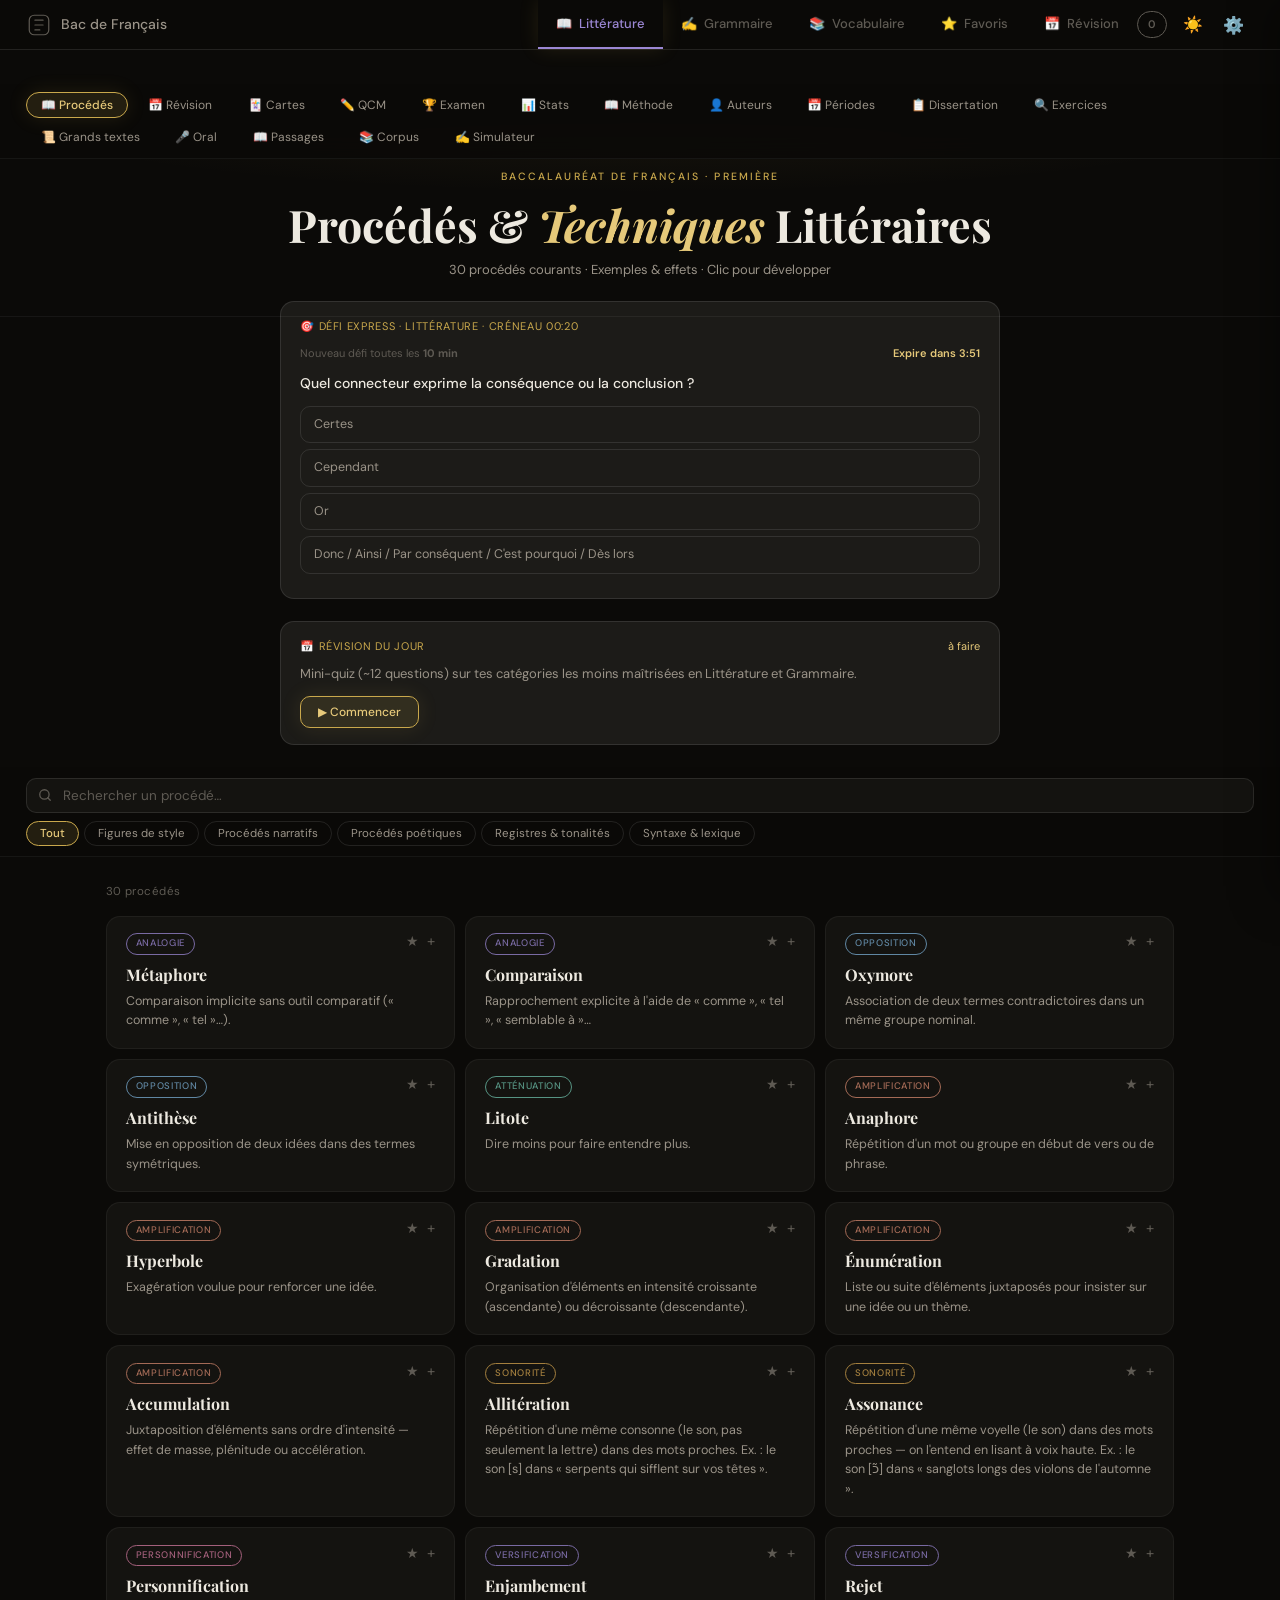
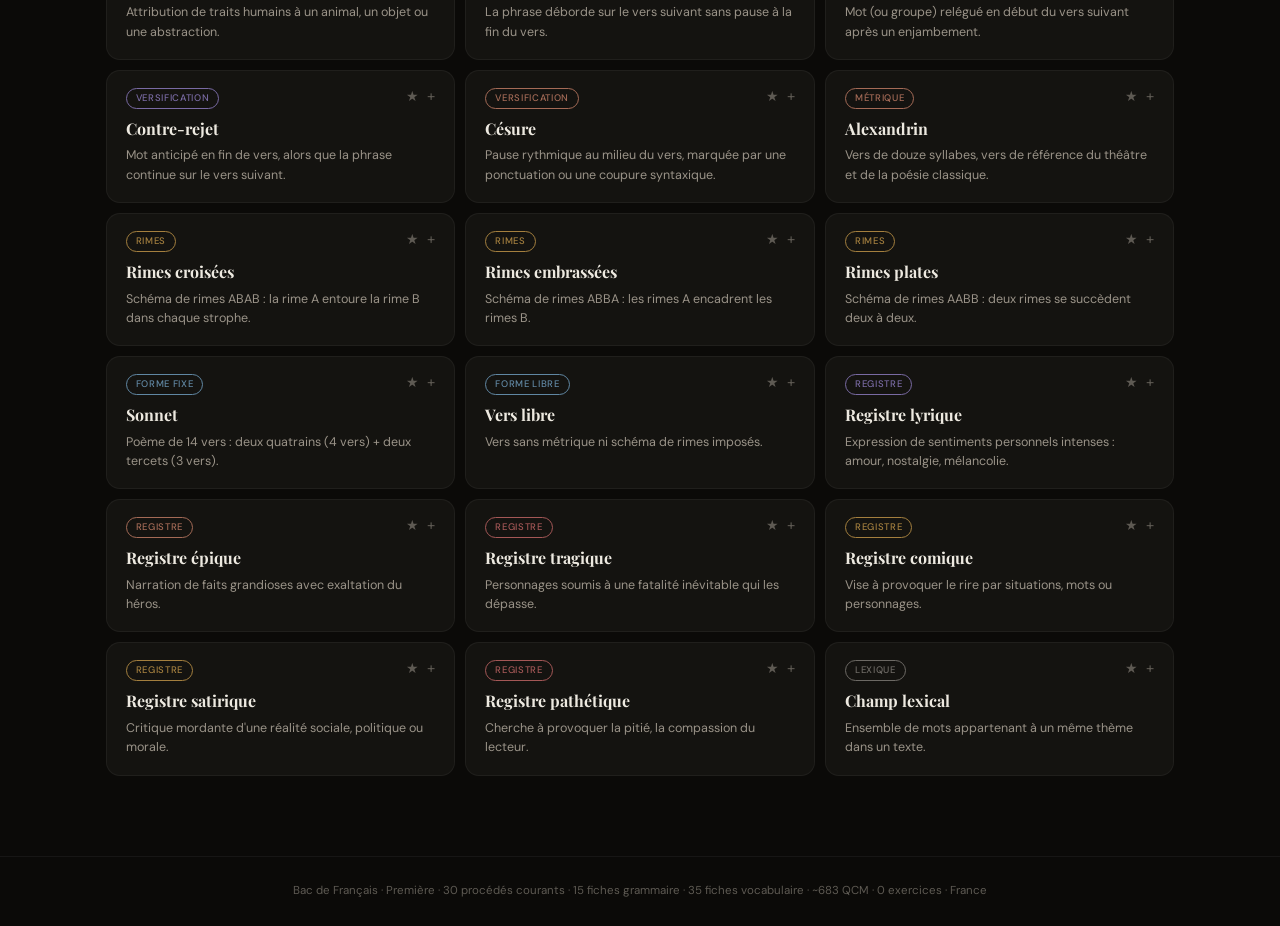
<file: index.html>
<!DOCTYPE html>
<html lang="fr">
<head>
  <meta charset="UTF-8">
  <meta name="viewport" content="width=device-width, initial-scale=1.0">
  <title>Bac de Français — Première</title>
  <link rel="manifest" href="manifest.json">
  <meta name="theme-color" content="#c9a84c">
  <link rel="icon" href="assets/favicon.svg" type="image/svg+xml">
  <link rel="preconnect" href="https://fonts.googleapis.com">
  <link rel="preconnect" href="https://fonts.gstatic.com" crossorigin>
  <link href="https://fonts.googleapis.com/css2?family=Playfair+Display:ital,wght@0,400;0,700;1,400&family=DM+Sans:opsz,wght@9..40,300;9..40,400;9..40,500&display=swap" rel="stylesheet">
  <link rel="stylesheet" href="css/styles.css">
</head>
<body>

<div class="bac-countdown-bar" id="bac-countdown-bar" role="status" aria-live="polite">
  <div class="bac-countdown-inner">
    <span class="bac-countdown-lbl">Passage · <strong>11 juin 2026 · 6h UTC</strong> <span class="bac-countdown-local">(8h Paris)</span></span>
    <span class="bac-countdown-val" id="bac-countdown-val">—</span>
  </div>
</div>
<script src="js/bac-countdown.js"></script>

<nav class="topnav">
  <a class="brand" href="#" onclick="return false" aria-label="Bac de Français">
    <svg class="brand-logo" width="26" height="26" viewBox="0 0 32 32" fill="none" aria-hidden="true">
      <rect x="4" y="4" width="24" height="24" rx="6" stroke="currentColor" stroke-width="1.5"/>
      <path d="M11 10h10M11 16h10M11 22h6" stroke="currentColor" stroke-width="1.5" stroke-linecap="round"/>
    </svg>
    <span class="brand-text">Bac de Français</span>
  </a>
  <span class="profile-nav-badge" id="profile-nav-badge" style="display:none" title="Profil"></span>
  <button class="matiere-tab on" id="mtab-proc" onclick="switchMatiere('proc')" aria-label="Matière Littérature">
    📖 <span class="mlabel">Littérature</span>
  </button>
  <button class="matiere-tab" id="mtab-gram" onclick="switchMatiere('gram')" aria-label="Matière Grammaire">
    ✍️ <span class="mlabel">Grammaire</span>
  </button>
  <button class="matiere-tab" id="mtab-vocab" onclick="switchMatiere('vocab')" aria-label="Matière Vocabulaire">
    📚 <span class="mlabel">Vocabulaire</span>
  </button>
  <button class="matiere-tab" id="mtab-fav" onclick="switchMatiere('fav')" aria-label="Favoris">
    ⭐ <span class="mlabel">Favoris</span>
  </button>
  <button class="matiere-tab daily-review-nav" id="daily-review-nav" onclick="openDailyReview()" aria-label="Révision du jour" title="Révision du jour">
    <span class="daily-nav-badge">📅</span> <span class="mlabel">Révision</span>
  </button>
  <span class="nav-streak" id="streak-badge" style="display:none" title="Série quotidienne"></span>
  <span class="nav-readiness" id="readiness-nav" style="display:none" title="Indice de préparation Bac"></span>
  <button class="icon-btn" id="theme-toggle" onclick="toggleTheme()" title="Thème clair / sombre" aria-label="Basculer le thème clair ou sombre">☀️</button>
  <button class="icon-btn" onclick="openSettings()" title="Paramètres" aria-label="Ouvrir les paramètres" style="font-size:17px">⚙️</button>
</nav>

<div id="settings-mount">
<div class="settings-overlay" id="settings-overlay" onclick="closeSettings()"></div>

<aside class="settings-panel" id="settings-panel">

  <div class="sp-header">
    <span class="sp-title">⚙️ Paramètres</span>
    <button class="sp-close" onclick="closeSettings()">✕</button>
  </div>

  <div class="sp-body">

    <!-- PRESETS -->
    <div class="sp-presets">
      <span class="sp-presets-lbl">Profils rapides :</span>
      <button class="sp-preset-btn" onclick="applySettingsPreset('full')">Complet</button>
      <button class="sp-preset-btn" onclick="applySettingsPreset('revision')">Révision</button>
      <button class="sp-preset-btn" onclick="applySettingsPreset('exam')">Examen</button>
      <button class="sp-preset-btn" onclick="applySettingsPreset('minimal')">Minimal</button>
      <button class="sp-preset-btn" onclick="applySettingsPreset('focus')">Focus</button>
      <button class="sp-preset-btn" onclick="applySettingsPreset('cosy')">Cosy</button>
      <button class="sp-preset-btn" onclick="applyCustomPreset()">Mon profil</button>
      <button class="sp-preset-btn sp-preset-save" onclick="saveCustomPreset()" title="Enregistrer tous les réglages actuels">💾 Sauver</button>
    </div>

    <div class="sp-tabs" id="sp-tabs">
      <button type="button" class="sp-tab on" data-tab="design" onclick="switchSettingsTab('design',this)">🎨 Design</button>
      <button type="button" class="sp-tab" data-tab="interface" onclick="switchSettingsTab('interface',this)">🖥 Interface</button>
      <button type="button" class="sp-tab" data-tab="profile" onclick="switchSettingsTab('profile',this)">👤 Profil</button>
      <button type="button" class="sp-tab" data-tab="learn" onclick="switchSettingsTab('learn',this)">📚 Apprendre</button>
      <button type="button" class="sp-tab" data-tab="data" onclick="switchSettingsTab('data',this)">💾 Données</button>
    </div>
    <div class="sp-search-wrap">
      <input type="search" class="sp-search" id="sp-search" placeholder="Rechercher un réglage…" autocomplete="off"
        oninput="filterSettingsPanel(this.value)">
    </div>

    <!-- APPARENCE -->
    <div class="sp-section" data-sp-tab="design">
      <div class="sp-section-title">🎨 Apparence</div>

      <div class="sp-preview" id="sp-preview"></div>

      <div class="sp-row">
        <div class="sp-label">Thème automatique (système)</div>
        <div class="sp-ctrl">
          <label class="toggle-sw">
            <input type="checkbox" id="sw-themeauto" onchange="applySetting('themeAuto',this.checked)">
            <span class="toggle-knob"></span>
          </label>
        </div>
      </div>

      <div class="sp-row">
        <div class="sp-label">Thème</div>
        <div class="sp-ctrl">
          <div class="seg-ctrl" id="seg-theme">
            <button class="seg-btn" data-val="dark"  onclick="applySetting('theme','dark',this)">🌙 Sombre</button>
            <button class="seg-btn" data-val="light" onclick="applySetting('theme','light',this)">☀️ Clair</button>
          </div>
        </div>
      </div>

      <div class="sp-row">
        <div class="sp-label">Couleur d'accent</div>
        <div class="sp-ctrl">
          <div class="accent-swatches" id="accent-swatches"></div>
          <input type="color" class="sp-color" id="inp-accent-custom" title="Couleur personnalisée"
            onchange="applyCustomAccent(this.value)">
        </div>
      </div>

      <div class="sp-row">
        <div class="sp-label">Style des cartes</div>
        <div class="sp-ctrl">
          <div class="seg-ctrl" id="seg-surface">
            <button class="seg-btn" data-val="default" onclick="applySetting('surfaceStyle','default',this)">Classique</button>
            <button class="seg-btn" data-val="glass" onclick="applySetting('surfaceStyle','glass',this)">Verre</button>
            <button class="seg-btn" data-val="flat" onclick="applySetting('surfaceStyle','flat',this)">Plat</button>
            <button class="seg-btn" data-val="soft" onclick="applySetting('surfaceStyle','soft',this)">Doux</button>
          </div>
        </div>
      </div>

      <div class="sp-row">
        <div class="sp-label">Coins arrondis</div>
        <div class="sp-ctrl">
          <div class="seg-ctrl" id="seg-radius">
            <button class="seg-btn" data-val="sharp" onclick="applySetting('borderRadius','sharp',this)">Vifs</button>
            <button class="seg-btn" data-val="normal" onclick="applySetting('borderRadius','normal',this)">Normal</button>
            <button class="seg-btn" data-val="round" onclick="applySetting('borderRadius','round',this)">Ronds</button>
          </div>
        </div>
      </div>

      <div class="sp-row">
        <div class="sp-label">En-têtes de page</div>
        <div class="sp-ctrl">
          <div class="seg-ctrl" id="seg-hero">
            <button class="seg-btn" data-val="minimal" onclick="applySetting('heroStyle','minimal',this)">Minimal</button>
            <button class="seg-btn" data-val="gradient" onclick="applySetting('heroStyle','gradient',this)">Dégradé</button>
            <button class="seg-btn" data-val="bold" onclick="applySetting('heroStyle','bold',this)">Marqué</button>
          </div>
        </div>
      </div>

      <div class="sp-row">
        <div class="sp-label">Lueur accent (or / couleur)</div>
        <div class="sp-ctrl">
          <label class="toggle-sw">
            <input type="checkbox" id="sw-accentglow" onchange="applySetting('accentGlow',this.checked)">
            <span class="toggle-knob"></span>
          </label>
        </div>
      </div>

      <div class="sp-row">
        <div class="sp-label">Barre compte à rebours Bac</div>
        <div class="sp-ctrl">
          <label class="toggle-sw">
            <input type="checkbox" id="sw-countdown" onchange="applySetting('showCountdownBar',this.checked)">
            <span class="toggle-knob"></span>
          </label>
        </div>
      </div>

      <div class="sp-row">
        <div class="sp-label">Onglets sous-nav</div>
        <div class="sp-ctrl">
          <div class="seg-ctrl" id="seg-navstyle">
            <button class="seg-btn" data-val="default" onclick="applySetting('navStyle','default',this)">Classique</button>
            <button class="seg-btn" data-val="pills" onclick="applySetting('navStyle','pills',this)">Capsules</button>
          </div>
        </div>
      </div>

      <div class="sp-row">
        <div class="sp-label">Fond de page</div>
        <div class="sp-ctrl">
          <div class="seg-ctrl" id="seg-background">
            <button class="seg-btn" data-val="default" onclick="applySetting('backgroundStyle','default',this)">Uni</button>
            <button class="seg-btn" data-val="subtle" onclick="applySetting('backgroundStyle','subtle',this)">Grain</button>
            <button class="seg-btn" data-val="gradient" onclick="applySetting('backgroundStyle','gradient',this)">Dégradé</button>
            <button class="seg-btn" data-val="plain" onclick="applySetting('backgroundStyle','plain',this)">Plat</button>
          </div>
        </div>
      </div>

      <div class="sp-row">
        <div class="sp-label">Couleurs par matière (nav)</div>
        <div class="sp-ctrl">
          <label class="toggle-sw">
            <input type="checkbox" id="sw-matierecolors" onchange="applySetting('matiereColors',this.checked)">
            <span class="toggle-knob"></span>
          </label>
        </div>
      </div>

      <div class="sp-row">
        <div class="sp-label">Bordures des cartes</div>
        <div class="sp-ctrl">
          <div class="seg-ctrl" id="seg-cardborder">
            <button class="seg-btn" data-val="normal" onclick="applySetting('cardBorder','normal',this)">Normal</button>
            <button class="seg-btn" data-val="accent" onclick="applySetting('cardBorder','accent',this)">Accent</button>
            <button class="seg-btn" data-val="minimal" onclick="applySetting('cardBorder','minimal',this)">Minimal</button>
          </div>
        </div>
      </div>

      <div class="sp-row">
        <div class="sp-label">Taille du texte</div>
        <div class="sp-ctrl">
          <div class="seg-ctrl" id="seg-fontsize">
            <button class="seg-btn" data-val="0" onclick="applySetting('fontSize',0,this)">A−</button>
            <button class="seg-btn" data-val="1" onclick="applySetting('fontSize',1,this)">A</button>
            <button class="seg-btn" data-val="2" onclick="applySetting('fontSize',2,this)">A+</button>
          </div>
        </div>
      </div>

      <div class="sp-row">
        <div class="sp-label">Densité d'affichage</div>
        <div class="sp-ctrl">
          <div class="seg-ctrl" id="seg-density">
            <button class="seg-btn" data-val="compact"  onclick="applySetting('density','compact',this)">Compact</button>
            <button class="seg-btn" data-val="normal"   onclick="applySetting('density','normal',this)">Normal</button>
            <button class="seg-btn" data-val="spacious" onclick="applySetting('density','spacious',this)">Aéré</button>
          </div>
        </div>
      </div>

      <div class="sp-row">
        <div class="sp-label">Animations</div>
        <div class="sp-ctrl">
          <label class="toggle-sw">
            <input type="checkbox" id="sw-animations" onchange="applySetting('animations',this.checked)">
            <span class="toggle-knob"></span>
          </label>
        </div>
      </div>

      <div class="sp-row">
        <div class="sp-label">Police</div>
        <div class="sp-ctrl">
          <div class="seg-ctrl" id="seg-fontfamily">
            <button class="seg-btn" data-val="default" onclick="applySetting('fontFamily','default',this)">Mixte</button>
            <button class="seg-btn" data-val="serif" onclick="applySetting('fontFamily','serif',this)">Serif</button>
            <button class="seg-btn" data-val="sans" onclick="applySetting('fontFamily','sans',this)">Sans</button>
            <button class="seg-btn" data-val="system" onclick="applySetting('fontFamily','system',this)">Système</button>
          </div>
        </div>
      </div>

      <div class="sp-row">
        <div class="sp-label">Zoom interface
          <div class="sp-sub" id="uiscale-val-lbl">100%</div>
        </div>
        <div class="sp-ctrl">
          <input type="range" class="sp-range" id="range-uiscale" min="85" max="120" step="5" value="100"
            oninput="applySetting('uiScale',+this.value)">
        </div>
      </div>

      <div class="sp-row">
        <div class="sp-label">Colonnes procédés</div>
        <div class="sp-ctrl">
          <div class="seg-ctrl" id="seg-gridcols">
            <button class="seg-btn" data-val="2" onclick="applySetting('procGridCols',2,this)">2</button>
            <button class="seg-btn" data-val="3" onclick="applySetting('procGridCols',3,this)">3</button>
            <button class="seg-btn" data-val="4" onclick="applySetting('procGridCols',4,this)">4</button>
          </div>
        </div>
      </div>

      <div class="sp-row">
        <div class="sp-label">Panneau paramètres large</div>
        <div class="sp-ctrl">
          <label class="toggle-sw">
            <input type="checkbox" id="sw-spwide" onchange="applySetting('settingsPanelWide',this.checked)">
            <span class="toggle-knob"></span>
          </label>
        </div>
      </div>
    </div>

    <!-- PROFIL -->
    <div class="sp-section" data-sp-tab="profile">
      <div class="sp-section-title">👤 Profil</div>
      <div class="sp-row">
        <div class="sp-label">Titre de l'app</div>
        <div class="sp-ctrl">
          <input type="text" class="sp-text" id="inp-brand" maxlength="48" placeholder="Bac de Français"
            onchange="applySetting('brandTitle',this.value||'Bac de Français')">
        </div>
      </div>
      <div class="sp-row">
        <div class="sp-label">Ton prénom (tableau de bord)</div>
        <div class="sp-ctrl">
          <input type="text" class="sp-text" id="inp-username" maxlength="24" placeholder="Optionnel"
            onchange="applySetting('userName',this.value);applyUiPreferences(true)">
        </div>
      </div>
      <div class="sp-row">
        <div class="sp-label">Emoji profil (nav + dashboard)</div>
        <div class="sp-ctrl">
          <input type="text" class="sp-text sp-text-emoji" id="inp-profile-emoji" maxlength="4" placeholder="📚"
            oninput="applySetting('profileEmoji',this.value);applyUiPreferences(true)">
        </div>
      </div>
      <div class="sp-row">
        <div class="sp-label">Objectif Bac (dashboard)</div>
        <div class="sp-ctrl">
          <input type="text" class="sp-text" id="inp-profile-goal" maxlength="48" placeholder="Ex. Viser 14/20 · mention B"
            onchange="applySetting('profileGoal',this.value);scheduleDashboardUpdate()">
        </div>
      </div>
    </div>

    <!-- NAVIGATION -->
    <div class="sp-section" data-sp-tab="interface">
      <div class="sp-section-title">🧭 Navigation</div>
      <div class="sp-row">
        <div class="sp-label">Matière au démarrage</div>
        <div class="sp-ctrl">
          <div class="seg-ctrl" id="seg-defaultmat">
            <button class="seg-btn" data-val="proc" onclick="applySetting('defaultMatiere','proc',this)">📖 Lit.</button>
            <button class="seg-btn" data-val="gram" onclick="applySetting('defaultMatiere','gram',this)">✍️ Gram.</button>
            <button class="seg-btn" data-val="vocab" onclick="applySetting('defaultMatiere','vocab',this)">📚 Vocab.</button>
            <button class="seg-btn" data-val="fav" onclick="applySetting('defaultMatiere','fav',this)">⭐ Fav.</button>
          </div>
        </div>
      </div>
      <div class="sp-row">
        <div class="sp-label">Mémoriser la dernière page</div>
        <div class="sp-ctrl">
          <label class="toggle-sw">
            <input type="checkbox" id="sw-remember" onchange="applySetting('rememberPage',this.checked)">
            <span class="toggle-knob"></span>
          </label>
        </div>
      </div>
      <div class="sp-row">
        <div class="sp-label">Barre d'onglets (sous-nav)</div>
        <div class="sp-ctrl">
          <label class="toggle-sw">
            <input type="checkbox" id="sw-subnav" onchange="applySetting('showSubnav',this.checked)">
            <span class="toggle-knob"></span>
          </label>
        </div>
      </div>
      <div class="sp-row">
        <div class="sp-label">Nav compacte (icônes seules)</div>
        <div class="sp-ctrl">
          <label class="toggle-sw">
            <input type="checkbox" id="sw-compactnav" onchange="applySetting('compactNav',this.checked)">
            <span class="toggle-knob"></span>
          </label>
        </div>
      </div>
      <div class="sp-row">
        <div class="sp-label">Bandeaux d'intro (hero)</div>
        <div class="sp-ctrl">
          <label class="toggle-sw">
            <input type="checkbox" id="sw-heroes" onchange="applySetting('showHeroSections',this.checked)">
            <span class="toggle-knob"></span>
          </label>
        </div>
      </div>
      <div class="sp-row">
        <div class="sp-label">Pied de page</div>
        <div class="sp-ctrl">
          <label class="toggle-sw">
            <input type="checkbox" id="sw-footers" onchange="applySetting('showFooters',this.checked)">
            <span class="toggle-knob"></span>
          </label>
        </div>
      </div>
      <div class="sp-row">
        <div class="sp-label">Aide clavier (1-4, ←→)</div>
        <div class="sp-ctrl">
          <label class="toggle-sw">
            <input type="checkbox" id="sw-kbhints" onchange="applySetting('showKbHints',this.checked)">
            <span class="toggle-knob"></span>
          </label>
        </div>
      </div>
      <div class="sp-row">
        <div class="sp-label">Défi express (10 min)</div>
        <div class="sp-ctrl">
          <label class="toggle-sw">
            <input type="checkbox" id="sw-daily" onchange="applySetting('showDailyChallenge',this.checked)">
            <span class="toggle-knob"></span>
          </label>
        </div>
      </div>
      <div class="sp-row">
        <div class="sp-label">Délai recherche
          <div class="sp-sub" id="debounce-val-lbl">180ms</div>
        </div>
        <div class="sp-ctrl">
          <input type="range" class="sp-range" id="range-debounce" min="0" max="500" step="20" value="180"
            oninput="applySetting('searchDebounce',+this.value)">
        </div>
      </div>
    </div>

    <!-- QCM -->
    <div class="sp-section" data-sp-tab="learn">
      <div class="sp-section-title">✏️ QCM</div>

      <div class="sp-row">
        <div class="sp-label">Durée du timer
          <div class="sp-sub" id="timer-val-lbl">30s</div>
        </div>
        <div class="sp-ctrl">
          <input type="range" class="sp-range" id="range-timer"
            min="10" max="60" step="5" value="30"
            oninput="applySetting('timerDuration',+this.value)">
        </div>
      </div>

      <div class="sp-row">
        <div class="sp-label">Explications immédiates</div>
        <div class="sp-ctrl">
          <label class="toggle-sw">
            <input type="checkbox" id="sw-expl" onchange="applySetting('showExplIm',this.checked)">
            <span class="toggle-knob"></span>
          </label>
        </div>
      </div>

      <div class="sp-row">
        <div class="sp-label">Raccourcis clavier (1-4)</div>
        <div class="sp-ctrl">
          <label class="toggle-sw">
            <input type="checkbox" id="sw-kb" onchange="applySetting('kbShortcuts',this.checked)">
            <span class="toggle-knob"></span>
          </label>
        </div>
      </div>

      <div class="sp-row">
        <div class="sp-label">% progression par catégorie</div>
        <div class="sp-ctrl">
          <label class="toggle-sw">
            <input type="checkbox" id="sw-catprog" onchange="applySetting('showCatProg',this.checked)">
            <span class="toggle-knob"></span>
          </label>
        </div>
      </div>

      <div class="sp-row">
        <div class="sp-label">Seuil révision ciblée
          <div class="sp-sub" id="revise-val-lbl">&lt; 60%</div>
        </div>
        <div class="sp-ctrl">
          <input type="range" class="sp-range" id="range-revise"
            min="30" max="80" step="10" value="60"
            oninput="applySetting('reviseThresh',this.value/100)">
        </div>
      </div>

      <div class="sp-row">
        <div class="sp-label">Session par défaut</div>
        <div class="sp-ctrl">
          <div class="seg-ctrl" id="seg-qcmsession">
            <button class="seg-btn" data-val="10" onclick="applySetting('qcmSessionSize',10,this);syncSessionChips();mixQ('proc');mixQ('gram')">10</button>
            <button class="seg-btn" data-val="20" onclick="applySetting('qcmSessionSize',20,this);syncSessionChips();mixQ('proc');mixQ('gram')">20</button>
            <button class="seg-btn" data-val="30" onclick="applySetting('qcmSessionSize',30,this);syncSessionChips();mixQ('proc');mixQ('gram')">30</button>
            <button class="seg-btn" data-val="50" onclick="applySetting('qcmSessionSize',50,this);syncSessionChips();mixQ('proc');mixQ('gram')">50</button>
            <button class="seg-btn" data-val="0" onclick="applySetting('qcmSessionSize',0,this);syncSessionChips();mixQ('proc');mixQ('gram')">∞</button>
          </div>
        </div>
      </div>

      <div class="sp-row">
        <div class="sp-label">Mode focus (1 question)</div>
        <div class="sp-ctrl">
          <div class="seg-ctrl" id="seg-qcmfocus">
            <button class="seg-btn" data-val="1" onclick="applySetting('qcmFocusMode',true,this);applyUiPreferences()">On</button>
            <button class="seg-btn" data-val="0" onclick="applySetting('qcmFocusMode',false,this);applyUiPreferences()">Off</button>
          </div>
        </div>
      </div>

      <div class="sp-row">
        <div class="sp-label">Mélanger au reset</div>
        <div class="sp-ctrl">
          <label class="toggle-sw">
            <input type="checkbox" id="sw-qcmshuffle" onchange="applySetting('qcmShuffleOnReset',this.checked)">
            <span class="toggle-knob"></span>
          </label>
        </div>
      </div>

      <div class="sp-row">
        <div class="sp-label">Avance auto après réponse</div>
        <div class="sp-ctrl">
          <label class="toggle-sw">
            <input type="checkbox" id="sw-qcmadvance" onchange="applySetting('qcmAutoAdvance',this.checked)">
            <span class="toggle-knob"></span>
          </label>
        </div>
      </div>

      <div class="sp-row">
        <div class="sp-label">Lien Corpus dans QCM</div>
        <div class="sp-ctrl">
          <label class="toggle-sw">
            <input type="checkbox" id="sw-qcmcorpus" onchange="applySetting('qcmShowCorpusLink',this.checked)">
            <span class="toggle-knob"></span>
          </label>
        </div>
      </div>

      <div class="sp-row">
        <div class="sp-label">Bouton favori ★</div>
        <div class="sp-ctrl">
          <label class="toggle-sw">
            <input type="checkbox" id="sw-qcmfav" onchange="applySetting('qcmShowFavBtn',this.checked)">
            <span class="toggle-knob"></span>
          </label>
        </div>
      </div>
    </div>

    <!-- FLASHCARDS -->
    <div class="sp-section" data-sp-tab="learn">
      <div class="sp-section-title">🃏 Cartes</div>

      <div class="sp-row">
        <div class="sp-label">Retournement auto
          <div class="sp-sub" id="autoflip-lbl">Désactivé</div>
        </div>
        <div class="sp-ctrl">
          <div class="seg-ctrl" id="seg-autoflip">
            <button class="seg-btn" data-val="0" onclick="applySetting('autoFlip',0,this)">Off</button>
            <button class="seg-btn" data-val="3" onclick="applySetting('autoFlip',3,this)">3s</button>
            <button class="seg-btn" data-val="5" onclick="applySetting('autoFlip',5,this)">5s</button>
            <button class="seg-btn" data-val="8" onclick="applySetting('autoFlip',8,this)">8s</button>
          </div>
        </div>
      </div>

      <div class="sp-row">
        <div class="sp-label">Afficher la catégorie</div>
        <div class="sp-ctrl">
          <label class="toggle-sw">
            <input type="checkbox" id="sw-catcard" onchange="applySetting('showCatCard',this.checked)">
            <span class="toggle-knob"></span>
          </label>
        </div>
      </div>
    </div>

    <!-- GAMIFICATION -->
    <div class="sp-section" data-sp-tab="learn">
      <div class="sp-section-title">🎉 Gamification</div>

      <div class="sp-row">
        <div class="sp-label">Effets sonores</div>
        <div class="sp-ctrl">
          <label class="toggle-sw">
            <input type="checkbox" id="sw-sound" onchange="applySetting('soundOn',this.checked)">
            <span class="toggle-knob"></span>
          </label>
        </div>
      </div>

      <div class="sp-row">
        <div class="sp-label">Volume sons
          <div class="sp-sub" id="sound-val-lbl">70%</div>
        </div>
        <div class="sp-ctrl">
          <input type="range" class="sp-range" id="range-sound"
            min="0" max="100" step="5" value="70"
            oninput="applySetting('soundVolume',+this.value)">
        </div>
      </div>

      <div class="sp-row">
        <div class="sp-label">Style sonore
          <div class="sp-sub" id="sound-theme-hint">Arpèges variés · plusieurs variantes par effet</div>
        </div>
        <div class="sp-ctrl">
          <div class="seg-ctrl" id="seg-soundtheme">
            <button class="seg-btn" data-val="classic" onclick="applySetting('soundTheme','classic',this)">Classique</button>
            <button class="seg-btn" data-val="soft" onclick="applySetting('soundTheme','soft',this)">Doux</button>
            <button class="seg-btn" data-val="minimal" onclick="applySetting('soundTheme','minimal',this)">Minimal</button>
            <button class="seg-btn" data-val="arcade" onclick="applySetting('soundTheme','arcade',this)">Arcade</button>
          </div>
        </div>
      </div>

      <div class="sp-row">
        <div class="sp-label">Clics navigation</div>
        <div class="sp-ctrl">
          <label class="toggle-sw">
            <input type="checkbox" id="sw-soundclick" onchange="applySetting('soundClicks',this.checked)">
            <span class="toggle-knob"></span>
          </label>
        </div>
      </div>

      <div class="sp-row">
        <div class="sp-label">Tic minuteur QCM / examen</div>
        <div class="sp-ctrl">
          <label class="toggle-sw">
            <input type="checkbox" id="sw-soundtick" onchange="applySetting('soundTimerTick',this.checked)">
            <span class="toggle-knob"></span>
          </label>
        </div>
      </div>

      <div class="sp-row">
        <div class="sp-label">Aperçu</div>
        <div class="sp-ctrl">
          <button type="button" class="sp-action-btn sp-sound-preview" onclick="previewSound()">🔊 Tester les sons</button>
        </div>
      </div>

      <div class="sp-row">
        <div class="sp-label">Confetti</div>
        <div class="sp-ctrl">
          <label class="toggle-sw">
            <input type="checkbox" id="sw-confetti" onchange="applySetting('confettiOn',this.checked)">
            <span class="toggle-knob"></span>
          </label>
        </div>
      </div>

      <div class="sp-row">
        <div class="sp-label">Seuil confetti
          <div class="sp-sub" id="confetti-val-lbl">≥ 88%</div>
        </div>
        <div class="sp-ctrl">
          <input type="range" class="sp-range" id="range-confetti"
            min="60" max="100" step="5" value="88"
            oninput="applySetting('confettiThr',+this.value)">
        </div>
      </div>

      <div class="sp-row">
        <div class="sp-label">Série quotidienne 🔥</div>
        <div class="sp-ctrl">
          <label class="toggle-sw">
            <input type="checkbox" id="sw-streak" onchange="applySetting('streakOn',this.checked)">
            <span class="toggle-knob"></span>
          </label>
        </div>
      </div>

      <div class="sp-row">
        <div class="sp-label">Badge série 🔥 (nav)</div>
        <div class="sp-ctrl">
          <label class="toggle-sw">
            <input type="checkbox" id="sw-navstreak" onchange="applySetting('showNavStreak',this.checked)">
            <span class="toggle-knob"></span>
          </label>
        </div>
      </div>
    </div>

    <!-- EXAMEN -->
    <div class="sp-section" data-sp-tab="learn">
      <div class="sp-section-title">🏆 Examen blanc</div>
      <div class="sp-row">
        <div class="sp-label">Preset par défaut
          <div class="sp-sub" id="exampreset-lbl">20q·10m</div>
        </div>
        <div class="sp-ctrl">
          <div class="seg-ctrl seg-ctrl-wrap" id="seg-exampreset">
            <button class="seg-btn" data-val="0" onclick="applySetting('examPresetDefault',0,this);_examPreset=0;renderExam()">10</button>
            <button class="seg-btn" data-val="1" onclick="applySetting('examPresetDefault',1,this);_examPreset=1;renderExam()">20</button>
            <button class="seg-btn" data-val="2" onclick="applySetting('examPresetDefault',2,this);_examPreset=2;renderExam()">30</button>
            <button class="seg-btn" data-val="3" onclick="applySetting('examPresetDefault',3,this);_examPreset=3;renderExam()">50</button>
            <button class="seg-btn" data-val="4" onclick="applySetting('examPresetDefault',4,this);_examPreset=4;renderExam()">100</button>
          </div>
        </div>
      </div>
      <div class="sp-row">
        <div class="sp-label">Matière par défaut</div>
        <div class="sp-ctrl">
          <div class="seg-ctrl" id="seg-exammat">
            <button class="seg-btn" data-val="both" onclick="applySetting('examMatDefault','both',this);_examMat='both';renderExam()">Mixte</button>
            <button class="seg-btn" data-val="proc" onclick="applySetting('examMatDefault','proc',this);_examMat='proc';renderExam()">Lit.</button>
            <button class="seg-btn" data-val="gram" onclick="applySetting('examMatDefault','gram',this);_examMat='gram';renderExam()">Gram.</button>
          </div>
        </div>
      </div>
    </div>

    <!-- STATS -->
    <div class="sp-section" data-sp-tab="learn">
      <div class="sp-section-title">📊 Stats &amp; progression</div>
      <div class="sp-row">
        <div class="sp-label">Indice préparation (jauges)</div>
        <div class="sp-ctrl">
          <label class="toggle-sw">
            <input type="checkbox" id="sw-readystats" onchange="applySetting('showReadinessStats',this.checked)">
            <span class="toggle-knob"></span>
          </label>
        </div>
      </div>
      <div class="sp-row">
        <div class="sp-label">Stats avancées (décomposition)</div>
        <div class="sp-ctrl">
          <label class="toggle-sw">
            <input type="checkbox" id="sw-advstats" onchange="applySetting('showStatsAdvanced',this.checked)">
            <span class="toggle-knob"></span>
          </label>
        </div>
      </div>
      <div class="sp-row">
        <div class="sp-label">Badge % nav (préparation)</div>
        <div class="sp-ctrl">
          <label class="toggle-sw">
            <input type="checkbox" id="sw-navready" onchange="applySetting('showNavReadiness',this.checked)">
            <span class="toggle-knob"></span>
          </label>
        </div>
      </div>
      <div class="sp-row">
        <div class="sp-label">Tableau de bord Favoris</div>
        <div class="sp-ctrl">
          <label class="toggle-sw">
            <input type="checkbox" id="sw-bacdash" onchange="applySetting('showBacDashboard',this.checked)">
            <span class="toggle-knob"></span>
          </label>
        </div>
      </div>
    </div>

    <!-- PROBABILITÉS -->
    <div class="sp-section" data-sp-tab="learn">
      <div class="sp-section-title">🎲 Probabilités &amp; modèle</div>

      <div class="sp-row">
        <div class="sp-label">Mode d'estimation
          <div class="sp-sub" id="prob-mode-lbl">Réaliste</div>
        </div>
        <div class="sp-ctrl">
          <div class="seg-ctrl" id="seg-probmode">
            <button class="seg-btn" data-val="prudent" onclick="applySetting('probMode','prudent',this)">Prudent</button>
            <button class="seg-btn" data-val="realistic" onclick="applySetting('probMode','realistic',this)">Réaliste</button>
            <button class="seg-btn" data-val="ambitious" onclick="applySetting('probMode','ambitious',this)">Ambitieux</button>
          </div>
        </div>
      </div>

      <div class="sp-row">
        <div class="sp-label">Prior admis (peu de données)
          <div class="sp-sub" id="prob-prior-lbl">40%</div>
        </div>
        <div class="sp-ctrl">
          <input type="range" class="sp-range" id="range-prob-prior" min="20" max="55" step="1" value="40"
            oninput="applySetting('probPriorAdmis',+this.value)">
        </div>
      </div>

      <div class="sp-row">
        <div class="sp-label">Prior grands textes
          <div class="sp-sub" id="prob-priorgt-lbl">38%</div>
        </div>
        <div class="sp-ctrl">
          <input type="range" class="sp-range" id="range-prob-priorgt" min="20" max="55" step="1" value="38"
            oninput="applySetting('probPriorGtext',+this.value)">
        </div>
      </div>

      <div class="sp-row">
        <div class="sp-label">Rétrécissement bayésien (QCM)
          <div class="sp-sub" id="prob-shrink-lbl">8</div>
        </div>
        <div class="sp-ctrl">
          <input type="range" class="sp-range" id="range-prob-shrink" min="2" max="20" step="1" value="8"
            oninput="applySetting('probShrinkK',+this.value)">
        </div>
      </div>

      <div class="sp-row">
        <div class="sp-label">Rétrécissement examens
          <div class="sp-sub" id="prob-shrinkexam-lbl">2</div>
        </div>
        <div class="sp-ctrl">
          <input type="range" class="sp-range" id="range-prob-shrinkexam" min="1" max="10" step="1" value="2"
            oninput="applySetting('probShrinkKExam',+this.value)">
        </div>
      </div>

      <div class="sp-row">
        <div class="sp-label">Rétrécissement grands textes
          <div class="sp-sub" id="prob-shrinkgt-lbl">4</div>
        </div>
        <div class="sp-ctrl">
          <input type="range" class="sp-range" id="range-prob-shrinkgt" min="2" max="12" step="1" value="4"
            oninput="applySetting('probShrinkKGtext',+this.value)">
        </div>
      </div>

      <div class="sp-row">
        <div class="sp-label">Pente courbe logistique
          <div class="sp-sub" id="prob-steep-lbl">88</div>
        </div>
        <div class="sp-ctrl">
          <input type="range" class="sp-range" id="range-prob-steep" min="60" max="120" step="2" value="88"
            oninput="applySetting('probSteepness',+this.value)">
        </div>
      </div>

      <div class="sp-row">
        <div class="sp-label">Part QCM dans score Bac
          <div class="sp-sub" id="prob-composite-lbl">62% QCM</div>
        </div>
        <div class="sp-ctrl">
          <input type="range" class="sp-range" id="range-prob-composite" min="50" max="80" step="2" value="62"
            oninput="applySetting('probCompositeQcm',+this.value)">
        </div>
      </div>

      <div class="sp-row">
        <div class="sp-label">Poids examens blancs
          <div class="sp-sub" id="prob-wexam-lbl">36%</div>
        </div>
        <div class="sp-ctrl">
          <input type="range" class="sp-range" id="range-prob-wexam" min="5" max="60" step="1" value="36"
            oninput="applySetting('probWeightExam',+this.value)">
        </div>
      </div>

      <div class="sp-row">
        <div class="sp-label">Poids QCM global
          <div class="sp-sub" id="prob-wqcm-lbl">30%</div>
        </div>
        <div class="sp-ctrl">
          <input type="range" class="sp-range" id="range-prob-wqcm" min="5" max="60" step="1" value="30"
            oninput="applySetting('probWeightQcm',+this.value)">
        </div>
      </div>

      <div class="sp-row">
        <div class="sp-label">Poids grands textes
          <div class="sp-sub" id="prob-wgtext-lbl">22%</div>
        </div>
        <div class="sp-ctrl">
          <input type="range" class="sp-range" id="range-prob-wgtext" min="5" max="50" step="1" value="22"
            oninput="applySetting('probWeightGtext',+this.value)">
        </div>
      </div>

      <div class="sp-row">
        <div class="sp-label">Poids exercices repérage
          <div class="sp-sub" id="prob-wexo-lbl">6%</div>
        </div>
        <div class="sp-ctrl">
          <input type="range" class="sp-range" id="range-prob-wexo" min="0" max="20" step="1" value="6"
            oninput="applySetting('probWeightExo',+this.value)">
        </div>
      </div>

      <div class="sp-row">
        <div class="sp-label">Poids défis 10 min
          <div class="sp-sub" id="prob-wchal-lbl">3%</div>
        </div>
        <div class="sp-ctrl">
          <input type="range" class="sp-range" id="range-prob-wchal" min="0" max="15" step="1" value="3"
            oninput="applySetting('probWeightChallenge',+this.value)">
        </div>
      </div>

      <div class="sp-row">
        <div class="sp-label">Poids flashcards
          <div class="sp-sub" id="prob-wcartes-lbl">3%</div>
        </div>
        <div class="sp-ctrl">
          <input type="range" class="sp-range" id="range-prob-wcartes" min="0" max="15" step="1" value="3"
            oninput="applySetting('probWeightCartes',+this.value)">
        </div>
      </div>

      <div class="sp-row">
        <div class="sp-label">Min. questions QCM (signal)
          <div class="sp-sub" id="prob-minqcm-lbl">3</div>
        </div>
        <div class="sp-ctrl">
          <input type="range" class="sp-range" id="range-prob-minqcm" min="1" max="20" step="1" value="3"
            oninput="applySetting('probMinQcmAttempts',+this.value)">
        </div>
      </div>

      <div class="sp-row">
        <div class="sp-label">Min. tentatives par catégorie
          <div class="sp-sub" id="prob-mincat-lbl">3</div>
        </div>
        <div class="sp-ctrl">
          <input type="range" class="sp-range" id="range-prob-mincat" min="1" max="10" step="1" value="3"
            oninput="applySetting('probMinCatAttempts',+this.value)">
        </div>
      </div>

      <div class="sp-row">
        <div class="sp-label">Min. exercices repérage
          <div class="sp-sub" id="prob-minexo-lbl">5</div>
        </div>
        <div class="sp-ctrl">
          <input type="range" class="sp-range" id="range-prob-minexo" min="1" max="20" step="1" value="5"
            oninput="applySetting('probMinExoAttempts',+this.value)">
        </div>
      </div>

      <div class="sp-row">
        <div class="sp-label">Min. défis express
          <div class="sp-sub" id="prob-minchal-lbl">3</div>
        </div>
        <div class="sp-ctrl">
          <input type="range" class="sp-range" id="range-prob-minchal" min="1" max="15" step="1" value="3"
            oninput="applySetting('probMinChallenge',+this.value)">
        </div>
      </div>

      <div class="sp-row">
        <div class="sp-label">Min. cartes flashcards
          <div class="sp-sub" id="prob-mincartes-lbl">8</div>
        </div>
        <div class="sp-ctrl">
          <input type="range" class="sp-range" id="range-prob-mincartes" min="2" max="30" step="1" value="8"
            oninput="applySetting('probMinCarteCards',+this.value)">
        </div>
      </div>

      <div class="sp-row">
        <div class="sp-label">Plafond proba (confiance haute)
          <div class="sp-sub" id="prob-cap-hi-lbl">90%</div>
        </div>
        <div class="sp-ctrl">
          <input type="range" class="sp-range" id="range-prob-cap-hi" min="70" max="95" step="1" value="90"
            oninput="applySetting('probMaxCapHigh',+this.value)">
        </div>
      </div>

      <div class="sp-row">
        <div class="sp-label">Plafond proba (confiance moyenne)
          <div class="sp-sub" id="prob-cap-mid-lbl">82%</div>
        </div>
        <div class="sp-ctrl">
          <input type="range" class="sp-range" id="range-prob-cap-mid" min="60" max="90" step="1" value="82"
            oninput="applySetting('probMaxCapMid',+this.value)">
        </div>
      </div>

      <div class="sp-row">
        <div class="sp-label">Plafond proba (confiance faible)
          <div class="sp-sub" id="prob-cap-lo-lbl">74%</div>
        </div>
        <div class="sp-ctrl">
          <input type="range" class="sp-range" id="range-prob-cap-lo" min="50" max="85" step="1" value="74"
            oninput="applySetting('probMaxCapLow',+this.value)">
        </div>
      </div>

      <div class="sp-row">
        <div class="sp-label">Plafond si n &lt; 5
          <div class="sp-sub" id="prob-capn5-lbl">72%</div>
        </div>
        <div class="sp-ctrl">
          <input type="range" class="sp-range" id="range-prob-capn5" min="40" max="85" step="1" value="72"
            oninput="applySetting('probCapN5',+this.value)">
        </div>
      </div>

      <div class="sp-row">
        <div class="sp-label">Plafond si n &lt; 2
          <div class="sp-sub" id="prob-capn2-lbl">62%</div>
        </div>
        <div class="sp-ctrl">
          <input type="range" class="sp-range" id="range-prob-capn2" min="35" max="75" step="1" value="62"
            oninput="applySetting('probCapN2',+this.value)">
        </div>
      </div>

      <div class="sp-row">
        <div class="sp-label">Plafond si n &lt; 1
          <div class="sp-sub" id="prob-capn1-lbl">48%</div>
        </div>
        <div class="sp-ctrl">
          <input type="range" class="sp-range" id="range-prob-capn1" min="25" max="65" step="1" value="48"
            oninput="applySetting('probCapN1',+this.value)">
        </div>
      </div>

      <div class="sp-row">
        <div class="sp-label">Élargir fourchettes
          <div class="sp-sub" id="prob-band-lbl">+0 pts</div>
        </div>
        <div class="sp-ctrl">
          <input type="range" class="sp-range" id="range-prob-band" min="0" max="15" step="1" value="0"
            oninput="applySetting('probBandSpread',+this.value)">
        </div>
      </div>

      <div class="sp-row">
        <div class="sp-label">Fourchette si données insuffisantes
          <div class="sp-sub" id="prob-band-ins-lbl">12 pts</div>
        </div>
        <div class="sp-ctrl">
          <input type="range" class="sp-range" id="range-prob-band-ins" min="6" max="25" step="1" value="12"
            oninput="applySetting('probBandInsufficient',+this.value)">
        </div>
      </div>

      <div class="sp-row">
        <div class="sp-label">Appliquer les pénalités</div>
        <div class="sp-ctrl">
          <label class="toggle-sw">
            <input type="checkbox" id="sw-prob-penalties" onchange="applySetting('probApplyPenalties',this.checked)">
            <span class="toggle-knob"></span>
          </label>
        </div>
      </div>

      <div class="sp-row">
        <div class="sp-label">Pénalité — pas d'examen
          <div class="sp-sub" id="prob-pen-noexam-lbl">−5</div>
        </div>
        <div class="sp-ctrl">
          <input type="range" class="sp-range" id="range-prob-pen-noexam" min="0" max="15" step="1" value="5"
            oninput="applySetting('probPenaltyNoExam',+this.value)">
        </div>
      </div>

      <div class="sp-row">
        <div class="sp-label">Pénalité — couverture &lt; 12%
          <div class="sp-sub" id="prob-pen-cov12-lbl">−10</div>
        </div>
        <div class="sp-ctrl">
          <input type="range" class="sp-range" id="range-prob-pen-cov12" min="0" max="20" step="1" value="10"
            oninput="applySetting('probPenaltyLowCov12',+this.value)">
        </div>
      </div>

      <div class="sp-row">
        <div class="sp-label">Pénalité — couverture &lt; 25%
          <div class="sp-sub" id="prob-pen-cov25-lbl">−5</div>
        </div>
        <div class="sp-ctrl">
          <input type="range" class="sp-range" id="range-prob-pen-cov25" min="0" max="15" step="1" value="5"
            oninput="applySetting('probPenaltyLowCov25',+this.value)">
        </div>
      </div>

      <div class="sp-row">
        <div class="sp-label">Pénalité — timeouts fréquents
          <div class="sp-sub" id="prob-pen-tout-lbl">−6</div>
        </div>
        <div class="sp-ctrl">
          <input type="range" class="sp-range" id="range-prob-pen-tout" min="0" max="15" step="1" value="6"
            oninput="applySetting('probPenaltyTimeoutHigh',+this.value)">
        </div>
      </div>

      <div class="sp-row">
        <div class="sp-label">Pénalité — quelques timeouts
          <div class="sp-sub" id="prob-pen-toutmid-lbl">−3</div>
        </div>
        <div class="sp-ctrl">
          <input type="range" class="sp-range" id="range-prob-pen-toutmid" min="0" max="10" step="1" value="3"
            oninput="applySetting('probPenaltyTimeoutMid',+this.value)">
        </div>
      </div>

      <div class="sp-row">
        <div class="sp-label">Pénalité — 4+ catégories faibles
          <div class="sp-sub" id="prob-pen-weak4-lbl">−6</div>
        </div>
        <div class="sp-ctrl">
          <input type="range" class="sp-range" id="range-prob-pen-weak4" min="0" max="15" step="1" value="6"
            oninput="applySetting('probPenaltyWeak4',+this.value)">
        </div>
      </div>

      <div class="sp-row">
        <div class="sp-label">Pénalité — 2+ catégories faibles
          <div class="sp-sub" id="prob-pen-weak2-lbl">−3</div>
        </div>
        <div class="sp-ctrl">
          <input type="range" class="sp-range" id="range-prob-pen-weak2" min="0" max="10" step="1" value="3"
            oninput="applySetting('probPenaltyWeak2',+this.value)">
        </div>
      </div>

      <div class="sp-row">
        <div class="sp-label">Inclure défis dans le modèle</div>
        <div class="sp-ctrl">
          <label class="toggle-sw">
            <input type="checkbox" id="sw-prob-challenge" onchange="applySetting('probIncludeChallenge',this.checked)">
            <span class="toggle-knob"></span>
          </label>
        </div>
      </div>

      <div class="sp-row">
        <div class="sp-label">Inclure flashcards</div>
        <div class="sp-ctrl">
          <label class="toggle-sw">
            <input type="checkbox" id="sw-prob-cartes" onchange="applySetting('probIncludeCartes',this.checked)">
            <span class="toggle-knob"></span>
          </label>
        </div>
      </div>

      <div class="sp-row">
        <div class="sp-label">Inclure exercices repérage</div>
        <div class="sp-ctrl">
          <label class="toggle-sw">
            <input type="checkbox" id="sw-prob-exo" onchange="applySetting('probIncludeExo',this.checked)">
            <span class="toggle-knob"></span>
          </label>
        </div>
      </div>

      <div class="sp-row">
        <div class="sp-label">Centre probabilités (Favoris)</div>
        <div class="sp-ctrl">
          <label class="toggle-sw">
            <input type="checkbox" id="sw-prob-hub" onchange="applySetting('probShowHub',this.checked)">
            <span class="toggle-knob"></span>
          </label>
        </div>
      </div>

      <div class="sp-row">
        <div class="sp-label">Catalogue complet (grille)</div>
        <div class="sp-ctrl">
          <label class="toggle-sw">
            <input type="checkbox" id="sw-prob-catalog" onchange="applySetting('probShowCatalogGrid',this.checked)">
            <span class="toggle-knob"></span>
          </label>
        </div>
      </div>

      <div class="sp-row">
        <div class="sp-label">Indicateurs (couverture, régularité)</div>
        <div class="sp-ctrl">
          <label class="toggle-sw">
            <input type="checkbox" id="sw-prob-indicators" onchange="applySetting('probShowIndicators',this.checked)">
            <span class="toggle-knob"></span>
          </label>
        </div>
      </div>

      <div class="sp-row">
        <div class="sp-label">Stats n insuffisant dans le catalogue</div>
        <div class="sp-ctrl">
          <label class="toggle-sw">
            <input type="checkbox" id="sw-prob-insufficient" onchange="applySetting('probShowInsufficient',this.checked)">
            <span class="toggle-knob"></span>
          </label>
        </div>
      </div>

      <div class="sp-row">
        <div class="sp-label">Aperçu proba avant examen</div>
        <div class="sp-ctrl">
          <label class="toggle-sw">
            <input type="checkbox" id="sw-prob-examprev" onchange="applySetting('probShowExamPreview',this.checked)">
            <span class="toggle-knob"></span>
          </label>
        </div>
      </div>

      <div class="sp-row">
        <div class="sp-label">Panneau proba (grands textes)</div>
        <div class="sp-ctrl">
          <label class="toggle-sw">
            <input type="checkbox" id="sw-prob-gtext" onchange="applySetting('probShowGtextPanel',this.checked)">
            <span class="toggle-knob"></span>
          </label>
        </div>
      </div>
    </div>

    <!-- GRANDS TEXTES -->
    <div class="sp-section" data-sp-tab="learn">
      <div class="sp-section-title">📜 Grands textes</div>

      <div class="sp-row">
        <div class="sp-label">Seuil interprétation
          <div class="sp-sub" id="gtext-thr-lbl">28% mots-clés</div>
        </div>
        <div class="sp-ctrl">
          <input type="range" class="sp-range" id="range-gtext-thr" min="20" max="50" step="3" value="28"
            oninput="applySetting('gtextInterpThreshold',+this.value);if(typeof renderGtextWork==='function'&&GTEXT_STATE.phase==='work')renderGtextWork()">
        </div>
      </div>

      <div class="sp-row">
        <div class="sp-label">Longueur min. interprétation
          <div class="sp-sub" id="gtext-min-lbl">15 car.</div>
        </div>
        <div class="sp-ctrl">
          <input type="range" class="sp-range" id="range-gtext-min" min="10" max="40" step="5" value="15"
            oninput="applySetting('gtextMinInterpChars',+this.value)">
        </div>
      </div>

      <div class="sp-row">
        <div class="sp-label">Taille du texte à lire</div>
        <div class="sp-ctrl">
          <div class="seg-ctrl" id="seg-gtextsize">
            <button class="seg-btn" data-val="compact" onclick="applySetting('gtextTextSize','compact',this);syncGtextUiClasses();if(typeof renderGtextWork==='function'&&GTEXT_STATE.phase==='work')renderGtextWork()">Compact</button>
            <button class="seg-btn" data-val="normal" onclick="applySetting('gtextTextSize','normal',this);syncGtextUiClasses();if(typeof renderGtextWork==='function'&&GTEXT_STATE.phase==='work')renderGtextWork()">Normal</button>
            <button class="seg-btn" data-val="large" onclick="applySetting('gtextTextSize','large',this);syncGtextUiClasses();if(typeof renderGtextWork==='function'&&GTEXT_STATE.phase==='work')renderGtextWork()">Grand</button>
          </div>
        </div>
      </div>

      <div class="sp-row">
        <div class="sp-label">Afficher le contexte</div>
        <div class="sp-ctrl">
          <label class="toggle-sw">
            <input type="checkbox" id="sw-gtext-ctx" onchange="applySetting('gtextShowContext',this.checked);if(typeof renderGtextWork==='function'&&GTEXT_STATE.phase==='work')renderGtextWork()">
            <span class="toggle-knob"></span>
          </label>
        </div>
      </div>

      <div class="sp-row">
        <div class="sp-label">Indices procédés + interprétation</div>
        <div class="sp-ctrl">
          <label class="toggle-sw">
            <input type="checkbox" id="sw-gtext-hints" onchange="applySetting('gtextShowHints',this.checked);if(typeof renderGtextWork==='function'&&GTEXT_STATE.phase==='work')renderGtextWork()">
            <span class="toggle-knob"></span>
          </label>
        </div>
      </div>

      <div class="sp-row">
        <div class="sp-label">Masquer les textes déjà faits</div>
        <div class="sp-ctrl">
          <label class="toggle-sw">
            <input type="checkbox" id="sw-gtext-hide" onchange="applySetting('gtextHideCompleted',this.checked);renderGtextesList()">
            <span class="toggle-knob"></span>
          </label>
        </div>
      </div>

      <div class="sp-row">
        <div class="sp-label">Mélanger la liste</div>
        <div class="sp-ctrl">
          <label class="toggle-sw">
            <input type="checkbox" id="sw-gtext-shuf" onchange="applySetting('gtextShuffleList',this.checked);renderGtextesList()">
            <span class="toggle-knob"></span>
          </label>
        </div>
      </div>

      <div class="sp-row">
        <div class="sp-label">Mes textes en premier</div>
        <div class="sp-ctrl">
          <label class="toggle-sw">
            <input type="checkbox" id="sw-gtext-customfirst" onchange="applySetting('gtextShowCustomFirst',this.checked);renderGtextesList()">
            <span class="toggle-knob"></span>
          </label>
        </div>
      </div>
      <div class="sp-row">
        <div class="sp-label">Hub probabilités (liste)</div>
        <div class="sp-ctrl">
          <label class="toggle-sw">
            <input type="checkbox" id="sw-gtext-probhub" onchange="applySetting('gtextShowProbHub',this.checked);renderGtextesList()">
            <span class="toggle-knob"></span>
          </label>
        </div>
      </div>
    </div>

    <!-- EXERCICES & CORPUS -->
    <div class="sp-section" data-sp-tab="learn">
      <div class="sp-section-title">🔍 Exercices &amp; Corpus</div>
      <div class="sp-row">
        <div class="sp-label">Mélanger exercices au reset</div>
        <div class="sp-ctrl">
          <label class="toggle-sw">
            <input type="checkbox" id="sw-exoshuffle" onchange="applySetting('exoShuffleOnReset',this.checked)">
            <span class="toggle-knob"></span>
          </label>
        </div>
      </div>
      <div class="sp-row">
        <div class="sp-label">Corpus vue compacte</div>
        <div class="sp-ctrl">
          <label class="toggle-sw">
            <input type="checkbox" id="sw-corpuscomp" onchange="applySetting('corpusCompact',this.checked)">
            <span class="toggle-knob"></span>
          </label>
        </div>
      </div>
    </div>

    <!-- ACCESSIBILITÉ -->
    <div class="sp-section" data-sp-tab="design">
      <div class="sp-section-title">♿ Accessibilité</div>

      <div class="sp-row">
        <div class="sp-label">Réduire les animations</div>
        <div class="sp-ctrl">
          <label class="toggle-sw">
            <input type="checkbox" id="sw-motion" onchange="applySetting('reduceMotion',this.checked)">
            <span class="toggle-knob"></span>
          </label>
        </div>
      </div>

      <div class="sp-row">
        <div class="sp-label">Contraste élevé</div>
        <div class="sp-ctrl">
          <label class="toggle-sw">
            <input type="checkbox" id="sw-contrast" onchange="applySetting('highContrast',this.checked)">
            <span class="toggle-knob"></span>
          </label>
        </div>
      </div>
    </div>

    <!-- DONNÉES -->
    <div class="sp-section" data-sp-tab="data">
      <div class="sp-section-title">💾 Données</div>

      <div class="sp-row">
        <div class="sp-label">Exporter les paramètres seuls</div>
        <div class="sp-ctrl">
          <button class="sp-action-btn" onclick="exportSettingsOnly()">⬇ Paramètres JSON</button>
        </div>
      </div>

      <div class="sp-row">
        <div class="sp-label">Importer des paramètres</div>
        <div class="sp-ctrl">
          <button class="sp-action-btn" onclick="el('import-settings-input').click()">⬆ Paramètres JSON</button>
          <input type="file" id="import-settings-input" accept=".json" style="display:none" onchange="importSettingsOnly(event)">
        </div>
      </div>

      <div class="sp-row">
        <div class="sp-label">Fiche de révision (questions à revoir)
          <div class="sp-sub">Imprime les QCM avec ratio &lt; seuil « questions difficiles »</div>
        </div>
        <div class="sp-ctrl">
          <button class="sp-action-btn" onclick="printRevisionSheet()">🖨 Fiche de révision</button>
        </div>
      </div>

      <div class="sp-row">
        <div class="sp-label">Comparer mes scores
          <div class="sp-sub">Export compact · import lecture seule · pas de fusion</div>
        </div>
        <div class="sp-ctrl">
          <button class="sp-action-btn" onclick="exportScoreSummary()">⬇ Résumé scores</button>
          <button class="sp-action-btn" onclick="el('import-score-summary-input').click()">⬆ Comparer</button>
          <input type="file" id="import-score-summary-input" accept=".json" style="display:none" onchange="importScoreSummaryForCompare(event)">
          <button class="sp-action-btn sec" type="button" onclick="clearScoreCompare()">✕ Effacer</button>
        </div>
      </div>
      <div id="score-compare-panel" class="score-compare-panel" hidden></div>

      <div class="sp-row">
        <div class="sp-label">Exporter les statistiques</div>
        <div class="sp-ctrl">
          <button class="sp-action-btn" onclick="exportStats()">⬇ Export JSON</button>
        </div>
      </div>

      <div class="sp-row">
        <div class="sp-label">Importer des statistiques</div>
        <div class="sp-ctrl">
          <button class="sp-action-btn" onclick="el('import-input').click()">⬆ Import JSON</button>
          <input type="file" id="import-input" accept=".json" style="display:none" onchange="importStats(event)">
        </div>
      </div>

      <div class="sp-row">
        <div class="sp-label">Textes LL personnalisés
          <div class="sp-sub">Modifications des 16 lectures linéaires · conservées localement</div>
        </div>
        <div class="sp-ctrl">
          <button type="button" class="sp-action-btn" onclick="oralExportOverridesFile()">⬇ Export LL</button>
          <button type="button" class="sp-action-btn danger" onclick="oralResetAllOverrides()">↺ Restaurer originaux</button>
        </div>
      </div>

      <div class="sp-row">
        <div class="sp-label">Réinitialiser les statistiques
          <div class="sp-sub">QCM, examens, textes, exos, cartes, défi · favoris conservés</div>
        </div>
        <div class="sp-ctrl">
          <button type="button" class="sp-action-btn danger" onclick="resetStats()">🔄 Réinitialiser les stats</button>
        </div>
      </div>

      <div class="sp-row">
        <div class="sp-label">Effacer stats + favoris</div>
        <div class="sp-ctrl">
          <button type="button" class="sp-action-btn danger" onclick="resetAll()">🗑 Tout effacer</button>
        </div>
      </div>
    </div>

    <!-- À PROPOS -->
    <div class="sp-section sp-section-about" data-sp-tab="data">
      <div class="sp-section-title">ℹ️ À propos</div>
      <div class="sp-about-text">
        Bac de Français · Première<br>
        … procédés · … fiches grammaire · … QCM<br>
        <span style="color:var(--tx3)">Données stockées localement (localStorage)</span>
      </div>
      <button class="sp-reset-defaults" onclick="resetToDefaults()">↺ Rétablir les paramètres par défaut</button>
    </div>

  </div><!-- /sp-body -->
</aside>

</div>
<div id="pages-mount">
<div id="m-proc" class="matiere on">
  <div class="subnav" id="snav-proc">
    <button class="stab on" id="stab-fiche" onclick="switchPg('proc','p-fiche',this)">📖 Procédés</button>
    <button class="stab" id="stab-daily" onclick="switchPg('proc','p-daily',this)">📅 Révision</button>
    <button class="stab"     onclick="switchPg('proc','p-cartes',this)">🃏 Cartes</button>
    <button class="stab"     onclick="switchPg('proc','p-qcm',this)">✏️ QCM</button>
    <button class="stab"     onclick="switchPg('proc','p-exam',this)">🏆 Examen</button>
    <button class="stab"     onclick="switchPg('proc','p-stat',this)">📊 Stats</button>
    <button class="stab"     onclick="switchPg('proc','p-meth',this)">📖 Méthode</button>
    <button class="stab"     onclick="switchPg('proc','p-auteurs',this)">👤 Auteurs</button>
    <button class="stab"     onclick="switchPg('proc','p-periodes',this)">📅 Périodes</button>
    <button class="stab"     onclick="switchPg('proc','p-dissert',this)">📋 Dissertation</button>
    <button class="stab"     onclick="switchPg('proc','p-exo',this)">🔍 Exercices</button>
    <button class="stab"     onclick="switchPg('proc','p-gtextes',this)">📜 Grands textes</button>
    <button class="stab"     onclick="switchPg('proc','p-oral',this)">🎤 Oral</button>
    <button class="stab"     onclick="switchPg('proc','p-ll-textes',this)">📖 Passages</button>
    <button class="stab"     data-corpus="1" onclick="switchPg('proc','p-corpus',this)">📚 Corpus</button>
    <button class="stab"     data-sim="1" onclick="switchPg('proc','p-sim',this)">✍ Simulateur</button>
  </div>

  <!-- ── Procédés fiches ── -->
  <div id="proc-p-fiche" class="pg on">
    <div class="hero">
      <div class="eyebrow">Baccalauréat de Français · Première</div>
      <h1>Procédés &amp; <em>Techniques</em> Littéraires</h1>
      <p class="hero-sub" id="proc-count-hero">… procédés courants · Exemples &amp; effets · Clic pour développer</p>
    </div>
    <div class="daily-box" id="daily-challenge" style="display:none"></div>
    <div class="daily-box daily-review-hero" id="daily-review-hero" style="display:none"></div>
    <div class="fbar">
      <div class="sbox">
        <svg width="14" height="14" viewBox="0 0 24 24" fill="none" stroke="currentColor" stroke-width="2.2" stroke-linecap="round" stroke-linejoin="round"><circle cx="11" cy="11" r="8"/><line x1="21" y1="21" x2="16.65" y2="16.65"/></svg>
        <input type="text" class="sinput" id="psrch" placeholder="Rechercher un procédé…">
      </div>
      <div class="chips" id="pchips"></div>
    </div>
    <div class="wrap">
      <div class="cbar" id="pcbar"></div>
      <div class="pgrid" id="pgrid"></div>
    </div>
  </div>

  <!-- ── Mode Cartes (Flashcards) ── -->
  <div id="proc-p-cartes" class="pg">
    <div class="wrap-sm">
      <div class="qcm-top">
        <h2>Mode <em>Cartes</em></h2>
        <p class="hero-sub" id="carte-count-hero" style="margin:0;font-size:12px">… cartes · Programme bac</p>
        <div style="display:flex;gap:7px;align-items:center;flex-wrap:wrap">
          <span id="carte-prog" style="font-size:12px;color:var(--tx2)">0 / 0</span>
          <button class="sbtn" onclick="carteShuffle()">🔀 Mélanger</button>
          <button class="sbtn" onclick="carteReset()">↺ Recommencer</button>
        </div>
      </div>
      <div class="chips" id="carte-chips" style="margin-bottom:1rem"></div>
      <div class="ptrack" style="margin-bottom:1.2rem"><div class="pfill" id="carte-pbar" style="width:0%"></div></div>
      <div class="kb-info">
        <span><kbd>Espace</kbd> retourner</span>
        <span><kbd>←</kbd><kbd>→</kbd> naviguer</span>
      </div>
      <div id="carte-cont"></div>
    </div>
  </div>

  <!-- ── Mode Examen ── -->
  <div id="proc-p-exam" class="pg">
    <div class="wrap-sm">
      <p class="hero-sub" id="exam-count-hero" style="text-align:center;margin:0 0 .8rem;font-size:12px">…</p>
      <div id="exam-cont"></div>
    </div>
  </div>

  <!-- ── Révision du jour ── -->
  <div id="proc-p-daily" class="pg">
    <div class="wrap-sm">
      <div class="qcm-top">
        <h2>📅 Révision <em>du jour</em></h2>
        <div style="display:flex;gap:7px;align-items:center;flex-wrap:wrap">
          <div class="scorepill">Score : <b id="dailyqsc">0</b> / <b id="dailyqtot">0</b></div>
          <button class="sbtn" onclick="startDailyReview()">↺ Relancer</button>
        </div>
      </div>
      <div id="daily-review-intro" class="daily-review-intro"></div>
      <div style="margin-bottom:1.1rem">
        <div class="ptrack"><div class="pfill" id="dailyqbar" style="width:0%"></div></div>
        <div class="plbl" id="dailyqprog">0 question répondue</div>
      </div>
      <div id="daily-qcont"></div>
    </div>
  </div>

  <!-- ── QCM Littérature ── -->
  <div id="proc-p-qcm" class="pg">
    <div class="wrap-sm">
      <div class="qcm-top">
        <h2>QCM <em>Littérature</em> <span class="qcm-count" id="qcm-count-proc"></span></h2>
        <div style="display:flex;gap:7px;align-items:center;flex-wrap:wrap">
          <div class="scorepill">Score : <b id="pqsc">0</b> / <b id="pqtot">0</b></div>
          <button class="sbtn" id="ptimer-btn" onclick="toggleTimer('proc')" title="Timer 30s par question">⏱ Timer</button>
          <button class="revise-btn" id="previse-btn" onclick="toggleRevise('proc')" title="Réviser les questions difficiles">🎯 Ciblée</button>
          <button class="sbtn" id="pfocus-btn" onclick="toggleQcmFocus('proc')" title="Une question à la fois">🔍 Focus</button>
          <button class="sbtn" onclick="mixQ('proc')">🔀 Mélanger</button>
          <button class="pbtn" onclick="resetQ('proc')">↺ Recommencer</button>
        </div>
      </div>
      <div class="session-bar">
        <span class="session-lbl">Session :</span>
        <div class="chips chips-inline" id="p-session-chips">
          <button class="chip" onclick="setQcmSession(10,this)">10</button>
          <button class="chip on" onclick="setQcmSession(20,this)">20</button>
          <button class="chip" onclick="setQcmSession(30,this)">30</button>
          <button class="chip" onclick="setQcmSession(50,this)">50</button>
          <button class="chip" onclick="setQcmSession(100,this)">100</button>
          <button class="chip" onclick="setQcmSession(0,this)">Toutes</button>
        </div>
      </div>
      <div style="margin-bottom:1.1rem">
        <div class="ptrack"><div class="pfill" id="pqbar" style="width:0%"></div></div>
        <div class="plbl" id="pqprog">0 question répondue</div>
      </div>
      <div class="kb-info" style="margin-bottom:.8rem">
          <span><kbd>1</kbd><kbd>2</kbd><kbd>3</kbd><kbd>4</kbd> répondre</span>
          <span><kbd>←</kbd><kbd>→</kbd> naviguer (mode focus)</span>
          <span><kbd>★</kbd> favori</span>
      </div>
      <div class="chips" id="pqcats" style="margin-bottom:1.2rem"></div>
      <div id="pqcont"></div>
    </div>
  </div>

  <!-- ── Stats Littérature ── -->
  <div id="proc-p-stat" class="pg">
    <div class="wrap">
      <div style="display:flex;align-items:center;justify-content:space-between;flex-wrap:wrap;gap:1rem;margin-bottom:1.6rem">
        <h2 style="font-family:'Playfair Display',serif;font-size:1.5rem;font-weight:700">
          Stats <em style="font-style:italic;color:var(--gold2)">Littérature</em>
        </h2>
        <div style="display:flex;gap:7px">
          <button class="sbtn" onclick="printRevisionSheet()">🖨 Fiche à revoir</button>
          <button class="sbtn" onclick="window.print()">🖨 Imprimer</button>
          <button class="rst-btn" onclick="clearSt('proc')">Réinitialiser</button>
        </div>
      </div>
      <div id="preadiness"></div>
      <div id="pexamprob"></div>
      <div class="kpig" id="pkpis"></div>
      <div class="charts">
        <div class="cbox cbox-wide"><div class="ctitle">⏱ Temps passé</div><div id="ptime"></div></div>
      </div>
      <div class="charts">
        <div class="cbox cbox-wide"><div class="ctitle">Décomposition de l'indice (100 pts)</div><div id="pfactors"></div></div>
      </div>
      <div class="charts">
        <div class="cbox"><div class="ctitle">Maîtrise par catégorie</div><div id="pmastery"></div></div>
        <div class="cbox"><div class="ctitle">Recommandations</div><div id="precommend"></div></div>
      </div>
      <div class="charts">
        <div class="cbox"><div class="ctitle">Score par catégorie</div><div id="pradar"></div></div>
        <div class="cbox"><div class="ctitle">Historique sessions (14 dernières)</div><div class="tl" id="ptl"></div></div>
      </div>
      <div class="charts">
        <div class="cbox"><div class="ctitle">Examens blancs</div><div id="pexams"></div></div>
        <div class="cbox"><div class="ctitle">Questions difficiles</div><div id="phard"></div></div>
      </div>
      <div class="charts">
        <div class="cbox cbox-wide"><div class="ctitle">Défis express (10 min)</div><div id="pchallenge"></div></div>
      </div>
      <div class="charts">
        <div class="cbox cbox-wide"><div class="ctitle">Dernières parties</div><div id="phist"></div></div>
      </div>
    </div>
  </div>

  <!-- ── Méthode commentaire ── -->
  <div id="proc-p-meth" class="pg">
    <div class="wrap-sm">
      <div class="mhero">
        <h2>Méthode du <em>Commentaire de texte</em></h2>
        <p>Bac de Français · Première · Voie générale — Étapes, IPCI, phrases-modèles, pièges &amp; plans</p>
      </div>

      <div class="msec">Introduction raccourcie — 5 temps</div>
      <p class="meth-intro-lead">Modèle d'introduction tel que dans <code>docs/intro version raccourcie.docx</code> — amorce historique, auteur, extrait, problématique, annonce du plan.</p>
      <p class="meth-doc-source">Source : <code>docs/intro version raccourcie.docx</code> · <button type="button" class="corpus-inline-btn" onclick="openCorpusRef('M-INTRO')">M-INTRO</button> · <button type="button" class="corpus-inline-btn" onclick="openCorpusRef('M-TRANS')">M-TRANS</button></p>
      <div class="step"><div class="stepn">1</div><div><div class="stept">L'Amorce (Le contexte et la rupture)</div><div class="stepb">Depuis toujours la littérature permet aux auteurs d'exprimer leur vision du monde et de questionner la société dans laquelle ils vivent. Si le <em>[Siècle précédent]</em> était marqué par <em>[Caractéristique de l'ancien mouvement]</em>, le <em>[Siècle de l'auteur]</em> voit naître <em>[Caractéristique du nouveau mouvement]</em>.</div></div></div>
      <div class="step"><div class="stepn">2</div><div><div class="stept">Présentation de l'auteur et de l'œuvre</div><div class="stepb">C'est dans ce contexte que s'inscrit <em>[Nom de l'auteur]</em>, Dramaturge / Romancier / Philosophe majeur de cette période. Il/elle publie en <em>[Année]</em> son œuvre <em>[Titre de l'œuvre]</em>.</div></div></div>
      <div class="step"><div class="stepn">3</div><div><div class="stept">Situation et présentation de l'extrait</div><div class="stepb">Dans cet extrait, l'auteur traite de <em>[Thème général du texte]</em> en utilisant <em>[ton ou registre]</em>.</div></div></div>
      <div class="step"><div class="stepn">4</div><div><div class="stept">Problématique</div><div class="stepb">À travers l'étude de ce passage, nous nous demanderons comment <em>[Problématique : ex. renouvelle les codes du genre pour dénoncer une injustice / parvient à rendre compte de la complexité psychologique du personnage]</em>.</div></div></div>
      <div class="step"><div class="stepn">5</div><div><div class="stept">Annonce du plan</div><div class="stepb">Pour répondre à cette question, nous analyserons dans un premier temps <em>[Mouvement 1]</em>, avant d'étudier <em>[Mouvement 2]</em>.</div></div></div>

      <div class="msec">Le « Récap' Express » — transitions d'époque (Le choc des époques)</div>
      <p class="meth-intro-lead">Formules de rupture pour articuler deux périodes littéraires dans l'amorce.</p>
      <div class="pcrd"><h4>Du Baroque au Classicisme (XVII<sup>e</sup>)</h4>
        <div class="pr"><span class="prl">Rupture</span><span class="prv">Liberté totale pour le théâtre → un théâtre qui devient un modèle de moralité avec notamment Molière, Racine et Abbé Prévost.</span></div>
      </div>
      <div class="pcrd"><h4>Du Classicisme aux Lumières (XVII<sup>e</sup> au XVIII<sup>e</sup>)</h4>
        <div class="pr"><span class="prl">Rupture</span><span class="prv">Un théâtre qui devient un modèle de moralité → devient un outil pour faire progresser l'humanité et combattre les préjugés, notamment avec Voltaire et Diderot.</span></div>
      </div>
      <div class="pcrd"><h4>Des Lumières au Romantisme (XVIII<sup>e</sup> au XIX<sup>e</sup>)</h4>
        <div class="pr"><span class="prl">Rupture</span><span class="prv">Un outil pour faire progresser l'humanité et combattre les préjugés → qui exalte la subjectivité, la puissance de la nature et le « mal du siècle », notamment avec Alexandre Dumas et Alfred de Musset.</span></div>
      </div>
      <div class="pcrd"><h4>Du Romantisme au Réalisme puis Naturalisme (XIX<sup>e</sup>)</h4>
        <div class="pr"><span class="prl">Rupture</span><span class="prv">Qui exalte la subjectivité, la puissance de la nature et le « mal du siècle » → miroir du réel influencé par le développement des sciences et de la sociologie, notamment avec Émile Zola et Alexandre Dumas fils.</span></div>
      </div>
      <div class="pcrd"><h4>Du XIX<sup>e</sup> au XX<sup>e</sup> (Contemporain)</h4>
        <div class="pr"><span class="prl">Rupture</span><span class="prv">Miroir du réel influencé par le développement des sciences et de la sociologie → exploration des tensions familiales et de l'absurdité de la condition humaine, notamment avec Mouawad et Albert Camus (importance des didascalies).</span></div>
      </div>

      <div class="msec">Les 6 étapes en salle d'examen</div>
      <div class="step"><div class="stepn">1</div><div><span class="steptime">⏱ 5 min</span><div class="stept">Lire le texte attentivement (2 fois)</div><div class="stepb">Première lecture <strong>globale</strong> pour saisir le sens. Deuxième lecture <strong>crayon en main</strong> : souligne les procédés, les mots importants, les ruptures de ton. Note dans la marge champs lexicaux et premières impressions.</div></div></div>
      <div class="step"><div class="stepn">2</div><div><span class="steptime">⏱ 10 min</span><div class="stept">Identifier le projet de l'auteur</div><div class="stepb"><ul><li><strong>Qui parle ?</strong> (narrateur, locuteur poétique, personnage)</li><li><strong>De quoi ?</strong> (thème central)</li><li><strong>Dans quel but ?</strong> (convaincre, émouvoir, dénoncer…)</li><li><strong>Quel registre ?</strong> (lyrique, épique, satirique, tragique…)</li><li><strong>Quel genre ?</strong> (poème, récit, théâtre, essai)</li></ul></div></div></div>
      <div class="step"><div class="stepn">3</div><div><span class="steptime">⏱ 15 min</span><div class="stept">Construire le plan (2 ou 3 axes thématiques)</div><div class="stepb">Chaque axe doit être étayé par des procédés précis. <strong>Évite absolument</strong> le plan chronologique (ligne par ligne) : c'est une paraphrase déguisée.</div></div></div>
      <div class="step"><div class="stepn">4</div><div><span class="steptime">⏱ 5 min</span><div class="stept">Rédiger l'introduction</div><div class="stepb"><ul><li><strong>Présentation du texte</strong> : auteur, œuvre, date, genre</li><li><strong>Situation dans l'œuvre</strong> (si connue)</li><li><strong>Problématique</strong> : question que le texte soulève</li><li><strong>Annonce du plan</strong> en 2 ou 3 mouvements</li></ul></div></div></div>
      <div class="step"><div class="stepn">5</div><div><span class="steptime">⏱ 40 min</span><div class="stept">Rédiger le développement (méthode IPCI)</div><div class="stepb"><strong>Idée → Procédé → Citation → Interprétation</strong> pour chaque paragraphe. Articule les parties avec des transitions rédigées.</div></div></div>
      <div class="step"><div class="stepn">6</div><div><span class="steptime">⏱ 5 min</span><div class="stept">Rédiger la conclusion</div><div class="stepb"><ul><li><strong>Bilan</strong> : réponds à la problématique</li><li><strong>Ouverture</strong> : rapprochement avec une autre œuvre ou un mouvement</li></ul>N'introduis <strong>jamais</strong> d'éléments nouveaux.</div></div></div>

      <div class="msec">La méthode IPCI — analyser un procédé</div>
      <div class="ipci">
        <div class="mblock"><h4>① Idée</h4><p>Formule l'interprétation à défendre.<br><span style="color:var(--tx3)">« Le poète exprime sa mélancolie face au temps. »</span></p></div>
        <div class="mblock"><h4>② Procédé</h4><p>Nomme précisément la figure ou le procédé.<br><span style="color:var(--tx3)">« L'assonance en [ɔ̃]… »</span></p></div>
        <div class="mblock"><h4>③ Citation</h4><p>Cite brièvement entre guillemets, avec numéro de ligne.<br><span style="color:var(--tx3)">« …dans « sanglots longs / des violons » (v. 1-2)… »</span></p></div>
        <div class="mblock"><h4>④ Interprétation</h4><p>Explique l'effet et son lien au sens global.<br><span style="color:var(--tx3)">« …crée une musique lancinante qui traduit la tristesse. »</span></p></div>
      </div>

      <div class="msec">Phrases-modèles</div>
      <div class="phm"><span>Introduction — présentation</span>Ce texte, extrait de <em>[œuvre]</em> de <em>[auteur]</em> (<em>[date]</em>), appartient au genre de <em>[genre]</em> et relève du registre <em>[registre]</em>.</div>
      <div class="phm"><span>Problématique</span>À travers l'étude de ce passage, nous nous demanderons comment <em>[Problématique : ex. renouvelle les codes du genre pour dénoncer une injustice / parvient à rendre compte de la complexité psychologique du personnage]</em>.</div>
      <div class="phm"><span>Transition</span>Après avoir montré que <em>[axe 1]</em>, il convient d'examiner comment <em>[axe 2]</em>.</div>
      <div class="phm"><span>Analyse IPCI</span>L'emploi de <em>[procédé]</em> dans « <em>[citation]</em> » traduit <em>[interprétation]</em>, renforçant l'impression de <em>[effet global]</em>.</div>
      <div class="phm"><span>Conclusion — bilan</span>Ainsi, à travers <em>[procédé 1]</em> et <em>[procédé 2]</em>, <em>[auteur]</em> parvient à <em>[réponse à la problématique]</em>.</div>
      <div class="phm"><span>Conclusion — ouverture</span>Ce texte entre en résonance avec <em>[autre œuvre]</em>, qui traite de la même question sous un angle différent.</div>

      <div class="msec">Pièges &amp; astuces</div>
      <div class="g2">
        <div class="mblock piege"><h4>✗ La paraphrase</h4><p>Raconter le texte avec d'autres mots n'est pas analyser. Chaque affirmation doit être justifiée par un procédé et une citation précise.</p></div>
        <div class="mblock astuce"><h4>✓ Interpréter, pas décrire</h4><p>Ne pas se contenter de nommer un procédé. Toujours expliquer <strong>pourquoi</strong> l'auteur l'utilise et <strong>quel effet</strong> il produit.</p></div>
        <div class="mblock piege"><h4>✗ Le plan chronologique</h4><p>Analyser ligne par ligne = paraphrase déguisée. Il faut un plan thématique répondant à la problématique.</p></div>
        <div class="mblock astuce"><h4>✓ Varier les niveaux d'analyse</h4><p>Mobilise des procédés à différents niveaux : lexical, syntaxique, stylistique, rythmique.</p></div>
        <div class="mblock piege"><h4>✗ Les citations trop longues</h4><p>Une citation efficace est courte et précise. Tronque avec « […] » si besoin.</p></div>
        <div class="mblock astuce"><h4>✓ Contextualiser l'auteur</h4><p>Mentionner le mouvement littéraire (romantisme, surréalisme…) donne de la profondeur à l'analyse.</p></div>
      </div>

      <div class="msec">Plans-types selon le genre</div>
      <div class="pcrd"><h4>Texte poétique</h4>
        <div class="pr"><span class="prl">Axe 1</span><span class="prv">Le lyrisme : « je » lyrique, figures d'analogie, expression des émotions.</span></div>
        <div class="pr"><span class="prl">Axe 2</span><span class="prv">Le travail formel : versification, effets sonores, enjambements.</span></div>
        <div class="pr"><span class="prl">Axe 3</span><span class="prv">La portée universelle : dialogue avec le lecteur, inscription dans un mouvement.</span></div>
      </div>
      <div class="pcrd"><h4>Texte narratif</h4>
        <div class="pr"><span class="prl">Axe 1</span><span class="prv">La construction du récit : point de vue narratif, rythme, structure temporelle.</span></div>
        <div class="pr"><span class="prl">Axe 2</span><span class="prv">La caractérisation des personnages : portrait, discours, rapport au monde.</span></div>
        <div class="pr"><span class="prl">Axe 3</span><span class="prv">Le projet de l'auteur : registre dominant, visée critique ou esthétique.</span></div>
      </div>
      <div class="pcrd"><h4>Texte théâtral</h4>
        <div class="pr"><span class="prl">Axe 1</span><span class="prv">La dramaturgie : enjeux de la scène, progression dramatique, rapports de force.</span></div>
        <div class="pr"><span class="prl">Axe 2</span><span class="prv">La langue dramatique : tirades/stichomythies, registre, figures de style.</span></div>
        <div class="pr"><span class="prl">Axe 3</span><span class="prv">La dimension spectaculaire : didascalies, double énonciation.</span></div>
      </div>

    </div>
  </div>

  <!-- ── Principaux auteurs ── -->
  <div id="proc-p-auteurs" class="pg">
    <div class="hero">
      <div class="eyebrow">Baccalauréat de Français · Révisions</div>
      <h1>Principaux <em>auteurs</em></h1>
      <p class="hero-sub" id="auteurs-count-hero">Genre · Dates · Mouvement · Œuvres principales</p>
    </div>
    <div class="wrap-sm">
      <p class="auteurs-intro">Fiches pour le bac : clique sur un auteur pour voir les <strong>repères d'introduction</strong> (5 temps), mouvement, œuvres et développement.</p>
      <p class="meth-doc-source">Source : <code>docs/Principaux auteurs.docx</code> · voir aussi le <button type="button" class="corpus-inline-btn" onclick="openCorpusCat('Principaux auteurs')">Corpus · Principaux auteurs</button> (<code>AU-…</code>)</p>
      <div class="auteurs-toolbar">
        <div class="sbox auteurs-search-box">
          <svg width="14" height="14" viewBox="0 0 24 24" fill="none" stroke="currentColor" stroke-width="2.2"><circle cx="11" cy="11" r="8"/><line x1="21" y1="21" x2="16.65" y2="16.65"/></svg>
          <input type="text" class="sinput" id="auteurs-search" placeholder="Rechercher un auteur, un mouvement, une œuvre…">
        </div>
        <span class="auteurs-summary" id="auteurs-summary"></span>
      </div>
      <div class="auteurs-filters">
        <span class="auteurs-filter-label">Genre</span>
        <div class="chips" id="auteurs-genre-chips"></div>
      </div>
      <div id="auteurs-list" class="auteurs-list"></div>
    </div>
  </div>

  <!-- ── Périodes & mouvements ── -->
  <div id="proc-p-periodes" class="pg">
    <div class="hero">
      <div class="eyebrow">Baccalauréat de Français · Révisions</div>
      <h1>Périodes &amp; <em>mouvements</em></h1>
      <p class="hero-sub" id="periodes-count-hero">À partir du XVIIe siècle · Roman · Théâtre · Poésie</p>
    </div>
    <div class="wrap">
      <p class="periodes-intro">Chronologie des <strong>mouvements littéraires</strong> depuis le <strong>XVIIe siècle</strong>. Pour chaque mouvement : la <strong>première œuvre repère</strong> (texte fondateur du genre) et deux <strong>grands auteurs</strong>.</p>
      <div class="periodes-toolbar">
        <div class="sbox periodes-search-box">
          <svg width="14" height="14" viewBox="0 0 24 24" fill="none" stroke="currentColor" stroke-width="2.2"><circle cx="11" cy="11" r="8"/><line x1="21" y1="21" x2="16.65" y2="16.65"/></svg>
          <input type="text" class="sinput" id="periodes-search" placeholder="Rechercher un mouvement, une œuvre, un auteur…">
        </div>
        <span class="periodes-summary" id="periodes-summary"></span>
      </div>
      <div class="periodes-filters">
        <span class="periodes-filter-label">Genre</span>
        <div class="chips" id="periodes-genre-chips"></div>
      </div>
      <div id="periodes-list" class="periodes-list"></div>
    </div>
  </div>

  <!-- ── Exercices ── -->
  <div id="proc-p-exo" class="pg">
    <div class="hero">
      <div class="eyebrow">Baccalauréat de Français · Exercices appliqués</div>
      <h1>Exercices sur <em>textes réels</em></h1>
      <p class="hero-sub" id="exo-count-hero">… exercices · Réponses écrites · Extraits · Corrigés</p>
      <p class="exo-mode-note">Saisissez procédé, terme ou réponse — pas de choix multiples.</p>
    </div>
    <div class="wrap-sm">
      <div class="exo-top-bar" style="margin-top:1.4rem">
        <div style="display:flex;gap:7px;align-items:center;flex-wrap:wrap">
          <div class="scorepill">Score : <b id="eqsc">0</b> / <b id="eqtot">0</b></div>
          <button class="sbtn" onclick="mixExo()">🔀 Mélanger</button>
          <button class="revise-btn" id="exorevise-btn" onclick="toggleReviseExo()" title="Exercices difficiles">🎯 Ciblée</button>
          <button class="pbtn" onclick="resetExo()">↺ Recommencer</button>
        </div>
      </div>
      <div style="margin-bottom:.9rem">
        <div class="ptrack"><div class="pfill" id="eqbar" style="width:0%"></div></div>
        <div class="plbl" id="eqprog">0 exercice répondu</div>
      </div>
      <!-- Filtre catégorie -->
      <div class="exo-filters">
        <span class="exo-filter-lbl">Catégorie :</span>
        <div class="chips" id="exo-cats"></div>
      </div>
      <!-- Filtre difficulté -->
      <div class="exo-filters">
        <span class="exo-filter-lbl">Niveau :</span>
        <div class="chips" id="exo-diffs"></div>
      </div>
      <div id="exo-cont"></div>
    </div>
  </div>

  <!-- ── Grands textes ── -->
  <div id="proc-p-gtextes" class="pg">
    <div class="hero">
      <div class="eyebrow">Baccalauréat de Français · Commentaire guidé</div>
      <h1>Grands <em>textes</em></h1>
      <p class="hero-sub" id="gtextes-count-hero">Poésie, théâtre, roman, fable… · Repère les procédés · Corrigé détaillé</p>
    </div>
    <div class="wrap-sm">
      <div id="gtextes-list-view">
        <p class="gtextes-intro">Extraits de <strong>tous les genres</strong> du programme : <strong>732</strong> fiches analysables · banque de <strong>10 000</strong> passages probables pour l'intro (simulateur de commentaire). Repère les procédés, citation + IPCI, corrigé détaillé.</p>
        <div class="gtext-intro-sim-strip" id="gtext-intro-sim-strip"></div>
        <div id="gtext-prob-hub"></div>
        <div class="gtextes-toolbar">
          <div class="sbox gtextes-search-box">
            <svg width="14" height="14" viewBox="0 0 24 24" fill="none" stroke="currentColor" stroke-width="2.2"><circle cx="11" cy="11" r="8"/><line x1="21" y1="21" x2="16.65" y2="16.65"/></svg>
            <input type="text" class="sinput" id="gtextes-search" placeholder="Rechercher titre, auteur, genre…">
          </div>
          <span class="gtextes-summary" id="gtextes-summary"></span>
          <button class="sbtn" onclick="gtextToggleCustomForm(true)">+ Mon texte</button>
        </div>
        <div id="gtextes-custom-form" class="hidden"></div>
        <div class="gtextes-filters">
          <div class="gtextes-filter-row">
            <span class="gtextes-filter-label">Genre</span>
            <div class="chips" id="gtextes-genre-chips"></div>
          </div>
          <div class="gtextes-filter-row">
            <span class="gtextes-filter-label">Niveau</span>
            <div class="chips" id="gtextes-diff-chips"></div>
          </div>
          <div class="gtextes-filter-row">
            <span class="gtextes-filter-label">Tri</span>
            <div class="chips" id="gtextes-sort-chips"></div>
          </div>
          <div class="gtextes-filter-row">
            <span class="gtextes-filter-label">Vue</span>
            <div class="chips" id="gtextes-view-chips"></div>
          </div>
        </div>
        <div id="gtextes-list" class="gtextes-list"></div>
      </div>
      <div id="gtextes-work-view" class="gtextes-work hidden">
        <button class="sbtn gtextes-back" onclick="gtextBackToList()">← Retour à la liste</button>
        <div id="gtextes-work-cont"></div>
      </div>
    </div>
  </div>

  <!-- ── Lecture linéaire (oral) ── -->
  <div id="proc-p-oral" class="pg">
    <div class="hero">
      <div class="eyebrow">Baccalauréat de Français · Épreuve orale</div>
      <h1>Lecture <em>linéaire</em></h1>
      <p class="hero-sub" id="oral-count-hero">16 lectures linéaires · introductions, plans, analyses et ouvertures</p>
    </div>
    <div class="wrap-sm">
      <div id="oral-hub" class="oral-hub"></div>
      <div class="oral-toolbar">
        <div class="sbox" style="flex:1;max-width:420px">
          <svg width="14" height="14" viewBox="0 0 24 24" fill="none" stroke="currentColor" stroke-width="2.2"><circle cx="11" cy="11" r="8"/><line x1="21" y1="21" x2="16.65" y2="16.65"/></svg>
          <input type="text" class="sinput" id="oral-search" placeholder="Rechercher auteur, œuvre, titre…">
        </div>
      </div>
      <div id="oral-filters" class="oral-filters"></div>
      <div id="oral-list" class="oral-list"></div>
      <div id="oral-detail" class="oral-detail" hidden></div>
    </div>
  </div>

  <!-- ── Passages intégraux (16 LL) ── -->
  <div id="proc-p-ll-textes" class="pg">
    <div class="hero">
      <div class="eyebrow">Baccalauréat de Français · Épreuve orale</div>
      <h1>Passages <em>intégraux</em></h1>
      <p class="hero-sub" id="oral-ll-count-hero">16 lectures linéaires · textes source complets</p>
    </div>
    <div class="wrap oral-ll-wrap">
      <div class="oral-ll-toolbar">
        <div class="sbox oral-ll-search-box">
          <svg width="14" height="14" viewBox="0 0 24 24" fill="none" stroke="currentColor" stroke-width="2.2"><circle cx="11" cy="11" r="8"/><line x1="21" y1="21" x2="16.65" y2="16.65"/></svg>
          <input type="text" class="sinput" id="oral-ll-search" placeholder="Filtrer auteur, œuvre, titre…">
        </div>
        <span class="oral-ll-summary" id="oral-ll-summary"></span>
        <div class="oral-ll-mode-chips">
          <button type="button" class="chip on" data-oral-ll-mode="passage" onclick="oralLlSetMode('passage')">Passage seul</button>
          <button type="button" class="chip" data-oral-ll-mode="full" onclick="oralLlSetMode('full')">+ Intro &amp; plan</button>
        </div>
        <button type="button" class="sbtn sec" onclick="window.print()">🖨 Imprimer</button>
        <button type="button" class="sbtn sec" onclick="navTab('proc','p-oral')">🎤 Hub oral</button>
        <button type="button" class="sbtn sec" onclick="oralExportOverridesFile()">⬇ Export</button>
        <label class="sbtn sec oral-edit-import-btn">⬆ Import<input type="file" accept=".json" hidden onchange="oralImportOverridesFile(this.files[0]);this.value=''"></label>
      </div>
      <div class="oral-ll-layout">
        <aside id="oral-ll-toc" class="oral-ll-toc" aria-label="Sommaire"></aside>
        <div id="oral-ll-textes-cont" class="oral-ll-textes-cont"></div>
      </div>
    </div>
  </div>

  <!-- ── Document Corpus (référence maître) ── -->
  <div id="proc-p-corpus" class="pg">
    <div class="hero">
      <div class="eyebrow">Document de référence · Bac de Français</div>
      <h1>Corpus <em>intégral</em></h1>
      <p class="hero-sub" id="corpus-count-hero">Procédés · Grammaire · Phrases analysées · Exercices — toutes les réponses des QCM « Analyse de phrase » s'y trouvent</p>
    </div>
    <div class="wrap">
      <div class="fbar" style="margin-bottom:1rem">
        <div class="sbox" style="flex:1;max-width:420px">
          <svg width="14" height="14" viewBox="0 0 24 24" fill="none" stroke="currentColor" stroke-width="2.2"><circle cx="11" cy="11" r="8"/><line x1="21" y1="21" x2="16.65" y2="16.65"/></svg>
          <input type="text" class="sinput" id="corpus-srch" placeholder="Rechercher une phrase, un procédé, une règle… (ex. CP-001, oxymore)" oninput="debounceCorpusSearch()">
        </div>
        <button class="sbtn sec" onclick="openCorpusRef('GENERAL_PROCEDES')">📋 GENERAL_PROCEDES</button>
        <button class="sbtn" onclick="printGeneralProcedes()">🖨 Fiche procédés</button>
        <button class="sbtn sec" onclick="window.print()">🖨 Corpus complet</button>
      </div>
      <div class="chips" id="corpus-chips" style="margin-bottom:1rem"></div>
      <div class="corpus-meta" id="corpus-meta"></div>
      <div id="corpus-cont" class="corpus-list"></div>
    </div>
  </div>

  <!-- ── Simulateur commentaire ── -->
  <div id="proc-p-sim" class="pg">
    <div class="hero">
      <div class="eyebrow">Simulateur · Bac de Français</div>
      <h1>Commentaire <em>composé</em></h1>
      <p class="hero-sub">Intro 5 temps + commentaire rédigé · Ollama optionnel (GPU)</p>
    </div>
    <div class="wrap-sm">
      <div class="msec" id="intro-sim">Simulateur de commentaire</div>
      <p class="meth-intro-lead">Saisis <strong>l'auteur</strong> et <strong>l'œuvre</strong>, ou colle <strong>la première et la dernière phrase</strong> du passage (séparées par <strong>…</strong>) : intro en <strong>5 temps</strong> + <strong>commentaire rédigé complet</strong> si le passage est reconnu.</p>
      <p class="intro-sim-meta" id="intro-sim-meta">… passages indexés</p>
      <div class="intro-sim-quick-wrap">
        <span class="intro-sim-quick-lbl">Exemples rapides</span>
        <div class="intro-sim-quick" id="intro-sim-quick"></div>
      </div>
      <div class="intro-sim-gt-wrap" id="intro-sim-gt-wrap">
        <span class="intro-sim-quick-lbl">Texte intégral <span class="intro-sim-opt">(modèles · commentaire complet · corrigé GT)</span></span>
        <input type="search" class="sinput intro-sim-gt-search" id="intro-sim-gt-search" placeholder="Filtrer par auteur, titre, œuvre…" autocomplete="off">
        <div class="intro-sim-gt-genres" id="intro-sim-gt-genres"></div>
        <div class="intro-sim-gt" id="intro-sim-gt"></div>
      </div>
      <div class="intro-sim-recent-wrap" id="intro-sim-recent-wrap" hidden>
        <span class="intro-sim-quick-lbl">Récents</span>
        <div class="intro-sim-recent" id="intro-sim-recent"></div>
      </div>
      <div class="intro-sim-top-wrap" id="intro-sim-top-wrap" hidden>
        <span class="intro-sim-quick-lbl">Top bac <span class="intro-sim-opt">(≥ 92 % probabilité)</span></span>
        <div class="intro-sim-top" id="intro-sim-top"></div>
      </div>
      <div class="intro-sim-form">
        <div class="intro-sim-row">
          <label class="intro-sim-label" for="intro-sim-auteur">Auteur</label>
          <input type="text" class="sinput intro-sim-input" id="intro-sim-auteur" list="intro-sim-auteur-list" placeholder="Ex. Verlaine, Hugo, Racine…" autocomplete="off">
          <datalist id="intro-sim-auteur-list"></datalist>
        </div>
        <div class="intro-sim-row">
          <label class="intro-sim-label" for="intro-sim-oeuvre">Œuvre</label>
          <input type="text" class="sinput intro-sim-input" id="intro-sim-oeuvre" list="intro-sim-oeuvre-list" placeholder="Ex. Poèmes saturniens, Les Misérables, Phèdre…" autocomplete="off">
          <datalist id="intro-sim-oeuvre-list"></datalist>
        </div>
        <div class="intro-sim-row">
          <label class="intro-sim-label" for="intro-sim-passage">Texte ou titre du passage</label>
          <textarea class="sinput intro-sim-input intro-sim-textarea intro-sim-textarea-lg" id="intro-sim-passage" rows="8" placeholder="Colle la 1re phrase du passage, puis … puis la dernière phrase (comme au bac). Ou seulement le titre (ex. Chanson d'automne)…" autocomplete="off"></textarea>
        </div>
        <div class="intro-sim-row intro-sim-mode-row">
          <label class="intro-sim-check">
            <input type="checkbox" id="intro-sim-fullmode" checked>
            Générer le commentaire complet (décocher pour l'intro seule)
          </label>
        </div>
        <div class="intro-sim-row intro-sim-launch-row">
          <button type="button" id="intro-sim-launch-btn" class="pbtn intro-sim-launch-btn" onclick="introSimLaunchAll()">⚡ Démarrer tout (Ollama VRAM)</button>
          <span class="intro-sim-launch-hint">Serveur + GPU NVIDIA · un clic</span>
        </div>
        <div class="intro-sim-row intro-sim-mode-row">
          <label class="intro-sim-check">
            <input type="checkbox" id="intro-sim-ollama">
            <span class="intro-sim-opt">Optionnel —</span> rédiger via Ollama GPU (bac-qwen3-14b · VRAM)
          </label>
          <span class="intro-sim-ollama-status" id="intro-sim-ollama-status">…</span>
        </div>
        <div class="intro-sim-row">
          <label class="intro-sim-label" for="intro-sim-theme">Thème <span class="intro-sim-opt">(optionnel — remplace l'auto)</span></label>
          <input type="text" class="sinput intro-sim-input" id="intro-sim-theme" placeholder="Ex. la mélancolie du temps qui passe…">
        </div>
        <div class="intro-sim-row intro-sim-plan-wrap" id="intro-sim-plan-wrap">
          <span class="intro-sim-label">Plan du commentaire</span>
          <p class="intro-sim-opt" style="margin:0 0 .5rem">Choisis un angle avant de générer (influence l'intro locale et Ollama).</p>
          <div class="intro-sim-plan-choices" id="intro-sim-plan-choices"></div>
        </div>
        <div class="intro-sim-form-actions">
          <button type="button" class="pbtn intro-sim-btn" onclick="introSimGenerate()">✨ Générer mon commentaire</button>
          <button type="button" class="sbtn sec" onclick="introSimRandom()">🎲 Passage au hasard</button>
          <button type="button" class="sbtn sec" onclick="introSimRandomGtDemo()">📖 Texte modèle au hasard</button>
        </div>
      </div>
      <div id="intro-sim-matches" class="intro-sim-matches"></div>
      <div id="intro-sim-ollama-panel" class="intro-sim-ollama-panel" hidden>
        <div class="intro-sim-ollama-head">
          <strong>Génération IA (Ollama)</strong>
          <button type="button" class="sbtn sec intro-sim-ollama-cancel" onclick="introSimAbortOllama();introSimSetOllamaPanel(false)">Annuler</button>
        </div>
        <pre class="intro-sim-ollama-stream" id="intro-sim-ollama-stream"></pre>
      </div>
      <div id="intro-sim-result" class="intro-sim-result"></div>
    </div>
  </div>

  <!-- ── Dissertation ── -->
  <div id="proc-p-dissert" class="pg">
    <div class="wrap-sm">

      <!-- ════════════════ DISSERTATION ════════════════ -->
      <div class="mhero">
        <h2>Méthode de la <em>Dissertation</em></h2>
        <p>Bac de Français · Première · Voie générale — Plan, argumentation, exemples, connecteurs</p>
      </div>

      <div class="msec">Qu'est-ce que la dissertation ?</div>
      <div class="mblock">
        <h4>Définition</h4>
        <p>La dissertation est un devoir d'argumentation : il s'agit de <strong>défendre une thèse littéraire</strong> en réponse à une question ou à une affirmation, en s'appuyant sur des <strong>œuvres précises</strong> (programme + lectures personnelles). Elle diffère du commentaire qui analyse un texte donné.</p>
      </div>
      <div class="g2">
        <div class="mblock astuce"><h4>✓ Ce qu'il faut faire</h4><ul><li>Prendre position et la défendre</li><li>Citer des œuvres précises (titre, auteur)</li><li>Analyser les exemples — ne pas les raconter</li><li>Utiliser des connecteurs logiques</li><li>Nuancer sa thèse</li></ul></div>
        <div class="mblock piege"><h4>✗ Ce qu'il faut éviter</h4><ul><li>Paraphraser les œuvres (raconter l'intrigue)</li><li>Citer sans analyser</li><li>Plan chronologique (par auteur/date)</li><li>Oublier la problématique</li><li>Conclusion abrupte sans ouverture</li></ul></div>
      </div>

      <div class="msec">Les 3 types de plans</div>
      <div class="pcrd">
        <h4>Plan dialectique (thèse / antithèse / synthèse)</h4>
        <div class="pr"><span class="prl">Quand ?</span><span class="prv">Sujet de type « La littérature est-elle… ? » ou affirmation à nuancer.</span></div>
        <div class="pr"><span class="prl">Partie I</span><span class="prv"><strong>Thèse</strong> : défendre l'affirmation du sujet — « Oui, la littérature est un miroir du réel… »</span></div>
        <div class="pr"><span class="prl">Partie II</span><span class="prv"><strong>Antithèse</strong> : nuancer, montrer les limites — « Mais elle le déforme, le réinterprète… »</span></div>
        <div class="pr"><span class="prl">Partie III</span><span class="prv"><strong>Synthèse</strong> : dépasser la contradiction — « La littérature recréé le réel pour lui donner sens… »</span></div>
      </div>
      <div class="pcrd">
        <h4>Plan thématique (3 aspects complémentaires)</h4>
        <div class="pr"><span class="prl">Quand ?</span><span class="prv">Sujet invitant à explorer plusieurs facettes d'une même question.</span></div>
        <div class="pr"><span class="prl">Partie I</span><span class="prv">Premier angle : <em>ex.</em> la littérature comme connaissance de soi</span></div>
        <div class="pr"><span class="prl">Partie II</span><span class="prv">Deuxième angle : <em>ex.</em> la littérature comme connaissance du monde</span></div>
        <div class="pr"><span class="prl">Partie III</span><span class="prv">Troisième angle : <em>ex.</em> la littérature comme outil de transformation sociale</span></div>
      </div>
      <div class="pcrd">
        <h4>Plan analytique (problème → analyse → solution)</h4>
        <div class="pr"><span class="prl">Quand ?</span><span class="prv">Sujet posant un problème concret lié à la littérature ou à l'écriture.</span></div>
        <div class="pr"><span class="prl">Partie I</span><span class="prv">Poser le problème et ses enjeux</span></div>
        <div class="pr"><span class="prl">Partie II</span><span class="prv">Analyser les causes et les mécanismes</span></div>
        <div class="pr"><span class="prl">Partie III</span><span class="prv">Proposer une réponse ou un dépassement</span></div>
      </div>

      <div class="msec">Les 5 étapes en salle d'examen</div>
      <div class="step"><div class="stepn">1</div><div><span class="steptime">⏱ 10 min</span><div class="stept">Analyser le sujet et dégager la problématique</div><div class="stepb">Souligne les mots-clés. Définis les termes. Reformule en question ouverte. <strong>Ne jamais paraphraser le sujet.</strong></div></div></div>
      <div class="step"><div class="stepn">2</div><div><span class="steptime">⏱ 10 min</span><div class="stept">Constituer le réservoir d'exemples</div><div class="stepb">Liste rapide : œuvres du programme + lectures personnelles. Pour chaque œuvre : <strong>titre, auteur, date, argument illustré</strong>.</div></div></div>
      <div class="step"><div class="stepn">3</div><div><span class="steptime">⏱ 10 min</span><div class="stept">Construire le plan détaillé</div><div class="stepb">Choisir dialectique ou thématique. Pour chaque partie : <strong>argument principal + 2-3 exemples + mini-conclusion</strong>. Rédiger les transitions.</div></div></div>
      <div class="step"><div class="stepn">4</div><div><span class="steptime">⏱ 5 min</span><div class="stept">Rédiger l'introduction</div><div class="stepb"><strong>Accroche</strong> (citation, fait, paradoxe) → <strong>Contextualisation</strong> → <strong>Problématique</strong> → <strong>Annonce du plan</strong> (2-3 mouvements).</div></div></div>
      <div class="step"><div class="stepn">5</div><div><span class="steptime">⏱ 45 min</span><div class="stept">Rédiger le développement + conclusion</div><div class="stepb">Chaque paragraphe : <strong>argument → exemple → analyse → lien thèse</strong>. Transitions entre parties. Conclusion : bilan + ouverture.</div></div></div>

      <div class="msec">Phrases-modèles — Dissertation</div>
      <div class="phm"><span>Accroche</span>« <em>[citation d'auteur]</em> » — cette affirmation de <em>[auteur]</em> invite à s'interroger sur <em>[thème du sujet]</em>.</div>
      <div class="phm"><span>Problématique</span>On peut se demander dans quelle mesure / en quoi <em>[reformulation ouverte du sujet]</em>.</div>
      <div class="phm"><span>Annonce du plan</span>Nous verrons d'abord que <em>[axe 1]</em>. Puis, nous montrerons que <em>[axe 2]</em>. Enfin, nous nuancerons en montrant que <em>[axe 3]</em>.</div>
      <div class="phm"><span>Argument + exemple</span><em>[Idée générale]</em>. Ainsi, dans <em>[titre]</em> de <em>[auteur]</em> (<em>[date]</em>), <em>[résumé de la scène/procédé]</em> illustre bien <em>[l'idée]</em>.</div>
      <div class="phm"><span>Transition</span>Nous avons vu que <em>[bilan I]</em>. Cependant, cette vision mérite d'être nuancée, car <em>[annonce II]</em>.</div>
      <div class="phm"><span>Synthèse dialectique</span>Si la littérature est à la fois <em>[thèse]</em> et <em>[antithèse]</em>, c'est qu'elle est avant tout <em>[synthèse]</em>.</div>
      <div class="phm"><span>Conclusion — bilan</span>En définitive, <em>[réponse à la problématique en une phrase]</em>.</div>
      <div class="phm"><span>Conclusion — ouverture</span>Cette réflexion sur <em>[thème]</em> ouvre vers la question plus large de <em>[élargissement]</em>, que l'on retrouve notamment dans <em>[autre œuvre/art/époque]</em>.</div>

      <!-- ════════════════ CONNECTEURS ════════════════ -->
      <div class="msec" style="margin-top:2rem">Tableau des connecteurs logiques</div>
      <table class="mtable">
        <tr><th>Fonction</th><th>Connecteurs</th><th>Exemple</th></tr>
        <tr><td>Addition</td><td>de plus, en outre, par ailleurs, qui plus est, voire, également</td><td><em>« De plus, Flaubert montre que… »</em></td></tr>
        <tr><td>Opposition</td><td>mais, or, cependant, pourtant, en revanche, au contraire</td><td><em>« Cependant, Zola nuance cette vision… »</em></td></tr>
        <tr><td>Concession</td><td>certes, il est vrai que, bien que (+ subj.), même si, tout en</td><td><em>« Certes, Hugo plaide pour la beauté. Mais… »</em></td></tr>
        <tr><td>Conséquence</td><td>donc, ainsi, par conséquent, c'est pourquoi, dès lors, de ce fait</td><td><em>« Ainsi, le lecteur est transformé par… »</em></td></tr>
        <tr><td>Illustration</td><td>par exemple, ainsi, c'est le cas de, tel est, à titre d'illustration</td><td><em>« Ainsi, dans Candide (Voltaire)… »</em></td></tr>
        <tr><td>Explication</td><td>en effet, car, c'est que, puisque, étant donné que</td><td><em>« En effet, la métaphore permet… »</em></td></tr>
        <tr><td>Reformulation</td><td>autrement dit, en d'autres termes, c'est-à-dire, soit</td><td><em>« En d'autres termes, l'auteur affirme… »</em></td></tr>
        <tr><td>Conclusion</td><td>en définitive, en somme, finalement, en conclusion, bref</td><td><em>« En définitive, la littérature… »</em></td></tr>
      </table>

    </div>
  </div><!-- /p-dissert -->

</div><!-- /m-proc -->

<div id="m-gram" class="matiere">
  <div class="subnav" id="snav-gram">
    <button class="stab on" onclick="switchPg('gram','p-cours',this)">📖 Cours</button>
    <button class="stab"    onclick="switchPg('gram','p-gcartes',this)">🃏 Cartes</button>
    <button class="stab"    onclick="switchPg('gram','p-qcm',this)">✏️ QCM</button>
    <button class="stab"    onclick="switchPg('gram','p-exam',this)">🏆 Examen</button>
    <button class="stab"    onclick="switchPg('gram','p-stat',this)">📊 Stats</button>
    <button class="stab"    onclick="openCorpusPage()">📚 Corpus</button>
  </div>

  <!-- ── Cours ── -->
  <div id="gram-p-cours" class="pg on">
    <div class="hero">
      <div class="eyebrow">Grammaire · Première · Bac de Français</div>
      <h1>Les <em>Propositions</em>, la <em>Négation</em> &amp; les <em>Modes</em></h1>
      <p class="hero-sub">5 cours · 14 fiches · Tableaux synthèses · Clic pour développer</p>
    </div>
    <div class="fbar">
      <div class="sbox">
        <svg width="14" height="14" viewBox="0 0 24 24" fill="none" stroke="currentColor" stroke-width="2.2" stroke-linecap="round" stroke-linejoin="round"><circle cx="11" cy="11" r="8"/><line x1="21" y1="21" x2="16.65" y2="16.65"/></svg>
        <input type="text" class="sinput" id="gsrch" placeholder="Rechercher dans les cours…">
      </div>
      <div class="chips" id="gchips"></div>
    </div>
    <div class="wrap">
      <div class="cbar" id="gcbar"></div>
      <div id="ggrid"></div>
    </div>
  </div>

  <!-- ── Cartes Grammaire ── -->
  <div id="gram-p-gcartes" class="pg">
    <div class="wrap-sm">
      <div class="qcm-top">
        <h2>Cartes <em>Grammaire</em></h2>
        <div style="display:flex;gap:7px;align-items:center;flex-wrap:wrap">
          <span id="gcarte-prog" style="font-size:12px;color:var(--tx2)">0 / 0</span>
          <button class="sbtn" onclick="gCarteShuffle()">🔀 Mélanger</button>
          <button class="sbtn" onclick="gCarteReset()">↺ Recommencer</button>
        </div>
      </div>
      <div class="chips" id="gcarte-chips" style="margin-bottom:1rem"></div>
      <div class="ptrack" style="margin-bottom:1.2rem"><div class="pfill" id="gcarte-pbar" style="width:0%"></div></div>
      <div class="kb-info">
        <span><kbd>Espace</kbd> retourner</span>
        <span><kbd>←</kbd><kbd>→</kbd> naviguer</span>
      </div>
      <div id="gcarte-cont"></div>
    </div>
  </div>

  <!-- ── Mode Examen Grammaire ── -->
  <div id="gram-p-exam" class="pg">
    <div class="wrap-sm">
      <div id="gram-exam-cont"></div>
    </div>
  </div>

  <!-- ── QCM Grammaire ── -->
  <div id="gram-p-qcm" class="pg">
    <div class="wrap-sm">
      <div class="qcm-top">
        <h2>QCM <em>Grammaire</em> <span class="qcm-count" id="qcm-count-gram"></span></h2>
        <div style="display:flex;gap:7px;align-items:center;flex-wrap:wrap">
          <div class="scorepill">Score : <b id="gqsc">0</b> / <b id="gqtot">0</b></div>
          <button class="sbtn" id="gtimer-btn" onclick="toggleTimer('gram')" title="Timer 30s par question">⏱ Timer</button>
          <button class="revise-btn" id="grevise-btn" onclick="toggleRevise('gram')" title="Réviser les questions difficiles">🎯 Ciblée</button>
          <button class="sbtn" id="gfocus-btn" onclick="toggleQcmFocus('gram')" title="Une question à la fois">🔍 Focus</button>
          <button class="sbtn" onclick="mixQ('gram')">🔀 Mélanger</button>
          <button class="pbtn" onclick="resetQ('gram')">↺ Recommencer</button>
        </div>
      </div>
      <div class="session-bar">
        <span class="session-lbl">Session :</span>
        <div class="chips chips-inline" id="g-session-chips">
          <button class="chip" onclick="setQcmSession(10,this)">10</button>
          <button class="chip on" onclick="setQcmSession(20,this)">20</button>
          <button class="chip" onclick="setQcmSession(30,this)">30</button>
          <button class="chip" onclick="setQcmSession(50,this)">50</button>
          <button class="chip" onclick="setQcmSession(100,this)">100</button>
          <button class="chip" onclick="setQcmSession(0,this)">Toutes</button>
        </div>
      </div>
      <div style="margin-bottom:1.1rem">
        <div class="ptrack"><div class="pfill" id="gqbar" style="width:0%"></div></div>
        <div class="plbl" id="gqprog">0 question répondue</div>
      </div>
      <div class="kb-info" style="margin-bottom:.8rem">
        <span><kbd>1</kbd><kbd>2</kbd><kbd>3</kbd><kbd>4</kbd> répondre à la question suivante</span>
      </div>
      <div class="chips" id="gqcats" style="margin-bottom:1.2rem"></div>
      <div id="gqcont"></div>
    </div>
  </div>

  <!-- ── Stats Grammaire ── -->
  <div id="gram-p-stat" class="pg">
    <div class="wrap">
      <div style="display:flex;align-items:center;justify-content:space-between;flex-wrap:wrap;gap:1rem;margin-bottom:1.6rem">
        <h2 style="font-family:'Playfair Display',serif;font-size:1.5rem;font-weight:700">
          Stats <em style="font-style:italic;color:var(--gold2)">Grammaire</em>
        </h2>
        <div style="display:flex;gap:7px">
          <button class="sbtn" onclick="window.print()">🖨 Imprimer</button>
          <button class="rst-btn" onclick="clearSt('gram')">Réinitialiser</button>
        </div>
      </div>
      <div id="greadiness"></div>
      <div id="gexamprob"></div>
      <div class="kpig" id="gkpis"></div>
      <div class="charts">
        <div class="cbox cbox-wide"><div class="ctitle">⏱ Temps passé</div><div id="gtime"></div></div>
      </div>
      <div class="charts">
        <div class="cbox cbox-wide"><div class="ctitle">Décomposition de l'indice (100 pts)</div><div id="gfactors"></div></div>
      </div>
      <div class="charts">
        <div class="cbox"><div class="ctitle">Maîtrise par thème</div><div id="gmastery"></div></div>
        <div class="cbox"><div class="ctitle">Recommandations</div><div id="grecommend"></div></div>
      </div>
      <div class="charts">
        <div class="cbox"><div class="ctitle">Score par thème</div><div id="gradar"></div></div>
        <div class="cbox"><div class="ctitle">Historique sessions (14 dernières)</div><div class="tl" id="gtl"></div></div>
      </div>
      <div class="charts">
        <div class="cbox"><div class="ctitle">Examens blancs</div><div id="gexams"></div></div>
        <div class="cbox"><div class="ctitle">Questions difficiles</div><div id="ghard"></div></div>
      </div>
      <div class="charts">
        <div class="cbox cbox-wide"><div class="ctitle">Défis express (10 min)</div><div id="gchallenge"></div></div>
      </div>
      <div class="charts">
        <div class="cbox cbox-wide"><div class="ctitle">Dernières parties</div><div id="ghist"></div></div>
      </div>
    </div>
  </div>
</div><!-- /m-gram -->

<div id="m-vocab" class="matiere">
  <div class="subnav" id="snav-vocab">
    <button class="stab on" onclick="switchPg('vocab','p-cours',this)">📖 Fiches</button>
    <button class="stab"    onclick="switchPg('vocab','p-vcartes',this)">🃏 Cartes</button>
    <button class="stab"    onclick="switchPg('vocab','p-qcm',this)">✏️ QCM</button>
    <button class="stab"    onclick="switchPg('vocab','p-exam',this)">🏆 Examen</button>
    <button class="stab"    onclick="switchPg('vocab','p-stat',this)">📊 Stats</button>
  </div>

  <div id="vocab-p-cours" class="pg on">
    <div class="hero">
      <div class="eyebrow">Vocabulaire · Première · Bac de Français</div>
      <h1>Vocabulaire de <em>l'analyse</em> &amp; <em>Bien rédiger</em></h1>
      <p class="hero-sub" id="vocab-count-hero">… fiches · Lexique commentaire & dissertation · Clic pour développer</p>
    </div>
    <div class="fbar">
      <div class="sbox">
        <svg width="14" height="14" viewBox="0 0 24 24" fill="none" stroke="currentColor" stroke-width="2.2" stroke-linecap="round" stroke-linejoin="round"><circle cx="11" cy="11" r="8"/><line x1="21" y1="21" x2="16.65" y2="16.65"/></svg>
        <input type="text" class="sinput" id="vsrch" placeholder="Rechercher dans le vocabulaire…">
      </div>
      <div class="chips" id="vchips"></div>
    </div>
    <div class="wrap">
      <div class="cbar" id="vcbar"></div>
      <div id="vgrid"></div>
    </div>
  </div>

  <div id="vocab-p-vcartes" class="pg">
    <div class="wrap-sm">
      <div class="qcm-top">
        <h2>Cartes <em>Vocabulaire</em></h2>
        <div style="display:flex;gap:7px;align-items:center;flex-wrap:wrap">
          <span id="vcarte-prog" style="font-size:12px;color:var(--tx2)">0 / 0</span>
          <button class="sbtn" onclick="vCarteShuffle()">🔀 Mélanger</button>
          <button class="sbtn" onclick="vCarteReset()">↺ Recommencer</button>
        </div>
      </div>
      <div class="chips" id="vcarte-chips" style="margin-bottom:1rem"></div>
      <div class="ptrack" style="margin-bottom:1.2rem"><div class="pfill" id="vcarte-pbar" style="width:0%"></div></div>
      <div class="kb-info">
        <span><kbd>Espace</kbd> retourner</span>
        <span><kbd>←</kbd><kbd>→</kbd> naviguer</span>
      </div>
      <div id="vcarte-cont"></div>
    </div>
  </div>

  <div id="vocab-p-exam" class="pg">
    <div class="wrap-sm">
      <div id="vocab-exam-cont"></div>
    </div>
  </div>

  <div id="vocab-p-qcm" class="pg">
    <div class="wrap-sm">
      <div class="qcm-top">
        <h2>QCM <em>Vocabulaire</em> <span class="qcm-count" id="qcm-count-vocab"></span></h2>
        <div style="display:flex;gap:7px;align-items:center;flex-wrap:wrap">
          <div class="scorepill">Score : <b id="vqsc">0</b> / <b id="vqtot">0</b></div>
          <button class="sbtn" id="vtimer-btn" onclick="toggleTimer('vocab')" title="Timer 30s par question">⏱ Timer</button>
          <button class="revise-btn" id="vrevise-btn" onclick="toggleRevise('vocab')" title="Réviser les questions difficiles">🎯 Ciblée</button>
          <button class="sbtn" id="vfocus-btn" onclick="toggleQcmFocus('vocab')" title="Une question à la fois">🔍 Focus</button>
          <button class="sbtn" onclick="mixQ('vocab')">🔀 Mélanger</button>
          <button class="pbtn" onclick="resetQ('vocab')">↺ Recommencer</button>
        </div>
      </div>
      <div class="session-bar">
        <span class="session-lbl">Session :</span>
        <div class="chips chips-inline" id="v-session-chips">
          <button class="chip" onclick="setQcmSession(10,this)">10</button>
          <button class="chip on" onclick="setQcmSession(20,this)">20</button>
          <button class="chip" onclick="setQcmSession(30,this)">30</button>
          <button class="chip" onclick="setQcmSession(50,this)">50</button>
          <button class="chip" onclick="setQcmSession(100,this)">100</button>
          <button class="chip" onclick="setQcmSession(0,this)">Toutes</button>
        </div>
      </div>
      <div style="margin-bottom:1.1rem">
        <div class="ptrack"><div class="pfill" id="vqbar" style="width:0%"></div></div>
        <div class="plbl" id="vqprog">0 question répondue</div>
      </div>
      <div class="kb-info" style="margin-bottom:.8rem">
        <span><kbd>1</kbd><kbd>2</kbd><kbd>3</kbd><kbd>4</kbd> répondre à la question suivante</span>
      </div>
      <div class="chips" id="vqcats" style="margin-bottom:1.2rem"></div>
      <div id="vqcont"></div>
    </div>
  </div>

  <div id="vocab-p-stat" class="pg">
    <div class="wrap">
      <div style="display:flex;align-items:center;justify-content:space-between;flex-wrap:wrap;gap:1rem;margin-bottom:1.6rem">
        <h2 style="font-family:'Playfair Display',serif;font-size:1.5rem;font-weight:700">
          Stats <em style="font-style:italic;color:var(--gold2)">Vocabulaire</em>
        </h2>
        <div style="display:flex;gap:7px">
          <button class="sbtn" onclick="window.print()">🖨 Imprimer</button>
          <button class="rst-btn" onclick="clearSt('vocab')">Réinitialiser</button>
        </div>
      </div>
      <div id="vreadiness"></div>
      <div id="vexamprob"></div>
      <div class="kpig" id="vkpis"></div>
      <div class="charts">
        <div class="cbox cbox-wide"><div class="ctitle">⏱ Temps passé</div><div id="vtime"></div></div>
      </div>
      <div class="charts">
        <div class="cbox cbox-wide"><div class="ctitle">Décomposition de l'indice (100 pts)</div><div id="vfactors"></div></div>
      </div>
      <div class="charts">
        <div class="cbox"><div class="ctitle">Maîtrise par thème</div><div id="vmastery"></div></div>
        <div class="cbox"><div class="ctitle">Recommandations</div><div id="vrecommend"></div></div>
      </div>
      <div class="charts">
        <div class="cbox"><div class="ctitle">Score par thème</div><div id="vradar"></div></div>
        <div class="cbox"><div class="ctitle">Historique sessions (14 dernières)</div><div class="tl" id="vtl"></div></div>
      </div>
      <div class="charts">
        <div class="cbox"><div class="ctitle">Examens blancs</div><div id="vexams"></div></div>
        <div class="cbox"><div class="ctitle">Questions difficiles</div><div id="vhard"></div></div>
      </div>
      <div class="charts">
        <div class="cbox cbox-wide"><div class="ctitle">Défis express (10 min)</div><div id="vchallenge"></div></div>
      </div>
      <div class="charts">
        <div class="cbox cbox-wide"><div class="ctitle">Dernières parties</div><div id="vhist"></div></div>
      </div>
    </div>
  </div>
</div><!-- /m-vocab -->


<div id="m-fav" class="matiere">
  <div class="hero" style="padding-bottom:1.8rem">
    <div class="eyebrow">Mes révisions</div>
    <h1>Mes <em>Favoris</em></h1>
    <p class="hero-sub">Procédés, QCM et introductions enregistrées ★</p>
  </div>
  <div class="wrap">
    <div id="bac-dashboard"></div>
    <div id="gexamprob-global"></div>
    <div id="stat-prob-hub"></div>
    <div id="fav-cont"></div>
  </div>
</div><!-- /m-fav -->

</div>

<footer>Bac de Français · Première · … procédés · … fiches grammaire · … QCM · France</footer>

<script defer src="js/script-loader.js"></script>
<script defer src="js/data-procedes.js"></script>
<script defer src="js/data-proc-howto.js"></script>
<script defer src="js/data-gtextes.js?v=20260613"></script>
<script defer src="js/data-gtextes-loader.js?v=20260625"></script>
<script defer src="js/data-bac-passages.js?v=20260625"></script>
<script defer src="js/data-lazy.js?v=20260625"></script>
<script defer src="js/data-grammaire.js"></script>
<script defer src="js/data-vocabulaire.js"></script>
<script defer src="js/data-vocabulaire-extra.js"></script>
<script defer src="js/data-qcm-generated.js"></script>
<script defer src="js/data-qcm-extra.js"></script>
<script defer src="js/data-qcm-phrases.js"></script>
<script defer src="js/data-oral.js"></script>
<script defer src="js/qcm-filter.js"></script>
<script defer src="js/sounds.js?v=20260608"></script>
<script defer src="js/screen-fit.js?v=20260608"></script>
<script defer src="js/time-tracker.js?v=20260608"></script>
<script defer src="js/pages/core.js?v=20260612"></script>
<script defer src="js/pages/challenge.js?v=20260607"></script>
<script defer src="js/pages/favoris.js?v=20260609"></script>
<script defer src="js/pages/proc.js?v=20260615"></script>
<script defer src="js/pages/gram.js?v=20260607"></script>
<script defer src="js/pages/vocab.js?v=20260607"></script>
<script defer src="js/pages/cartes.js?v=20260607"></script>
<script defer src="js/pages/qcm.js?v=20260607"></script>
<script defer src="js/pages/daily-review.js?v=20260610"></script>
<script defer src="js/pages/revision-print.js?v=20260610"></script>
<script defer src="js/pages/score-compare.js?v=20260610"></script>
<script defer src="js/pages/stats-ui.js?v=20260628"></script>
<script defer src="js/pages/keyboard.js?v=20260607"></script>
<script defer src="js/pages/exam.js?v=20260607"></script>
<script defer src="js/pages/exercices.js?v=20260703"></script>
<script defer src="js/pages/corpus.js?v=20260615"></script>
<script defer src="js/pages/gtextes.js?v=20260709"></script>
<script defer src="js/pages/oral-store.js"></script>
<script defer src="js/pages/oral.js"></script>
<script defer src="js/pages/oral-textes.js"></script>
<script defer src="js/pages/oral-edit.js"></script>
<script defer src="js/pages/oral-exo.js"></script>
<script defer src="js/pages/intro-sim.js?v=20260613"></script>
<script defer src="js/pages/auteurs.js?v=20260702"></script>
<script defer src="js/pages/periodes.js?v=20260610b"></script>
<script defer src="js/stats-engine.js?v=20260628"></script>
<script defer src="js/pages/boot-app.js?v=20260623"></script>
<script defer src="js/pages-loader.js?v=20260609"></script>
<script defer src="js/boot.js?v=20260609"></script>
<script>
if ('serviceWorker' in navigator) {
  window.addEventListener('load', function () {
    navigator.serviceWorker.register('sw.js').catch(function () {});
  });
}
</script>
</body>
</html>
</file>
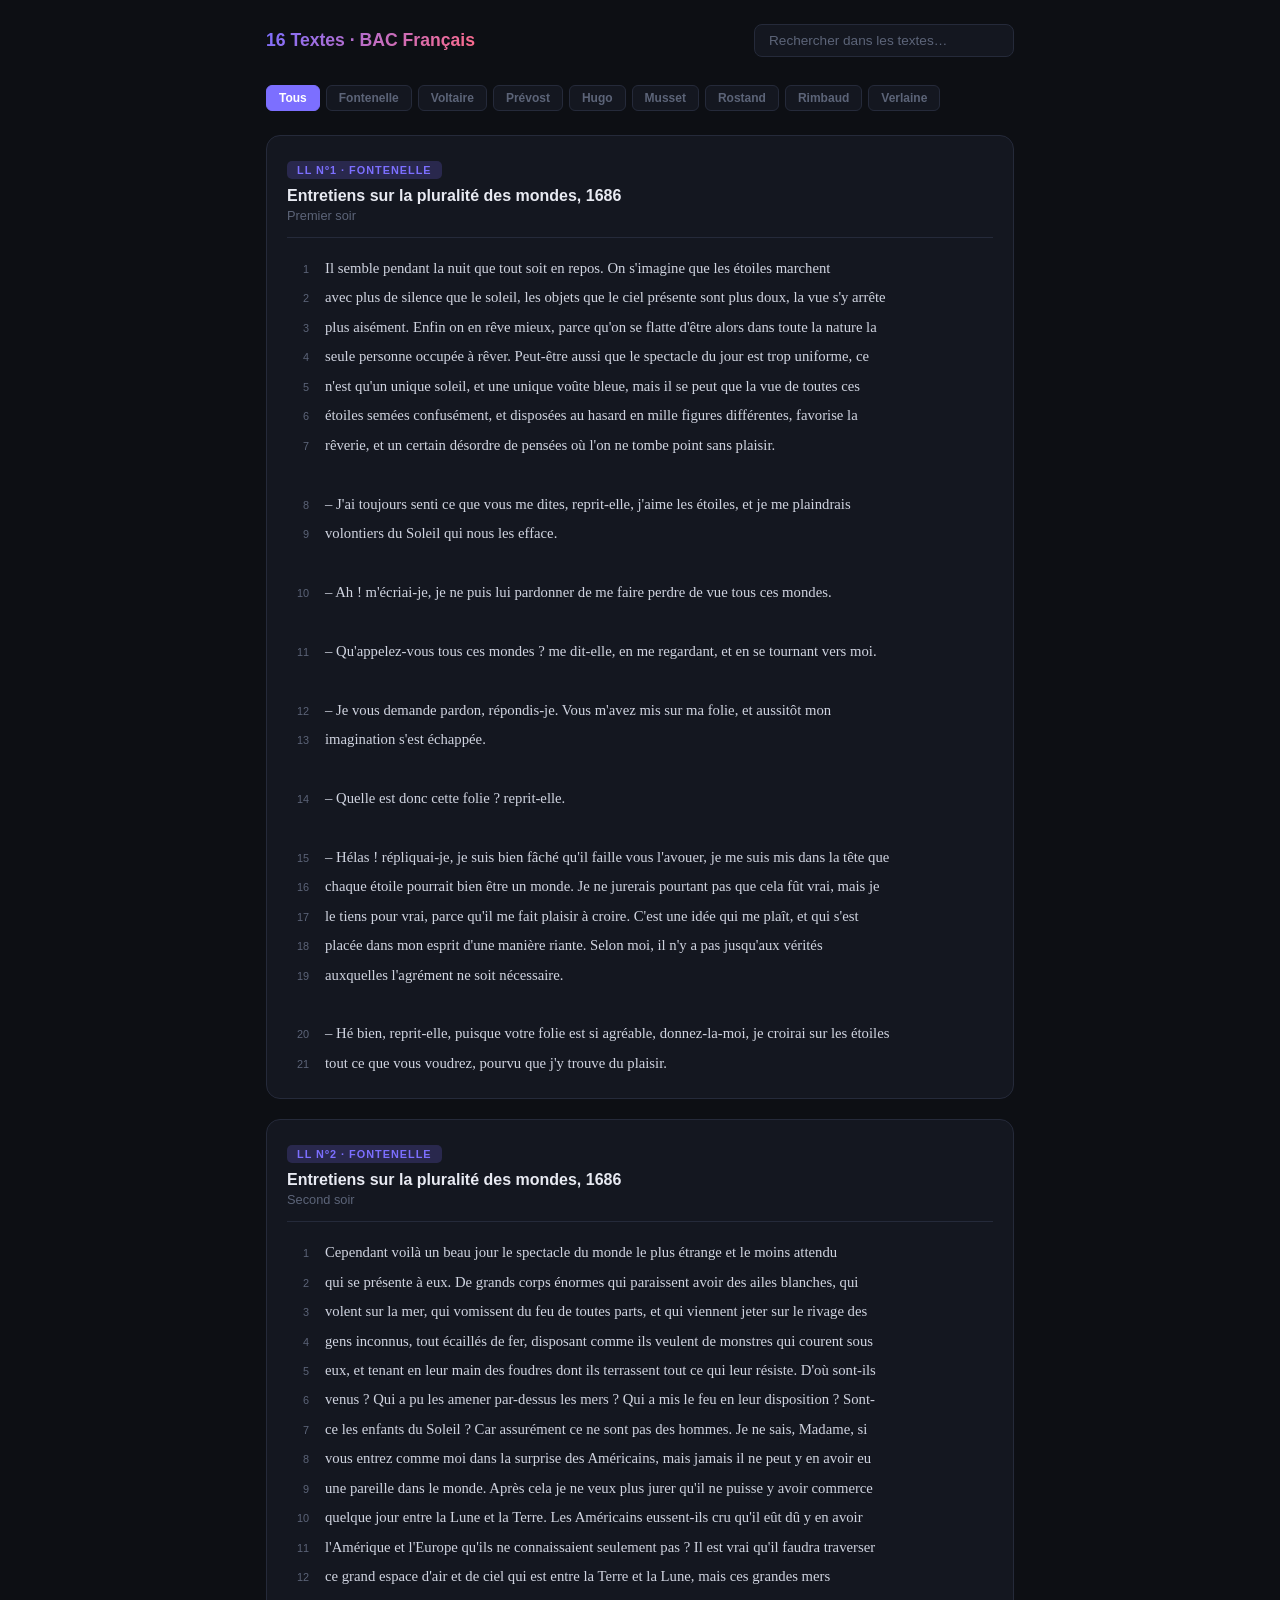
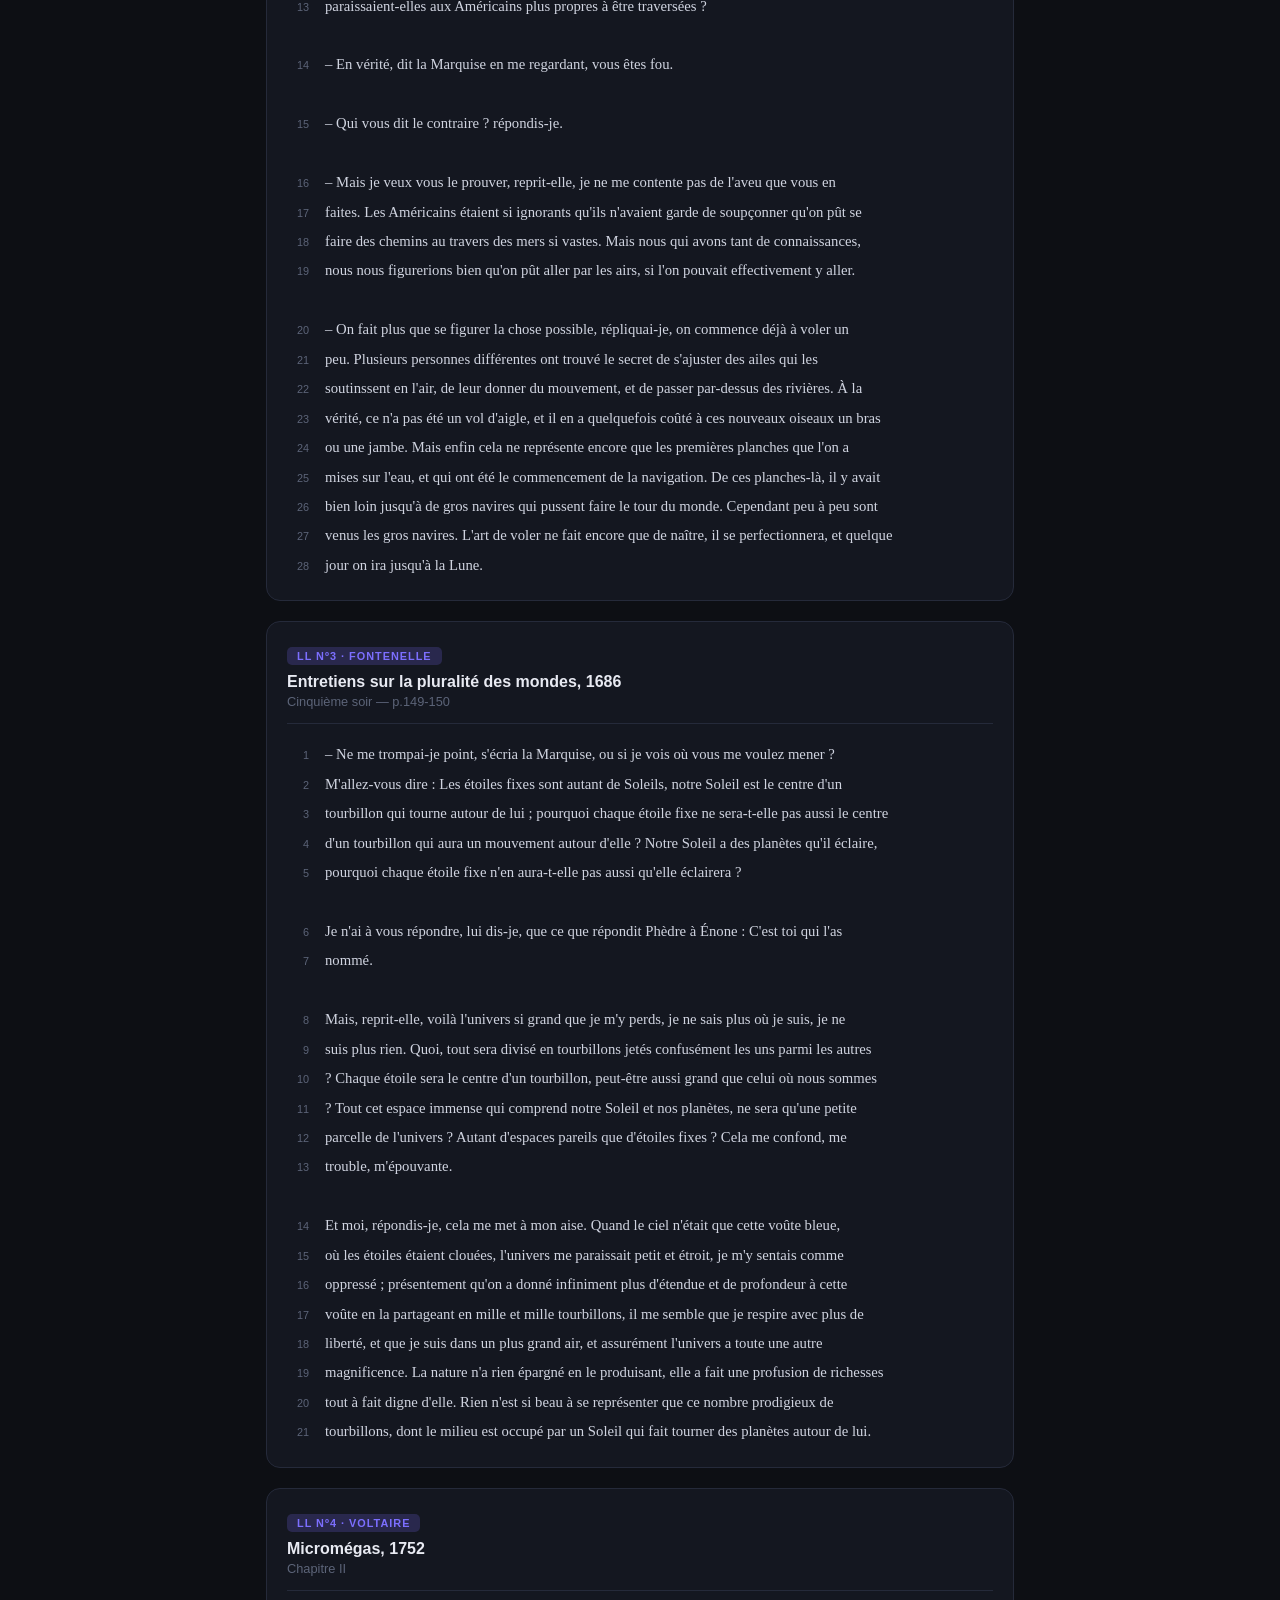
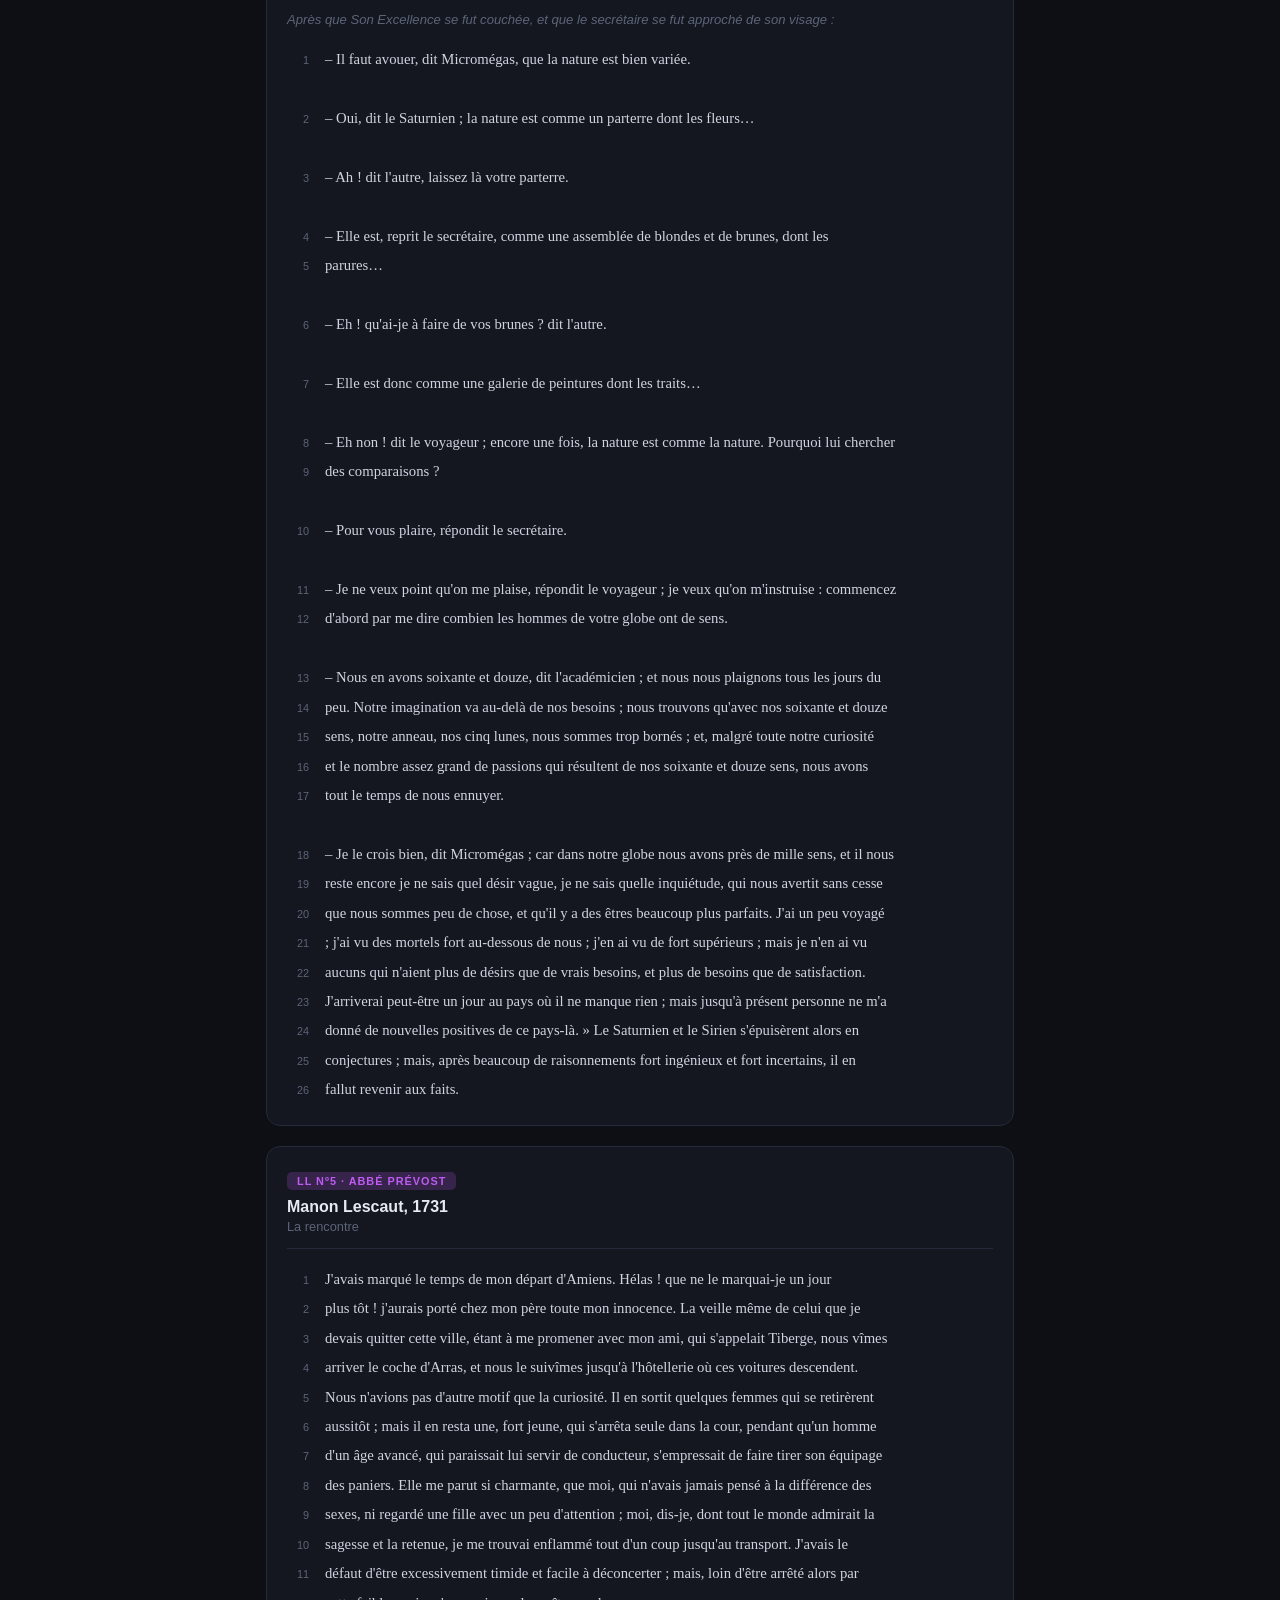
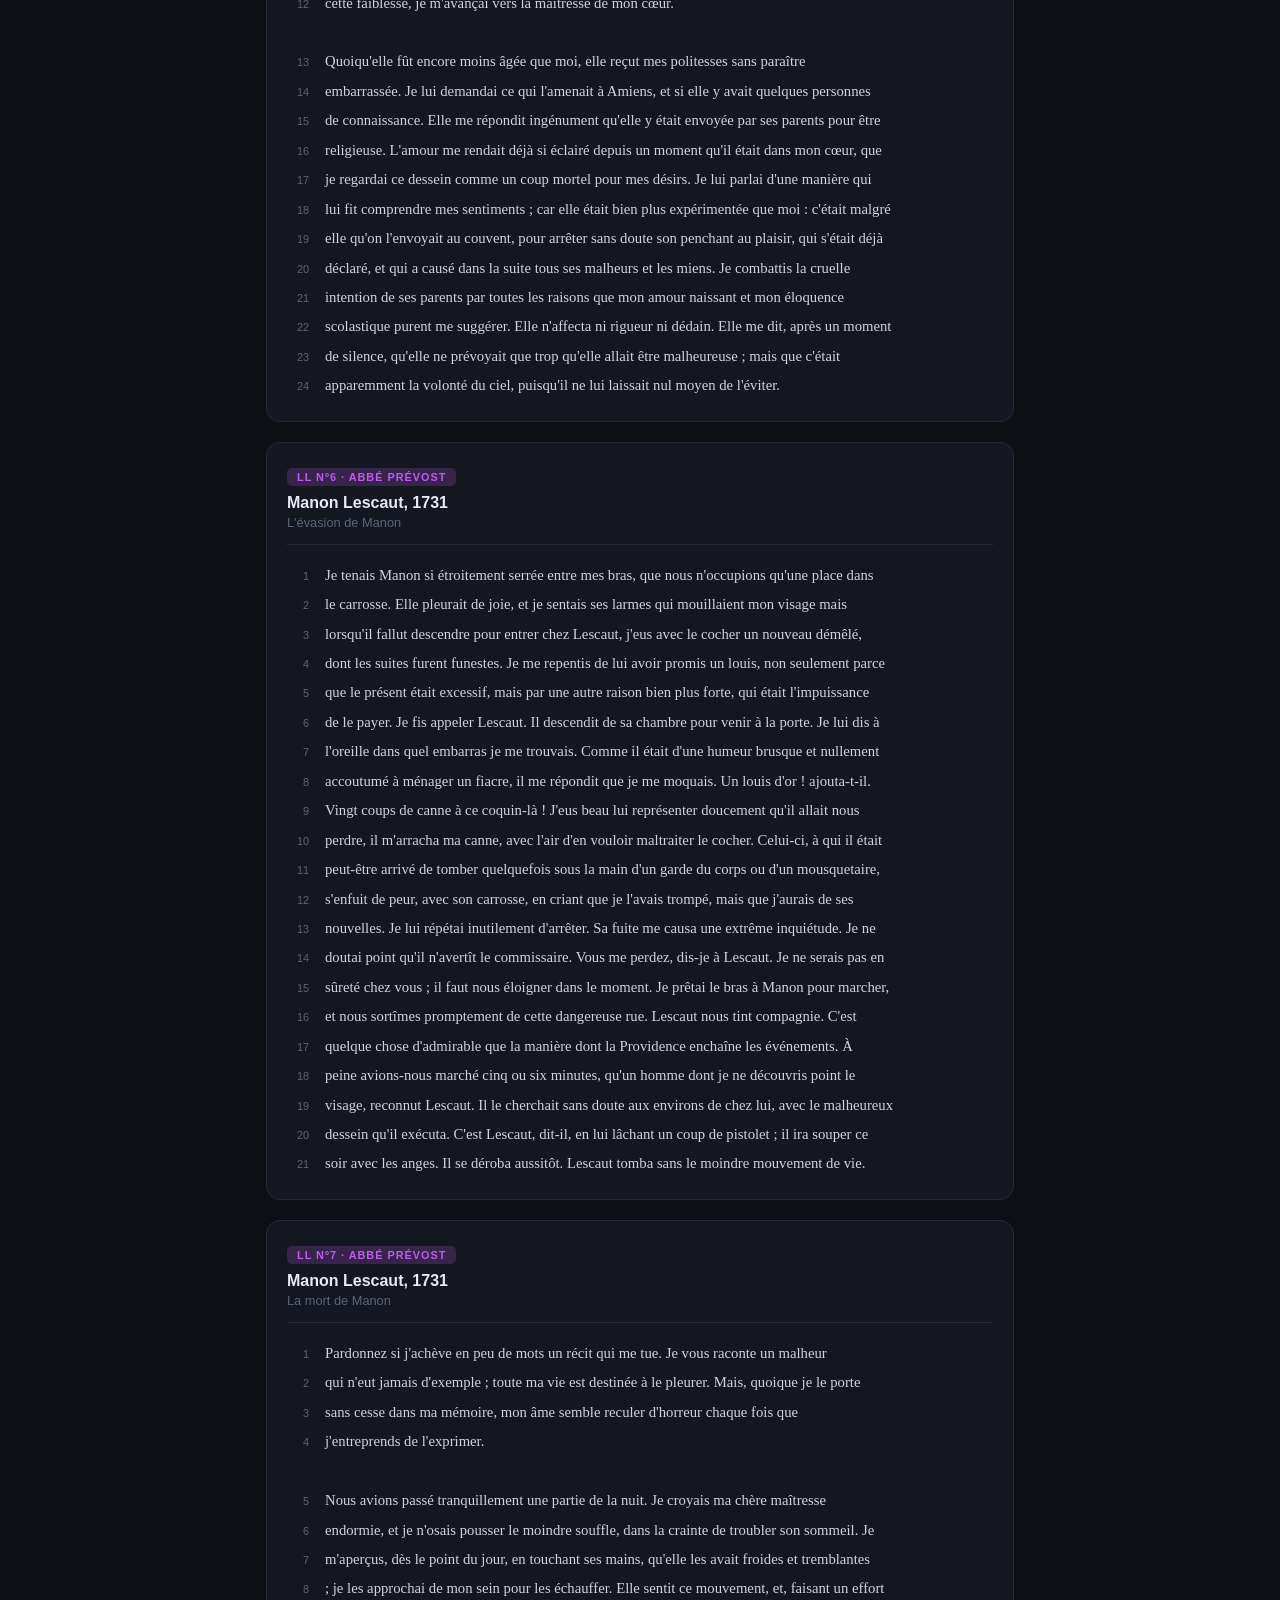
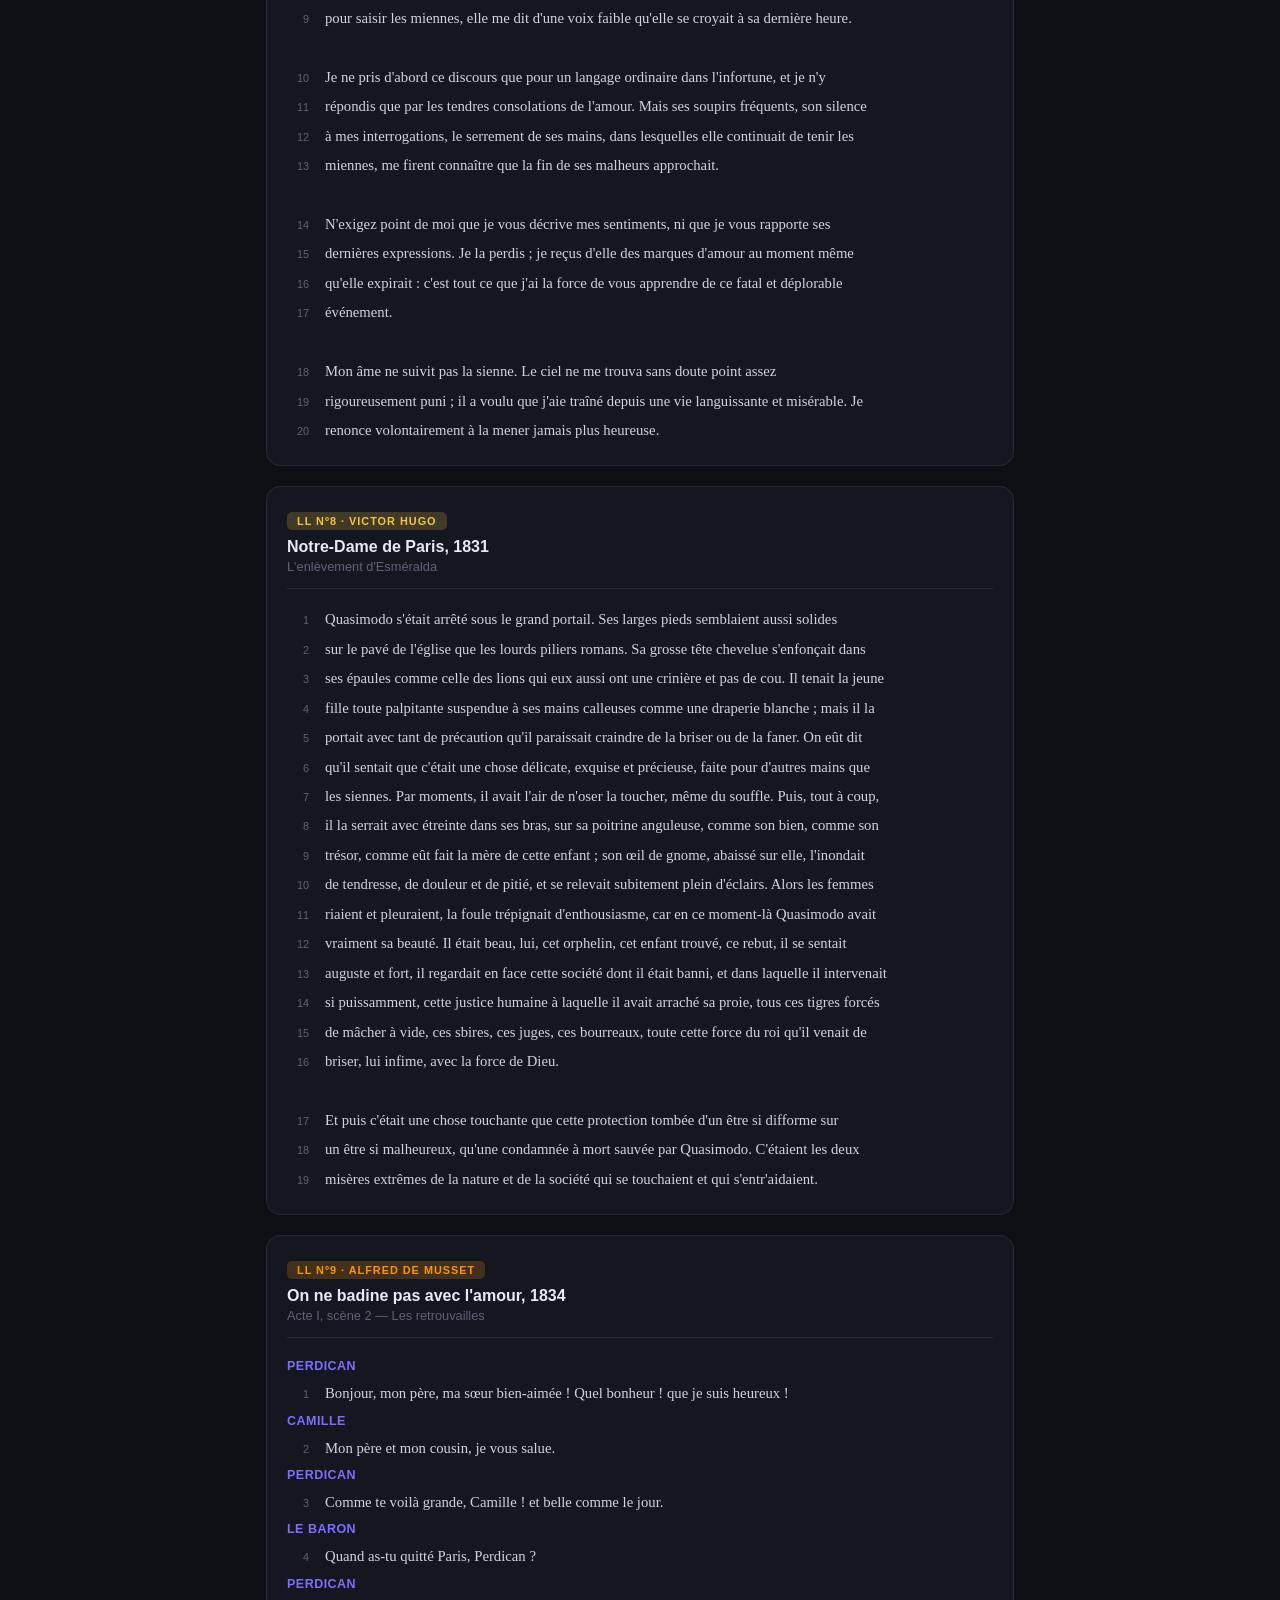
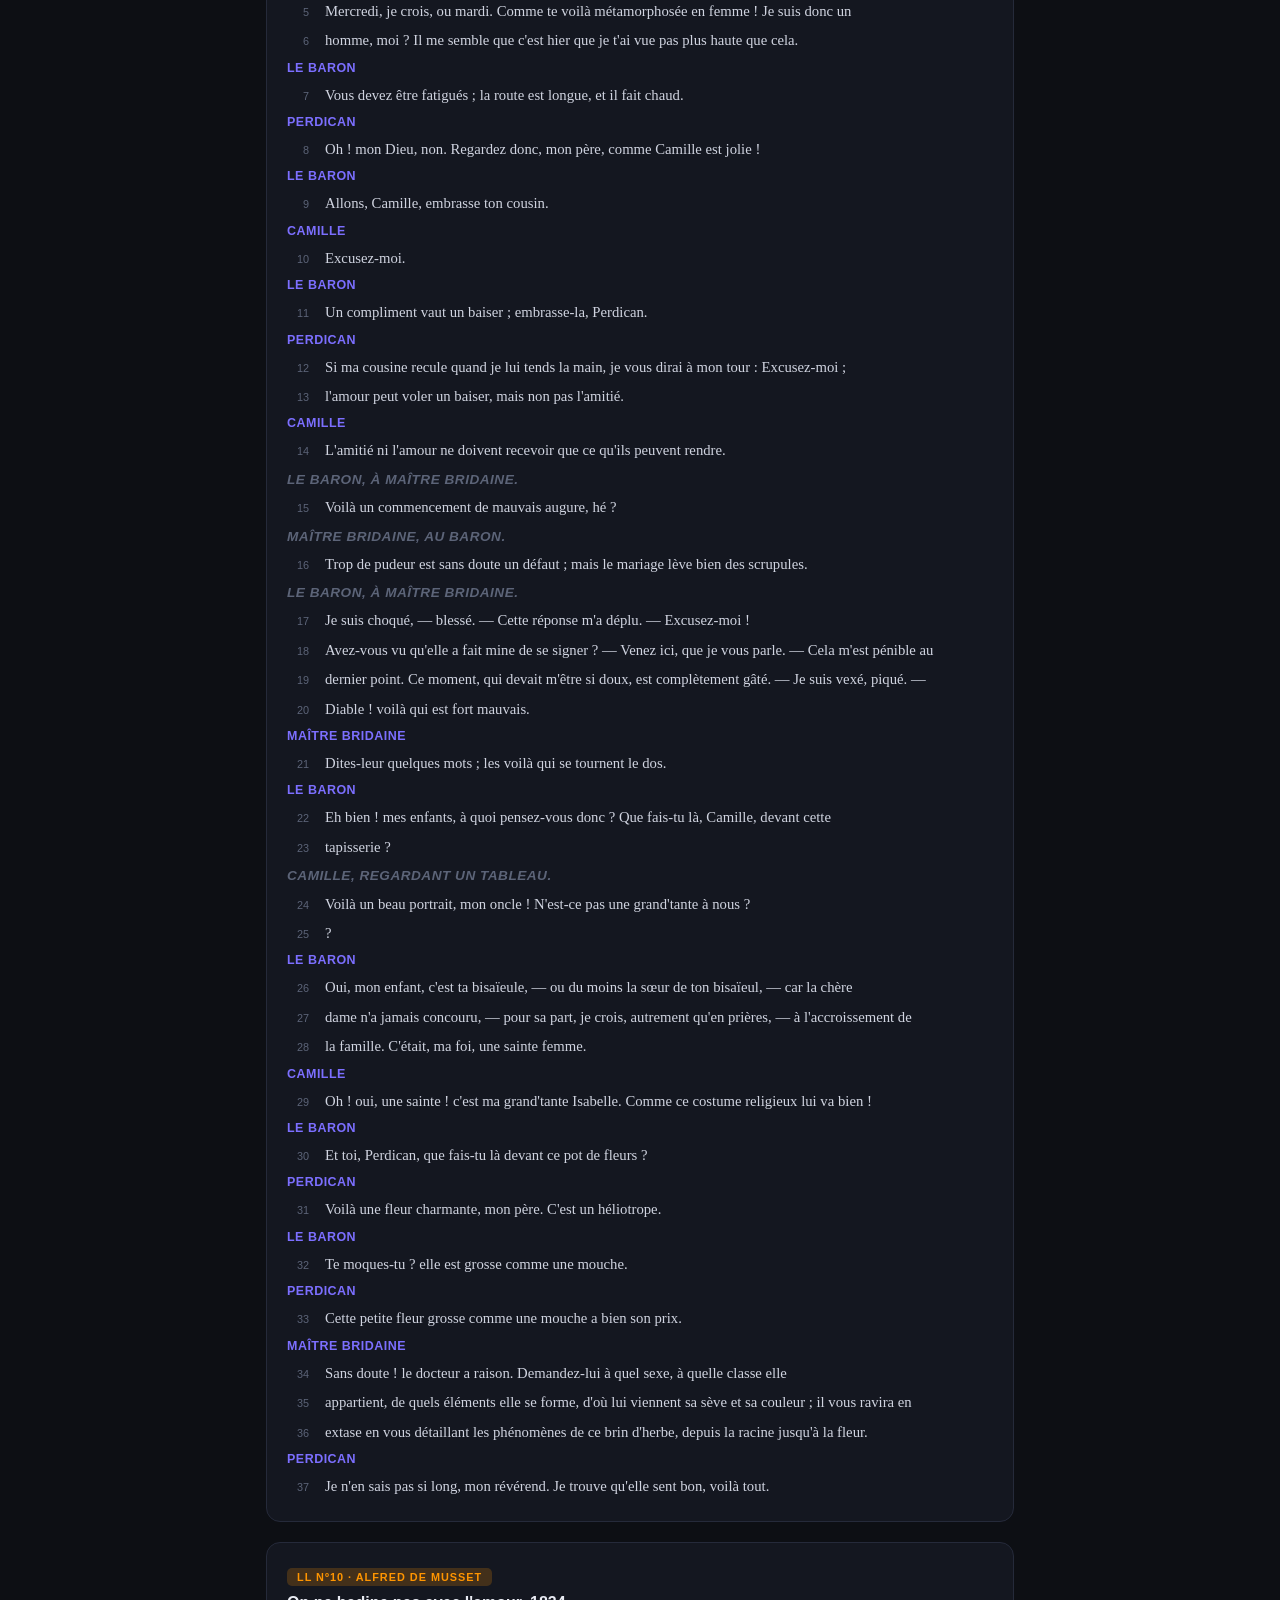
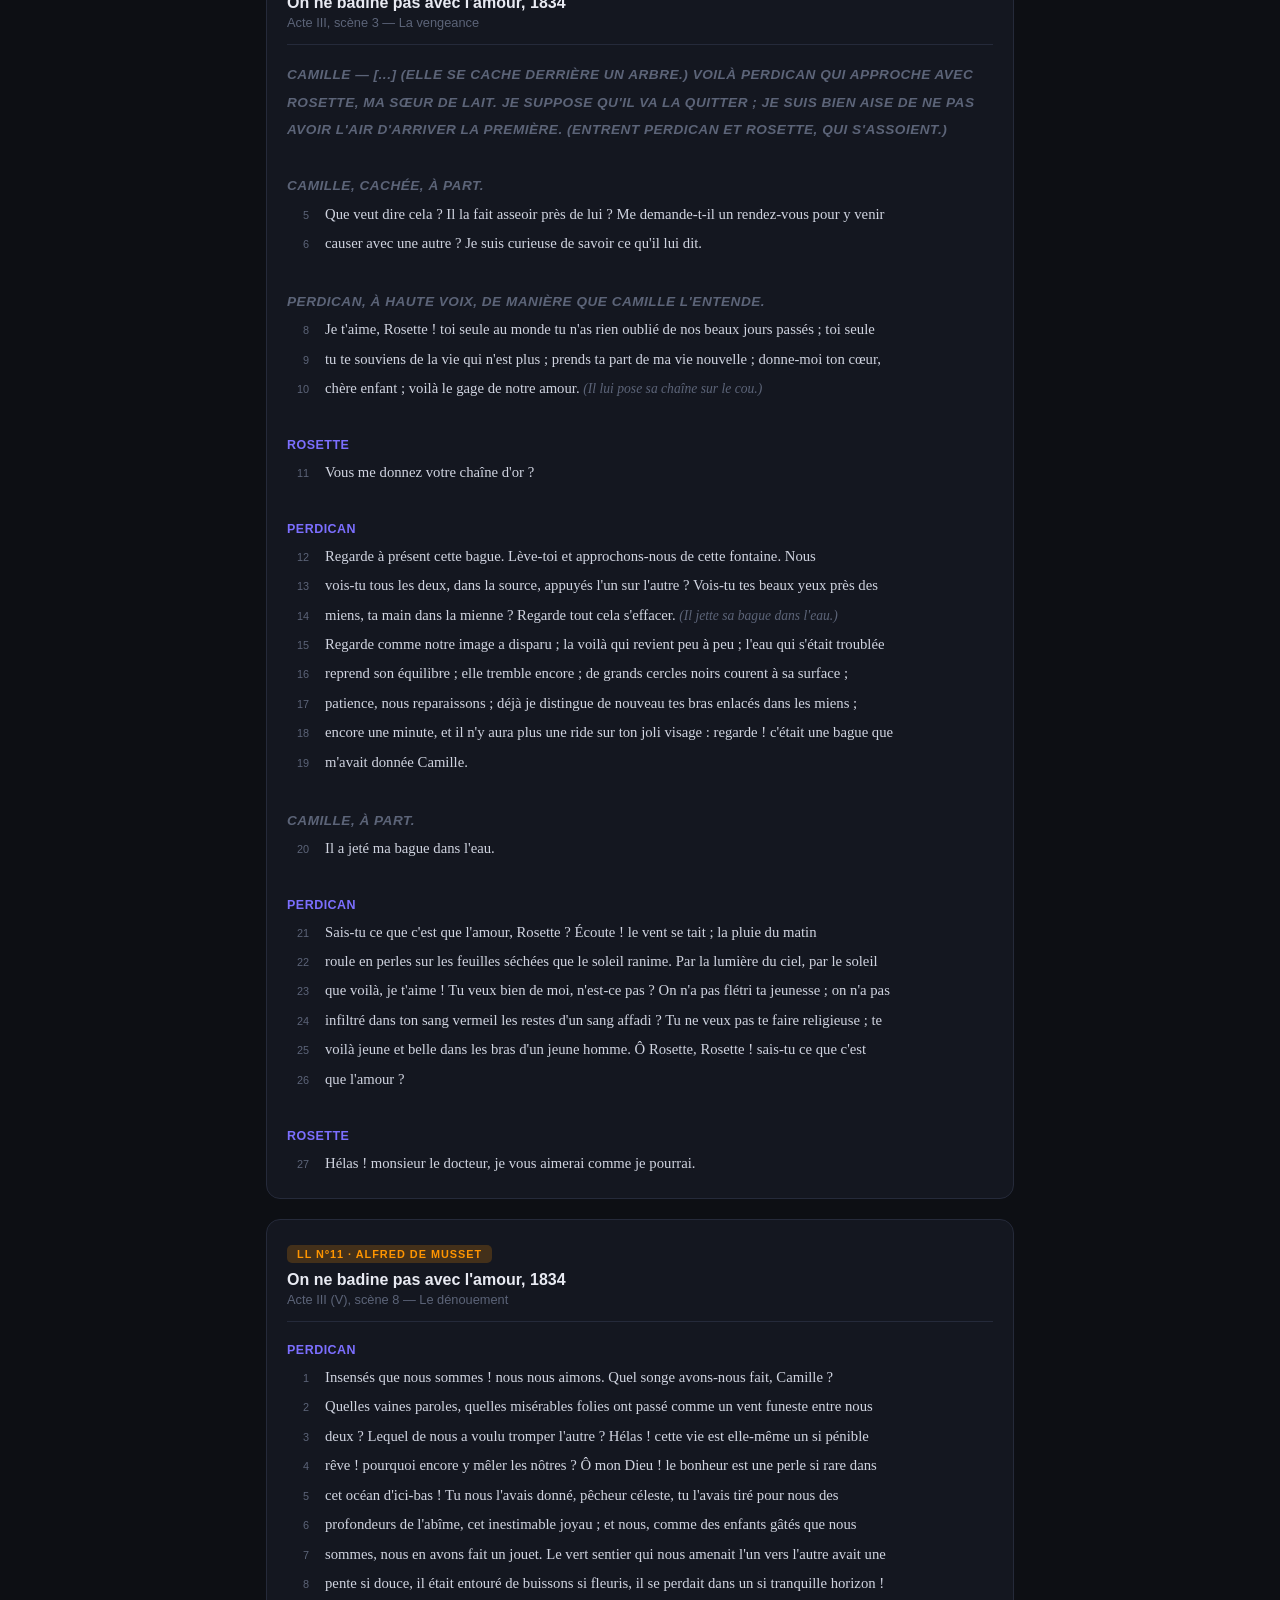
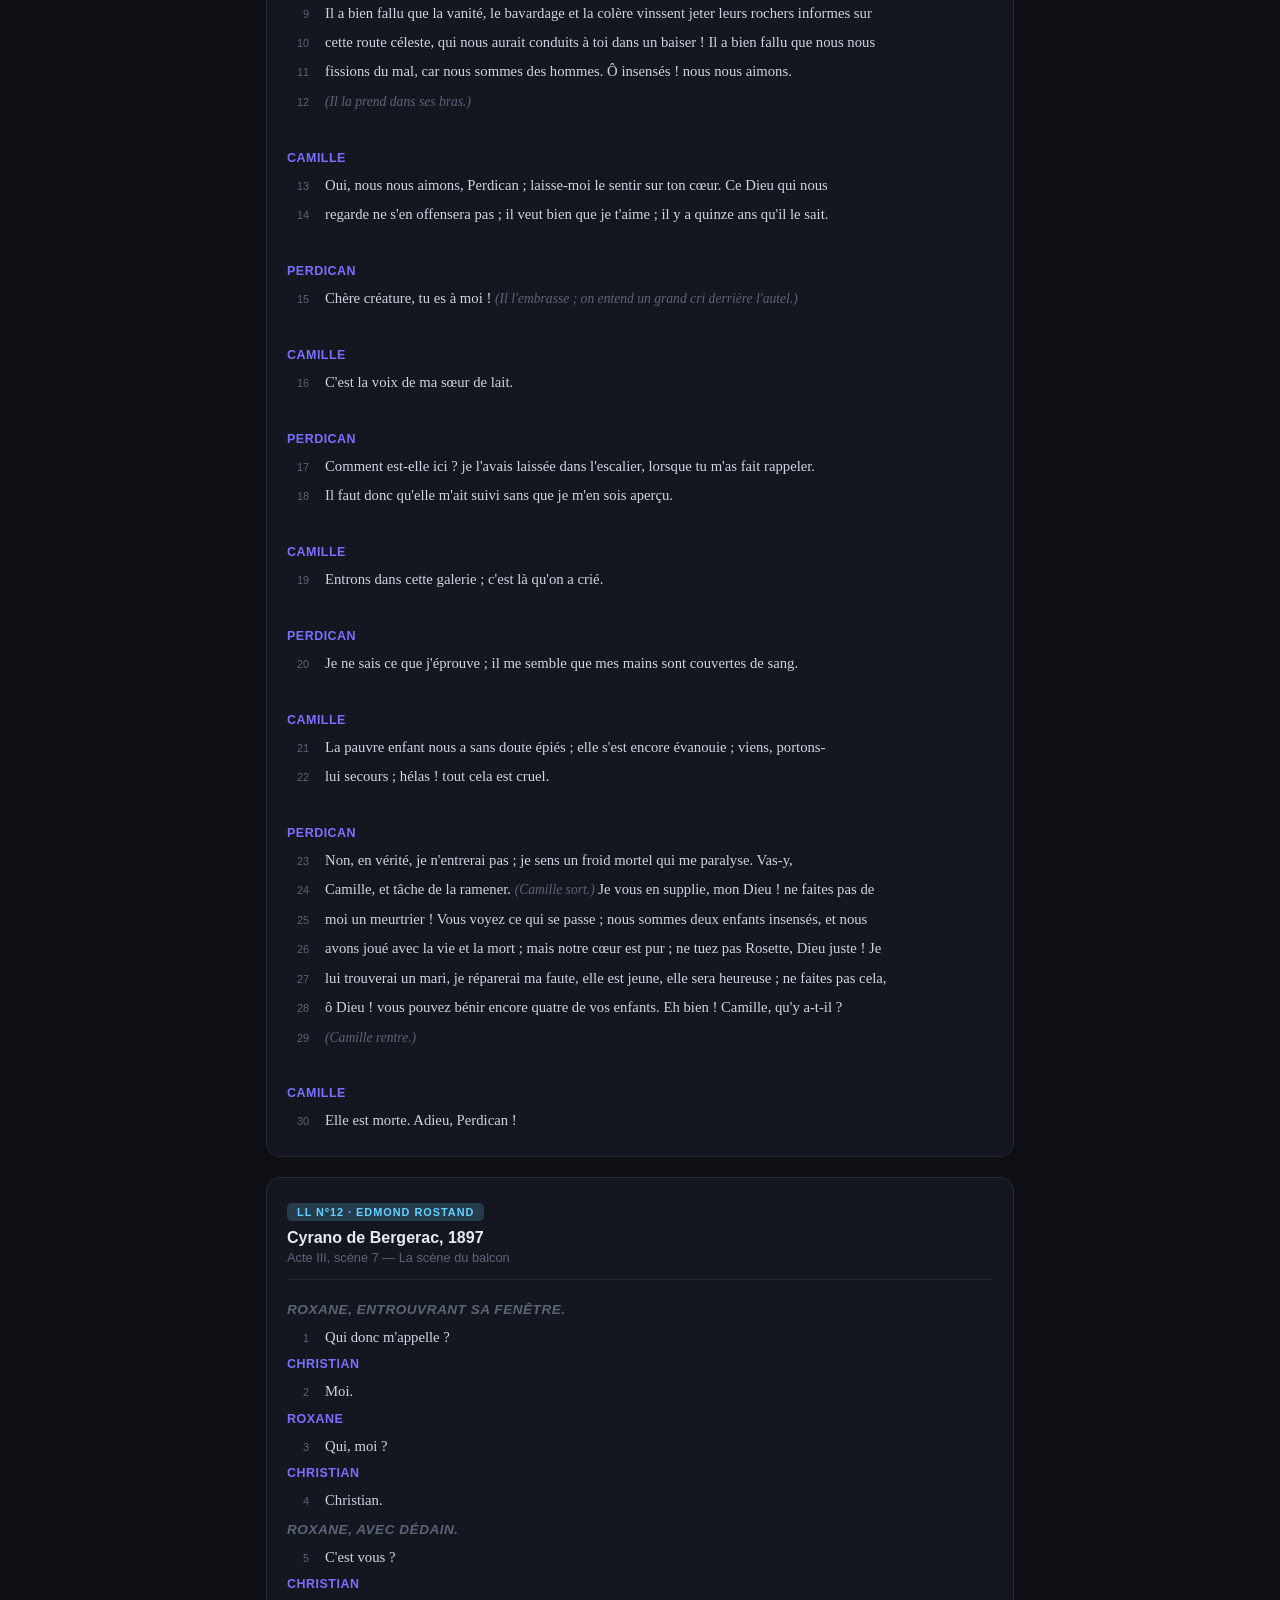
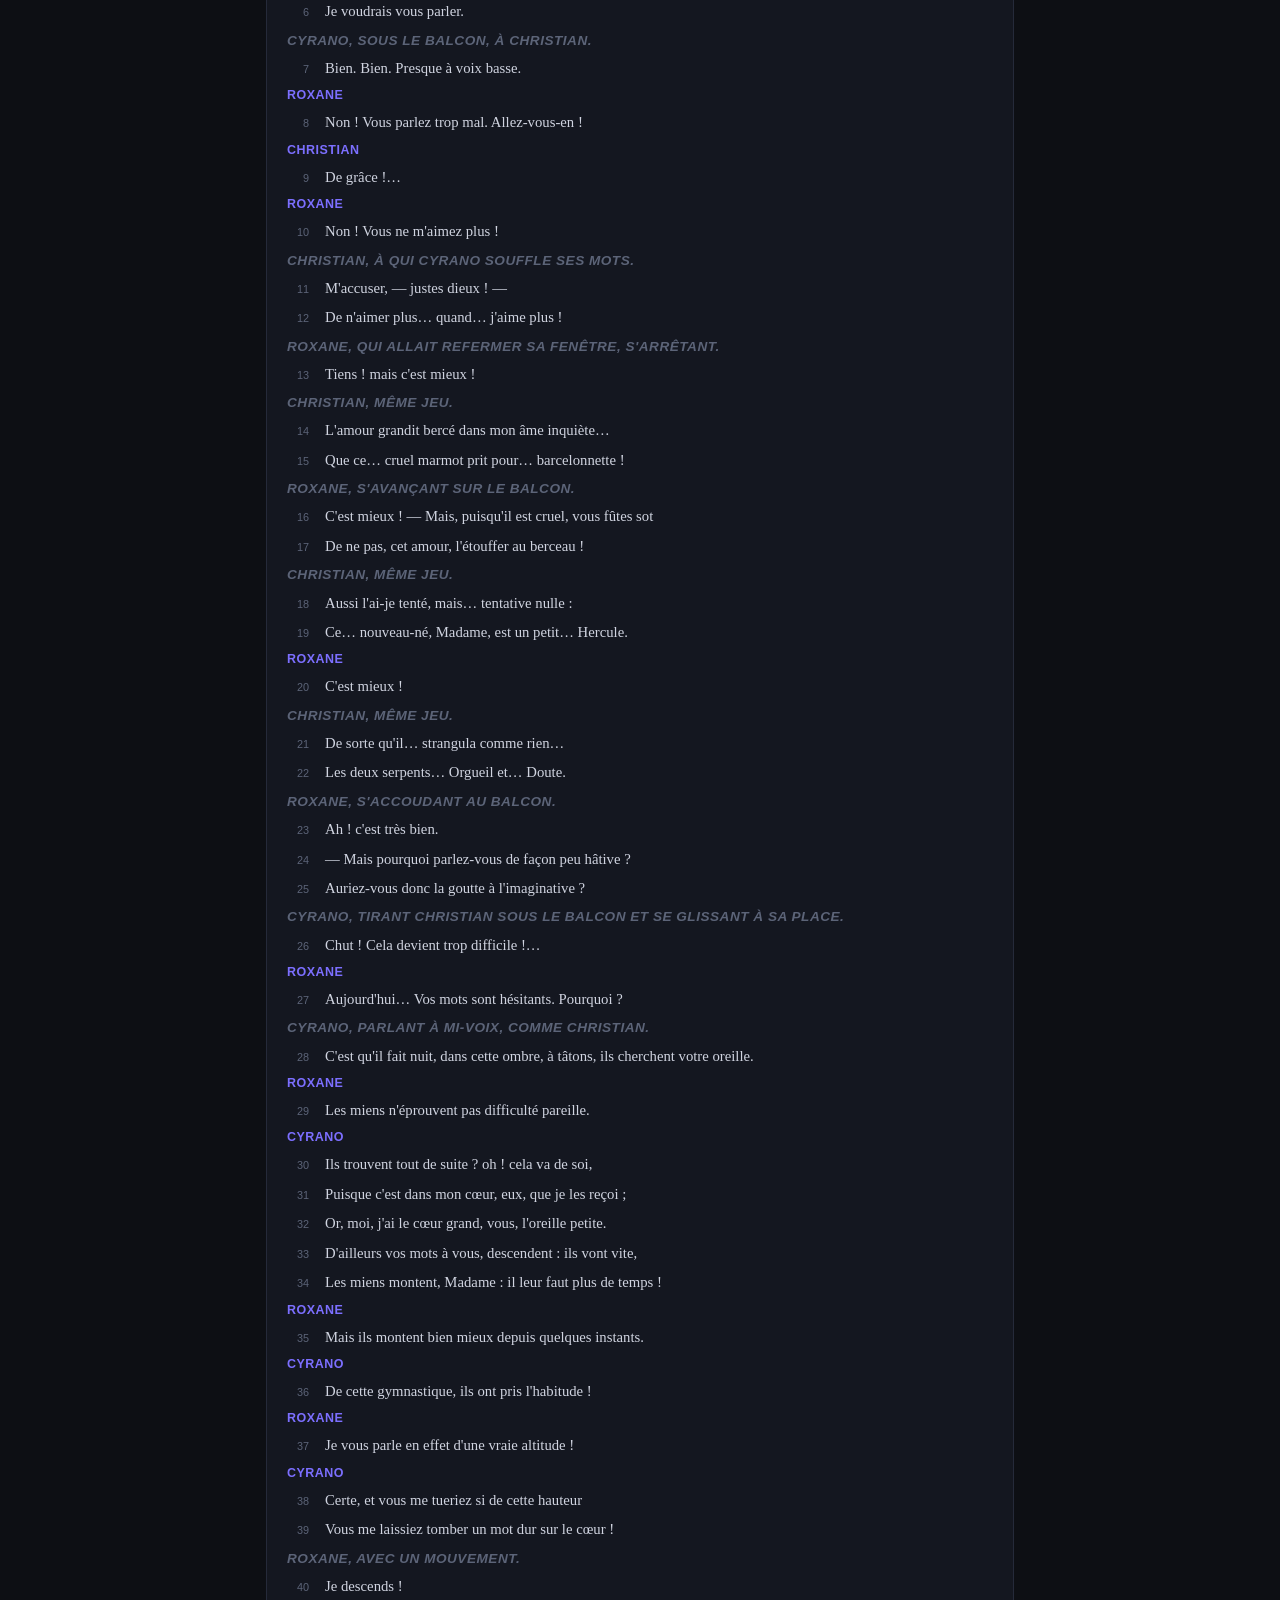
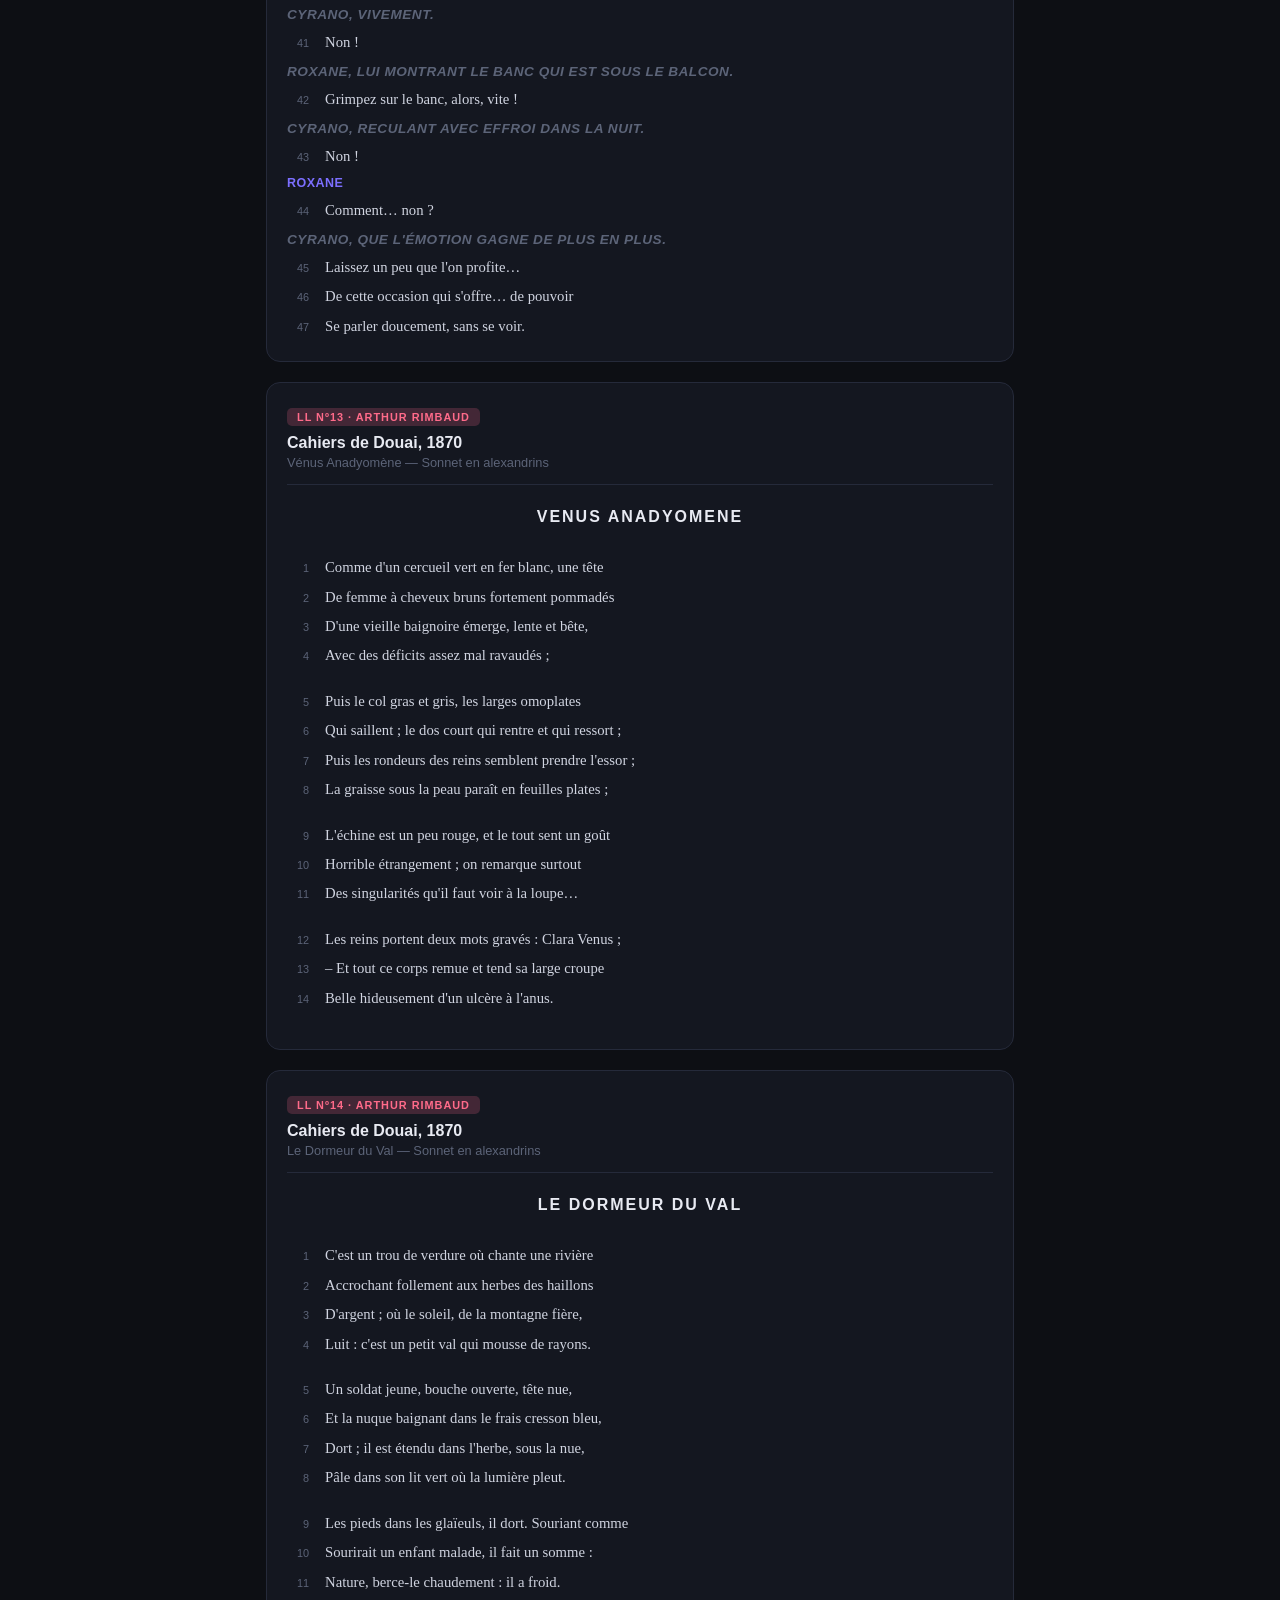
<file: docs/textes/16_textes_BAC.html>
<!DOCTYPE html>
<html lang="fr">
<head>
<meta charset="UTF-8">
<meta name="viewport" content="width=device-width, initial-scale=1.0">
<title>Les 16 Textes — BAC Français</title>
<style>
:root {
  --bg: #0d0f14;
  --surf: #141720;
  --border: #252a3a;
  --accent: #7c6fff;
  --text: #e8eaf2;
  --muted: #5c6478;
  --green: #34d87a;
}
* { margin:0; padding:0; box-sizing:border-box; }
body {
  font-family: 'Georgia', serif;
  background: var(--bg);
  color: var(--text);
  padding: 24px 16px 60px;
  max-width: 780px;
  margin: 0 auto;
}
.top-bar {
  display: flex;
  align-items: center;
  justify-content: space-between;
  margin-bottom: 28px;
  gap: 12px;
}
h1 {
  font-family: 'Segoe UI', sans-serif;
  font-size: 1.1rem;
  font-weight: 800;
  background: linear-gradient(130deg, #7c6fff, #ff6b8a);
  -webkit-background-clip: text;
  -webkit-text-fill-color: transparent;
  background-clip: text;
}
.search-box {
  flex: 1;
  max-width: 260px;
  padding: 8px 14px;
  border-radius: 8px;
  border: 1px solid var(--border);
  background: var(--surf);
  color: var(--text);
  font-size: 0.85rem;
  font-family: 'Segoe UI', sans-serif;
  outline: none;
}
.search-box::placeholder { color: var(--muted); }
.search-box:focus { border-color: var(--accent); }

.nav {
  display: flex;
  gap: 6px;
  flex-wrap: wrap;
  margin-bottom: 24px;
}
.nav-btn {
  padding: 5px 12px;
  border-radius: 6px;
  border: 1px solid var(--border);
  background: var(--surf);
  color: var(--muted);
  font-size: 0.75rem;
  font-weight: 700;
  font-family: 'Segoe UI', sans-serif;
  cursor: pointer;
  transition: all 0.15s;
  white-space: nowrap;
}
.nav-btn:hover { border-color: var(--accent); color: var(--accent); }
.nav-btn.active { background: var(--accent); border-color: var(--accent); color: white; }

.texte-block {
  background: var(--surf);
  border: 1px solid var(--border);
  border-radius: 14px;
  padding: 24px 20px 20px;
  margin-bottom: 20px;
  scroll-margin-top: 16px;
}
.texte-block:hover { border-color: #3a4060; }

.texte-header {
  margin-bottom: 16px;
  padding-bottom: 14px;
  border-bottom: 1px solid var(--border);
}
.ll-badge {
  display: inline-block;
  font-family: 'Segoe UI', sans-serif;
  font-size: 0.68rem;
  font-weight: 800;
  text-transform: uppercase;
  letter-spacing: 1px;
  padding: 3px 10px;
  border-radius: 5px;
  background: rgba(124,111,255,0.2);
  color: var(--accent);
  margin-bottom: 8px;
}
.ll-badge.rimbaud { background: rgba(255,107,138,0.2); color: #ff6b8a; }
.ll-badge.verlaine { background: rgba(52,216,122,0.2); color: var(--green); }
.ll-badge.hugo { background: rgba(245,197,66,0.2); color: #f5c542; }
.ll-badge.musset { background: rgba(255,149,0,0.2); color: #ff9500; }
.ll-badge.rostand { background: rgba(100,210,255,0.2); color: #64d2ff; }
.ll-badge.prevost { background: rgba(191,90,242,0.2); color: #bf5af2; }

.texte-titre {
  font-family: 'Segoe UI', sans-serif;
  font-size: 1rem;
  font-weight: 800;
  color: var(--text);
  margin-bottom: 3px;
}
.texte-sous-titre {
  font-size: 0.8rem;
  color: var(--muted);
  font-family: 'Segoe UI', sans-serif;
}

.texte-corps {
  font-size: 0.92rem;
  line-height: 2;
  color: #d0d4e0;
}
.ligne {
  display: flex;
  gap: 16px;
  align-items: baseline;
}
.num {
  font-family: 'Segoe UI', sans-serif;
  font-size: 0.68rem;
  color: var(--muted);
  min-width: 22px;
  text-align: right;
  flex-shrink: 0;
  padding-top: 2px;
  user-select: none;
}
.texte-corps p {
  margin: 0;
  line-height: 2;
}
.locuteur {
  font-family: 'Segoe UI', sans-serif;
  font-size: 0.78rem;
  font-weight: 800;
  color: var(--accent);
  text-transform: uppercase;
  letter-spacing: 0.5px;
  margin-top: 8px;
  margin-bottom: 0;
}
.didascalie {
  font-style: italic;
  color: var(--muted);
  font-size: 0.85rem;
}
.titre-poeme {
  text-align: center;
  font-family: 'Segoe UI', sans-serif;
  font-weight: 800;
  font-size: 1rem;
  letter-spacing: 2px;
  color: var(--text);
  margin-bottom: 20px;
  text-transform: uppercase;
}
.vers {
  display: block;
  text-align: center;
  line-height: 2.2;
}
.vers-gauche {
  display: flex;
  gap: 16px;
  align-items: baseline;
}
.quatrain { margin-bottom: 16px; }

/* highlight on search */
mark { background: rgba(124,111,255,0.35); color: var(--text); border-radius: 2px; }

footer {
  text-align: center;
  font-family: 'Segoe UI', sans-serif;
  font-size: 0.75rem;
  color: var(--muted);
  margin-top: 40px;
}
</style>
</head>
<body>

<div class="top-bar">
  <h1>16 Textes · BAC Français</h1>
  <input class="search-box" type="text" placeholder="Rechercher dans les textes…" oninput="rechercher(this.value)">
</div>

<div class="nav">
  <div class="nav-btn active" onclick="filtrer('all', this)">Tous</div>
  <div class="nav-btn" onclick="filtrer('fontenelle', this)">Fontenelle</div>
  <div class="nav-btn" onclick="filtrer('voltaire', this)">Voltaire</div>
  <div class="nav-btn" onclick="filtrer('prevost', this)">Prévost</div>
  <div class="nav-btn" onclick="filtrer('hugo', this)">Hugo</div>
  <div class="nav-btn" onclick="filtrer('musset', this)">Musset</div>
  <div class="nav-btn" onclick="filtrer('rostand', this)">Rostand</div>
  <div class="nav-btn" onclick="filtrer('rimbaud', this)">Rimbaud</div>
  <div class="nav-btn" onclick="filtrer('verlaine', this)">Verlaine</div>
</div>

<!-- ══════════════════════════════════════
  LL 1 — FONTENELLE, Premier soir
══════════════════════════════════════ -->
<div class="texte-block" id="ll1" data-auteur="fontenelle">
  <div class="texte-header">
    <div class="ll-badge">LL nº1 · Fontenelle</div>
    <div class="texte-titre">Entretiens sur la pluralité des mondes, 1686</div>
    <div class="texte-sous-titre">Premier soir</div>
  </div>
  <div class="texte-corps" id="corps-ll1">
    <div class="ligne"><span class="num">1</span><p>Il semble pendant la nuit que tout soit en repos. On s'imagine que les étoiles marchent</p></div>
    <div class="ligne"><span class="num">2</span><p>avec plus de silence que le soleil, les objets que le ciel présente sont plus doux, la vue s'y arrête</p></div>
    <div class="ligne"><span class="num">3</span><p>plus aisément. Enfin on en rêve mieux, parce qu'on se flatte d'être alors dans toute la nature la</p></div>
    <div class="ligne"><span class="num">4</span><p>seule personne occupée à rêver. Peut-être aussi que le spectacle du jour est trop uniforme, ce</p></div>
    <div class="ligne"><span class="num">5</span><p>n'est qu'un unique soleil, et une unique voûte bleue, mais il se peut que la vue de toutes ces</p></div>
    <div class="ligne"><span class="num">6</span><p>étoiles semées confusément, et disposées au hasard en mille figures différentes, favorise la</p></div>
    <div class="ligne"><span class="num">7</span><p>rêverie, et un certain désordre de pensées où l'on ne tombe point sans plaisir.</p></div>
    <br>
    <div class="ligne"><span class="num">8</span><p>– J'ai toujours senti ce que vous me dites, reprit-elle, j'aime les étoiles, et je me plaindrais</p></div>
    <div class="ligne"><span class="num">9</span><p>volontiers du Soleil qui nous les efface.</p></div>
    <br>
    <div class="ligne"><span class="num">10</span><p>– Ah ! m'écriai-je, je ne puis lui pardonner de me faire perdre de vue tous ces mondes.</p></div>
    <br>
    <div class="ligne"><span class="num">11</span><p>– Qu'appelez-vous tous ces mondes ? me dit-elle, en me regardant, et en se tournant vers moi.</p></div>
    <br>
    <div class="ligne"><span class="num">12</span><p>– Je vous demande pardon, répondis-je. Vous m'avez mis sur ma folie, et aussitôt mon</p></div>
    <div class="ligne"><span class="num">13</span><p>imagination s'est échappée.</p></div>
    <br>
    <div class="ligne"><span class="num">14</span><p>– Quelle est donc cette folie ? reprit-elle.</p></div>
    <br>
    <div class="ligne"><span class="num">15</span><p>– Hélas ! répliquai-je, je suis bien fâché qu'il faille vous l'avouer, je me suis mis dans la tête que</p></div>
    <div class="ligne"><span class="num">16</span><p>chaque étoile pourrait bien être un monde. Je ne jurerais pourtant pas que cela fût vrai, mais je</p></div>
    <div class="ligne"><span class="num">17</span><p>le tiens pour vrai, parce qu'il me fait plaisir à croire. C'est une idée qui me plaît, et qui s'est</p></div>
    <div class="ligne"><span class="num">18</span><p>placée dans mon esprit d'une manière riante. Selon moi, il n'y a pas jusqu'aux vérités</p></div>
    <div class="ligne"><span class="num">19</span><p>auxquelles l'agrément ne soit nécessaire.</p></div>
    <br>
    <div class="ligne"><span class="num">20</span><p>– Hé bien, reprit-elle, puisque votre folie est si agréable, donnez-la-moi, je croirai sur les étoiles</p></div>
    <div class="ligne"><span class="num">21</span><p>tout ce que vous voudrez, pourvu que j'y trouve du plaisir.</p></div>
  </div>
</div>

<!-- ══════════════════════════════════════
  LL 2 — FONTENELLE, Second soir
══════════════════════════════════════ -->
<div class="texte-block" id="ll2" data-auteur="fontenelle">
  <div class="texte-header">
    <div class="ll-badge">LL nº2 · Fontenelle</div>
    <div class="texte-titre">Entretiens sur la pluralité des mondes, 1686</div>
    <div class="texte-sous-titre">Second soir</div>
  </div>
  <div class="texte-corps" id="corps-ll2">
    <div class="ligne"><span class="num">1</span><p>Cependant voilà un beau jour le spectacle du monde le plus étrange et le moins attendu</p></div>
    <div class="ligne"><span class="num">2</span><p>qui se présente à eux. De grands corps énormes qui paraissent avoir des ailes blanches, qui</p></div>
    <div class="ligne"><span class="num">3</span><p>volent sur la mer, qui vomissent du feu de toutes parts, et qui viennent jeter sur le rivage des</p></div>
    <div class="ligne"><span class="num">4</span><p>gens inconnus, tout écaillés de fer, disposant comme ils veulent de monstres qui courent sous</p></div>
    <div class="ligne"><span class="num">5</span><p>eux, et tenant en leur main des foudres dont ils terrassent tout ce qui leur résiste. D'où sont-ils</p></div>
    <div class="ligne"><span class="num">6</span><p>venus ? Qui a pu les amener par-dessus les mers ? Qui a mis le feu en leur disposition ? Sont-</p></div>
    <div class="ligne"><span class="num">7</span><p>ce les enfants du Soleil ? Car assurément ce ne sont pas des hommes. Je ne sais, Madame, si</p></div>
    <div class="ligne"><span class="num">8</span><p>vous entrez comme moi dans la surprise des Américains, mais jamais il ne peut y en avoir eu</p></div>
    <div class="ligne"><span class="num">9</span><p>une pareille dans le monde. Après cela je ne veux plus jurer qu'il ne puisse y avoir commerce</p></div>
    <div class="ligne"><span class="num">10</span><p>quelque jour entre la Lune et la Terre. Les Américains eussent-ils cru qu'il eût dû y en avoir</p></div>
    <div class="ligne"><span class="num">11</span><p>l'Amérique et l'Europe qu'ils ne connaissaient seulement pas ? Il est vrai qu'il faudra traverser</p></div>
    <div class="ligne"><span class="num">12</span><p>ce grand espace d'air et de ciel qui est entre la Terre et la Lune, mais ces grandes mers</p></div>
    <div class="ligne"><span class="num">13</span><p>paraissaient-elles aux Américains plus propres à être traversées ?</p></div>
    <br>
    <div class="ligne"><span class="num">14</span><p>– En vérité, dit la Marquise en me regardant, vous êtes fou.</p></div>
    <br>
    <div class="ligne"><span class="num">15</span><p>– Qui vous dit le contraire ? répondis-je.</p></div>
    <br>
    <div class="ligne"><span class="num">16</span><p>– Mais je veux vous le prouver, reprit-elle, je ne me contente pas de l'aveu que vous en</p></div>
    <div class="ligne"><span class="num">17</span><p>faites. Les Américains étaient si ignorants qu'ils n'avaient garde de soupçonner qu'on pût se</p></div>
    <div class="ligne"><span class="num">18</span><p>faire des chemins au travers des mers si vastes. Mais nous qui avons tant de connaissances,</p></div>
    <div class="ligne"><span class="num">19</span><p>nous nous figurerions bien qu'on pût aller par les airs, si l'on pouvait effectivement y aller.</p></div>
    <br>
    <div class="ligne"><span class="num">20</span><p>– On fait plus que se figurer la chose possible, répliquai-je, on commence déjà à voler un</p></div>
    <div class="ligne"><span class="num">21</span><p>peu. Plusieurs personnes différentes ont trouvé le secret de s'ajuster des ailes qui les</p></div>
    <div class="ligne"><span class="num">22</span><p>soutinssent en l'air, de leur donner du mouvement, et de passer par-dessus des rivières. À la</p></div>
    <div class="ligne"><span class="num">23</span><p>vérité, ce n'a pas été un vol d'aigle, et il en a quelquefois coûté à ces nouveaux oiseaux un bras</p></div>
    <div class="ligne"><span class="num">24</span><p>ou une jambe. Mais enfin cela ne représente encore que les premières planches que l'on a</p></div>
    <div class="ligne"><span class="num">25</span><p>mises sur l'eau, et qui ont été le commencement de la navigation. De ces planches-là, il y avait</p></div>
    <div class="ligne"><span class="num">26</span><p>bien loin jusqu'à de gros navires qui pussent faire le tour du monde. Cependant peu à peu sont</p></div>
    <div class="ligne"><span class="num">27</span><p>venus les gros navires. L'art de voler ne fait encore que de naître, il se perfectionnera, et quelque</p></div>
    <div class="ligne"><span class="num">28</span><p>jour on ira jusqu'à la Lune.</p></div>
  </div>
</div>

<!-- ══════════════════════════════════════
  LL 3 — FONTENELLE, Cinquième soir
══════════════════════════════════════ -->
<div class="texte-block" id="ll3" data-auteur="fontenelle">
  <div class="texte-header">
    <div class="ll-badge">LL nº3 · Fontenelle</div>
    <div class="texte-titre">Entretiens sur la pluralité des mondes, 1686</div>
    <div class="texte-sous-titre">Cinquième soir — p.149-150</div>
  </div>
  <div class="texte-corps" id="corps-ll3">
    <div class="ligne"><span class="num">1</span><p>– Ne me trompai-je point, s'écria la Marquise, ou si je vois où vous me voulez mener ?</p></div>
    <div class="ligne"><span class="num">2</span><p>M'allez-vous dire : Les étoiles fixes sont autant de Soleils, notre Soleil est le centre d'un</p></div>
    <div class="ligne"><span class="num">3</span><p>tourbillon qui tourne autour de lui ; pourquoi chaque étoile fixe ne sera-t-elle pas aussi le centre</p></div>
    <div class="ligne"><span class="num">4</span><p>d'un tourbillon qui aura un mouvement autour d'elle ? Notre Soleil a des planètes qu'il éclaire,</p></div>
    <div class="ligne"><span class="num">5</span><p>pourquoi chaque étoile fixe n'en aura-t-elle pas aussi qu'elle éclairera ?</p></div>
    <br>
    <div class="ligne"><span class="num">6</span><p>Je n'ai à vous répondre, lui dis-je, que ce que répondit Phèdre à Énone : C'est toi qui l'as</p></div>
    <div class="ligne"><span class="num">7</span><p>nommé.</p></div>
    <br>
    <div class="ligne"><span class="num">8</span><p>Mais, reprit-elle, voilà l'univers si grand que je m'y perds, je ne sais plus où je suis, je ne</p></div>
    <div class="ligne"><span class="num">9</span><p>suis plus rien. Quoi, tout sera divisé en tourbillons jetés confusément les uns parmi les autres</p></div>
    <div class="ligne"><span class="num">10</span><p>? Chaque étoile sera le centre d'un tourbillon, peut-être aussi grand que celui où nous sommes</p></div>
    <div class="ligne"><span class="num">11</span><p>? Tout cet espace immense qui comprend notre Soleil et nos planètes, ne sera qu'une petite</p></div>
    <div class="ligne"><span class="num">12</span><p>parcelle de l'univers ? Autant d'espaces pareils que d'étoiles fixes ? Cela me confond, me</p></div>
    <div class="ligne"><span class="num">13</span><p>trouble, m'épouvante.</p></div>
    <br>
    <div class="ligne"><span class="num">14</span><p>Et moi, répondis-je, cela me met à mon aise. Quand le ciel n'était que cette voûte bleue,</p></div>
    <div class="ligne"><span class="num">15</span><p>où les étoiles étaient clouées, l'univers me paraissait petit et étroit, je m'y sentais comme</p></div>
    <div class="ligne"><span class="num">16</span><p>oppressé ; présentement qu'on a donné infiniment plus d'étendue et de profondeur à cette</p></div>
    <div class="ligne"><span class="num">17</span><p>voûte en la partageant en mille et mille tourbillons, il me semble que je respire avec plus de</p></div>
    <div class="ligne"><span class="num">18</span><p>liberté, et que je suis dans un plus grand air, et assurément l'univers a toute une autre</p></div>
    <div class="ligne"><span class="num">19</span><p>magnificence. La nature n'a rien épargné en le produisant, elle a fait une profusion de richesses</p></div>
    <div class="ligne"><span class="num">20</span><p>tout à fait digne d'elle. Rien n'est si beau à se représenter que ce nombre prodigieux de</p></div>
    <div class="ligne"><span class="num">21</span><p>tourbillons, dont le milieu est occupé par un Soleil qui fait tourner des planètes autour de lui.</p></div>
  </div>
</div>

<!-- ══════════════════════════════════════
  LL 4 — VOLTAIRE, Micromégas
══════════════════════════════════════ -->
<div class="texte-block" id="ll4" data-auteur="voltaire">
  <div class="texte-header">
    <div class="ll-badge">LL nº4 · Voltaire</div>
    <div class="texte-titre">Micromégas, 1752</div>
    <div class="texte-sous-titre">Chapitre II</div>
  </div>
  <div class="texte-corps" id="corps-ll4">
    <p style="color:var(--muted);font-size:0.82rem;margin-bottom:12px;font-family:'Segoe UI',sans-serif;font-style:italic">Après que Son Excellence se fut couchée, et que le secrétaire se fut approché de son visage :</p>
    <div class="ligne"><span class="num">1</span><p>– Il faut avouer, dit Micromégas, que la nature est bien variée.</p></div>
    <br>
    <div class="ligne"><span class="num">2</span><p>– Oui, dit le Saturnien ; la nature est comme un parterre dont les fleurs…</p></div>
    <br>
    <div class="ligne"><span class="num">3</span><p>– Ah ! dit l'autre, laissez là votre parterre.</p></div>
    <br>
    <div class="ligne"><span class="num">4</span><p>– Elle est, reprit le secrétaire, comme une assemblée de blondes et de brunes, dont les</p></div>
    <div class="ligne"><span class="num">5</span><p>parures…</p></div>
    <br>
    <div class="ligne"><span class="num">6</span><p>– Eh ! qu'ai-je à faire de vos brunes ? dit l'autre.</p></div>
    <br>
    <div class="ligne"><span class="num">7</span><p>– Elle est donc comme une galerie de peintures dont les traits…</p></div>
    <br>
    <div class="ligne"><span class="num">8</span><p>– Eh non ! dit le voyageur ; encore une fois, la nature est comme la nature. Pourquoi lui chercher</p></div>
    <div class="ligne"><span class="num">9</span><p>des comparaisons ?</p></div>
    <br>
    <div class="ligne"><span class="num">10</span><p>– Pour vous plaire, répondit le secrétaire.</p></div>
    <br>
    <div class="ligne"><span class="num">11</span><p>– Je ne veux point qu'on me plaise, répondit le voyageur ; je veux qu'on m'instruise : commencez</p></div>
    <div class="ligne"><span class="num">12</span><p>d'abord par me dire combien les hommes de votre globe ont de sens.</p></div>
    <br>
    <div class="ligne"><span class="num">13</span><p>– Nous en avons soixante et douze, dit l'académicien ; et nous nous plaignons tous les jours du</p></div>
    <div class="ligne"><span class="num">14</span><p>peu. Notre imagination va au-delà de nos besoins ; nous trouvons qu'avec nos soixante et douze</p></div>
    <div class="ligne"><span class="num">15</span><p>sens, notre anneau, nos cinq lunes, nous sommes trop bornés ; et, malgré toute notre curiosité</p></div>
    <div class="ligne"><span class="num">16</span><p>et le nombre assez grand de passions qui résultent de nos soixante et douze sens, nous avons</p></div>
    <div class="ligne"><span class="num">17</span><p>tout le temps de nous ennuyer.</p></div>
    <br>
    <div class="ligne"><span class="num">18</span><p>– Je le crois bien, dit Micromégas ; car dans notre globe nous avons près de mille sens, et il nous</p></div>
    <div class="ligne"><span class="num">19</span><p>reste encore je ne sais quel désir vague, je ne sais quelle inquiétude, qui nous avertit sans cesse</p></div>
    <div class="ligne"><span class="num">20</span><p>que nous sommes peu de chose, et qu'il y a des êtres beaucoup plus parfaits. J'ai un peu voyagé</p></div>
    <div class="ligne"><span class="num">21</span><p>; j'ai vu des mortels fort au-dessous de nous ; j'en ai vu de fort supérieurs ; mais je n'en ai vu</p></div>
    <div class="ligne"><span class="num">22</span><p>aucuns qui n'aient plus de désirs que de vrais besoins, et plus de besoins que de satisfaction.</p></div>
    <div class="ligne"><span class="num">23</span><p>J'arriverai peut-être un jour au pays où il ne manque rien ; mais jusqu'à présent personne ne m'a</p></div>
    <div class="ligne"><span class="num">24</span><p>donné de nouvelles positives de ce pays-là. » Le Saturnien et le Sirien s'épuisèrent alors en</p></div>
    <div class="ligne"><span class="num">25</span><p>conjectures ; mais, après beaucoup de raisonnements fort ingénieux et fort incertains, il en</p></div>
    <div class="ligne"><span class="num">26</span><p>fallut revenir aux faits.</p></div>
  </div>
</div>

<!-- ══════════════════════════════════════
  LL 5 — PRÉVOST, La rencontre
══════════════════════════════════════ -->
<div class="texte-block" id="ll5" data-auteur="prevost">
  <div class="texte-header">
    <div class="ll-badge prevost">LL nº5 · Abbé Prévost</div>
    <div class="texte-titre">Manon Lescaut, 1731</div>
    <div class="texte-sous-titre">La rencontre</div>
  </div>
  <div class="texte-corps" id="corps-ll5">
    <div class="ligne"><span class="num">1</span><p>J'avais marqué le temps de mon départ d'Amiens. Hélas ! que ne le marquai-je un jour</p></div>
    <div class="ligne"><span class="num">2</span><p>plus tôt ! j'aurais porté chez mon père toute mon innocence. La veille même de celui que je</p></div>
    <div class="ligne"><span class="num">3</span><p>devais quitter cette ville, étant à me promener avec mon ami, qui s'appelait Tiberge, nous vîmes</p></div>
    <div class="ligne"><span class="num">4</span><p>arriver le coche d'Arras, et nous le suivîmes jusqu'à l'hôtellerie où ces voitures descendent.</p></div>
    <div class="ligne"><span class="num">5</span><p>Nous n'avions pas d'autre motif que la curiosité. Il en sortit quelques femmes qui se retirèrent</p></div>
    <div class="ligne"><span class="num">6</span><p>aussitôt ; mais il en resta une, fort jeune, qui s'arrêta seule dans la cour, pendant qu'un homme</p></div>
    <div class="ligne"><span class="num">7</span><p>d'un âge avancé, qui paraissait lui servir de conducteur, s'empressait de faire tirer son équipage</p></div>
    <div class="ligne"><span class="num">8</span><p>des paniers. Elle me parut si charmante, que moi, qui n'avais jamais pensé à la différence des</p></div>
    <div class="ligne"><span class="num">9</span><p>sexes, ni regardé une fille avec un peu d'attention ; moi, dis-je, dont tout le monde admirait la</p></div>
    <div class="ligne"><span class="num">10</span><p>sagesse et la retenue, je me trouvai enflammé tout d'un coup jusqu'au transport. J'avais le</p></div>
    <div class="ligne"><span class="num">11</span><p>défaut d'être excessivement timide et facile à déconcerter ; mais, loin d'être arrêté alors par</p></div>
    <div class="ligne"><span class="num">12</span><p>cette faiblesse, je m'avançai vers la maîtresse de mon cœur.</p></div>
    <br>
    <div class="ligne"><span class="num">13</span><p>Quoiqu'elle fût encore moins âgée que moi, elle reçut mes politesses sans paraître</p></div>
    <div class="ligne"><span class="num">14</span><p>embarrassée. Je lui demandai ce qui l'amenait à Amiens, et si elle y avait quelques personnes</p></div>
    <div class="ligne"><span class="num">15</span><p>de connaissance. Elle me répondit ingénument qu'elle y était envoyée par ses parents pour être</p></div>
    <div class="ligne"><span class="num">16</span><p>religieuse. L'amour me rendait déjà si éclairé depuis un moment qu'il était dans mon cœur, que</p></div>
    <div class="ligne"><span class="num">17</span><p>je regardai ce dessein comme un coup mortel pour mes désirs. Je lui parlai d'une manière qui</p></div>
    <div class="ligne"><span class="num">18</span><p>lui fit comprendre mes sentiments ; car elle était bien plus expérimentée que moi : c'était malgré</p></div>
    <div class="ligne"><span class="num">19</span><p>elle qu'on l'envoyait au couvent, pour arrêter sans doute son penchant au plaisir, qui s'était déjà</p></div>
    <div class="ligne"><span class="num">20</span><p>déclaré, et qui a causé dans la suite tous ses malheurs et les miens. Je combattis la cruelle</p></div>
    <div class="ligne"><span class="num">21</span><p>intention de ses parents par toutes les raisons que mon amour naissant et mon éloquence</p></div>
    <div class="ligne"><span class="num">22</span><p>scolastique purent me suggérer. Elle n'affecta ni rigueur ni dédain. Elle me dit, après un moment</p></div>
    <div class="ligne"><span class="num">23</span><p>de silence, qu'elle ne prévoyait que trop qu'elle allait être malheureuse ; mais que c'était</p></div>
    <div class="ligne"><span class="num">24</span><p>apparemment la volonté du ciel, puisqu'il ne lui laissait nul moyen de l'éviter.</p></div>
  </div>
</div>

<!-- ══════════════════════════════════════
  LL 6 — PRÉVOST, L'évasion de Manon
══════════════════════════════════════ -->
<div class="texte-block" id="ll6" data-auteur="prevost">
  <div class="texte-header">
    <div class="ll-badge prevost">LL nº6 · Abbé Prévost</div>
    <div class="texte-titre">Manon Lescaut, 1731</div>
    <div class="texte-sous-titre">L'évasion de Manon</div>
  </div>
  <div class="texte-corps" id="corps-ll6">
    <div class="ligne"><span class="num">1</span><p>Je tenais Manon si étroitement serrée entre mes bras, que nous n'occupions qu'une place dans</p></div>
    <div class="ligne"><span class="num">2</span><p>le carrosse. Elle pleurait de joie, et je sentais ses larmes qui mouillaient mon visage mais</p></div>
    <div class="ligne"><span class="num">3</span><p>lorsqu'il fallut descendre pour entrer chez Lescaut, j'eus avec le cocher un nouveau démêlé,</p></div>
    <div class="ligne"><span class="num">4</span><p>dont les suites furent funestes. Je me repentis de lui avoir promis un louis, non seulement parce</p></div>
    <div class="ligne"><span class="num">5</span><p>que le présent était excessif, mais par une autre raison bien plus forte, qui était l'impuissance</p></div>
    <div class="ligne"><span class="num">6</span><p>de le payer. Je fis appeler Lescaut. Il descendit de sa chambre pour venir à la porte. Je lui dis à</p></div>
    <div class="ligne"><span class="num">7</span><p>l'oreille dans quel embarras je me trouvais. Comme il était d'une humeur brusque et nullement</p></div>
    <div class="ligne"><span class="num">8</span><p>accoutumé à ménager un fiacre, il me répondit que je me moquais. Un louis d'or ! ajouta-t-il.</p></div>
    <div class="ligne"><span class="num">9</span><p>Vingt coups de canne à ce coquin-là ! J'eus beau lui représenter doucement qu'il allait nous</p></div>
    <div class="ligne"><span class="num">10</span><p>perdre, il m'arracha ma canne, avec l'air d'en vouloir maltraiter le cocher. Celui-ci, à qui il était</p></div>
    <div class="ligne"><span class="num">11</span><p>peut-être arrivé de tomber quelquefois sous la main d'un garde du corps ou d'un mousquetaire,</p></div>
    <div class="ligne"><span class="num">12</span><p>s'enfuit de peur, avec son carrosse, en criant que je l'avais trompé, mais que j'aurais de ses</p></div>
    <div class="ligne"><span class="num">13</span><p>nouvelles. Je lui répétai inutilement d'arrêter. Sa fuite me causa une extrême inquiétude. Je ne</p></div>
    <div class="ligne"><span class="num">14</span><p>doutai point qu'il n'avertît le commissaire. Vous me perdez, dis-je à Lescaut. Je ne serais pas en</p></div>
    <div class="ligne"><span class="num">15</span><p>sûreté chez vous ; il faut nous éloigner dans le moment. Je prêtai le bras à Manon pour marcher,</p></div>
    <div class="ligne"><span class="num">16</span><p>et nous sortîmes promptement de cette dangereuse rue. Lescaut nous tint compagnie. C'est</p></div>
    <div class="ligne"><span class="num">17</span><p>quelque chose d'admirable que la manière dont la Providence enchaîne les événements. À</p></div>
    <div class="ligne"><span class="num">18</span><p>peine avions-nous marché cinq ou six minutes, qu'un homme dont je ne découvris point le</p></div>
    <div class="ligne"><span class="num">19</span><p>visage, reconnut Lescaut. Il le cherchait sans doute aux environs de chez lui, avec le malheureux</p></div>
    <div class="ligne"><span class="num">20</span><p>dessein qu'il exécuta. C'est Lescaut, dit-il, en lui lâchant un coup de pistolet ; il ira souper ce</p></div>
    <div class="ligne"><span class="num">21</span><p>soir avec les anges. Il se déroba aussitôt. Lescaut tomba sans le moindre mouvement de vie.</p></div>
  </div>
</div>

<!-- ══════════════════════════════════════
  LL 7 — PRÉVOST, La mort de Manon
══════════════════════════════════════ -->
<div class="texte-block" id="ll7" data-auteur="prevost">
  <div class="texte-header">
    <div class="ll-badge prevost">LL nº7 · Abbé Prévost</div>
    <div class="texte-titre">Manon Lescaut, 1731</div>
    <div class="texte-sous-titre">La mort de Manon</div>
  </div>
  <div class="texte-corps" id="corps-ll7">
    <div class="ligne"><span class="num">1</span><p>Pardonnez si j'achève en peu de mots un récit qui me tue. Je vous raconte un malheur</p></div>
    <div class="ligne"><span class="num">2</span><p>qui n'eut jamais d'exemple ; toute ma vie est destinée à le pleurer. Mais, quoique je le porte</p></div>
    <div class="ligne"><span class="num">3</span><p>sans cesse dans ma mémoire, mon âme semble reculer d'horreur chaque fois que</p></div>
    <div class="ligne"><span class="num">4</span><p>j'entreprends de l'exprimer.</p></div>
    <br>
    <div class="ligne"><span class="num">5</span><p>Nous avions passé tranquillement une partie de la nuit. Je croyais ma chère maîtresse</p></div>
    <div class="ligne"><span class="num">6</span><p>endormie, et je n'osais pousser le moindre souffle, dans la crainte de troubler son sommeil. Je</p></div>
    <div class="ligne"><span class="num">7</span><p>m'aperçus, dès le point du jour, en touchant ses mains, qu'elle les avait froides et tremblantes</p></div>
    <div class="ligne"><span class="num">8</span><p>; je les approchai de mon sein pour les échauffer. Elle sentit ce mouvement, et, faisant un effort</p></div>
    <div class="ligne"><span class="num">9</span><p>pour saisir les miennes, elle me dit d'une voix faible qu'elle se croyait à sa dernière heure.</p></div>
    <br>
    <div class="ligne"><span class="num">10</span><p>Je ne pris d'abord ce discours que pour un langage ordinaire dans l'infortune, et je n'y</p></div>
    <div class="ligne"><span class="num">11</span><p>répondis que par les tendres consolations de l'amour. Mais ses soupirs fréquents, son silence</p></div>
    <div class="ligne"><span class="num">12</span><p>à mes interrogations, le serrement de ses mains, dans lesquelles elle continuait de tenir les</p></div>
    <div class="ligne"><span class="num">13</span><p>miennes, me firent connaître que la fin de ses malheurs approchait.</p></div>
    <br>
    <div class="ligne"><span class="num">14</span><p>N'exigez point de moi que je vous décrive mes sentiments, ni que je vous rapporte ses</p></div>
    <div class="ligne"><span class="num">15</span><p>dernières expressions. Je la perdis ; je reçus d'elle des marques d'amour au moment même</p></div>
    <div class="ligne"><span class="num">16</span><p>qu'elle expirait : c'est tout ce que j'ai la force de vous apprendre de ce fatal et déplorable</p></div>
    <div class="ligne"><span class="num">17</span><p>événement.</p></div>
    <br>
    <div class="ligne"><span class="num">18</span><p>Mon âme ne suivit pas la sienne. Le ciel ne me trouva sans doute point assez</p></div>
    <div class="ligne"><span class="num">19</span><p>rigoureusement puni ; il a voulu que j'aie traîné depuis une vie languissante et misérable. Je</p></div>
    <div class="ligne"><span class="num">20</span><p>renonce volontairement à la mener jamais plus heureuse.</p></div>
  </div>
</div>

<!-- ══════════════════════════════════════
  LL 8 — HUGO, Notre-Dame de Paris
══════════════════════════════════════ -->
<div class="texte-block" id="ll8" data-auteur="hugo">
  <div class="texte-header">
    <div class="ll-badge hugo">LL nº8 · Victor Hugo</div>
    <div class="texte-titre">Notre-Dame de Paris, 1831</div>
    <div class="texte-sous-titre">L'enlèvement d'Esméralda</div>
  </div>
  <div class="texte-corps" id="corps-ll8">
    <div class="ligne"><span class="num">1</span><p>Quasimodo s'était arrêté sous le grand portail. Ses larges pieds semblaient aussi solides</p></div>
    <div class="ligne"><span class="num">2</span><p>sur le pavé de l'église que les lourds piliers romans. Sa grosse tête chevelue s'enfonçait dans</p></div>
    <div class="ligne"><span class="num">3</span><p>ses épaules comme celle des lions qui eux aussi ont une crinière et pas de cou. Il tenait la jeune</p></div>
    <div class="ligne"><span class="num">4</span><p>fille toute palpitante suspendue à ses mains calleuses comme une draperie blanche ; mais il la</p></div>
    <div class="ligne"><span class="num">5</span><p>portait avec tant de précaution qu'il paraissait craindre de la briser ou de la faner. On eût dit</p></div>
    <div class="ligne"><span class="num">6</span><p>qu'il sentait que c'était une chose délicate, exquise et précieuse, faite pour d'autres mains que</p></div>
    <div class="ligne"><span class="num">7</span><p>les siennes. Par moments, il avait l'air de n'oser la toucher, même du souffle. Puis, tout à coup,</p></div>
    <div class="ligne"><span class="num">8</span><p>il la serrait avec étreinte dans ses bras, sur sa poitrine anguleuse, comme son bien, comme son</p></div>
    <div class="ligne"><span class="num">9</span><p>trésor, comme eût fait la mère de cette enfant ; son œil de gnome, abaissé sur elle, l'inondait</p></div>
    <div class="ligne"><span class="num">10</span><p>de tendresse, de douleur et de pitié, et se relevait subitement plein d'éclairs. Alors les femmes</p></div>
    <div class="ligne"><span class="num">11</span><p>riaient et pleuraient, la foule trépignait d'enthousiasme, car en ce moment-là Quasimodo avait</p></div>
    <div class="ligne"><span class="num">12</span><p>vraiment sa beauté. Il était beau, lui, cet orphelin, cet enfant trouvé, ce rebut, il se sentait</p></div>
    <div class="ligne"><span class="num">13</span><p>auguste et fort, il regardait en face cette société dont il était banni, et dans laquelle il intervenait</p></div>
    <div class="ligne"><span class="num">14</span><p>si puissamment, cette justice humaine à laquelle il avait arraché sa proie, tous ces tigres forcés</p></div>
    <div class="ligne"><span class="num">15</span><p>de mâcher à vide, ces sbires, ces juges, ces bourreaux, toute cette force du roi qu'il venait de</p></div>
    <div class="ligne"><span class="num">16</span><p>briser, lui infime, avec la force de Dieu.</p></div>
    <br>
    <div class="ligne"><span class="num">17</span><p>Et puis c'était une chose touchante que cette protection tombée d'un être si difforme sur</p></div>
    <div class="ligne"><span class="num">18</span><p>un être si malheureux, qu'une condamnée à mort sauvée par Quasimodo. C'étaient les deux</p></div>
    <div class="ligne"><span class="num">19</span><p>misères extrêmes de la nature et de la société qui se touchaient et qui s'entr'aidaient.</p></div>
  </div>
</div>

<!-- ══════════════════════════════════════
  LL 9 — MUSSET, Acte I scène 2
══════════════════════════════════════ -->
<div class="texte-block" id="ll9" data-auteur="musset">
  <div class="texte-header">
    <div class="ll-badge musset">LL nº9 · Alfred de Musset</div>
    <div class="texte-titre">On ne badine pas avec l'amour, 1834</div>
    <div class="texte-sous-titre">Acte I, scène 2 — Les retrouvailles</div>
  </div>
  <div class="texte-corps" id="corps-ll9">
    <p class="locuteur">Perdican</p>
    <div class="ligne"><span class="num">1</span><p>Bonjour, mon père, ma sœur bien-aimée ! Quel bonheur ! que je suis heureux !</p></div>
    <p class="locuteur">Camille</p>
    <div class="ligne"><span class="num">2</span><p>Mon père et mon cousin, je vous salue.</p></div>
    <p class="locuteur">Perdican</p>
    <div class="ligne"><span class="num">3</span><p>Comme te voilà grande, Camille ! et belle comme le jour.</p></div>
    <p class="locuteur">Le Baron</p>
    <div class="ligne"><span class="num">4</span><p>Quand as-tu quitté Paris, Perdican ?</p></div>
    <p class="locuteur">Perdican</p>
    <div class="ligne"><span class="num">5</span><p>Mercredi, je crois, ou mardi. Comme te voilà métamorphosée en femme ! Je suis donc un</p></div>
    <div class="ligne"><span class="num">6</span><p>homme, moi ? Il me semble que c'est hier que je t'ai vue pas plus haute que cela.</p></div>
    <p class="locuteur">Le Baron</p>
    <div class="ligne"><span class="num">7</span><p>Vous devez être fatigués ; la route est longue, et il fait chaud.</p></div>
    <p class="locuteur">Perdican</p>
    <div class="ligne"><span class="num">8</span><p>Oh ! mon Dieu, non. Regardez donc, mon père, comme Camille est jolie !</p></div>
    <p class="locuteur">Le Baron</p>
    <div class="ligne"><span class="num">9</span><p>Allons, Camille, embrasse ton cousin.</p></div>
    <p class="locuteur">Camille</p>
    <div class="ligne"><span class="num">10</span><p>Excusez-moi.</p></div>
    <p class="locuteur">Le Baron</p>
    <div class="ligne"><span class="num">11</span><p>Un compliment vaut un baiser ; embrasse-la, Perdican.</p></div>
    <p class="locuteur">Perdican</p>
    <div class="ligne"><span class="num">12</span><p>Si ma cousine recule quand je lui tends la main, je vous dirai à mon tour : Excusez-moi ;</p></div>
    <div class="ligne"><span class="num">13</span><p>l'amour peut voler un baiser, mais non pas l'amitié.</p></div>
    <p class="locuteur">Camille</p>
    <div class="ligne"><span class="num">14</span><p>L'amitié ni l'amour ne doivent recevoir que ce qu'ils peuvent rendre.</p></div>
    <p class="locuteur"><span class="didascalie">Le Baron, à maître Bridaine.</span></p>
    <div class="ligne"><span class="num">15</span><p>Voilà un commencement de mauvais augure, hé ?</p></div>
    <p class="locuteur"><span class="didascalie">Maître Bridaine, au baron.</span></p>
    <div class="ligne"><span class="num">16</span><p>Trop de pudeur est sans doute un défaut ; mais le mariage lève bien des scrupules.</p></div>
    <p class="locuteur"><span class="didascalie">Le Baron, à maître Bridaine.</span></p>
    <div class="ligne"><span class="num">17</span><p>Je suis choqué, — blessé. — Cette réponse m'a déplu. — Excusez-moi !</p></div>
    <div class="ligne"><span class="num">18</span><p>Avez-vous vu qu'elle a fait mine de se signer ? — Venez ici, que je vous parle. — Cela m'est pénible au</p></div>
    <div class="ligne"><span class="num">19</span><p>dernier point. Ce moment, qui devait m'être si doux, est complètement gâté. — Je suis vexé, piqué. —</p></div>
    <div class="ligne"><span class="num">20</span><p>Diable ! voilà qui est fort mauvais.</p></div>
    <p class="locuteur">Maître Bridaine</p>
    <div class="ligne"><span class="num">21</span><p>Dites-leur quelques mots ; les voilà qui se tournent le dos.</p></div>
    <p class="locuteur">Le Baron</p>
    <div class="ligne"><span class="num">22</span><p>Eh bien ! mes enfants, à quoi pensez-vous donc ? Que fais-tu là, Camille, devant cette</p></div>
    <div class="ligne"><span class="num">23</span><p>tapisserie ?</p></div>
    <p class="locuteur"><span class="didascalie">Camille, regardant un tableau.</span></p>
    <div class="ligne"><span class="num">24</span><p>Voilà un beau portrait, mon oncle ! N'est-ce pas une grand'tante à nous ?</p></div>
    <div class="ligne"><span class="num">25</span><p>?</p></div>
    <p class="locuteur">Le Baron</p>
    <div class="ligne"><span class="num">26</span><p>Oui, mon enfant, c'est ta bisaïeule, — ou du moins la sœur de ton bisaïeul, — car la chère</p></div>
    <div class="ligne"><span class="num">27</span><p>dame n'a jamais concouru, — pour sa part, je crois, autrement qu'en prières, — à l'accroissement de</p></div>
    <div class="ligne"><span class="num">28</span><p>la famille. C'était, ma foi, une sainte femme.</p></div>
    <p class="locuteur">Camille</p>
    <div class="ligne"><span class="num">29</span><p>Oh ! oui, une sainte ! c'est ma grand'tante Isabelle. Comme ce costume religieux lui va bien !</p></div>
    <p class="locuteur">Le Baron</p>
    <div class="ligne"><span class="num">30</span><p>Et toi, Perdican, que fais-tu là devant ce pot de fleurs ?</p></div>
    <p class="locuteur">Perdican</p>
    <div class="ligne"><span class="num">31</span><p>Voilà une fleur charmante, mon père. C'est un héliotrope.</p></div>
    <p class="locuteur">Le Baron</p>
    <div class="ligne"><span class="num">32</span><p>Te moques-tu ? elle est grosse comme une mouche.</p></div>
    <p class="locuteur">Perdican</p>
    <div class="ligne"><span class="num">33</span><p>Cette petite fleur grosse comme une mouche a bien son prix.</p></div>
    <p class="locuteur">Maître Bridaine</p>
    <div class="ligne"><span class="num">34</span><p>Sans doute ! le docteur a raison. Demandez-lui à quel sexe, à quelle classe elle</p></div>
    <div class="ligne"><span class="num">35</span><p>appartient, de quels éléments elle se forme, d'où lui viennent sa sève et sa couleur ; il vous ravira en</p></div>
    <div class="ligne"><span class="num">36</span><p>extase en vous détaillant les phénomènes de ce brin d'herbe, depuis la racine jusqu'à la fleur.</p></div>
    <p class="locuteur">Perdican</p>
    <div class="ligne"><span class="num">37</span><p>Je n'en sais pas si long, mon révérend. Je trouve qu'elle sent bon, voilà tout.</p></div>
  </div>
</div>

<!-- ══════════════════════════════════════
  LL 10 — MUSSET, Acte III scène 3
══════════════════════════════════════ -->
<div class="texte-block" id="ll10" data-auteur="musset">
  <div class="texte-header">
    <div class="ll-badge musset">LL nº10 · Alfred de Musset</div>
    <div class="texte-titre">On ne badine pas avec l'amour, 1834</div>
    <div class="texte-sous-titre">Acte III, scène 3 — La vengeance</div>
  </div>
  <div class="texte-corps" id="corps-ll10">
    <p class="locuteur"><span class="didascalie">Camille — [...] (Elle se cache derrière un arbre.) Voilà Perdican qui approche avec Rosette, ma sœur de lait. Je suppose qu'il va la quitter ; je suis bien aise de ne pas avoir l'air d'arriver la première. (Entrent Perdican et Rosette, qui s'assoient.)</span></p>
    <br>
    <p class="locuteur"><span class="didascalie">Camille, cachée, à part.</span></p>
    <div class="ligne"><span class="num">5</span><p>Que veut dire cela ? Il la fait asseoir près de lui ? Me demande-t-il un rendez-vous pour y venir</p></div>
    <div class="ligne"><span class="num">6</span><p>causer avec une autre ? Je suis curieuse de savoir ce qu'il lui dit.</p></div>
    <br>
    <p class="locuteur"><span class="didascalie">Perdican, à haute voix, de manière que Camille l'entende.</span></p>
    <div class="ligne"><span class="num">8</span><p>Je t'aime, Rosette ! toi seule au monde tu n'as rien oublié de nos beaux jours passés ; toi seule</p></div>
    <div class="ligne"><span class="num">9</span><p>tu te souviens de la vie qui n'est plus ; prends ta part de ma vie nouvelle ; donne-moi ton cœur,</p></div>
    <div class="ligne"><span class="num">10</span><p>chère enfant ; voilà le gage de notre amour. <span class="didascalie">(Il lui pose sa chaîne sur le cou.)</span></p></div>
    <br>
    <p class="locuteur">Rosette</p>
    <div class="ligne"><span class="num">11</span><p>Vous me donnez votre chaîne d'or ?</p></div>
    <br>
    <p class="locuteur">Perdican</p>
    <div class="ligne"><span class="num">12</span><p>Regarde à présent cette bague. Lève-toi et approchons-nous de cette fontaine. Nous</p></div>
    <div class="ligne"><span class="num">13</span><p>vois-tu tous les deux, dans la source, appuyés l'un sur l'autre ? Vois-tu tes beaux yeux près des</p></div>
    <div class="ligne"><span class="num">14</span><p>miens, ta main dans la mienne ? Regarde tout cela s'effacer. <span class="didascalie">(Il jette sa bague dans l'eau.)</span></p></div>
    <div class="ligne"><span class="num">15</span><p>Regarde comme notre image a disparu ; la voilà qui revient peu à peu ; l'eau qui s'était troublée</p></div>
    <div class="ligne"><span class="num">16</span><p>reprend son équilibre ; elle tremble encore ; de grands cercles noirs courent à sa surface ;</p></div>
    <div class="ligne"><span class="num">17</span><p>patience, nous reparaissons ; déjà je distingue de nouveau tes bras enlacés dans les miens ;</p></div>
    <div class="ligne"><span class="num">18</span><p>encore une minute, et il n'y aura plus une ride sur ton joli visage : regarde ! c'était une bague que</p></div>
    <div class="ligne"><span class="num">19</span><p>m'avait donnée Camille.</p></div>
    <br>
    <p class="locuteur"><span class="didascalie">Camille, à part.</span></p>
    <div class="ligne"><span class="num">20</span><p>Il a jeté ma bague dans l'eau.</p></div>
    <br>
    <p class="locuteur">Perdican</p>
    <div class="ligne"><span class="num">21</span><p>Sais-tu ce que c'est que l'amour, Rosette ? Écoute ! le vent se tait ; la pluie du matin</p></div>
    <div class="ligne"><span class="num">22</span><p>roule en perles sur les feuilles séchées que le soleil ranime. Par la lumière du ciel, par le soleil</p></div>
    <div class="ligne"><span class="num">23</span><p>que voilà, je t'aime ! Tu veux bien de moi, n'est-ce pas ? On n'a pas flétri ta jeunesse ; on n'a pas</p></div>
    <div class="ligne"><span class="num">24</span><p>infiltré dans ton sang vermeil les restes d'un sang affadi ? Tu ne veux pas te faire religieuse ; te</p></div>
    <div class="ligne"><span class="num">25</span><p>voilà jeune et belle dans les bras d'un jeune homme. Ô Rosette, Rosette ! sais-tu ce que c'est</p></div>
    <div class="ligne"><span class="num">26</span><p>que l'amour ?</p></div>
    <br>
    <p class="locuteur">Rosette</p>
    <div class="ligne"><span class="num">27</span><p>Hélas ! monsieur le docteur, je vous aimerai comme je pourrai.</p></div>
  </div>
</div>

<!-- ══════════════════════════════════════
  LL 11 — MUSSET, Acte III scène 8 (V, sc.8)
══════════════════════════════════════ -->
<div class="texte-block" id="ll11" data-auteur="musset">
  <div class="texte-header">
    <div class="ll-badge musset">LL nº11 · Alfred de Musset</div>
    <div class="texte-titre">On ne badine pas avec l'amour, 1834</div>
    <div class="texte-sous-titre">Acte III (V), scène 8 — Le dénouement</div>
  </div>
  <div class="texte-corps" id="corps-ll11">
    <p class="locuteur">Perdican</p>
    <div class="ligne"><span class="num">1</span><p>Insensés que nous sommes ! nous nous aimons. Quel songe avons-nous fait, Camille ?</p></div>
    <div class="ligne"><span class="num">2</span><p>Quelles vaines paroles, quelles misérables folies ont passé comme un vent funeste entre nous</p></div>
    <div class="ligne"><span class="num">3</span><p>deux ? Lequel de nous a voulu tromper l'autre ? Hélas ! cette vie est elle-même un si pénible</p></div>
    <div class="ligne"><span class="num">4</span><p>rêve ! pourquoi encore y mêler les nôtres ? Ô mon Dieu ! le bonheur est une perle si rare dans</p></div>
    <div class="ligne"><span class="num">5</span><p>cet océan d'ici-bas ! Tu nous l'avais donné, pêcheur céleste, tu l'avais tiré pour nous des</p></div>
    <div class="ligne"><span class="num">6</span><p>profondeurs de l'abîme, cet inestimable joyau ; et nous, comme des enfants gâtés que nous</p></div>
    <div class="ligne"><span class="num">7</span><p>sommes, nous en avons fait un jouet. Le vert sentier qui nous amenait l'un vers l'autre avait une</p></div>
    <div class="ligne"><span class="num">8</span><p>pente si douce, il était entouré de buissons si fleuris, il se perdait dans un si tranquille horizon !</p></div>
    <div class="ligne"><span class="num">9</span><p>Il a bien fallu que la vanité, le bavardage et la colère vinssent jeter leurs rochers informes sur</p></div>
    <div class="ligne"><span class="num">10</span><p>cette route céleste, qui nous aurait conduits à toi dans un baiser ! Il a bien fallu que nous nous</p></div>
    <div class="ligne"><span class="num">11</span><p>fissions du mal, car nous sommes des hommes. Ô insensés ! nous nous aimons.</p></div>
    <div class="ligne"><span class="num">12</span><p><span class="didascalie">(Il la prend dans ses bras.)</span></p></div>
    <br>
    <p class="locuteur">Camille</p>
    <div class="ligne"><span class="num">13</span><p>Oui, nous nous aimons, Perdican ; laisse-moi le sentir sur ton cœur. Ce Dieu qui nous</p></div>
    <div class="ligne"><span class="num">14</span><p>regarde ne s'en offensera pas ; il veut bien que je t'aime ; il y a quinze ans qu'il le sait.</p></div>
    <br>
    <p class="locuteur">Perdican</p>
    <div class="ligne"><span class="num">15</span><p>Chère créature, tu es à moi ! <span class="didascalie">(Il l'embrasse ; on entend un grand cri derrière l'autel.)</span></p></div>
    <br>
    <p class="locuteur">Camille</p>
    <div class="ligne"><span class="num">16</span><p>C'est la voix de ma sœur de lait.</p></div>
    <br>
    <p class="locuteur">Perdican</p>
    <div class="ligne"><span class="num">17</span><p>Comment est-elle ici ? je l'avais laissée dans l'escalier, lorsque tu m'as fait rappeler.</p></div>
    <div class="ligne"><span class="num">18</span><p>Il faut donc qu'elle m'ait suivi sans que je m'en sois aperçu.</p></div>
    <br>
    <p class="locuteur">Camille</p>
    <div class="ligne"><span class="num">19</span><p>Entrons dans cette galerie ; c'est là qu'on a crié.</p></div>
    <br>
    <p class="locuteur">Perdican</p>
    <div class="ligne"><span class="num">20</span><p>Je ne sais ce que j'éprouve ; il me semble que mes mains sont couvertes de sang.</p></div>
    <br>
    <p class="locuteur">Camille</p>
    <div class="ligne"><span class="num">21</span><p>La pauvre enfant nous a sans doute épiés ; elle s'est encore évanouie ; viens, portons-</p></div>
    <div class="ligne"><span class="num">22</span><p>lui secours ; hélas ! tout cela est cruel.</p></div>
    <br>
    <p class="locuteur">Perdican</p>
    <div class="ligne"><span class="num">23</span><p>Non, en vérité, je n'entrerai pas ; je sens un froid mortel qui me paralyse. Vas-y,</p></div>
    <div class="ligne"><span class="num">24</span><p>Camille, et tâche de la ramener. <span class="didascalie">(Camille sort.)</span> Je vous en supplie, mon Dieu ! ne faites pas de</p></div>
    <div class="ligne"><span class="num">25</span><p>moi un meurtrier ! Vous voyez ce qui se passe ; nous sommes deux enfants insensés, et nous</p></div>
    <div class="ligne"><span class="num">26</span><p>avons joué avec la vie et la mort ; mais notre cœur est pur ; ne tuez pas Rosette, Dieu juste ! Je</p></div>
    <div class="ligne"><span class="num">27</span><p>lui trouverai un mari, je réparerai ma faute, elle est jeune, elle sera heureuse ; ne faites pas cela,</p></div>
    <div class="ligne"><span class="num">28</span><p>ô Dieu ! vous pouvez bénir encore quatre de vos enfants. Eh bien ! Camille, qu'y a-t-il ?</p></div>
    <div class="ligne"><span class="num">29</span><p><span class="didascalie">(Camille rentre.)</span></p></div>
    <br>
    <p class="locuteur">Camille</p>
    <div class="ligne"><span class="num">30</span><p>Elle est morte. Adieu, Perdican !</p></div>
  </div>
</div>

<!-- ══════════════════════════════════════
  LL 12 — ROSTAND, Cyrano de Bergerac
══════════════════════════════════════ -->
<div class="texte-block" id="ll12" data-auteur="rostand">
  <div class="texte-header">
    <div class="ll-badge rostand">LL nº12 · Edmond Rostand</div>
    <div class="texte-titre">Cyrano de Bergerac, 1897</div>
    <div class="texte-sous-titre">Acte III, scène 7 — La scène du balcon</div>
  </div>
  <div class="texte-corps" id="corps-ll12">
    <p class="locuteur"><span class="didascalie">Roxane, entrouvrant sa fenêtre.</span></p>
    <div class="ligne"><span class="num">1</span><p>Qui donc m'appelle ?</p></div>
    <p class="locuteur">Christian</p>
    <div class="ligne"><span class="num">2</span><p>Moi.</p></div>
    <p class="locuteur">Roxane</p>
    <div class="ligne"><span class="num">3</span><p>Qui, moi ?</p></div>
    <p class="locuteur">Christian</p>
    <div class="ligne"><span class="num">4</span><p>Christian.</p></div>
    <p class="locuteur"><span class="didascalie">Roxane, avec dédain.</span></p>
    <div class="ligne"><span class="num">5</span><p>C'est vous ?</p></div>
    <p class="locuteur">Christian</p>
    <div class="ligne"><span class="num">6</span><p>Je voudrais vous parler.</p></div>
    <p class="locuteur"><span class="didascalie">Cyrano, sous le balcon, à Christian.</span></p>
    <div class="ligne"><span class="num">7</span><p>Bien. Bien. Presque à voix basse.</p></div>
    <p class="locuteur">Roxane</p>
    <div class="ligne"><span class="num">8</span><p>Non ! Vous parlez trop mal. Allez-vous-en !</p></div>
    <p class="locuteur">Christian</p>
    <div class="ligne"><span class="num">9</span><p>De grâce !…</p></div>
    <p class="locuteur">Roxane</p>
    <div class="ligne"><span class="num">10</span><p>Non ! Vous ne m'aimez plus !</p></div>
    <p class="locuteur"><span class="didascalie">Christian, à qui Cyrano souffle ses mots.</span></p>
    <div class="ligne"><span class="num">11</span><p>M'accuser, — justes dieux ! —</p></div>
    <div class="ligne"><span class="num">12</span><p>De n'aimer plus… quand… j'aime plus !</p></div>
    <p class="locuteur"><span class="didascalie">Roxane, qui allait refermer sa fenêtre, s'arrêtant.</span></p>
    <div class="ligne"><span class="num">13</span><p>Tiens ! mais c'est mieux !</p></div>
    <p class="locuteur"><span class="didascalie">Christian, même jeu.</span></p>
    <div class="ligne"><span class="num">14</span><p>L'amour grandit bercé dans mon âme inquiète…</p></div>
    <div class="ligne"><span class="num">15</span><p>Que ce… cruel marmot prit pour… barcelonnette !</p></div>
    <p class="locuteur"><span class="didascalie">Roxane, s'avançant sur le balcon.</span></p>
    <div class="ligne"><span class="num">16</span><p>C'est mieux ! — Mais, puisqu'il est cruel, vous fûtes sot</p></div>
    <div class="ligne"><span class="num">17</span><p>De ne pas, cet amour, l'étouffer au berceau !</p></div>
    <p class="locuteur"><span class="didascalie">Christian, même jeu.</span></p>
    <div class="ligne"><span class="num">18</span><p>Aussi l'ai-je tenté, mais… tentative nulle :</p></div>
    <div class="ligne"><span class="num">19</span><p>Ce… nouveau-né, Madame, est un petit… Hercule.</p></div>
    <p class="locuteur">Roxane</p>
    <div class="ligne"><span class="num">20</span><p>C'est mieux !</p></div>
    <p class="locuteur"><span class="didascalie">Christian, même jeu.</span></p>
    <div class="ligne"><span class="num">21</span><p>De sorte qu'il… strangula comme rien…</p></div>
    <div class="ligne"><span class="num">22</span><p>Les deux serpents… Orgueil et… Doute.</p></div>
    <p class="locuteur"><span class="didascalie">Roxane, s'accoudant au balcon.</span></p>
    <div class="ligne"><span class="num">23</span><p>Ah ! c'est très bien.</p></div>
    <div class="ligne"><span class="num">24</span><p>— Mais pourquoi parlez-vous de façon peu hâtive ?</p></div>
    <div class="ligne"><span class="num">25</span><p>Auriez-vous donc la goutte à l'imaginative ?</p></div>
    <p class="locuteur"><span class="didascalie">Cyrano, tirant Christian sous le balcon et se glissant à sa place.</span></p>
    <div class="ligne"><span class="num">26</span><p>Chut ! Cela devient trop difficile !…</p></div>
    <p class="locuteur">Roxane</p>
    <div class="ligne"><span class="num">27</span><p>Aujourd'hui… Vos mots sont hésitants. Pourquoi ?</p></div>
    <p class="locuteur"><span class="didascalie">Cyrano, parlant à mi-voix, comme Christian.</span></p>
    <div class="ligne"><span class="num">28</span><p>C'est qu'il fait nuit, dans cette ombre, à tâtons, ils cherchent votre oreille.</p></div>
    <p class="locuteur">Roxane</p>
    <div class="ligne"><span class="num">29</span><p>Les miens n'éprouvent pas difficulté pareille.</p></div>
    <p class="locuteur">Cyrano</p>
    <div class="ligne"><span class="num">30</span><p>Ils trouvent tout de suite ? oh ! cela va de soi,</p></div>
    <div class="ligne"><span class="num">31</span><p>Puisque c'est dans mon cœur, eux, que je les reçoi ;</p></div>
    <div class="ligne"><span class="num">32</span><p>Or, moi, j'ai le cœur grand, vous, l'oreille petite.</p></div>
    <div class="ligne"><span class="num">33</span><p>D'ailleurs vos mots à vous, descendent : ils vont vite,</p></div>
    <div class="ligne"><span class="num">34</span><p>Les miens montent, Madame : il leur faut plus de temps !</p></div>
    <p class="locuteur">Roxane</p>
    <div class="ligne"><span class="num">35</span><p>Mais ils montent bien mieux depuis quelques instants.</p></div>
    <p class="locuteur">Cyrano</p>
    <div class="ligne"><span class="num">36</span><p>De cette gymnastique, ils ont pris l'habitude !</p></div>
    <p class="locuteur">Roxane</p>
    <div class="ligne"><span class="num">37</span><p>Je vous parle en effet d'une vraie altitude !</p></div>
    <p class="locuteur">Cyrano</p>
    <div class="ligne"><span class="num">38</span><p>Certe, et vous me tueriez si de cette hauteur</p></div>
    <div class="ligne"><span class="num">39</span><p>Vous me laissiez tomber un mot dur sur le cœur !</p></div>
    <p class="locuteur"><span class="didascalie">Roxane, avec un mouvement.</span></p>
    <div class="ligne"><span class="num">40</span><p>Je descends !</p></div>
    <p class="locuteur"><span class="didascalie">Cyrano, vivement.</span></p>
    <div class="ligne"><span class="num">41</span><p>Non !</p></div>
    <p class="locuteur"><span class="didascalie">Roxane, lui montrant le banc qui est sous le balcon.</span></p>
    <div class="ligne"><span class="num">42</span><p>Grimpez sur le banc, alors, vite !</p></div>
    <p class="locuteur"><span class="didascalie">Cyrano, reculant avec effroi dans la nuit.</span></p>
    <div class="ligne"><span class="num">43</span><p>Non !</p></div>
    <p class="locuteur">Roxane</p>
    <div class="ligne"><span class="num">44</span><p>Comment… non ?</p></div>
    <p class="locuteur"><span class="didascalie">Cyrano, que l'émotion gagne de plus en plus.</span></p>
    <div class="ligne"><span class="num">45</span><p>Laissez un peu que l'on profite…</p></div>
    <div class="ligne"><span class="num">46</span><p>De cette occasion qui s'offre… de pouvoir</p></div>
    <div class="ligne"><span class="num">47</span><p>Se parler doucement, sans se voir.</p></div>
  </div>
</div>

<!-- ══════════════════════════════════════
  LL 13 — RIMBAUD, Vénus Anadyomène
══════════════════════════════════════ -->
<div class="texte-block" id="ll13" data-auteur="rimbaud">
  <div class="texte-header">
    <div class="ll-badge rimbaud">LL nº13 · Arthur Rimbaud</div>
    <div class="texte-titre">Cahiers de Douai, 1870</div>
    <div class="texte-sous-titre">Vénus Anadyomène — Sonnet en alexandrins</div>
  </div>
  <div class="texte-corps" id="corps-ll13">
    <div class="titre-poeme">VENUS ANADYOMENE</div>
    <div class="quatrain">
      <div class="vers-gauche"><span class="num">1</span><span>Comme d'un cercueil vert en fer blanc, une tête</span></div>
      <div class="vers-gauche"><span class="num">2</span><span>De femme à cheveux bruns fortement pommadés</span></div>
      <div class="vers-gauche"><span class="num">3</span><span>D'une vieille baignoire émerge, lente et bête,</span></div>
      <div class="vers-gauche"><span class="num">4</span><span>Avec des déficits assez mal ravaudés ;</span></div>
    </div>
    <div class="quatrain">
      <div class="vers-gauche"><span class="num">5</span><span>Puis le col gras et gris, les larges omoplates</span></div>
      <div class="vers-gauche"><span class="num">6</span><span>Qui saillent ; le dos court qui rentre et qui ressort ;</span></div>
      <div class="vers-gauche"><span class="num">7</span><span>Puis les rondeurs des reins semblent prendre l'essor ;</span></div>
      <div class="vers-gauche"><span class="num">8</span><span>La graisse sous la peau paraît en feuilles plates ;</span></div>
    </div>
    <div class="quatrain">
      <div class="vers-gauche"><span class="num">9</span><span>L'échine est un peu rouge, et le tout sent un goût</span></div>
      <div class="vers-gauche"><span class="num">10</span><span>Horrible étrangement ; on remarque surtout</span></div>
      <div class="vers-gauche"><span class="num">11</span><span>Des singularités qu'il faut voir à la loupe…</span></div>
    </div>
    <div class="quatrain">
      <div class="vers-gauche"><span class="num">12</span><span>Les reins portent deux mots gravés : Clara Venus ;</span></div>
      <div class="vers-gauche"><span class="num">13</span><span>– Et tout ce corps remue et tend sa large croupe</span></div>
      <div class="vers-gauche"><span class="num">14</span><span>Belle hideusement d'un ulcère à l'anus.</span></div>
    </div>
  </div>
</div>

<!-- ══════════════════════════════════════
  LL 14 — RIMBAUD, Le Dormeur du Val
══════════════════════════════════════ -->
<div class="texte-block" id="ll14" data-auteur="rimbaud">
  <div class="texte-header">
    <div class="ll-badge rimbaud">LL nº14 · Arthur Rimbaud</div>
    <div class="texte-titre">Cahiers de Douai, 1870</div>
    <div class="texte-sous-titre">Le Dormeur du Val — Sonnet en alexandrins</div>
  </div>
  <div class="texte-corps" id="corps-ll14">
    <div class="titre-poeme">LE DORMEUR DU VAL</div>
    <div class="quatrain">
      <div class="vers-gauche"><span class="num">1</span><span>C'est un trou de verdure où chante une rivière</span></div>
      <div class="vers-gauche"><span class="num">2</span><span>Accrochant follement aux herbes des haillons</span></div>
      <div class="vers-gauche"><span class="num">3</span><span>D'argent ; où le soleil, de la montagne fière,</span></div>
      <div class="vers-gauche"><span class="num">4</span><span>Luit : c'est un petit val qui mousse de rayons.</span></div>
    </div>
    <div class="quatrain">
      <div class="vers-gauche"><span class="num">5</span><span>Un soldat jeune, bouche ouverte, tête nue,</span></div>
      <div class="vers-gauche"><span class="num">6</span><span>Et la nuque baignant dans le frais cresson bleu,</span></div>
      <div class="vers-gauche"><span class="num">7</span><span>Dort ; il est étendu dans l'herbe, sous la nue,</span></div>
      <div class="vers-gauche"><span class="num">8</span><span>Pâle dans son lit vert où la lumière pleut.</span></div>
    </div>
    <div class="quatrain">
      <div class="vers-gauche"><span class="num">9</span><span>Les pieds dans les glaïeuls, il dort. Souriant comme</span></div>
      <div class="vers-gauche"><span class="num">10</span><span>Sourirait un enfant malade, il fait un somme :</span></div>
      <div class="vers-gauche"><span class="num">11</span><span>Nature, berce-le chaudement : il a froid.</span></div>
    </div>
    <div class="quatrain">
      <div class="vers-gauche"><span class="num">12</span><span>Les parfums ne font pas frissonner sa narine ;</span></div>
      <div class="vers-gauche"><span class="num">13</span><span>Il dort dans le soleil, la main sur sa poitrine</span></div>
      <div class="vers-gauche"><span class="num">14</span><span>Tranquille. Il a deux trous rouges au côté droit.</span></div>
    </div>
  </div>
</div>

<!-- ══════════════════════════════════════
  LL 15 — RIMBAUD, Ma Bohème
══════════════════════════════════════ -->
<div class="texte-block" id="ll15" data-auteur="rimbaud">
  <div class="texte-header">
    <div class="ll-badge rimbaud">LL nº15 · Arthur Rimbaud</div>
    <div class="texte-titre">Cahiers de Douai, 1870</div>
    <div class="texte-sous-titre">Ma Bohème — Sonnet (Fantaisie)</div>
  </div>
  <div class="texte-corps" id="corps-ll15">
    <div class="titre-poeme">MA BOHÈME</div>
    <div class="quatrain">
      <div class="vers-gauche"><span class="num">1</span><span>Je m'en allais, les poings dans mes poches crevées ;</span></div>
      <div class="vers-gauche"><span class="num">2</span><span>Mon paletot aussi devenait idéal ;</span></div>
      <div class="vers-gauche"><span class="num">3</span><span>J'allais sous le ciel, Muse ! et j'étais ton féal ;</span></div>
      <div class="vers-gauche"><span class="num">4</span><span>Oh ! là ! là ! que d'amours splendides j'ai rêvées !</span></div>
    </div>
    <div class="quatrain">
      <div class="vers-gauche"><span class="num">5</span><span>Mon unique culotte avait un large trou.</span></div>
      <div class="vers-gauche"><span class="num">6</span><span>– Petit-Poucet rêveur, j'égrenais dans ma course</span></div>
      <div class="vers-gauche"><span class="num">7</span><span>Des rimes. Mon auberge était à la Grande-Ourse.</span></div>
      <div class="vers-gauche"><span class="num">8</span><span>– Mes étoiles au ciel avaient un doux frou-frou</span></div>
    </div>
    <div class="quatrain">
      <div class="vers-gauche"><span class="num">9</span><span>Et je les écoutais, assis au bord des routes,</span></div>
      <div class="vers-gauche"><span class="num">10</span><span>Ces bons soirs de septembre où je sentais des gouttes</span></div>
      <div class="vers-gauche"><span class="num">11</span><span>De rosée à mon front, comme un vin de vigueur ;</span></div>
    </div>
    <div class="quatrain">
      <div class="vers-gauche"><span class="num">12</span><span>Où, rimant au milieu des ombres fantastiques,</span></div>
      <div class="vers-gauche"><span class="num">13</span><span>Comme des lyres, je tirais les élastiques</span></div>
      <div class="vers-gauche"><span class="num">14</span><span>De mes souliers blessés, un pied près de mon cœur !</span></div>
    </div>
  </div>
</div>

<!-- ══════════════════════════════════════
  LL 16 — VERLAINE, Art Poétique
══════════════════════════════════════ -->
<div class="texte-block" id="ll16" data-auteur="verlaine">
  <div class="texte-header">
    <div class="ll-badge verlaine">LL nº16 · Paul Verlaine</div>
    <div class="texte-titre">Jadis et Naguère, 1884</div>
    <div class="texte-sous-titre">Art Poétique — Ennéasyllabes</div>
  </div>
  <div class="texte-corps" id="corps-ll16">
    <div class="titre-poeme">ART POÉTIQUE</div>
    <div class="quatrain">
      <div class="vers-gauche"><span class="num">1</span><span>De la musique avant toute chose,</span></div>
      <div class="vers-gauche"><span class="num">2</span><span>Et pour cela préfère l'Impair</span></div>
      <div class="vers-gauche"><span class="num">3</span><span>Plus vague et plus soluble dans l'air,</span></div>
      <div class="vers-gauche"><span class="num">4</span><span>Sans rien en lui qui pèse ou qui pose.</span></div>
    </div>
    <div class="quatrain">
      <div class="vers-gauche"><span class="num">5</span><span>Il faut aussi que tu n'ailles point</span></div>
      <div class="vers-gauche"><span class="num">6</span><span>Choisir tes mots sans quelque méprise :</span></div>
      <div class="vers-gauche"><span class="num">7</span><span>Rien de plus cher que la chanson grise</span></div>
      <div class="vers-gauche"><span class="num">8</span><span>Où l'Indécis au Précis se joint.</span></div>
    </div>
    <div class="quatrain">
      <div class="vers-gauche"><span class="num">9</span><span>C'est des beaux yeux derrière des voiles,</span></div>
      <div class="vers-gauche"><span class="num">10</span><span>C'est le grand jour tremblant de midi,</span></div>
      <div class="vers-gauche"><span class="num">11</span><span>C'est, par un ciel d'automne attiédi,</span></div>
      <div class="vers-gauche"><span class="num">12</span><span>Le bleu fouillis des claires étoiles !</span></div>
    </div>
    <div class="quatrain">
      <div class="vers-gauche"><span class="num">13</span><span></span></div>
      <div class="vers-gauche"><span class="num">14</span><span>Car nous voulons la Nuance encor,</span></div>
      <div class="vers-gauche"><span class="num">15</span><span>Pas la Couleur, rien que la nuance !</span></div>
      <div class="vers-gauche"><span class="num">16</span><span>Oh ! la nuance seule fiance</span></div>
      <div class="vers-gauche"><span class="num">17</span><span>Le rêve au rêve et la flûte au cor !</span></div>
      <div class="vers-gauche"><span class="num">18</span><span>[…]</span></div>
    </div>
    <div class="quatrain">
      <div class="vers-gauche"><span class="num">19</span><span>De la musique encore et toujours !</span></div>
      <div class="vers-gauche"><span class="num">20</span><span>Que ton vers soit la chose envolée</span></div>
      <div class="vers-gauche"><span class="num">21</span><span>Qu'on sent qui fuit d'une âme en allée</span></div>
      <div class="vers-gauche"><span class="num">22</span><span>Vers d'autres cieux à d'autres amours.</span></div>
    </div>
    <div class="quatrain">
      <div class="vers-gauche"><span class="num">23</span><span>Que ton vers soit la bonne aventure</span></div>
      <div class="vers-gauche"><span class="num">24</span><span>Éparse au vent crispé du matin</span></div>
      <div class="vers-gauche"><span class="num">25</span><span>Qui va fleurant la menthe et le thym…</span></div>
      <div class="vers-gauche"><span class="num">26</span><span>Et tout le reste est littérature.</span></div>
    </div>
  </div>
</div>

<footer>St Felix Lasalle 1LGB · BAC Français · 16 textes complets</footer>

<script>
// Filtre par auteur
function filtrer(auteur, btn) {
  document.querySelectorAll('.nav-btn').forEach(b => b.classList.remove('active'));
  btn.classList.add('active');
  document.querySelectorAll('.texte-block').forEach(bloc => {
    if (auteur === 'all' || bloc.dataset.auteur === auteur) {
      bloc.style.display = '';
    } else {
      bloc.style.display = 'none';
    }
  });
}

// Recherche dans le texte
function rechercher(query) {
  const q = query.trim().toLowerCase();
  // Reset all highlights first
  document.querySelectorAll('.texte-corps').forEach(corps => {
    // Restore original text if needed — simple approach: re-render isn't ideal
    // We'll just show/hide blocks based on match
  });

  if (!q) {
    document.querySelectorAll('.texte-block').forEach(b => b.style.display = '');
    return;
  }

  document.querySelectorAll('.texte-block').forEach(bloc => {
    const text = bloc.querySelector('.texte-corps').innerText.toLowerCase();
    const header = bloc.querySelector('.texte-header').innerText.toLowerCase();
    if (text.includes(q) || header.includes(q)) {
      bloc.style.display = '';
    } else {
      bloc.style.display = 'none';
    }
  });
}
</script>
</body>
</html>
</file>
<file: css/styles.css>
/* ── RESET & ROOT ── */
:root {
  --bg:#0b0a08;--s1:#141310;--s2:#1c1b18;--s3:#232119;
  --b1:rgba(255,255,255,.05);--b2:rgba(255,255,255,.1);--b3:rgba(255,255,255,.16);
  --gold:#c9a84c;--gold2:#e6c97a;--gdim:rgba(201,168,76,.13);
  --tx:#ede9e0;--tx1:#ede9e0;--tx2:#9a9388;--tx3:#5e5a53;
  --purple:#9b87d4;--coral:#d4886e;--blue:#7aaed4;--teal:#6dbfaa;
  --amber:#d4a44e;--pink:#d47aa0;--green:#88bf6e;--red:#d46e6e;--gray:#8a8680;
  --ok:#5fa85a;--okb:rgba(95,168,90,.13);--er:#d46e6e;--erb:rgba(212,110,110,.13);
  --rad:10px;--rad2:14px;
  --countdown-h:34px;
  --nav-h:50px;--sub-h:44px;
  --top-stack-h:calc(var(--countdown-h) + var(--nav-h));
}

/* Light theme */
body.light {
  --bg:#f5f3ee;--s1:#ffffff;--s2:#ede9e0;--s3:#e0dbd0;
  --b1:rgba(0,0,0,.06);--b2:rgba(0,0,0,.1);--b3:rgba(0,0,0,.16);
  --tx:#1a1815;--tx1:#1a1815;--tx2:#5a5650;--tx3:#9a9388;
  --gdim:rgba(180,130,40,.1);
}

*,*::before,*::after{box-sizing:border-box;margin:0;padding:0}
html{scroll-behavior:smooth}
body{background:var(--bg);color:var(--tx);font-family:'DM Sans',sans-serif;font-size:15px;line-height:1.6;min-height:100vh;overflow-x:hidden;transition:background .25s,color .25s}
button{font-family:'DM Sans',sans-serif;cursor:pointer;border:none;background:none;color:inherit}
input{font-family:'DM Sans',sans-serif;color:inherit}
::-webkit-scrollbar{width:5px}
::-webkit-scrollbar-track{background:var(--bg)}
::-webkit-scrollbar-thumb{background:var(--b3);border-radius:3px}

/* ── COMPTE À REBOURS PASSAGE ── */
.bac-countdown-bar{
  position:sticky;top:0;z-index:401;
  height:var(--countdown-h);
  display:flex;align-items:center;justify-content:center;
  padding:0 1rem;
  background:linear-gradient(180deg,var(--gdim),transparent);
  border-bottom:.5px solid color-mix(in srgb, var(--gold) 35%, transparent);
  font-size:12px;color:var(--tx2);
}
body.light .bac-countdown-bar{background:linear-gradient(180deg,color-mix(in srgb, var(--gold) 18%, transparent),transparent)}
.bac-countdown-bar.hidden{display:none}
body.no-countdown-bar{--countdown-h:0px}
.bac-countdown-inner{display:flex;align-items:center;justify-content:center;gap:8px 16px;flex-wrap:wrap;text-align:center;max-width:100%}
.bac-countdown-lbl{letter-spacing:.02em;flex:0 1 auto}
.bac-countdown-lbl strong{color:var(--gold2);font-weight:600}
.bac-countdown-val{
  flex-shrink:0;
  font-variant-numeric:tabular-nums;font-weight:700;color:var(--gold2);
  font-size:13px;letter-spacing:.03em;white-space:nowrap;
}

/* ── TOP NAV ── */
.topnav {
  position:sticky;top:var(--countdown-h);z-index:400;
  background:rgba(11,10,8,.97);backdrop-filter:blur(20px);
  border-bottom:.5px solid var(--b2);
  display:flex;align-items:center;gap:0;
  padding:0 1.6rem;height:var(--nav-h);
}
body.light .topnav{background:rgba(245,243,238,.97)}
.brand {
  display:flex;align-items:center;gap:9px;
  margin-right:auto;white-space:nowrap;text-decoration:none;
  color:var(--tx2);font-size:14px;font-weight:500;
  transition:color .15s;
}
.brand:hover{color:var(--tx)}
.brand-logo{
  flex-shrink:0;display:block;
  color:var(--tx3);
}
.brand-text{font-family:'DM Sans',sans-serif;font-style:normal}
.matiere-tab {
  font-size:13px;font-weight:500;padding:0 18px;height:100%;
  border-bottom:2px solid transparent;color:var(--tx3);
  transition:color .15s,border-color .15s;display:flex;align-items:center;gap:7px;
}
.matiere-tab:hover{color:var(--tx2)}
.matiere-tab.on{color:var(--gold2);border-bottom-color:var(--gold)}
.icon-btn {
  font-size:16px;padding:0 10px;height:100%;color:var(--tx3);
  transition:color .15s;display:flex;align-items:center;
}
.icon-btn:hover{color:var(--tx)}

/* ── SUB NAV ── */
.subnav {
  position:sticky;top:var(--top-stack-h);z-index:300;
  background:rgba(11,10,8,.94);backdrop-filter:blur(14px);
  border-bottom:.5px solid var(--b1);
  display:flex;align-items:center;padding:.5rem 1.6rem;gap:.35rem;flex-wrap:wrap;
}
body.light .subnav{background:rgba(245,243,238,.94)}
.stab {
  font-size:12px;padding:4px 14px;border-radius:999px;
  border:.5px solid transparent;color:var(--tx2);transition:all .15s;white-space:nowrap;
}
.stab:hover{color:var(--tx);border-color:var(--b2)}
.stab.on{background:var(--gdim);border-color:var(--gold);color:var(--gold2);font-weight:500}

/* ── MATIÈRE SECTIONS ── */
.matiere{display:none}
.matiere.on{display:block}

/* ── PAGE SECTIONS ── */
.pg{display:none;animation:fi .22s ease}
.pg.on{display:block}
@keyframes fi{from{opacity:0;transform:translateY(5px)}to{opacity:1;transform:none}}

/* ── HERO ── */
.hero {
  position:relative;text-align:center;
  padding:2.8rem 2rem 2.2rem;border-bottom:.5px solid var(--b1);overflow:hidden;
}
.hero::before {
  content:'';position:absolute;inset:0;pointer-events:none;
  background:radial-gradient(ellipse 80% 70% at 50% -10%,rgba(201,168,76,.08) 0%,transparent 65%);
}
.eyebrow{font-size:10.5px;letter-spacing:.2em;text-transform:uppercase;color:var(--gold);font-weight:500;margin-bottom:.8rem}
.hero h1{font-family:'Playfair Display',serif;font-size:clamp(1.7rem,4vw,2.8rem);font-weight:700;line-height:1.15}
.hero h1 em{font-style:italic;color:var(--gold2)}
.hero-sub{color:var(--tx2);font-size:13px;margin-top:.6rem}

/* ── STICKY FILTER BAR ── */
.fbar {
  position:sticky;top:calc(var(--top-stack-h) + var(--sub-h));z-index:200;
  background:rgba(11,10,8,.93);backdrop-filter:blur(14px);
  border-bottom:.5px solid var(--b1);padding:.65rem 1.6rem;
  display:flex;flex-direction:column;gap:.5rem;
}
body.light .fbar{background:rgba(245,243,238,.93)}
.sbox{position:relative}
.sbox svg{position:absolute;left:12px;top:50%;transform:translateY(-50%);color:var(--tx3);pointer-events:none}
.sinput {
  width:100%;background:var(--s1);border:.5px solid var(--b2);border-radius:var(--rad);
  color:var(--tx);font-size:13.5px;padding:8px 12px 8px 36px;outline:none;transition:border-color .15s;
}
.sinput:focus{border-color:var(--gold)}
.sinput::placeholder{color:var(--tx3)}
.chips{display:flex;flex-wrap:wrap;gap:5px}
.chip {
  font-size:11.5px;padding:4px 13px;border-radius:999px;
  border:.5px solid var(--b2);color:var(--tx2);transition:all .15s;
}
.chip:hover{border-color:rgba(201,168,76,.4);color:var(--tx)}
.chip.on{background:var(--gdim);border-color:var(--gold);color:var(--gold2);font-weight:500}

/* ── INNER WRAP ── */
.wrap{max-width:1120px;margin:0 auto;padding:1.6rem 1.6rem 3rem}
.wrap-sm{max-width:880px;margin:0 auto;padding:1.6rem 1.6rem 3rem}
.cbar{font-size:11.5px;color:var(--tx3);margin-bottom:.9rem;letter-spacing:.04em}

/* ── PROCÉDÉS GRID ── */
.pgrid{display:grid;grid-template-columns:repeat(auto-fill,minmax(278px,1fr));gap:10px}
.card {
  background:var(--s1);border:.5px solid var(--b1);border-radius:var(--rad2);
  padding:1.05rem 1.2rem;cursor:pointer;
  transition:border-color .2s,background .2s,transform .15s;
  position:relative;overflow:hidden;
}
.card::before{content:'';position:absolute;inset:0 0 auto 0;height:2px;opacity:0;transition:opacity .2s;border-radius:var(--rad2) var(--rad2) 0 0}
.card:hover{background:var(--s2);transform:translateY(-1px);border-color:var(--b2)}
.card:hover::before,.card.open::before{opacity:1}
.card.open{background:var(--s2);border-color:var(--b2)}
.ctop{display:flex;justify-content:space-between;align-items:flex-start;gap:8px;margin-bottom:7px}
.badge{font-size:9.5px;font-weight:500;letter-spacing:.07em;text-transform:uppercase;padding:2px 9px;border-radius:999px;border:.5px solid currentColor;opacity:.75;white-space:nowrap;flex-shrink:0}
.ticon{font-size:15px;color:var(--tx3);transition:transform .22s,color .2s;flex-shrink:0;margin-top:1px;line-height:1}
.card.open .ticon{transform:rotate(45deg);color:var(--gold)}
.cname{font-family:'Playfair Display',serif;font-size:16px;font-weight:700;color:var(--tx);margin-bottom:5px}
.cdef{font-size:12.5px;color:var(--tx2);line-height:1.55}
.cexp{max-height:0;overflow:hidden;transition:max-height .32s ease}
.card.open .cexp{max-height:1400px}
.cdiv{height:.5px;background:var(--b1);margin:9px 0}
.elabel,.eflabel{font-size:9.5px;letter-spacing:.1em;text-transform:uppercase;color:var(--tx3);font-weight:500;margin-bottom:5px}
.eflabel{margin-top:8px}
.etxt{font-family:'Playfair Display',serif;font-style:italic;font-size:12.5px;color:var(--tx);padding:7px 11px;background:rgba(255,255,255,.025);border-left:2px solid;border-radius:0 4px 4px 0;line-height:1.6}
.eftxt{font-size:12px;color:var(--tx2);line-height:1.55}
.nores{text-align:center;padding:3.5rem 2rem;color:var(--tx2);font-family:'Playfair Display',serif;font-style:italic;font-size:1.05rem}

/* Favoris star button on card */
.fav-btn {
  font-size:14px;background:none;border:none;cursor:pointer;
  color:var(--tx3);transition:color .15s,transform .15s;flex-shrink:0;
  padding:0 2px;line-height:1;
}
.fav-btn:hover{color:var(--gold);transform:scale(1.15)}
.fav-btn.on{color:var(--gold)}

/* color accents */
.c-purple .badge{color:var(--purple)}.c-purple .card::before,.c-purple .etxt{border-color:var(--purple)}
.c-coral  .badge{color:var(--coral)}.c-coral  .card::before,.c-coral  .etxt{border-color:var(--coral)}
.c-blue   .badge{color:var(--blue)} .c-blue   .card::before,.c-blue   .etxt{border-color:var(--blue)}
.c-teal   .badge{color:var(--teal)} .c-teal   .card::before,.c-teal   .etxt{border-color:var(--teal)}
.c-amber  .badge{color:var(--amber)}.c-amber  .card::before,.c-amber  .etxt{border-color:var(--amber)}
.c-pink   .badge{color:var(--pink)} .c-pink   .card::before,.c-pink   .etxt{border-color:var(--pink)}
.c-green  .badge{color:var(--green)}.c-green  .card::before,.c-green  .etxt{border-color:var(--green)}
.c-red    .badge{color:var(--red)}  .c-red    .card::before,.c-red    .etxt{border-color:var(--red)}
.c-gray   .badge{color:var(--gray)} .c-gray   .card::before,.c-gray   .etxt{border-color:var(--gray)}

/* ── FLASHCARD MODE ── */
.carte-wrap{perspective:1000px;width:100%;max-width:540px;margin:0 auto}
.carte-inner {
  position:relative;width:100%;min-height:240px;
  transform-style:preserve-3d;
  transition:transform .5s cubic-bezier(.4,0,.2,1);
  cursor:pointer;
}
.carte-inner.flipped{transform:rotateY(180deg)}
.carte-face,.carte-back {
  position:absolute;inset:0;min-height:240px;
  backface-visibility:hidden;-webkit-backface-visibility:hidden;
  border-radius:var(--rad2);border:.5px solid var(--b2);
  padding:2rem 1.8rem;display:flex;flex-direction:column;justify-content:center;
  background:var(--s1);
}
.carte-back{transform:rotateY(180deg);background:var(--s2)}
.carte-face-label{font-size:10px;letter-spacing:.12em;text-transform:uppercase;color:var(--tx3);margin-bottom:.9rem}
.carte-name{font-family:'Playfair Display',serif;font-size:1.6rem;font-weight:700;color:var(--tx)}
.carte-cat{font-size:11px;color:var(--tx3);margin-top:.5rem}
.carte-hint{font-size:11px;color:var(--tx3);margin-top:auto;padding-top:1rem;text-align:center}
.carte-def{font-size:13.5px;color:var(--tx);line-height:1.65;margin-bottom:.9rem}
.carte-ex{font-family:'Playfair Display',serif;font-style:italic;font-size:13px;color:var(--tx2);padding:8px 12px;border-left:2px solid var(--gold);background:rgba(255,255,255,.03);border-radius:0 4px 4px 0;margin-bottom:.7rem;line-height:1.6}
.carte-effet{font-size:12px;color:var(--tx2);line-height:1.55}
.carte-nav {
  display:flex;align-items:center;justify-content:space-between;
  margin-top:1.4rem;gap:8px;
}
.carte-btn {
  font-size:12px;padding:8px 18px;border-radius:var(--rad);
  border:.5px solid var(--b2);color:var(--tx2);transition:all .15s;
}
.carte-btn:hover{color:var(--tx);border-color:var(--b3);background:var(--s2)}
.carte-btn.ok-btn{border-color:var(--ok);color:var(--ok)}
.carte-btn.ok-btn:hover{background:var(--okb)}
.carte-btn.ng-btn{border-color:var(--er);color:var(--er)}
.carte-btn.ng-btn:hover{background:var(--erb)}
.carte-counter{font-size:12px;color:var(--tx3);min-width:60px;text-align:center}
.carte-prog-row{display:flex;gap:8px;align-items:center;margin-bottom:1.2rem;font-size:12px;color:var(--tx3)}
.carte-score-pill{padding:3px 10px;border-radius:999px;border:.5px solid var(--b2);font-size:11px}
.carte-score-pill .ok-c{color:var(--ok)}
.carte-score-pill .ng-c{color:var(--er)}
.carte-done-box{background:var(--s1);border:.5px solid var(--b2);border-radius:var(--rad2);padding:2rem;text-align:center}

/* ── TIMER ── */
.timer-bar{height:3px;background:var(--s2);border-radius:3px;margin-bottom:6px;overflow:hidden;display:none}
.timer-bar.active{display:block}
.timer-fill{height:100%;border-radius:3px;background:var(--gold);transition:width 1s linear}
.timer-fill.danger{background:var(--er)}
.timer-lbl{font-size:10px;color:var(--tx3);text-align:right;display:none;margin-bottom:4px}
.timer-lbl.active{display:block}

/* ── QCM ── */
.qcm-top{display:flex;align-items:center;justify-content:space-between;flex-wrap:wrap;gap:.9rem;margin-bottom:1.3rem}
.qcm-top h2{font-family:'Playfair Display',serif;font-size:1.4rem;font-weight:700}
.qcm-top h2 em{font-style:italic;color:var(--gold2)}
.scorepill{font-size:12px;padding:5px 14px;border-radius:999px;border:.5px solid var(--b2);color:var(--tx2)}
.scorepill b{color:var(--gold2)}
.pbtn{font-size:12px;font-weight:500;padding:7px 17px;border-radius:var(--rad);border:.5px solid var(--gold);background:var(--gdim);color:var(--gold2);transition:all .15s}
.pbtn:hover{background:rgba(201,168,76,.22)}
.sbtn{font-size:12px;padding:7px 17px;border-radius:var(--rad);border:.5px solid var(--b2);color:var(--tx2);transition:all .15s}
.sbtn:hover{color:var(--tx);background:var(--s2)}
.sbtn.on{border-color:var(--gold);color:var(--gold2);background:var(--gdim)}
.ptrack{height:3px;background:var(--s2);border-radius:3px;overflow:hidden;margin-bottom:.3rem}
.pfill{height:100%;background:var(--gold);border-radius:3px;transition:width .4s}
.plbl{font-size:11px;color:var(--tx3)}
.qcard{background:var(--s1);border:.5px solid var(--b1);border-radius:var(--rad2);padding:1.2rem 1.35rem;margin-bottom:11px;transition:border-color .2s;position:relative}
.qcard.done{border-color:var(--b2)}
.qnum{font-size:10px;letter-spacing:.1em;text-transform:uppercase;color:var(--tx3);margin-bottom:.5rem;display:flex;justify-content:space-between;align-items:center}
.qtxt{font-family:'Playfair Display',serif;font-size:15px;color:var(--tx);line-height:1.5;margin-bottom:.85rem}
.opts{display:grid;grid-template-columns:1fr 1fr;gap:7px}
@media(max-width:520px){.opts{grid-template-columns:1fr}}
.opt{padding:9px 13px;border-radius:var(--rad);border:.5px solid var(--b2);color:var(--tx2);font-size:12.5px;text-align:left;transition:all .15s;line-height:1.4;cursor:pointer;background:transparent;position:relative}
.opt:hover:not(:disabled){border-color:rgba(201,168,76,.5);color:var(--tx);background:var(--gdim)}
.opt:disabled{cursor:default}
.opt.ok{border-color:var(--ok)!important;background:var(--okb)!important;color:#7fd47a!important}
.opt.ng{border-color:var(--er)!important;background:var(--erb)!important;color:#e08080!important}
.opt.dim{opacity:.35}
.opt .kbhint{position:absolute;top:6px;right:8px;font-size:9px;color:var(--tx3);background:var(--s2);border-radius:3px;padding:1px 5px;border:.5px solid var(--b2)}
.qexpl{margin-top:.8rem;font-size:12px;color:var(--tx2);padding:8px 12px;background:var(--s2);border-radius:var(--rad);border-left:2px solid var(--gold);display:none;line-height:1.55}
.qexpl.show{display:block}
.qfeedback{margin-top:.75rem;padding:8px 12px;border-radius:var(--rad);font-size:13px;font-weight:600;line-height:1.4}
.qfeedback.ok{color:#7fd47a;background:var(--okb);border:1px solid rgba(95,168,90,.35)}
.qfeedback.ng{color:#f0a0a0;background:var(--erb);border:1px solid rgba(212,110,110,.35)}
.qfocus-next{min-width:7.5rem}
.qfav-btn{font-size:12px;background:none;border:none;cursor:pointer;color:var(--tx3);transition:color .15s}
.qfav-btn:hover,.qfav-btn.on{color:var(--gold)}
.rbox{background:var(--s2);border:.5px solid var(--b2);border-radius:var(--rad2);padding:2rem;text-align:center;margin-top:1.4rem}
.rbox h3{font-family:'Playfair Display',serif;font-size:1.4rem;margin-bottom:.4rem}
.rgrade{font-size:2.6rem;font-weight:700;color:var(--gold2);font-family:'Playfair Display',serif;margin:.5rem 0}
.rbox p{color:var(--tx2);font-size:13px;margin-bottom:1.2rem}
.btnrow{display:flex;gap:8px;justify-content:center;flex-wrap:wrap}

/* ── FAVORIS PAGE ── */
.fav-empty{text-align:center;padding:4rem 2rem;color:var(--tx2);font-family:'Playfair Display',serif;font-style:italic;font-size:1.05rem}
.fav-intro-list{display:flex;flex-direction:column;gap:.75rem;margin-bottom:1rem}
.fav-intro-card{padding:1rem 1.1rem;border:1px solid var(--b2);border-radius:var(--rad);background:var(--surf)}
.fav-intro-head{display:flex;justify-content:space-between;align-items:flex-start;gap:.75rem;margin-bottom:.5rem}
.fav-intro-titles{display:flex;flex-direction:column;gap:.15rem;min-width:0}
.fav-intro-titles strong{font-size:14px;color:var(--tx)}
.fav-intro-titles span{font-size:12.5px;color:var(--tx2)}
.fav-intro-head-right{display:flex;align-items:center;gap:6px;flex-shrink:0}
.fav-intro-preview{font-size:12.5px;line-height:1.55;color:var(--tx2);margin:0 0 .45rem}
.fav-intro-summary{font-size:12px;line-height:1.5;color:var(--tx3);margin:0 0 .45rem}
.fav-intro-meta{font-size:11px;color:var(--tx3);margin-bottom:.65rem}
.fav-intro-actions{display:flex;flex-wrap:wrap;gap:6px}
.intro-sim-fav-btn.on{color:var(--gold);border-color:color-mix(in srgb,var(--gold) 40%,var(--b2))}
.fav-section-title{font-family:'Playfair Display',serif;font-size:1.1rem;font-weight:700;color:var(--tx);margin:1.8rem 0 .9rem;padding-bottom:.4rem;border-bottom:.5px solid var(--b1)}

/* ── STATS ── */
.kpig{display:grid;grid-template-columns:repeat(auto-fill,minmax(148px,1fr));gap:9px;margin-bottom:1.8rem}
.kpi{background:var(--s1);border:.5px solid var(--b1);border-radius:var(--rad2);padding:1rem 1.1rem}
.kpi-v{font-family:'Playfair Display',serif;font-size:1.9rem;font-weight:700;color:var(--gold2);line-height:1}
.kpi-l{font-size:11px;color:var(--tx2);margin-top:.3rem}
.charts{display:grid;grid-template-columns:1fr 1fr;gap:9px;margin-bottom:1.8rem}
@media(max-width:680px){.charts{grid-template-columns:1fr}}
.cbox{background:var(--s1);border:.5px solid var(--b1);border-radius:var(--rad2);padding:1.1rem 1.2rem}
.ctitle{font-size:11px;font-weight:500;color:var(--tx2);letter-spacing:.05em;text-transform:uppercase;margin-bottom:.9rem}
.rrow{margin-bottom:7px}
.rtop{display:flex;justify-content:space-between;font-size:11.5px;margin-bottom:3px}
.rname{color:var(--tx2)}.rpct{color:var(--tx3)}
.rtrack{height:5px;background:var(--s3);border-radius:3px;overflow:hidden}
.rfill{height:100%;border-radius:3px;transition:width .6s ease}
.tl{display:flex;align-items:flex-end;gap:3px;height:65px}
.tb-w{flex:1;display:flex;flex-direction:column;align-items:center}
.tb{flex:1;border-radius:3px 3px 0 0;min-width:6px;transition:height .5s ease}
.tbl{font-size:9px;color:var(--tx3);text-align:center;margin-top:2px}
.hrow{display:flex;align-items:center;justify-content:space-between;padding:6px 9px;background:var(--s2);border-radius:var(--rad);font-size:11.5px;margin-bottom:4px}
.hdate{color:var(--tx3);flex-shrink:0}
.hscore{font-weight:500;flex-shrink:0;margin-left:8px}
.hscore.hi{color:var(--ok)}.hscore.mid{color:var(--amber)}.hscore.lo{color:var(--er)}
.hcat{color:var(--tx3);font-size:10.5px;flex:1;margin:0 8px;overflow:hidden;white-space:nowrap;text-overflow:ellipsis}
.no-data{color:var(--tx3);font-size:12.5px;font-style:italic;padding:1.2rem 0;text-align:center}
.rst-btn{font-size:11px;padding:5px 13px;border-radius:999px;border:.5px solid var(--b2);color:var(--tx3);transition:all .15s}
.rst-btn:hover{color:var(--er);border-color:var(--er)}
.streak-badge{display:inline-flex;align-items:center;gap:4px;font-size:11px;padding:3px 10px;border-radius:999px;background:rgba(212,164,78,.15);border:.5px solid var(--amber);color:var(--amber)}

/* ── GRAMMAIRE COURS ── */
.sh{font-family:'Playfair Display',serif;font-size:1.2rem;font-weight:700;color:var(--tx);margin:1.8rem 0 .9rem;padding-bottom:.5rem;border-bottom:.5px solid var(--b1)}
.sh:first-child{margin-top:0}
.sh em{font-style:italic;color:var(--gold2)}
.cgrid{display:grid;grid-template-columns:repeat(auto-fill,minmax(278px,1fr));gap:10px;margin-bottom:1rem}
.mtable{width:100%;border-collapse:collapse;font-size:12px;margin:8px 0}
.mtable th{background:var(--s3);color:var(--tx2);font-weight:500;text-align:left;padding:5px 9px;font-size:10.5px;letter-spacing:.04em;text-transform:uppercase}
.mtable td{padding:6px 9px;border-bottom:.5px solid var(--b1);color:var(--tx2);vertical-align:top;line-height:1.5}
.mtable tr:last-child td{border-bottom:none}
.mtable td:first-child{color:var(--tx);font-weight:500;white-space:nowrap}
.mtable em{font-style:italic;color:var(--tx3)}
.row-item{font-size:12.5px;color:var(--tx2);line-height:1.6;padding:5px 0;border-bottom:.5px solid var(--b1)}
.row-item:last-child{border-bottom:none}
.row-item strong{color:var(--tx);font-weight:500}
.ex-box{font-family:'Playfair Display',serif;font-style:italic;font-size:12.5px;color:var(--tx);padding:6px 11px;background:rgba(255,255,255,.025);border-left:2px solid var(--gold);border-radius:0 4px 4px 0;margin:4px 0;line-height:1.6}
.sub-title{font-size:10px;font-weight:500;letter-spacing:.08em;text-transform:uppercase;color:var(--tx3);margin:9px 0 5px}

/* ── MÉTHODE ── */
.mhero{text-align:center;padding:1.4rem 0 2.2rem;border-bottom:.5px solid var(--b1);margin-bottom:2rem}
.mhero h2{font-family:'Playfair Display',serif;font-size:clamp(1.4rem,3.5vw,2rem);font-weight:700;margin-bottom:.4rem}
.mhero h2 em{font-style:italic;color:var(--gold2)}
.mhero p{color:var(--tx2);font-size:13px;max-width:540px;margin:0 auto}
.msec{font-family:'Playfair Display',serif;font-size:1.1rem;font-weight:700;color:var(--tx);margin:2rem 0 .9rem;padding-bottom:.4rem;border-bottom:.5px solid var(--b1)}
.msec:first-of-type{margin-top:0}
.step{display:grid;grid-template-columns:44px 1fr;gap:.9rem;align-items:start;background:var(--s1);border:.5px solid var(--b1);border-radius:var(--rad2);padding:1.2rem 1.3rem;margin-bottom:9px}
.stepn{width:44px;height:44px;border-radius:50%;border:.5px solid var(--gold);background:var(--gdim);color:var(--gold2);font-family:'Playfair Display',serif;font-size:1.1rem;font-weight:700;display:flex;align-items:center;justify-content:center;flex-shrink:0}
.stept{font-size:14.5px;font-weight:500;color:var(--tx);margin-bottom:.3rem}
.steptime{font-size:10px;letter-spacing:.08em;text-transform:uppercase;color:var(--gold);margin-bottom:.5rem;display:block}
.stepb{font-size:12.5px;color:var(--tx2);line-height:1.65}
.stepb ul{padding-left:1.1rem;margin-top:.35rem}
.stepb li{margin-bottom:.22rem}
.stepb strong{color:var(--tx);font-weight:500}
.mblock{background:var(--s1);border:.5px solid var(--b1);border-radius:var(--rad2);padding:1.15rem 1.3rem;margin-bottom:8px}
.mblock h4{font-size:13px;font-weight:500;color:var(--gold2);margin-bottom:.5rem}
.mblock p,.mblock ul{font-size:12.5px;color:var(--tx2);line-height:1.65}
.mblock ul{padding-left:1.1rem}
.mblock li{margin-bottom:.2rem}
.g2{display:grid;grid-template-columns:1fr 1fr;gap:8px;margin-bottom:1.8rem}
@media(max-width:600px){.g2{grid-template-columns:1fr}}
.ipci{display:grid;grid-template-columns:repeat(auto-fill,minmax(185px,1fr));gap:8px;margin-bottom:1.8rem}
.piege{border-left:2px solid var(--er)}.piege h4{color:#e08080!important}
.astuce{border-left:2px solid var(--ok)}.astuce h4{color:#7fd47a!important}
.phm{font-family:'Playfair Display',serif;font-style:italic;font-size:13px;color:var(--tx);background:rgba(201,168,76,.05);border:.5px solid rgba(201,168,76,.2);border-radius:var(--rad);padding:8px 12px;margin:.4rem 0;line-height:1.6}
.phm span{color:var(--gold2);font-style:normal;font-size:10px;display:block;margin-bottom:3px;letter-spacing:.04em;text-transform:uppercase}
.pcrd{background:var(--s1);border:.5px solid var(--b1);border-radius:var(--rad2);padding:1.15rem 1.3rem;margin-bottom:8px}
.pcrd h4{font-size:13px;font-weight:500;color:var(--gold2);margin-bottom:.75rem}
.pr{display:grid;grid-template-columns:78px 1fr;gap:7px;font-size:12px;margin-bottom:5px;align-items:start}
.prl{color:var(--tx3);font-size:10px;text-transform:uppercase;letter-spacing:.06em;padding-top:2px}
.prv{color:var(--tx2);line-height:1.5}

footer{text-align:center;padding:1.6rem;color:var(--tx3);font-size:11.5px;border-top:.5px solid var(--b1);margin-top:2rem}

/* ── RACCOURCIS CLAVIER INFO ── */
.kb-info{font-size:10.5px;color:var(--tx3);margin-bottom:.6rem;padding:5px 10px;background:var(--s1);border-radius:var(--rad);border:.5px solid var(--b1);display:inline-flex;gap:10px;flex-wrap:wrap}
.kb-info kbd{background:var(--s2);border:.5px solid var(--b2);border-radius:3px;padding:1px 5px;font-size:10px;font-family:monospace}

@media(max-width:640px){
  .topnav{padding:0 1rem}
  .subnav{padding:.5rem 1rem;top:var(--top-stack-h)}
  .fbar{padding:.6rem 1rem;top:calc(var(--top-stack-h) + var(--sub-h))}
  .wrap,.wrap-sm{padding:1.2rem 1rem 2.5rem}
  .matiere-tab span.mlabel{display:none}
  .carte-face,.carte-back{padding:1.4rem 1.2rem;min-height:200px}
  .carte-name{font-size:1.3rem}
}
@media(max-width:480px){
  .topnav{overflow-x:auto;-webkit-overflow-scrolling:touch;flex-wrap:nowrap;padding:0 .75rem;gap:0}
  .topnav .brand{margin-right:.5rem;min-width:0}
  #readiness-nav,#streak-badge{display:none}
  .matiere-tab{padding:0 10px;font-size:12px;flex-shrink:0}
  .icon-btn{flex-shrink:0;padding:0 8px}
}

/* ══════════════════════════════════════════
   SETTINGS PANEL
   ══════════════════════════════════════════ */
.settings-overlay{
  position:fixed;inset:0;background:rgba(0,0,0,.55);z-index:800;
  opacity:0;pointer-events:none;transition:opacity .28s;
}
.settings-overlay.open{opacity:1;pointer-events:all}

.settings-panel{
  position:fixed;top:0;right:0;height:100%;width:360px;max-width:100%;
  background:var(--s1);border-left:.5px solid var(--b2);z-index:801;
  display:flex;flex-direction:column;
  transform:translateX(100%);transition:transform .3s cubic-bezier(.4,0,.2,1);
  box-shadow:-8px 0 40px rgba(0,0,0,.35);
}
.settings-panel.open{transform:translateX(0)}

.sp-header{
  display:flex;align-items:center;justify-content:space-between;
  padding:1rem 1.3rem;border-bottom:.5px solid var(--b1);flex-shrink:0;
  background:var(--s1);
}
.sp-title{font-family:'Playfair Display',serif;font-size:1.1rem;font-weight:700;color:var(--tx)}
.sp-close{
  font-size:16px;color:var(--tx3);width:30px;height:30px;
  border-radius:50%;border:.5px solid var(--b1);
  display:flex;align-items:center;justify-content:center;
  transition:all .15s;
}
.sp-close:hover{color:var(--tx);border-color:var(--b2);background:var(--s2)}

.sp-body{flex:1;overflow-y:auto;padding:.5rem 0 2rem}
.sp-body::-webkit-scrollbar{width:3px}
.sp-body::-webkit-scrollbar-thumb{background:var(--b2);border-radius:3px}

.sp-section{padding:.75rem 1.3rem;border-bottom:.5px solid var(--b1)}
.sp-section:last-child{border-bottom:none}
.sp-section-title{
  font-size:10px;font-weight:600;letter-spacing:.12em;text-transform:uppercase;
  color:var(--gold);margin-bottom:.85rem;
}
.sp-row{
  display:flex;align-items:center;justify-content:space-between;
  gap:1rem;margin-bottom:.85rem;
}
.sp-row:last-child{margin-bottom:0}
.sp-label{font-size:12.5px;color:var(--tx);line-height:1.35;flex-shrink:0}
.sp-sub{font-size:10.5px;color:var(--tx3);margin-top:1px}
.sp-ctrl{flex-shrink:0;display:flex;align-items:center;gap:6px}

/* Segmented control */
.seg-ctrl{
  display:flex;background:var(--s2);border:.5px solid var(--b2);
  border-radius:8px;overflow:hidden;padding:2px;gap:2px;
}
.seg-btn{
  font-size:11.5px;padding:4px 10px;border-radius:6px;
  color:var(--tx2);transition:all .15s;white-space:nowrap;border:none;
}
.seg-btn:hover{color:var(--tx)}
.seg-btn.on{background:var(--s1);color:var(--gold2);box-shadow:0 1px 4px rgba(0,0,0,.2);font-weight:500}

/* Toggle switch */
.toggle-sw{position:relative;width:38px;height:20px;cursor:pointer;flex-shrink:0}
.toggle-sw input{opacity:0;width:0;height:0;position:absolute}
.toggle-knob{
  position:absolute;inset:0;border-radius:10px;
  background:var(--s3);border:.5px solid var(--b2);
  transition:background .2s;
}
.toggle-knob::after{
  content:'';position:absolute;width:14px;height:14px;
  top:2px;left:2px;border-radius:50%;background:#888;
  transition:transform .2s,background .2s;
}
.toggle-sw input:checked + .toggle-knob{background:var(--gdim);border-color:var(--gold)}
.toggle-sw input:checked + .toggle-knob::after{transform:translateX(18px);background:var(--gold2)}

/* Range slider */
.sp-range{
  -webkit-appearance:none;appearance:none;
  width:120px;height:4px;border-radius:2px;
  background:var(--s3);outline:none;cursor:pointer;
  border:.5px solid var(--b2);
}
.sp-range::-webkit-slider-thumb{
  -webkit-appearance:none;appearance:none;
  width:14px;height:14px;border-radius:50%;
  background:var(--gold2);cursor:pointer;border:.5px solid var(--gold);
}
.sp-range::-moz-range-thumb{
  width:14px;height:14px;border-radius:50%;
  background:var(--gold2);cursor:pointer;border:.5px solid var(--gold);
}

/* Color swatches */
.accent-swatches{display:flex;gap:6px;flex-wrap:wrap}
.accent-swatch{
  width:22px;height:22px;border-radius:50%;cursor:pointer;
  border:2px solid transparent;transition:transform .15s,border-color .15s;
}
.accent-swatch:hover{transform:scale(1.15)}
.accent-swatch.on{border-color:var(--tx);transform:scale(1.1)}

/* Action buttons */
.sp-action-btn{
  font-size:11.5px;padding:6px 13px;border-radius:var(--rad);
  border:.5px solid var(--b2);color:var(--tx2);
  transition:all .15s;white-space:nowrap;
}
.sp-action-btn:hover{color:var(--tx);border-color:var(--b3);background:var(--s2)}
.sp-action-btn.danger{color:var(--er);border-color:var(--er)}
.sp-action-btn.danger:hover{background:var(--erb)}

/* About section */
.sp-section-about{text-align:center;padding:1.2rem 1.3rem}
.sp-about-text{font-size:11.5px;color:var(--tx3);line-height:1.7;margin-bottom:.9rem}
.sp-reset-defaults{
  font-size:11.5px;color:var(--tx3);
  border:.5px solid var(--b1);border-radius:999px;
  padding:5px 16px;transition:all .15s;
}
.sp-reset-defaults:hover{color:var(--tx);border-color:var(--b2)}

.sp-presets{display:flex;flex-wrap:wrap;align-items:center;gap:6px;padding:.85rem 1.3rem;border-bottom:.5px solid var(--b1);background:var(--s2)}
.sp-presets-lbl{font-size:11px;color:var(--tx3);margin-right:4px}
.sp-preset-btn{font-size:11px;padding:5px 11px;border-radius:999px;border:.5px solid var(--b2);color:var(--tx2);transition:all .15s}
.sp-preset-btn:hover{border-color:var(--gold);color:var(--gold2);background:var(--gdim)}
.sp-text{font-size:12px;padding:6px 10px;border-radius:var(--rad1);border:.5px solid var(--b2);background:var(--s2);color:var(--tx);width:160px;max-width:100%}
.sp-text:focus{outline:none;border-color:var(--gold)}
.seg-ctrl-wrap{flex-wrap:wrap;max-width:220px}
body.sp-wide .settings-panel{width:min(440px,96vw)}

html{font-size:calc(16px * var(--ui-scale, 1))}
body.hide-kb-hints .kb-info{display:none!important}
body.hide-heroes .hero,body.hide-heroes .mhero{display:none!important}
body.hide-daily .daily-box{display:none!important}
body.hide-footer footer{display:none!important}
body.hide-subnav .subnav{display:none!important}
body.hide-corpus-link .corpus-ref-row,body.hide-corpus-link .corpus-inline-btn{display:none!important}
body.hide-qcm-fav .qfav-btn{display:none!important}
body.hide-readiness-stats #preadiness,body.hide-readiness-stats #greadiness{display:none!important}
body.hide-advanced-stats #pfactors,body.hide-advanced-stats #gfactors,
body.hide-advanced-stats #pmastery,body.hide-advanced-stats #gmastery,
body.hide-advanced-stats #precommend,body.hide-advanced-stats #grecommend,
body.hide-advanced-stats #pexams,body.hide-advanced-stats #gexams{display:none!important}
body.hide-bac-dashboard #bac-dashboard{display:none!important}
body.hide-prob-hub #stat-prob-hub{display:none!important}
body.hide-prob-catalog #stat-prob-hub .sph-toolbar,
body.hide-prob-catalog #stat-prob-hub .sp-grid-wrap{display:none!important}
body.hide-exam-prob-preview .exam-prob-preview{display:none!important}
body.hide-gtext-prob-panel .gtext-prob-panel{display:none!important}
body.hide-gtext-prob-hub #gtext-prob-hub{display:none!important}
body.hide-nav-readiness #readiness-nav{display:none!important}
body.compact-nav .matiere-tab .mlabel{display:none}
body.compact-nav .matiere-tab{padding-left:10px;padding-right:10px}
body.font-serif{font-family:'Playfair Display',Georgia,serif}
body.font-sans-only,body.font-sans-only .hero h1,body.font-sans-only .mhero h2{font-family:'DM Sans',system-ui,sans-serif}
body.font-system{font-family:system-ui,-apple-system,sans-serif}
@media(min-width:720px){
  .pgrid{grid-template-columns:repeat(var(--pgrid-cols, 3),minmax(0,1fr))}
}
body.corpus-compact .corpus-entry{padding:.65rem .85rem}
.boot-error{
  max-width:640px;margin:2rem auto 1rem;padding:1.25rem 1.4rem;
  border:1px solid rgba(212,136,110,.45);border-radius:12px;
  background:rgba(212,136,110,.12);color:var(--tx1);line-height:1.5;
}
.boot-error strong{display:block;margin-bottom:.35rem;color:var(--gold2)}
.boot-error code{font-size:.92em;background:var(--surf2);padding:.1em .35em;border-radius:4px}
body.corpus-compact .corpus-analyse{font-size:11.5px}
body.corpus-compact .corpus-phrase{font-size:12px;padding:.45rem .65rem}
.corpus-more-wrap{text-align:center;margin:1.2rem 0}

/* ── DENSITY MODES ── */
body.density-compact .card{padding:.7rem .9rem}
body.density-compact .wrap,.density-compact .wrap-sm{padding:1rem 1.2rem 2rem}
body.density-compact .pgrid{gap:7px}
body.density-compact .qcard{padding:.85rem 1rem;margin-bottom:7px}
body.density-spacious .card{padding:1.4rem 1.6rem}
body.density-spacious .pgrid{gap:14px}
body.density-spacious .qcard{padding:1.5rem 1.7rem;margin-bottom:14px}

/* ── NO ANIMATIONS (toggle in params) ── */
body.no-animations *,
body.no-animations *::before,
body.no-animations *::after {
  animation: none !important;
  transition: none !important;
}
/* ── REDUCE MOTION (accessibilité) ── */
body.reduce-motion *,
body.reduce-motion *::before,
body.reduce-motion *::after {
  animation-duration: .01ms !important;
  transition-duration: .01ms !important;
}

/* ── HIGH CONTRAST ── */
body.high-contrast{--b1:rgba(255,255,255,.12);--b2:rgba(255,255,255,.22);--b3:rgba(255,255,255,.35);--tx2:#ccc;--tx3:#bbb}
body.high-contrast.light{--b1:rgba(0,0,0,.12);--b2:rgba(0,0,0,.22);--b3:rgba(0,0,0,.35);--tx2:#444;--tx3:#555}
body.high-contrast .opt.ok{border-color:#7fd47a}
body.high-contrast .opt.ng{border-color:#e08080}

/* ── TAILLE DE POLICE ── */
body.fs-sm { font-size: 13px; }
body.fs-lg { font-size: 17px; }
.fs-controls{display:flex;align-items:center;gap:4px}
.fs-btn{font-size:13px;width:28px;height:28px;border-radius:6px;border:.5px solid var(--b2);color:var(--tx2);display:flex;align-items:center;justify-content:center;transition:all .15s}
.fs-btn:hover{color:var(--tx);border-color:var(--b3);background:var(--s2)}

/* ── MODE EXAMEN ── */
.exam-hero{text-align:center;padding:1.4rem 0 1.8rem;margin-bottom:1.6rem;border-bottom:.5px solid var(--b1)}
.exam-timer{font-family:'Playfair Display',serif;font-size:3rem;font-weight:700;color:var(--gold2);line-height:1;margin:.5rem 0}
.exam-timer.danger{color:var(--er)}
.exam-status{font-size:12px;color:var(--tx2);margin-bottom:.8rem}
.exam-gbar{height:4px;background:var(--s2);border-radius:4px;overflow:hidden;margin-bottom:1.4rem}
.exam-gfill{height:100%;background:var(--gold);border-radius:4px;transition:width .4s}
.exam-gfill.danger{background:var(--er)}
.exam-setup{background:var(--s1);border:.5px solid var(--b1);border-radius:var(--rad2);padding:2rem;text-align:center;margin:0 auto;max-width:480px}
.exam-setup h3{font-family:'Playfair Display',serif;font-size:1.3rem;margin-bottom:.5rem}
.exam-setup p{color:var(--tx2);font-size:13px;margin-bottom:1.4rem;line-height:1.6}
.exam-pool-info{font-size:12px;color:var(--tx3);margin:-.6rem 0 1rem!important}
.exam-opts{display:flex;flex-wrap:wrap;gap:7px;justify-content:center;margin-bottom:1.4rem}
.exam-opt-btn{font-size:12px;padding:6px 16px;border-radius:999px;border:.5px solid var(--b2);color:var(--tx2);transition:all .15s}
.exam-opt-btn.on{background:var(--gdim);border-color:var(--gold);color:var(--gold2)}
.exam-opt-btn:hover{border-color:var(--b3);color:var(--tx)}

/* ── RÉVISION CIBLÉE ── */
.revise-btn{font-size:11.5px;padding:5px 14px;border-radius:999px;border:.5px solid var(--b2);color:var(--tx2);transition:all .15s}
.revise-btn:hover{border-color:rgba(212,110,110,.5);color:var(--er)}
.revise-btn.on{border-color:var(--er);color:var(--er);background:var(--erb)}

/* ── CONFETTI ── */
.confetti-wrap{position:fixed;top:0;left:0;width:100%;height:100%;pointer-events:none;z-index:9999;overflow:hidden}
.confetto{position:absolute;width:8px;height:8px;border-radius:2px;animation:confetti-fall linear forwards}
@keyframes confetti-fall{
  0%{transform:translateY(-20px) rotate(0deg);opacity:1}
  100%{transform:translateY(100vh) rotate(720deg);opacity:0}
}

/* ── PROGRESS IN CHIPS ── */
.chip .chip-pct{font-size:9px;opacity:.65;margin-left:3px}

/* ── EXERCICES ── */
.exo-card {
  background:var(--s1);border:.5px solid var(--b1);border-radius:var(--rad2);
  padding:1.2rem 1.35rem;margin-bottom:12px;transition:border-color .2s;
}
.exo-card.done{border-color:var(--b2)}
.exo-header{display:flex;justify-content:space-between;align-items:center;flex-wrap:wrap;gap:6px;margin-bottom:.65rem}
.exo-num{font-size:10px;letter-spacing:.1em;text-transform:uppercase;color:var(--tx3)}
.exo-meta{display:flex;gap:6px;align-items:center;flex-wrap:wrap}
.diff-star{font-size:11px;color:var(--amber);letter-spacing:1px}
.exo-oeuvre{font-size:10.5px;color:var(--tx3);font-style:italic}
.exo-fav{font-size:13px;background:none;border:none;cursor:pointer;color:var(--tx3);transition:color .15s}
.exo-fav:hover,.exo-fav.on{color:var(--gold)}
.exo-text {
  font-family:'Playfair Display',serif;font-style:italic;
  font-size:13.5px;color:var(--tx);
  padding:10px 14px;
  background:rgba(255,255,255,.025);
  border-left:3px solid var(--gold);
  border-radius:0 6px 6px 0;
  margin-bottom:.9rem;line-height:1.75;
  white-space:pre-line;
}
.exo-q{font-family:'Playfair Display',serif;font-size:15px;color:var(--tx);line-height:1.5;margin-bottom:.85rem}
.exo-top-bar{display:flex;align-items:center;justify-content:space-between;flex-wrap:wrap;gap:.8rem;margin-bottom:1.3rem}
.exo-filters{display:flex;gap:6px;flex-wrap:wrap;align-items:center;margin-bottom:1.1rem}
.exo-filter-lbl{font-size:10.5px;color:var(--tx3);white-space:nowrap}
.exo-mode-note{font-size:12.5px;color:var(--tx3);margin-top:.35rem;font-style:italic}
.exo-input{
  flex:1;min-width:180px;padding:10px 12px;font-size:13.5px;line-height:1.45;
  color:var(--tx);background:var(--s2);border:.5px solid var(--b2);border-radius:8px;
  font-family:inherit;resize:vertical;transition:border-color .2s,box-shadow .2s;
}
.exo-input:focus{outline:none;border-color:var(--gold);box-shadow:0 0 0 2px var(--gdim)}
.exo-input.ok{border-color:var(--ok);background:var(--okb)}
.exo-input.ng{border-color:var(--er);background:var(--erb)}
.exo-input-empty{animation:exo-shake .45s ease}
.exo-submit{flex-shrink:0;align-self:flex-start}
.exo-correct{font-size:12.5px;color:var(--tx2);margin:-.35rem 0 .75rem;padding:8px 10px;background:rgba(212,164,78,.08);border-radius:6px;border-left:3px solid var(--gold)}
.exo-correct strong{color:var(--tx);font-weight:500}
@keyframes exo-shake{0%,100%{transform:translateX(0)}25%{transform:translateX(-4px)}75%{transform:translateX(4px)}}

/* ── FILTRE DIFFICULTÉ ── */
.diff-row{display:flex;gap:5px;flex-wrap:wrap;margin-bottom:.8rem;align-items:center}
.diff-lbl{font-size:10.5px;color:var(--tx3);margin-right:2px}
.diff-btn{font-size:11px;padding:3px 11px;border-radius:999px;border:.5px solid var(--b2);color:var(--tx2);transition:all .15s}
.diff-btn:hover{border-color:var(--b3);color:var(--tx)}
.diff-btn.on{font-weight:500}
.diff-btn.d-easy.on{border-color:var(--ok);color:var(--ok);background:var(--okb)}
.diff-btn.d-med.on{border-color:var(--amber);color:var(--amber);background:rgba(212,164,78,.12)}
.diff-btn.d-hard.on{border-color:var(--er);color:var(--er);background:var(--erb)}

/* ── Nouveautés : streak, défi, QCM focus, session ── */
.nav-streak{font-size:12px;padding:4px 10px;border-radius:999px;background:var(--gdim);color:var(--gold2);margin-right:4px;white-space:nowrap}
.daily-box{max-width:720px;margin:-1rem auto 1.4rem;padding:1rem 1.2rem;background:var(--s2);border:.5px solid var(--b2);border-radius:var(--rad2)}
.daily-head{display:flex;align-items:center;justify-content:space-between;margin-bottom:.6rem}
.daily-lbl{font-size:11px;letter-spacing:.06em;text-transform:uppercase;color:var(--gold)}
.daily-done{font-size:11px;color:var(--ok)}
.daily-pending{color:var(--gold2)}
.daily-review-hero{margin-top:0}
.daily-review-desc{font-size:13px;color:var(--tx2);margin:0 0 .75rem;line-height:1.45}
.daily-review-intro{margin-bottom:1rem}
.daily-review-focus{font-size:12px;color:var(--tx3);margin:.5rem 0 0}
.daily-review-nav .daily-nav-badge{display:inline-block;min-width:1.2em;text-align:center}
.daily-fail{color:var(--er)}
.daily-meta{display:flex;flex-wrap:wrap;justify-content:space-between;gap:6px;font-size:11px;color:var(--tx3);margin-bottom:.65rem}
.challenge-countdown{font-variant-numeric:tabular-nums;color:var(--gold2);font-weight:600}
.daily-q{font-size:14px;font-weight:500;margin-bottom:.75rem;line-height:1.45}
.daily-opts{display:grid;gap:6px;margin-bottom:.5rem}
.ch-stats-head{display:grid;grid-template-columns:repeat(auto-fill,minmax(90px,1fr));gap:8px;margin-bottom:.75rem}
.ch-stat{text-align:center;padding:.55rem;background:var(--s2);border-radius:var(--rad1)}
.ch-stat-v{display:block;font-size:1.15rem;font-weight:600;color:var(--gold2)}
.ch-stat-l{display:block;font-size:10px;color:var(--tx3);margin-top:2px}
.ch-current{font-size:11.5px;padding:.45rem .65rem;border-radius:var(--rad1);margin-bottom:.75rem;text-align:center}
.ch-history{max-height:220px;overflow-y:auto}
.qcm-count{font-size:12px;font-weight:400;color:var(--tx3);font-family:'DM Sans',sans-serif}
.session-bar{display:flex;align-items:center;gap:.6rem;flex-wrap:wrap;margin-bottom:.9rem}
.session-lbl{font-size:11px;color:var(--tx3);text-transform:uppercase;letter-spacing:.06em}
.chips-inline .chip{padding:3px 12px;font-size:11.5px}
.qcard-focus{max-width:640px;margin:0 auto}
.qfocus-nav{display:flex;align-items:center;justify-content:center;gap:1rem;margin:1rem 0 1.4rem}
.qfocus-lbl{font-size:12px;color:var(--tx2);min-width:4rem;text-align:center}
.gram-carte-content{font-size:12px;text-align:left;max-height:220px;overflow-y:auto;margin-top:.6rem}
.gram-carte-content .mtable{font-size:11px}
.gram-carte-content .row-item{margin-bottom:.4rem}

/* ── Stats avancées : préparation & probabilité ── */
.nav-readiness{font-size:11px;font-weight:600;padding:4px 10px;border-radius:999px;border:1px solid var(--gold);color:var(--gold2);margin-right:6px;white-space:nowrap;font-variant-numeric:tabular-nums}
.rd-card{background:var(--s1);border:.5px solid var(--b2);border-radius:var(--rad2);padding:1.2rem 1.4rem;margin-bottom:1.4rem}
.rd-eyebrow{font-size:10.5px;text-transform:uppercase;letter-spacing:.08em;color:var(--tx3);margin-bottom:.8rem}
.rd-score-row{display:flex;gap:1.4rem;align-items:center;flex-wrap:wrap}
.rd-gauge{position:relative;width:120px;height:120px;flex-shrink:0}
.rd-ring{width:100%;height:100%;transform:rotate(-90deg)}
.rd-ring-bg{fill:none;stroke:var(--s3);stroke-width:8}
.rd-ring-fill{fill:none;stroke-width:8;stroke-linecap:round;transition:stroke-dashoffset .6s ease}
.rd-gauge-val{position:absolute;inset:0;display:flex;align-items:center;justify-content:center;font-family:'Playfair Display',serif;font-size:2rem;font-weight:700;color:var(--tx1)}
.rd-gauge-val span{font-size:.9rem;color:var(--tx3);font-family:'DM Sans',sans-serif;font-weight:400;margin-left:2px}
.rd-main{flex:1;min-width:200px}
.rd-prob{font-family:'Playfair Display',serif;font-size:1.35rem;font-weight:700;margin-bottom:.35rem}
.rd-prob-band{font-size:12.5px;color:var(--tx2);margin-bottom:.4rem}
.rd-grade{font-size:12px;color:var(--tx2);margin-bottom:.6rem}
.rd-conf{font-size:11px;color:var(--tx3);margin-bottom:.4rem;font-style:italic}
.rd-advice{font-size:12px;color:var(--tx3);line-height:1.5;margin:0}
.rd-metrics{display:grid;grid-template-columns:repeat(auto-fill,minmax(100px,1fr));gap:8px;margin-top:1rem;padding-top:1rem;border-top:.5px solid var(--b1)}
.rd-m{text-align:center;padding:.5rem;background:var(--s2);border-radius:var(--rad1)}
.rd-mv{display:block;font-size:1.1rem;font-weight:600;color:var(--gold2)}
.rd-ml{display:block;font-size:10px;color:var(--tx3);margin-top:2px}
.factor-row{margin-bottom:.85rem}
.factor-top{display:flex;justify-content:space-between;gap:8px;font-size:11.5px;margin-bottom:4px}
.factor-name{color:var(--tx2)}
.factor-w{color:var(--tx3);font-size:10px}
.factor-val{color:var(--gold2);font-weight:500;white-space:nowrap}
.factor-note{font-size:10px;color:var(--tx3);margin-top:3px}
.factor-penalty{margin-top:.8rem;padding:.55rem .75rem;background:var(--erb);border-radius:var(--rad1);font-size:11px;color:var(--er)}
.mastery-row{margin-bottom:.75rem}
.mastery-top{display:flex;justify-content:space-between;align-items:center;gap:6px;margin-bottom:2px}
.mastery-name{font-size:11.5px;color:var(--tx2)}
.mastery-pct{font-size:11px}
.mastery-sub{font-size:10px;color:var(--tx3);margin-bottom:4px}
.rec-item{padding:.65rem .8rem;border-radius:var(--rad1);font-size:12px;line-height:1.45;margin-bottom:6px;border-left:3px solid var(--b2)}
.rec-high{background:rgba(224,92,92,.08);border-left-color:var(--er)}
.rec-med{background:rgba(212,164,78,.08);border-left-color:var(--amber)}
.rec-ok{background:rgba(76,175,125,.08);border-left-color:var(--ok)}
.hdate{font-size:10.5px;color:var(--tx3);min-width:72px}
.hcat{font-size:10.5px;color:var(--tx3);flex:1}
.exam-prob-lbl{font-size:12.5px;font-weight:500;margin-top:-.3rem}
.cbox-wide{grid-column:1/-1}
.bac-dash{background:linear-gradient(135deg,var(--s1) 0%,var(--s2) 100%);border:.5px solid var(--b2);border-radius:var(--rad2);padding:1.4rem 1.6rem;margin-bottom:1.6rem}
.bac-dash-head{display:flex;align-items:flex-start;justify-content:space-between;gap:12px;margin-bottom:.85rem}
.bac-dash-head-text{flex:1;min-width:0}
.bac-dash-head h2{font-family:'Playfair Display',serif;font-size:1.45rem;margin-bottom:.35rem}
.bac-dash-head p{font-size:12px;color:var(--tx3);margin:0}
.bac-dash-reset{flex-shrink:0;font-size:11px;color:var(--er);border-color:color-mix(in srgb, var(--er) 35%, var(--b2))}
.bac-dash-reset:hover{background:var(--erb)}
.bac-time-compact{display:flex;flex-wrap:wrap;align-items:center;gap:8px;margin-top:.75rem;padding-top:.65rem;border-top:.5px solid var(--b1);font-size:11px;color:var(--tx2)}
.bac-time-compact-lbl{font-weight:600;color:var(--gold2)}
.bac-time-compact-chips{display:flex;flex-wrap:wrap;gap:5px}
.bac-time-chip{background:var(--s2);border:.5px solid var(--b1);border-radius:999px;padding:2px 8px;font-size:10px;color:var(--tx2)}
.time-stats-head{display:flex;gap:16px;align-items:flex-end;margin-bottom:.85rem}
.time-stat-main{flex:1}
.time-stat-val{font-family:'Playfair Display',serif;font-size:2rem;font-weight:700;color:var(--gold2);line-height:1}
.time-stat-val-sm{font-size:1.35rem}
.time-stat-lbl{font-size:11px;color:var(--tx2);margin-top:.25rem}
.time-stat-side{text-align:right}
.time-live{font-size:11px;color:var(--teal);background:color-mix(in srgb, var(--teal) 12%, transparent);border:.5px solid color-mix(in srgb, var(--teal) 35%, var(--b1));border-radius:var(--rad);padding:6px 10px;margin-bottom:.75rem}
.time-row{margin-bottom:8px}
.time-row-top{display:flex;justify-content:space-between;gap:10px;font-size:11px;margin-bottom:3px}
.time-row-name{color:var(--tx2)}
.time-row-val{color:var(--tx1);font-weight:600;text-align:right}
.time-row-today{font-weight:400;color:var(--tx3)}
.time-track{height:5px;background:var(--s2);border-radius:99px;overflow:hidden}
.time-fill{height:100%;background:linear-gradient(90deg,var(--gold),var(--gold2));border-radius:99px;min-width:4px;transition:width .4s ease}
.time-note{font-size:10px;color:var(--tx3);margin:.75rem 0 0;line-height:1.45}
.bac-dash-body{display:flex;gap:1.6rem;align-items:center;flex-wrap:wrap;margin-top:1.2rem}
.bac-dash-gauge{position:relative;width:140px;height:140px;flex-shrink:0}
.bac-dash-gauge svg{width:100%;height:100%;transform:rotate(-90deg)}
.bac-dash-val{position:absolute;inset:0;display:flex;align-items:center;justify-content:center;font-family:'Playfair Display',serif;font-size:2.4rem;font-weight:700}
.bac-dash-info{flex:1;min-width:220px}
.bac-split{display:flex;flex-wrap:wrap;gap:10px 16px;margin:.6rem 0;font-size:12px;color:var(--tx2)}
.bac-split b{color:var(--gold2)}

/* ── Probabilité examen (panneau détaillé) ── */
.ep-panel{background:var(--s1);border:.5px solid var(--b2);border-radius:var(--rad2);padding:1.2rem 1.4rem;margin-bottom:1.4rem}
.ep-head{display:flex;justify-content:space-between;align-items:flex-start;gap:1rem;margin-bottom:1rem;flex-wrap:wrap}
.ep-title{font-family:'Playfair Display',serif;font-size:1.15rem;font-weight:700;margin-bottom:.25rem}
.ep-sub{font-size:11px;color:var(--tx3)}
.ep-conf{font-size:10px;font-weight:600;padding:4px 10px;border-radius:20px;white-space:nowrap}
.ep-conf-hi{background:rgba(76,175,125,.15);color:var(--ok)}
.ep-conf-mid{background:rgba(255,193,7,.12);color:var(--amber)}
.ep-conf-lo{background:rgba(244,67,54,.1);color:var(--er)}
.ep-hero{display:flex;gap:1.2rem;align-items:center;flex-wrap:wrap;padding:1rem;background:var(--s2);border-radius:var(--rad1);margin-bottom:1rem}
.ep-main-pct{font-family:'Playfair Display',serif;font-size:2.8rem;font-weight:700;line-height:1}
.ep-main-pct span{font-size:1.2rem;color:var(--tx3);font-family:'DM Sans',sans-serif;font-weight:400}
.ep-main-info{flex:1;min-width:200px}
.ep-main-label{font-weight:600;font-size:13px;margin-bottom:.3rem}
.ep-main-band{font-size:12px;color:var(--tx2);margin-bottom:.4rem}
.ep-grid{display:grid;grid-template-columns:1fr 1fr;gap:1.2rem}
.ep-grid-wide{grid-template-columns:minmax(240px,1fr) minmax(320px,1.4fr)}
@media(max-width:900px){.ep-grid,.ep-grid-wide{grid-template-columns:1fr}}
.ep-col-factors{max-height:520px;overflow-y:auto;padding-right:4px}
.ep-factor-group{margin-bottom:.85rem}
.ep-factor-row{margin-bottom:.65rem;padding:.5rem .6rem;background:var(--s2);border-radius:var(--rad1);border:.5px solid var(--b1)}
.ep-factor-top{display:flex;justify-content:space-between;align-items:center;gap:8px;margin-bottom:4px;font-size:12px}
.ep-factor-name{color:var(--tx1)}
.ep-factor-w{font-size:10px;color:var(--tx3);font-weight:400}
.ep-factor-score{font-size:11px;font-weight:600;white-space:nowrap}
.ep-factor-track{height:4px;margin-bottom:4px}
.ep-factor-detail{font-size:10.5px;color:var(--tx3);line-height:1.4}
.ep-score-break{font-size:11px;color:var(--tx2);margin:.35rem 0}
.ep-adjust{display:flex;flex-wrap:wrap;gap:6px;margin-top:4px}
.ep-adj-item{font-size:10px;padding:2px 8px;border-radius:999px;background:var(--s1);border:.5px solid var(--b2);color:var(--tx3)}
.rd-mini-factors{display:grid;grid-template-columns:repeat(auto-fill,minmax(140px,1fr));gap:8px;margin:0 0 .75rem;padding:.65rem;background:var(--s2);border-radius:var(--rad1)}
.rd-mf{font-size:10.5px}
.rd-mf-l{display:block;color:var(--tx3);margin-bottom:2px;white-space:nowrap;overflow:hidden;text-overflow:ellipsis}
.rd-mf-v{font-weight:600;color:var(--gold2)}
.ep-section-title{font-size:10px;text-transform:uppercase;letter-spacing:.08em;color:var(--tx3);margin-bottom:.6rem}
.ep-mention-row{margin-bottom:.75rem}
.ep-mention-top{display:flex;justify-content:space-between;align-items:center;margin-bottom:4px}
.ep-mention-label{font-size:12px;color:var(--tx2)}
.ep-mention-pct{font-size:12px;font-weight:600}
.ep-mention-track{height:5px}
.ep-mention-band{font-size:10px;color:var(--tx3);margin-top:3px}
.ep-driver{display:flex;gap:8px;align-items:flex-start;padding:.5rem .65rem;border-radius:var(--rad1);margin-bottom:6px;font-size:12px}
.ep-driver-ok{background:rgba(76,175,125,.08);border:.5px solid rgba(76,175,125,.2)}
.ep-driver-warn{background:rgba(255,152,0,.06);border:.5px solid rgba(255,152,0,.15)}
.ep-driver-impact{font-weight:700;width:16px;text-align:center;flex-shrink:0}
.ep-driver-detail{font-size:10.5px;color:var(--tx3);margin-top:2px}
.ep-blockers{margin-top:.5rem}
.ep-blocker{font-size:11px;color:var(--coral);padding:4px 0}
.ep-scenarios{margin-top:.25rem}
.ep-scenario{display:flex;justify-content:space-between;gap:8px;font-size:11.5px;padding:5px 0;border-bottom:.5px solid var(--b1)}
.ep-scenario-gain{color:var(--gold2);font-weight:600;white-space:nowrap;font-size:10.5px}
.ep-scenario-ok{color:var(--tx3);font-size:11.5px;border:none}

/* ── Examen : aperçu & résultat proba ── */
.exam-prob-preview{background:var(--s2);border:.5px solid var(--b2);border-radius:var(--rad1);padding:.9rem 1rem;margin:1rem 0 1.2rem}
.exam-prob-preview-head{font-size:10px;text-transform:uppercase;letter-spacing:.07em;color:var(--tx3);margin-bottom:.4rem}
.exam-prob-preview-main{font-family:'Playfair Display',serif;font-size:1.25rem;font-weight:700;margin-bottom:.25rem}
.exam-prob-preview-sub{font-size:11px;color:var(--tx3);margin-bottom:.5rem}
.exam-prob-mentions{display:flex;flex-wrap:wrap;gap:8px 14px;font-size:11px;color:var(--tx2)}
.exam-prob-mentions b{color:var(--gold2)}
.exam-result-prob{background:var(--s2);border:.5px solid var(--b2);border-radius:var(--rad1);padding:1rem;margin:1rem 0;text-align:left}
.exam-result-prob-head{font-family:'Playfair Display',serif;font-size:1.15rem;font-weight:700;margin-bottom:.5rem}
.exam-result-prob-grid{display:grid;grid-template-columns:1fr 1fr;gap:6px 12px;font-size:11.5px;color:var(--tx2);margin-bottom:.5rem}
.exam-result-prob-grid b{color:var(--gold2)}
.exam-result-prob-note{font-size:11px;color:var(--tx3)}

/* ── Probabilités par statistique (grille) ── */
.sp-panel{margin-top:1.25rem;padding-top:1rem;border-top:.5px solid var(--b1)}
.sp-head{margin-bottom:1rem}
.sp-title{font-family:'Playfair Display',serif;font-size:1.05rem;font-weight:700;color:var(--tx1)}
.sp-sub{font-size:11px;color:var(--tx3);margin-top:3px}
.sp-group{margin-bottom:1.1rem}
.sp-group-title{font-size:10px;text-transform:uppercase;letter-spacing:.08em;color:var(--tx3);margin-bottom:.55rem;display:flex;align-items:center;gap:6px}
.sp-group-n{font-size:9px;background:var(--s2);border:.5px solid var(--b2);border-radius:999px;padding:1px 7px;color:var(--tx3)}
.sp-grid{display:grid;grid-template-columns:repeat(auto-fill,minmax(220px,1fr));gap:8px}
.sp-card{background:var(--s2);border:.5px solid var(--b1);border-radius:var(--rad1);padding:.55rem .65rem;transition:border-color .15s}
.sp-card:hover{border-color:var(--b2)}
.sp-ok{border-left:2px solid var(--ok)}
.sp-mid{border-left:2px solid var(--amber)}
.sp-lo{border-left:2px solid var(--er)}
.sp-card-top{display:flex;align-items:flex-start;gap:6px;margin-bottom:5px}
.sp-icon{flex-shrink:0;font-size:14px;line-height:1.2}
.sp-name{flex:1;font-size:11.5px;color:var(--tx1);line-height:1.35}
.sp-prob{font-size:12px;font-weight:700;flex-shrink:0}
.sp-track{height:4px;margin-bottom:5px}
.sp-meta{display:flex;flex-wrap:wrap;gap:6px 10px;font-size:9.5px;color:var(--tx3);margin-bottom:4px}
.sp-detail{font-size:10.5px;color:var(--tx3);line-height:1.4}
.sp-action{font-size:9.5px!important;margin-top:6px;padding:3px 8px!important}
.sp-empty{margin-top:1rem}
@media(max-width:600px){.sp-grid{grid-template-columns:1fr}}

/* ── Centre probabilités (hub) ── */
.sph-wrap{margin:1.5rem 0 2rem;padding:1.2rem 1.3rem;background:var(--s1);border:.5px solid var(--b2);border-radius:var(--rad2)}
.sph-header{display:flex;flex-wrap:wrap;justify-content:space-between;gap:1rem;margin-bottom:1.2rem;align-items:flex-start}
.sph-title{font-family:'Playfair Display',serif;font-size:1.35rem;font-weight:700;margin:0}
.sph-title em{font-style:italic;color:var(--gold2)}
.sph-sub{font-size:11.5px;color:var(--tx3);margin-top:4px}
.sph-bac-composite{text-align:right;background:var(--s2);padding:.65rem .9rem;border-radius:var(--rad1);border:.5px solid var(--b1)}
.sph-bac-label{font-size:9px;text-transform:uppercase;letter-spacing:.07em;color:var(--tx3)}
.sph-bac-val{font-family:'Playfair Display',serif;font-size:1.6rem;font-weight:700;line-height:1.1}
.sph-bac-val span{font-size:.9rem;color:var(--tx3);font-weight:400}
.sph-bac-probs{font-size:10px;color:var(--tx3);margin-top:3px}
.sph-summary-grid{display:grid;grid-template-columns:repeat(auto-fit,minmax(200px,1fr));gap:10px;margin-bottom:1rem}
.sph-summary-box{background:var(--s2);border:.5px solid var(--b1);border-radius:var(--rad1);padding:.65rem .75rem}
.sph-box-ok{border-left:2px solid var(--ok)}
.sph-box-lo{border-left:2px solid var(--coral)}
.sph-box-title{font-size:10px;text-transform:uppercase;letter-spacing:.06em;color:var(--tx3);margin-bottom:.5rem}
.sph-pills{display:flex;flex-wrap:wrap;gap:5px}
.sph-pill{font-size:10px;padding:3px 8px;border-radius:999px;background:var(--s1);border:.5px solid var(--b2);color:var(--tx2)}
.sph-pill-ok{border-color:rgba(76,175,125,.25)}
.sph-pill-lo{border-color:rgba(255,100,80,.2)}
.sph-pill b{margin-left:3px;color:var(--gold2)}
.sph-gavg-grid{display:flex;flex-direction:column;gap:4px}
.sph-gavg{display:flex;justify-content:space-between;font-size:10.5px;color:var(--tx2)}
.sph-row{display:grid;grid-template-columns:1fr 1fr;gap:12px;margin-bottom:1rem}
@media(max-width:700px){.sph-row{grid-template-columns:1fr}}
.sph-col{background:var(--s2);border:.5px solid var(--b1);border-radius:var(--rad1);padding:.65rem .75rem}
.sph-section-title{font-size:10px;text-transform:uppercase;letter-spacing:.08em;color:var(--tx3);margin:.85rem 0 .5rem}
.sph-sims{display:flex;flex-direction:column;gap:5px}
.sph-sim{display:flex;flex-wrap:wrap;align-items:center;gap:6px;font-size:11px;color:var(--tx2);padding:4px 0;border-bottom:.5px solid var(--b1)}
.sph-sim-delta{color:var(--ok);font-weight:700;font-size:10px}
.sph-sim-proj{font-size:10px;color:var(--tx3)}
.sph-exam-timeline{display:flex;flex-direction:column;gap:5px}
.sph-exam-bar{display:flex;align-items:center;gap:8px;font-size:10px;color:var(--tx3)}
.sph-exam-fill{height:6px;border-radius:3px;max-width:120px;transition:width .2s}
.sph-exam-fill.hi{background:var(--ok)}.sph-exam-fill.mid{background:var(--amber)}.sph-exam-fill.lo{background:var(--er)}
.sph-heatmap{display:grid;grid-template-columns:repeat(auto-fill,minmax(130px,1fr));gap:6px;margin-bottom:1rem}
.sph-heat{padding:.4rem .5rem;border-radius:var(--rad1);cursor:pointer;border:.5px solid var(--b1);font-size:10px;transition:transform .1s}
.sph-heat:hover{transform:translateY(-1px)}
.sph-heat-hi{background:rgba(76,175,125,.08);border-color:rgba(76,175,125,.2)}
.sph-heat-mid{background:rgba(255,152,0,.06);border-color:rgba(255,152,0,.15)}
.sph-heat-lo{background:rgba(255,80,60,.06);border-color:rgba(255,80,60,.15)}
.sph-heat-m{display:block;font-size:9px;color:var(--tx3);text-transform:uppercase;letter-spacing:.05em}
.sph-heat-c{display:block;color:var(--tx1);margin:2px 0;line-height:1.3}
.sph-heat-p{font-weight:700;color:var(--gold2)}
.sph-toolbar{display:flex;flex-wrap:wrap;gap:8px;margin:1rem 0 .75rem;align-items:center}
.sph-search{flex:1;min-width:140px;padding:6px 10px;font-size:12px;background:var(--s2);border:.5px solid var(--b2);border-radius:var(--rad1);color:var(--tx1)}
.sph-select{padding:6px 8px;font-size:11px;background:var(--s2);border:.5px solid var(--b2);border-radius:var(--rad1);color:var(--tx1)}
.sph-empty,.sph-wrap .no-data{font-size:12px;color:var(--tx3);padding:1rem 0}
.mastery-prob{font-size:10px;margin-left:6px;flex-shrink:0}
.exam-prob-weak{margin-top:.5rem;display:flex;flex-wrap:wrap;gap:4px;align-items:center}
.exam-prob-weak-tag{font-size:10px;padding:2px 8px;border-radius:999px;background:var(--s1);border:.5px solid var(--b2);color:var(--tx2)}
.gtext-prob-panel{background:var(--s2);border:.5px solid var(--b2);border-radius:var(--rad1);padding:.85rem 1rem;margin:0 0 1rem}
.gtext-prob-head{font-size:10px;text-transform:uppercase;letter-spacing:.07em;color:var(--tx3);margin-bottom:.6rem}
.gtext-prob-grid{display:grid;grid-template-columns:repeat(4,1fr);gap:8px;margin-bottom:.5rem}
@media(max-width:560px){.gtext-prob-grid{grid-template-columns:1fr 1fr}}
.gtext-prob-item{text-align:center;padding:.4rem;background:var(--s1);border-radius:var(--rad1);font-size:10px;color:var(--tx3)}
.gtext-prob-item strong{display:block;font-size:1.1rem;color:var(--gold2);font-weight:700}
.gtext-prob-global{font-size:11px;color:var(--tx2);text-align:center}
.gtext-prob-panel-full{margin:0 0 1rem}
.gtext-prob-main{display:flex;align-items:center;gap:1rem;margin:.65rem 0;border-bottom:.5px solid var(--b2);padding-bottom:.65rem}
.gtext-prob-main-note{font-size:2rem;font-weight:700;color:var(--gold2);line-height:1}
.gtext-prob-main-note span{font-size:1rem;color:var(--tx3);font-weight:500}
.gtext-prob-main-meta{font-size:12px;color:var(--tx2);line-height:1.45}
.gtext-prob-main-meta strong{display:block;color:var(--tx1);margin-bottom:2px}
.gtext-prob-compare{font-size:11.5px;color:var(--tx2);text-align:center;margin-bottom:.65rem}
.gtext-prob-mentions-wrap{display:grid;grid-template-columns:1fr 1fr;gap:6px;margin:.65rem 0}
@media(max-width:560px){.gtext-prob-mentions-wrap{grid-template-columns:1fr}}
.gtext-prob-mention-row{display:flex;align-items:center;gap:6px;font-size:10.5px;padding:5px 8px;background:var(--s1);border-radius:var(--rad1);flex-wrap:wrap}
.gtext-prob-mention-row strong{margin-left:auto}
.gtext-prob-band{font-size:9px;color:var(--tx3);width:100%}
.gtext-prob-blockers{margin:.5rem 0 0;padding-left:1.1rem;font-size:11px;color:var(--coral);line-height:1.45}
.gtext-card-ipci{display:flex;height:4px;border-radius:2px;overflow:hidden;margin:.4rem 0 .35rem;background:var(--s3);gap:1px}
.gtext-ipci-bar{display:block;height:100%;background:var(--gold);opacity:.85;min-width:2px}
.gtext-ipci-bar.c{background:var(--amber);opacity:.8}
.gtext-ipci-bar.i{background:var(--ok);opacity:.75}
.gph-wrap{background:var(--s1);border:.5px solid var(--b1);border-radius:var(--rad2);padding:1rem 1.15rem;margin-bottom:1rem}
.gph-empty{padding:1.2rem;text-align:center;color:var(--tx2);background:var(--s1);border:.5px dashed var(--b2);border-radius:var(--rad2);margin-bottom:1rem}
.gph-empty-title{font-family:'Playfair Display',serif;font-size:1.05rem;color:var(--gold2);margin-bottom:.35rem}
.gph-empty-sub{font-size:11px;color:var(--tx3);margin-top:.5rem}
.gph-header{display:flex;flex-wrap:wrap;justify-content:space-between;gap:1rem;margin-bottom:1rem;align-items:flex-start}
.gph-title{font-family:'Playfair Display',serif;font-size:1.2rem;margin:0 0 .25rem;font-weight:600}
.gph-title em{color:var(--gold2);font-style:italic}
.gph-sub{font-size:11.5px;color:var(--tx3);margin:0}
.gph-trend{font-weight:600;margin-left:4px}
.gph-trend-up{color:var(--ok)}.gph-trend-down{color:var(--coral)}.gph-trend-neutral{color:var(--tx3)}
.gph-main-score{text-align:right}
.gph-main-label{font-size:10px;text-transform:uppercase;letter-spacing:.06em;color:var(--tx3)}
.gph-main-val{font-size:1.85rem;font-weight:700;color:var(--gold2);line-height:1.1}
.gph-main-val.hi{color:var(--ok)}.gph-main-val.mid{color:var(--amber)}.gph-main-val.lo{color:var(--coral)}
.gph-main-val span{font-size:.95rem;color:var(--tx3);font-weight:500}
.gph-main-prob{font-size:11px;color:var(--tx2);margin-top:2px}
.gph-grid{display:grid;grid-template-columns:repeat(3,1fr);gap:10px;margin-bottom:10px}
@media(max-width:720px){.gph-grid{grid-template-columns:1fr}}
.gph-box{background:var(--s2);border-radius:var(--rad1);padding:.75rem .85rem;border:.5px solid var(--b2)}
.gph-box-title{font-size:10px;text-transform:uppercase;letter-spacing:.06em;color:var(--tx3);margin-bottom:.55rem}
.gph-ipci-grid{display:grid;gap:8px}
.gph-ipci-item{padding:.4rem 0}
.gph-ipci-weak{background:rgba(212,110,110,.06);margin:0 -.4rem;padding:.4rem;border-radius:var(--rad1)}
.gph-ipci-top{display:flex;justify-content:space-between;font-size:11px;margin-bottom:4px}
.gph-ipci-prob{font-size:9.5px;color:var(--tx3);margin-top:3px}
.gph-mentions{display:grid;grid-template-columns:1fr 1fr;gap:6px}
.gph-mention{display:flex;justify-content:space-between;align-items:center;font-size:11px;padding:4px 6px;background:var(--s1);border-radius:var(--rad1)}
.gph-hint{font-size:10.5px;color:var(--tx3);margin:.45rem 0 0;line-height:1.4}
.gph-genre-row{display:flex;justify-content:space-between;gap:6px;font-size:11px;padding:4px 0;border-bottom:.5px solid var(--b2);flex-wrap:wrap}
.gph-genre-row:last-child{border:none}
.gph-row{display:grid;grid-template-columns:repeat(4,1fr);gap:10px}
@media(max-width:900px){.gph-row{grid-template-columns:1fr 1fr}}
@media(max-width:560px){.gph-row{grid-template-columns:1fr}}
.gph-records{display:flex;flex-wrap:wrap;gap:10px;margin:.65rem 0;font-size:11px}
.gph-record{padding:4px 10px;border-radius:var(--rad1);background:var(--s2);border:.5px solid var(--b2)}
.gph-record-hi .strong{color:var(--ok)}
.gph-record-lo .strong{color:var(--coral)}
.gph-next{margin:.5rem 0 1rem;font-size:11.5px;color:var(--tx2);display:flex;flex-wrap:wrap;align-items:center;gap:8px}
.gtext-coach-weak{font-size:11px;color:var(--coral);margin:0 0 .5rem;line-height:1.4}
.gtext-coach-live{margin:.5rem 0;padding:.45rem .6rem;background:var(--s1);border-radius:var(--rad1);font-size:10.5px;color:var(--tx3)}
.gtext-coach-live-pts{display:block;color:var(--gold2);font-weight:600;margin-top:2px}
.gtext-coach-live-fb{display:block;margin-top:4px;color:var(--tx2);font-style:italic}
.gtext-rec-tag{font-size:9px;padding:2px 7px;border-radius:999px;background:rgba(201,168,76,.2);color:var(--gold2);font-weight:600;white-space:nowrap}
.gtext-ext-tag{font-size:9px;padding:2px 7px;border-radius:999px;background:rgba(120,160,200,.15);color:var(--tx2);font-weight:600;white-space:nowrap}
.gtext-demo-tag{font-size:9px;padding:2px 7px;border-radius:999px;border:1px solid color-mix(in srgb,var(--gold) 45%,var(--b1));background:color-mix(in srgb,var(--gold) 10%,transparent);color:var(--gold);font-weight:600;white-space:nowrap;cursor:pointer}
.gtext-demo-tag:hover{border-color:var(--gold)}
.gtext-tpl-tag{font-size:9px;padding:2px 7px;border-radius:999px;border:1px solid color-mix(in srgb,var(--muted) 35%,var(--b1));background:color-mix(in srgb,var(--muted) 8%,transparent);color:var(--muted);font-weight:500;white-space:nowrap}
.gtext-card-rec{border-color:rgba(201,168,76,.35)!important}
.gtext-prob-sims{display:grid;gap:5px;margin:.65rem 0}
.gtext-prob-sim{display:flex;justify-content:space-between;font-size:11px;color:var(--tx2);padding:4px 8px;background:var(--s1);border-radius:var(--rad1)}
.gtext-prob-next{margin:.65rem 0;text-align:center}
.gph-diff-row{display:flex;justify-content:space-between;gap:6px;font-size:11px;padding:4px 0;border-bottom:.5px solid var(--b2)}
.gph-col{background:var(--s2);border-radius:var(--rad1);padding:.75rem .85rem;border:.5px solid var(--b2)}
.gph-timeline{display:flex;align-items:flex-end;gap:4px;height:52px}
.gph-tl-bar{flex:1;display:flex;flex-direction:column;align-items:center;gap:2px;min-width:0}
.gph-tl-fill{width:100%;border-radius:2px 2px 0 0;min-height:4px}
.gph-tl-fill.hi{background:var(--ok)}.gph-tl-fill.mid{background:var(--amber)}.gph-tl-fill.lo{background:var(--er)}
.gph-tl-bar span{font-size:9px;color:var(--tx3)}
.gph-recs,.gph-sims{display:grid;gap:6px}
.gph-rec,.gph-sim{font-size:11px;color:var(--tx2);line-height:1.4;display:flex;flex-wrap:wrap;align-items:center;gap:4px}
.gph-rec-gain,.gph-sim-d{font-size:9.5px;color:var(--gold2);margin-left:auto;white-space:nowrap}
.gph-sim-d{color:var(--ok)}

/* ── Corpus document ── */
.corpus-meta{font-size:12px;color:var(--tx2);margin-bottom:1.2rem;padding:.65rem .9rem;background:var(--s2);border-radius:var(--rad1);border:.5px solid var(--b1)}
.corpus-list{display:flex;flex-direction:column;gap:10px}
.corpus-entry{background:var(--s1);border:.5px solid var(--b1);border-radius:var(--rad2);padding:1rem 1.15rem;scroll-margin-top:80px;transition:box-shadow .3s,border-color .3s}
.corpus-entry.corpus-highlight{border-color:var(--gold);box-shadow:0 0 0 2px var(--gdim)}
.corpus-entry-head{display:flex;flex-wrap:wrap;gap:6px;align-items:center;margin-bottom:.5rem}
.corpus-id{font-family:monospace;font-size:11px;font-weight:600;padding:2px 8px;border-radius:4px;background:var(--gdim);color:var(--gold2)}
.corpus-cat{font-size:10px;text-transform:uppercase;letter-spacing:.05em;color:var(--tx3)}
.corpus-type{font-size:10px;padding:2px 7px;border-radius:999px;background:var(--s3);color:var(--tx2);margin-left:auto}
.corpus-title{font-family:'Playfair Display',serif;font-size:1.05rem;font-weight:700;margin:0 0 .35rem;color:var(--tx1)}
.corpus-auteur{font-size:11.5px;color:var(--tx3);font-style:italic;margin-bottom:.5rem}
.corpus-phrase{margin:.5rem 0 .75rem;padding:.65rem .9rem;border-left:3px solid var(--gold);background:var(--s2);font-size:13px;line-height:1.5;color:var(--tx1);font-style:italic}
.corpus-reponse,.corpus-effet{font-size:12px;margin-bottom:.5rem;color:var(--tx2)}
.corpus-reponse span,.corpus-effet span{display:block;font-size:10px;text-transform:uppercase;letter-spacing:.06em;color:var(--tx3);margin-bottom:2px}
.corpus-reponse strong{color:var(--gold2);font-size:13px}
.corpus-analyse{font-size:12.5px;line-height:1.55;color:var(--tx2)}
.corpus-analyse .mtable{font-size:11px;margin-top:.4rem}
.corpus-inline-btn{font-size:11px;padding:4px 10px;border-radius:var(--rad1);border:1px solid var(--gold);background:var(--gdim);color:var(--gold2);cursor:pointer;font-family:inherit}
.corpus-inline-btn:hover{background:var(--gold);color:var(--bg)}
.corpus-ref-row{margin-top:.55rem}

/* ── Grands textes ── */
.hidden{display:none!important}
.gtextes-intro{font-size:13.5px;color:var(--tx2);line-height:1.55;margin:1.2rem 0 1rem;text-align:center}
.gtext-intro-sim-strip{display:flex;flex-wrap:wrap;align-items:center;justify-content:center;gap:.55rem 1rem;margin:0 0 1rem;padding:.65rem 1rem;border:1px solid var(--b2);border-radius:var(--rad);background:var(--surf);font-size:13px;color:var(--tx2)}
.gtextes-filters{display:grid;gap:.75rem;margin-bottom:.5rem}
.gtextes-filter-row{display:flex;flex-wrap:wrap;align-items:center;gap:.5rem .65rem}
.gtextes-filter-label{font-size:10px;letter-spacing:.07em;text-transform:uppercase;color:var(--tx3);min-width:3.2rem}
.gtext-genre-tag{font-size:10px;padding:3px 8px;border-radius:999px;border:1px solid var(--b2);color:var(--tx2);white-space:nowrap;max-width:9rem;overflow:hidden;text-overflow:ellipsis}
.gtextes-list{display:grid;gap:10px;margin-top:1rem}
.gtext-card{background:var(--s1);border:.5px solid var(--b1);border-radius:var(--rad2);padding:1rem 1.15rem;cursor:pointer;transition:border-color .2s,transform .15s}
.gtext-card:hover{border-color:var(--gold);transform:translateY(-1px)}
.gtext-card-head{display:flex;align-items:flex-start;justify-content:space-between;gap:.8rem;margin-bottom:.35rem}
.gtext-card h3{font-family:'Playfair Display',serif;font-size:1.05rem;font-weight:600;margin:0;line-height:1.3}
.gtext-meta{font-size:11px;color:var(--tx3);margin-bottom:.5rem}
.gtext-badge{font-size:10px;padding:3px 8px;border-radius:999px;background:var(--gdim);color:var(--gold2);white-space:nowrap}
.gtext-card p{font-size:12.5px;color:var(--tx2);margin:0;line-height:1.45}
.gtext-attendus-panel{margin:1rem 0 1.1rem;padding:1rem 1.1rem;background:var(--s2);border-radius:var(--rad2);border:.5px solid var(--b1)}
.gtext-attendus-title{font-size:10.5px;font-weight:600;text-transform:uppercase;letter-spacing:.06em;color:var(--tx3);margin-bottom:.45rem}
.gtext-attendus-list{margin:.5rem 0 0;padding-left:1.25rem;font-size:12.5px;color:var(--tx2)}
.gtext-attendus-item{margin-bottom:.55rem;line-height:1.4}
.gtext-attendus-item cite{display:block;font-style:italic;color:var(--tx3);font-size:12px;margin-top:.15rem}
.gtext-attendus-found{opacity:.85}
.gtext-attendus-found strong{color:var(--ok)}
.gtext-attendus-check{color:var(--ok);font-weight:700;margin-right:4px}
.gtext-live-bar{display:flex;align-items:center;gap:1rem;margin:1rem 0;padding:.85rem 1rem;background:var(--s2);border-radius:var(--rad2);border:.5px solid var(--b1)}
.gtext-live-bar.hi{border-color:rgba(95,168,90,.4)}
.gtext-live-bar.mid{border-color:rgba(201,168,76,.35)}
.gtext-live-bar.lo{border-color:rgba(212,110,110,.35)}
.gtext-live-main{font-family:'Playfair Display',serif;font-size:2rem;font-weight:700;color:var(--gold2);line-height:1}
.gtext-live-main span{font-size:1rem;color:var(--tx3);font-weight:400}
.gtext-live-meta{font-size:12px;color:var(--tx2);line-height:1.45}
.gtext-live-meta strong{display:block;color:var(--tx1);margin-bottom:2px}
.gtext-entry-scored.gtext-entry-ok{border-left:3px solid var(--ok)}
.gtext-entry-scored.gtext-entry-ng{border-left:3px solid var(--amber)}
.gtext-entry-scored.gtext-entry-miss{border-left:3px solid var(--er)}
.gtext-card[role="button"]:focus-visible{outline:2px solid var(--gold);outline-offset:2px}
.gtextes-back{margin-bottom:1rem}
.gtext-panel{background:var(--s1);border:.5px solid var(--b1);border-radius:var(--rad2);padding:1.2rem 1.35rem;margin-bottom:1rem}
.gtext-head{margin-bottom:1rem}
.gtext-head h2{font-family:'Playfair Display',serif;font-size:1.35rem;margin:0 0 .35rem}
.gtext-ctx{font-size:12.5px;color:var(--tx2);line-height:1.5;margin-top:.6rem;padding:.65rem .85rem;background:var(--s2);border-radius:var(--rad);border-left:2px solid var(--gold)}
.gtext-oeuvre-box{margin-top:.85rem;padding:.85rem 1rem;background:var(--s2);border-radius:var(--rad2);border:.5px solid var(--b2)}
.gtext-oeuvre-title{font-size:10px;letter-spacing:.08em;text-transform:uppercase;color:var(--gold2);margin-bottom:.55rem}
.gtext-oeuvre-dl{margin:0;display:grid;gap:.45rem}
.gtext-oeuvre-row{display:grid;grid-template-columns:7.5rem 1fr;gap:.5rem;align-items:start}
.gtext-oeuvre-row dt{font-size:10.5px;color:var(--tx3);margin:0;padding-top:1px}
.gtext-oeuvre-row dd{font-size:12.5px;color:var(--tx2);margin:0;line-height:1.45}
.gtext-proc-tag{font-size:9.5px;padding:2px 7px;border-radius:999px;font-weight:600;white-space:nowrap}
.gtext-proc-tag.ok{background:var(--okb);color:#7fd47a}
.gtext-proc-tag.bonus{background:rgba(90,180,160,.15);color:#7fd4c8}
.gtext-proc-tag.warn{background:rgba(212,164,78,.15);color:var(--amber)}
.gtext-proc-tag.bad{background:var(--erb);color:#f0a0a0}
.gtext-entry-main{flex:1;min-width:0}
.gtext-entry-main p{margin:.35rem 0 0}
.gtext-recap-proc-wrong,.gtext-recap-proc-ok,.gtext-recap-feedback{font-size:11.5px;margin:.35rem 0;line-height:1.45}
.gtext-recap-proc-wrong{color:#f0a0a0}
.gtext-recap-proc-ok{color:#7fd47a}
.gtext-recap-feedback{color:var(--amber);font-style:italic}
.gtext-recap-extras,.gtext-recap-orphans{margin-bottom:1rem}
.gtext-body{font-family:'Playfair Display',serif;font-size:15px;line-height:1.75;white-space:pre-wrap;color:var(--tx);padding:1rem 1.1rem;background:var(--s2);border-radius:var(--rad2);border-left:3px solid var(--gold);margin-bottom:1.2rem}
.gtext-form-title{font-size:11px;letter-spacing:.07em;text-transform:uppercase;color:var(--tx3);margin-bottom:.65rem}
.gtext-form{display:grid;gap:.65rem;margin-bottom:1rem}
.gtext-form label{font-size:11.5px;color:var(--tx2);display:block;margin-bottom:.25rem}
.gtext-form select,.gtext-form textarea,.gtext-form input[type="text"]{width:100%;background:var(--s2);border:.5px solid var(--b1);border-radius:var(--rad);color:var(--tx1);font-family:'DM Sans',sans-serif;font-size:13px;padding:8px 10px}
.gtext-form textarea{min-height:88px;resize:vertical;line-height:1.45}
.gtext-form select:focus,.gtext-form textarea:focus,.gtext-form input[type="text"]:focus{outline:none;border-color:var(--gold)}
.gtext-entries{margin-bottom:1rem}
.gtext-entry{display:flex;align-items:flex-start;gap:.6rem;padding:.65rem .75rem;background:var(--s2);border-radius:var(--rad);margin-bottom:6px;font-size:12.5px}
.gtext-entry strong{color:var(--gold2);display:inline;margin-right:6px}
.gtext-entry-del{background:none;border:none;color:var(--tx3);cursor:pointer;font-size:14px;padding:2px 6px;line-height:1}
.gtext-entry-del:hover{color:var(--er)}
.gtext-actions{display:flex;gap:8px;flex-wrap:wrap;margin-top:.5rem}
.gtext-hint{font-size:11.5px;color:var(--tx3);margin-top:.5rem}
.gtext-coach{margin:.85rem 0 1rem;padding:.85rem 1rem;background:var(--s2);border-radius:var(--rad2);border:.5px solid rgba(201,168,76,.25)}
.gtext-coach-title{font-size:10px;letter-spacing:.08em;text-transform:uppercase;color:var(--gold2);margin-bottom:.45rem}
.gtext-coach-ipci{font-size:12px;color:var(--tx2);margin:0 0 .55rem;line-height:1.45}
.gtext-coach-check{margin:0 0 .55rem;padding-left:1.1rem;font-size:12px;color:var(--tx3);line-height:1.55}
.gtext-coach-check li.ok{color:var(--ok);list-style:none;margin-left:-1.1rem}
.gtext-coach-check li:not(.ok){list-style:disc}
.gtext-coach-tips{font-size:11.5px;color:var(--tx2);line-height:1.5;margin-bottom:.45rem}
.gtext-coach-tips code{font-size:10.5px;padding:1px 5px;border-radius:4px;background:var(--s3);color:var(--gold2)}
.gtext-coach-formula{font-size:11.5px;color:var(--tx3);margin:0;font-style:italic;line-height:1.45}
.gtext-hint-row{display:flex;flex-wrap:wrap;align-items:center;gap:6px;margin-bottom:5px}
.gtext-hint-kws{font-size:10.5px;color:var(--tx3)}
.gtext-hint-kws code{font-size:10px;padding:1px 5px;border-radius:4px;background:var(--s3);color:var(--gold2)}
.proc-interp-tip{margin-top:.35rem}
.proc-interp-formula{font-size:12px;color:var(--tx3);font-style:italic;line-height:1.45;margin-top:.35rem;padding:.45rem .55rem;background:rgba(0,0,0,.12);border-radius:var(--rad1)}
.proc-interp-ipci{font-size:11px;color:var(--tx3);margin-top:.4rem;line-height:1.4;opacity:.85}
.proc-howto{margin-top:10px;padding:.65rem .7rem;background:rgba(255,193,7,.07);border:1px solid rgba(255,193,7,.18);border-radius:var(--rad1)}
.proc-howto-title{font-size:11px;font-weight:600;letter-spacing:.06em;text-transform:uppercase;color:var(--amber);margin-bottom:.45rem}
.proc-howto-lead{font-size:12.5px;line-height:1.5;color:var(--tx2);margin:0 0 .55rem}
.proc-howto-cols{display:grid;gap:.5rem;margin-bottom:.5rem}
@media(min-width:520px){.proc-howto-cols{grid-template-columns:1fr 1fr}}
.proc-howto-box{padding:.45rem .5rem;background:rgba(0,0,0,.12);border-radius:var(--rad1);font-size:12px;line-height:1.45;color:var(--tx2)}
.proc-howto-box p{margin:0}
.proc-howto-label{font-size:9.5px;letter-spacing:.08em;text-transform:uppercase;color:var(--tx3);font-weight:600;margin-bottom:.35rem}
.proc-howto-ex{font-style:italic;margin-top:.25rem!important;line-height:1.55}
.proc-howto-src{font-style:normal;font-size:10px;color:var(--tx3)}
.proc-howto-list{margin:.45rem 0 0;padding-left:1.1rem;font-size:12px;line-height:1.5;color:var(--tx2)}
.proc-howto-list li{margin-bottom:.25rem}
.proc-howto-compare{display:flex;flex-wrap:wrap;gap:.35rem .75rem;margin-top:.55rem;padding-top:.45rem;border-top:1px solid rgba(255,255,255,.06);font-size:11.5px;color:var(--tx2)}

/* Fiche corpus GENERAL_PROCEDES */
.corpus-entry-gpf{padding:0;background:transparent;border:none}
.corpus-entry-gpf>.corpus-entry-head,.corpus-entry-gpf>.corpus-title,.corpus-entry-gpf>.gpf-toolbar{padding-left:1.15rem;padding-right:1.15rem}
.corpus-entry-gpf>.corpus-entry-head{padding-top:1rem}
.gpf-toolbar{display:flex;flex-wrap:wrap;gap:8px;margin:.35rem 0 1rem}
.general-procedes-fiche{background:var(--s1);border:.5px solid var(--b1);border-radius:var(--rad2);padding:1.25rem 1.35rem;margin-top:.5rem}
.gpf-head{text-align:center;margin-bottom:1.5rem;padding-bottom:1rem;border-bottom:1px solid var(--b1)}
.gpf-id{font-family:monospace;font-size:12px;font-weight:700;color:var(--gold2);letter-spacing:.04em;margin:0 0 .35rem}
.gpf-title{font-family:'Playfair Display',serif;font-size:1.35rem;margin:0 0 .45rem;color:var(--tx1)}
.gpf-sub{font-size:12.5px;color:var(--tx2);margin:0 0 .5rem;line-height:1.45}
.gpf-ipci{font-size:12px;color:var(--tx3);margin:0}
.gpf-cat{margin-bottom:1.25rem}
.gpf-cat-title{font-family:'Playfair Display',serif;font-size:1.05rem;color:var(--gold2);margin:0 0 .75rem;padding-bottom:.35rem;border-bottom:1px solid var(--b1)}
.gpf-proc{background:var(--s2);border:.5px solid var(--b1);border-radius:var(--rad1);padding:.85rem 1rem;margin-bottom:.75rem;break-inside:avoid}
.gpf-proc-head{display:flex;flex-wrap:wrap;align-items:baseline;gap:.35rem .65rem;margin-bottom:.55rem}
.gpf-prid{font-family:monospace;font-size:10px;font-weight:600;padding:2px 7px;border-radius:4px;background:var(--gdim);color:var(--gold2)}
.gpf-proc-name{font-size:1rem;font-weight:700;margin:0;color:var(--tx1)}
.gpf-subcat{font-size:10.5px;color:var(--tx3);margin-left:auto}
.gpf-dl{margin:0 0 .65rem;display:grid;gap:.35rem}
.gpf-dl dt{font-size:10px;text-transform:uppercase;letter-spacing:.06em;color:var(--tx3);font-weight:600}
.gpf-dl dd{margin:0 0 .25rem;font-size:12.5px;line-height:1.5;color:var(--tx2)}
.gpf-ex{font-style:italic}
.gpf-block{margin-top:.55rem;padding:.55rem .65rem;background:rgba(255,193,7,.06);border:1px solid rgba(255,193,7,.15);border-radius:var(--rad1)}
.gpf-block-ipci{background:rgba(201,168,76,.06);border-color:rgba(201,168,76,.18)}
.gpf-block-label{font-size:10px;font-weight:600;letter-spacing:.06em;text-transform:uppercase;color:var(--amber);margin-bottom:.35rem}
.gpf-howto-lead,.gpf-tip{font-size:12.5px;line-height:1.5;color:var(--tx2);margin:0 0 .4rem}
.gpf-steps{margin:.35rem 0;padding-left:1.15rem;font-size:12px;line-height:1.5;color:var(--tx2)}
.gpf-steps li{margin-bottom:.3rem}
.gpf-tips{margin:.35rem 0 0;padding-left:1.1rem;font-size:12px;line-height:1.45;color:var(--tx2)}
.gpf-formula{font-size:12px;font-style:italic;color:var(--gold2);margin:0;line-height:1.45}
.gpf-foot{font-size:11.5px;color:var(--tx2);margin-top:.35rem}
.gpf-footnote{margin-top:1.25rem;padding-top:.75rem;border-top:1px solid var(--b1);font-size:11px;color:var(--tx3);text-align:center}
.proc-mk-s{background:rgba(96,165,250,.25);color:inherit;border-radius:2px;padding:0 1px}
.proc-mk-h{background:rgba(167,139,250,.28);color:inherit;border-radius:2px;padding:0 1px}
.proc-mk-o{background:rgba(251,191,36,.28);color:inherit;border-radius:2px;padding:0 1px}
.gtext-result{margin-top:1rem}
.gtext-score{font-size:1.6rem;font-weight:700;color:var(--gold2);text-align:center;margin:.5rem 0}
.gtext-recap-title{font-size:12px;letter-spacing:.06em;text-transform:uppercase;color:var(--tx3);margin:1.2rem 0 .65rem}
.gtext-recap{display:grid;gap:8px}
.gtext-recap-item{border-radius:var(--rad2);padding:.85rem 1rem;border:.5px solid var(--b1);background:var(--s1)}
.gtext-recap-item.ok{border-color:rgba(95,168,90,.45);background:rgba(95,168,90,.06)}
.gtext-recap-item.ng{border-color:rgba(212,110,110,.4);background:rgba(212,110,110,.06)}
.gtext-recap-item.miss{border-color:var(--b2);opacity:.95}
.gtext-recap-head{display:flex;align-items:center;gap:.5rem;margin-bottom:.4rem;flex-wrap:wrap}
.gtext-pts{font-size:10px;color:var(--tx3);margin-left:auto;white-space:nowrap}
.gtext-pts strong{color:var(--gold2)}
.gtext-entry-cite{font-size:11.5px;color:var(--tx3);font-style:italic;margin:.25rem 0 0}
.gtext-recap-corrige .gtext-recap-item{opacity:.92}
.gtext-recap-head strong{font-size:13.5px}
.gtext-recap-tag{font-size:10px;padding:2px 8px;border-radius:999px;font-weight:600}
.gtext-recap-tag.ok{background:var(--okb);color:#7fd47a}
.gtext-recap-tag.ng{background:var(--erb);color:#f0a0a0}
.gtext-recap-tag.miss{background:var(--s2);color:var(--tx3)}
.gtext-recap cite{display:block;font-size:12px;color:var(--tx3);font-style:normal;margin-bottom:.35rem}
.gtext-recap-model{font-size:12.5px;color:var(--tx2);line-height:1.5;padding:.55rem .7rem;background:var(--s2);border-radius:var(--rad);border-left:2px solid var(--gold)}
.gtext-recap-user{font-size:12px;color:var(--tx3);margin-top:.35rem;font-style:italic}
.gtext-grade-estimate{display:flex;align-items:center;justify-content:center;gap:1.2rem;margin:1rem 0 .65rem;padding:1rem 1.2rem;border-radius:var(--rad2);border:1px solid var(--b2);background:var(--s2)}
.gtext-grade-estimate.hi{border-color:rgba(95,168,90,.45);background:rgba(95,168,90,.08)}
.gtext-grade-estimate.mid{border-color:rgba(212,164,78,.45);background:rgba(212,164,78,.08)}
.gtext-grade-estimate.lo{border-color:rgba(212,110,110,.4);background:rgba(212,110,110,.08)}
.gtext-grade-main{font-size:2.4rem;font-weight:700;line-height:1;color:var(--gold2);font-variant-numeric:tabular-nums}
.gtext-grade-main span{font-size:1rem;font-weight:500;color:var(--tx3)}
.gtext-grade-estimate.hi .gtext-grade-main{color:#7fd47a}
.gtext-grade-estimate.mid .gtext-grade-main{color:var(--amber)}
.gtext-grade-estimate.lo .gtext-grade-main{color:#f0a0a0}
.gtext-grade-meta{display:flex;flex-direction:column;gap:.2rem;font-size:12px;color:var(--tx2)}
.gtext-grade-meta strong{font-size:14px;color:var(--tx1)}
.gtext-grade-detail{text-align:center;font-size:12px;color:var(--tx3);margin-bottom:.5rem}
.gtext-grade-disclaimer{text-align:center;font-size:11px;color:var(--tx3);margin:-.5rem 0 1rem;line-height:1.45}
.gtext-note-badge{font-size:10px;font-weight:600;padding:3px 8px;border-radius:999px;border:1px solid var(--b2);font-variant-numeric:tabular-nums}
.gtext-note-badge.hi{color:#7fd47a;border-color:rgba(95,168,90,.4);background:var(--okb)}
.gtext-note-badge.mid{color:var(--amber);border-color:rgba(212,164,78,.4);background:rgba(212,164,78,.1)}
.gtext-note-badge.lo{color:#f0a0a0;border-color:rgba(212,110,110,.4);background:var(--erb)}

.gtextes-toolbar{display:flex;flex-wrap:wrap;align-items:center;gap:.65rem;margin-bottom:.75rem}
.gtextes-search-box{flex:1;min-width:180px;max-width:340px}
.gtextes-summary{font-size:11px;color:var(--tx3);margin-left:auto}
.gtext-custom-tag{font-size:9px;padding:2px 7px;border-radius:999px;background:var(--gdim);color:var(--gold2);font-weight:600;text-transform:uppercase;letter-spacing:.04em}
.gtext-card-custom{border-color:rgba(201,168,76,.25)}
.gtext-custom-panel{background:var(--s2);border:.5px solid var(--b2);border-radius:var(--rad2);padding:1rem 1.1rem;margin-bottom:1rem}
.gtext-custom-head{display:flex;justify-content:space-between;align-items:center;margin-bottom:.75rem}
.gtext-custom-grid{display:grid;grid-template-columns:1fr 1fr;gap:8px;margin-bottom:8px}
.gtext-custom-grid input,.gtext-custom-grid select{width:100%;background:var(--s1);border:.5px solid var(--b1);border-radius:var(--rad);padding:7px 9px;font-size:12px;color:var(--tx1)}
.gtext-custom-panel textarea{width:100%;background:var(--s1);border:.5px solid var(--b1);border-radius:var(--rad);padding:8px 10px;font-size:12.5px;color:var(--tx1);margin-bottom:8px;resize:vertical;font-family:'DM Sans',sans-serif}
.gtext-hints-box{margin-bottom:1rem;padding:.65rem .85rem;background:var(--s2);border-radius:var(--rad);border:.5px dashed var(--b2)}
.gtext-hints-title{font-size:10px;text-transform:uppercase;letter-spacing:.06em;color:var(--tx3);margin-bottom:.45rem}
.gtext-hints-list{display:flex;flex-wrap:wrap;gap:6px}
.gtext-hint-chip{font-size:10.5px;padding:3px 8px;border-radius:999px;background:var(--gdim);color:var(--gold2)}
body.gtext-fs-compact .gtext-body{font-size:13px;line-height:1.6}
body.gtext-fs-large .gtext-body{font-size:17px;line-height:1.85}

.meth-intro-lead{font-size:13px;color:var(--tx2);line-height:1.55;margin:-.35rem 0 1rem}
.meth-doc-source{font-size:12px;color:var(--tx3);line-height:1.5;margin:-.5rem 0 1rem}
.meth-doc-source code{font-size:11px;color:var(--tx2)}
.doc-source{font-size:11px;color:var(--tx3);margin-bottom:.75rem}
.auteur-card-head{display:flex;align-items:flex-start;justify-content:space-between;gap:.5rem;margin-bottom:.25rem}
.auteur-corpus-btn{flex-shrink:0;font-size:10px;padding:3px 8px}

.auteurs-intro{font-size:13.5px;color:var(--tx2);line-height:1.55;margin:1.2rem 0 1rem;text-align:center}
.auteurs-toolbar{display:flex;flex-wrap:wrap;align-items:center;gap:.65rem;margin-bottom:.75rem}
.auteurs-search-box{flex:1;min-width:180px;max-width:340px}
.auteurs-summary{font-size:11px;color:var(--tx3);margin-left:auto}
.auteurs-filters{display:flex;flex-wrap:wrap;align-items:center;gap:.5rem .65rem;margin-bottom:.5rem}
.auteurs-filter-label{font-size:10px;letter-spacing:.07em;text-transform:uppercase;color:var(--tx3);min-width:3.2rem}
.auteurs-list{display:grid;gap:10px;margin-top:1rem}
.auteur-card{background:var(--s2);border:.5px solid var(--b2);border-radius:var(--rad2);padding:1rem 1.1rem;transition:border-color .15s,background .15s;cursor:pointer;outline:none}
.auteur-card:hover,.auteur-card:focus-visible{border-color:rgba(201,168,76,.35);box-shadow:0 0 0 2px var(--gdim)}
.auteur-card.open{background:var(--s1);border-color:rgba(201,168,76,.45)}
.auteur-card-top{margin:0}
.auteur-ticon{font-size:1.35rem;line-height:1;color:var(--tx3);transition:transform .25s,color .2s;flex-shrink:0;margin-top:.1rem}
.auteur-card.open .auteur-ticon{transform:rotate(45deg);color:var(--gold)}
.auteur-body{max-height:0;overflow:hidden;transition:max-height .35s ease}
.auteur-card.open .auteur-body{max-height:3200px}
.auteur-body-inner{padding-top:.65rem;margin-top:.45rem;border-top:1px solid var(--b1)}
.auteur-intro{margin:0 0 .65rem;padding:.6rem .7rem;background:rgba(76,175,255,.07);border:1px solid rgba(76,175,255,.2);border-radius:var(--rad1)}
.auteur-intro strong{display:block;font-size:10px;letter-spacing:.06em;text-transform:uppercase;color:#7ec8ff;margin-bottom:.3rem}
.auteur-intro-hint{font-size:11px;color:var(--tx3);margin:0 0 .45rem;line-height:1.4}
.auteur-intro-list{margin:0;padding-left:1.1rem;font-size:12.5px;line-height:1.5;color:var(--tx2)}
.auteur-intro-list li{margin-bottom:.3rem}
.auteur-intro-list li:last-child{font-style:italic;color:var(--gold2)}
.auteur-dev{margin:.55rem 0;padding:.55rem .65rem;background:rgba(201,168,76,.06);border:1px solid rgba(201,168,76,.15);border-radius:var(--rad1)}
.auteur-dev strong{display:block;font-size:10px;letter-spacing:.06em;text-transform:uppercase;color:var(--gold2);margin-bottom:.35rem}
.auteur-dev p{margin:0;font-size:13px;line-height:1.55;color:var(--tx2)}
.auteur-corpus-row{display:flex;flex-wrap:wrap;gap:8px;margin-top:.65rem}

.periodes-intro{font-size:14px;color:var(--tx2);line-height:1.6;margin:1.2rem 0 1.1rem;text-align:center;max-width:36rem;margin-left:auto;margin-right:auto}
.periodes-toolbar{display:flex;flex-wrap:wrap;align-items:center;gap:.75rem;margin-bottom:.85rem}
.periodes-search-box{flex:1;min-width:200px;max-width:380px}
.periodes-summary{font-size:12px;color:var(--tx2);margin-left:auto;font-weight:500}
.periodes-filters{display:flex;flex-wrap:wrap;align-items:center;gap:.55rem .75rem;margin-bottom:1rem}
.periodes-filter-label{font-size:11px;letter-spacing:.07em;text-transform:uppercase;color:var(--tx3);min-width:3.2rem;font-weight:500}
.periodes-list{margin-top:.25rem}
.periodes-empty{font-size:14px;color:var(--tx3);text-align:center;padding:2.5rem 1rem}
.periodes-table-wrap{overflow-x:auto;border:1px solid var(--b2);border-radius:var(--rad2);background:var(--s2)}
.periodes-table{width:100%;border-collapse:collapse;font-size:14px;line-height:1.55}
.periodes-table thead th{
  position:sticky;top:0;z-index:1;
  background:var(--s3);color:var(--tx2);font-weight:600;text-align:left;
  padding:12px 14px;font-size:11px;letter-spacing:.06em;text-transform:uppercase;
  border-bottom:1px solid var(--b2);white-space:nowrap
}
.periodes-table tbody td{padding:14px;border-bottom:1px solid var(--b1);vertical-align:top;color:var(--tx2)}
.periodes-table tbody tr:last-child td{border-bottom:none}
.periodes-table tbody tr.alt td{background:rgba(255,255,255,.015)}
.periodes-table tbody tr:hover td{background:rgba(201,168,76,.05)}
.periode-td-mouv{min-width:8.5rem;width:16%}
.periode-td-per{min-width:7.5rem;width:14%;white-space:nowrap}
.periode-td-oeuvre{min-width:11rem;width:32%}
.periode-td-aut{min-width:9rem;width:24%}
.periode-mouv-name{display:block;font-family:'Playfair Display',serif;font-size:1.05rem;font-weight:700;color:var(--tx1);line-height:1.35}
.periode-per-badge{display:inline-block;font-size:12px;padding:4px 10px;border-radius:999px;background:var(--gdim);color:var(--gold2);font-weight:500;line-height:1.3}
.periode-oeuvre{display:flex;flex-direction:column;gap:4px}
.periode-oeuvre-titre{display:block;font-size:14.5px;font-weight:600;color:var(--tx1);line-height:1.4}
.periode-oeuvre-meta{display:block;font-size:12.5px;color:var(--tx3);line-height:1.4}
.periode-auteurs-list{margin:0;padding:0;list-style:none;display:flex;flex-direction:column;gap:6px}
.periode-auteurs-list li{
  font-size:14px;font-weight:500;color:var(--gold2);line-height:1.35;
  padding-left:12px;position:relative
}
.periode-auteurs-list li::before{
  content:'';position:absolute;left:0;top:.55em;width:5px;height:5px;border-radius:50%;background:var(--gold)
}
.periode-muted{color:var(--tx3)}
@media(max-width:720px){
  .periodes-table{font-size:13px}
  .periodes-table thead th,.periodes-table tbody td{padding:10px 11px}
  .periode-mouv-name{font-size:1rem}
  .periode-oeuvre-titre{font-size:13.5px}
}
.auteur-empty-detail{font-size:12.5px;color:var(--tx3);font-style:italic;margin:0 0 .35rem}
.auteur-nom{font-family:'Cormorant Garamond',serif;font-size:1.25rem;font-weight:600;color:var(--gold2);margin:0 0 .35rem}
.auteur-meta{font-size:12px;color:var(--tx3);margin:0 0 .55rem}
.auteur-mouv,.auteur-oeuvres,.auteur-note{font-size:13px;color:var(--tx2);line-height:1.5;margin:0 0 .35rem}
.auteur-oeuvres strong{color:var(--tx1);font-weight:600}
.auteur-note{font-size:12px;color:var(--tx3);font-style:italic}
.auteurs-empty{text-align:center;color:var(--tx3);padding:2rem 1rem;font-size:13.5px}

/* Simulateur d'introduction (Commentaire) */
.intro-sim-meta{font-size:11px;color:var(--tx3);margin:-.35rem 0 .65rem}
.intro-sim-quick-wrap{margin-bottom:.85rem}
.intro-sim-quick-lbl{display:block;font-size:10px;text-transform:uppercase;letter-spacing:.06em;color:var(--tx3);margin-bottom:.4rem}
.intro-sim-quick{display:flex;flex-wrap:wrap;gap:6px}
.intro-sim-recent-wrap{margin-bottom:.85rem}
.intro-sim-top-wrap{margin-bottom:.85rem}
.intro-sim-top{display:flex;flex-wrap:wrap;gap:6px}
.intro-sim-top-chip{border-color:color-mix(in srgb,var(--gold) 35%,var(--b2))!important}
.intro-sim-recent{display:flex;flex-wrap:wrap;gap:6px}
.intro-sim-ex-chip{font-size:10.5px!important;padding:4px 9px!important;cursor:pointer}
.intro-sim-gt-wrap{margin-bottom:.85rem}
.intro-sim-gt-search{width:100%;max-width:420px;margin:.35rem 0 .5rem;font-size:13px;padding:.45rem .65rem}
.intro-sim-gt-genres{display:flex;flex-wrap:wrap;gap:5px;margin-bottom:.45rem}
.intro-sim-gt-genre{font-size:10px!important;padding:3px 8px!important;opacity:.88}
.intro-sim-gt-genre.on{opacity:1;border-color:var(--gold)!important;background:color-mix(in srgb,var(--gold) 12%,transparent)}
.intro-sim-gt{display:flex;flex-wrap:wrap;gap:6px}
.intro-sim-gt-chip{border-color:color-mix(in srgb,var(--gold) 35%,var(--b1))!important}
.intro-sim-gt-chip:hover{border-color:var(--gold)!important}
.intro-sim-gt-more{border-style:dashed!important;opacity:.92}
.intro-sim-gt-more:hover{opacity:1}
.intro-sim-form{display:grid;gap:.75rem;margin-bottom:1rem;padding:1rem 1.1rem;background:var(--s2);border:.5px solid var(--b2);border-radius:var(--rad2)}
.intro-sim-row{display:grid;gap:.35rem}
.intro-sim-label{font-size:11px;font-weight:600;color:var(--tx2)}
.intro-sim-opt{font-weight:400;color:var(--tx3);font-size:10px}
.intro-sim-input{width:100%}
.intro-sim-textarea{min-height:4.5rem;resize:vertical;line-height:1.45;font-family:inherit}
.intro-sim-textarea-lg{min-height:9rem;max-height:28rem}
.intro-sim-mode-row{margin-top:-.15rem}
.intro-sim-check{display:flex;align-items:flex-start;gap:.45rem;font-size:12px;color:var(--tx2);cursor:pointer;line-height:1.35}
.intro-sim-check input{margin-top:.15rem;accent-color:var(--gold)}
.intro-sim-comm{margin-top:1rem;padding-top:.85rem;border-top:1px solid var(--b1)}
.intro-sim-comm-head{display:flex;flex-wrap:wrap;align-items:center;gap:.5rem;margin-bottom:.65rem}
.intro-sim-comm-head .intro-sim-fav-comm-btn{margin-left:auto;font-size:10.5px!important;padding:4px 10px!important}
.intro-sim-fav-btn.on,.intro-sim-fav-comm-btn.on{color:var(--gold2)!important;border-color:var(--gold)!important}
.fav-intro-tags{display:flex;flex-wrap:wrap;gap:4px;margin-top:.35rem}
.fav-intro-tag{font-size:9px;padding:2px 7px;border-radius:999px;background:var(--s3);color:var(--tx3);text-transform:uppercase;letter-spacing:.04em}
.fav-intro-tag-comm{background:rgba(42,157,143,.15);color:var(--teal,#2a9d8f)}
.fav-intro-tag-ia{background:rgba(201,168,76,.15);color:var(--gold2)}
.intro-sim-comm-meta{font-size:11px;color:var(--tx3)}
.intro-sim-comm-part{margin-bottom:.75rem;padding:.65rem .75rem;background:var(--s2);border-radius:var(--rad1);border-left:3px solid var(--teal,#2a9d8f)}
.intro-sim-comm-part-lbl{font-size:10px;font-weight:700;text-transform:uppercase;letter-spacing:.05em;color:var(--teal,#2a9d8f);margin-bottom:.35rem}
.intro-sim-comm-part p{margin:0;font-size:13px;line-height:1.58;color:var(--tx1);white-space:pre-wrap}
.intro-sim-comm-trans{font-size:12px;font-style:italic;color:var(--tx2);margin:.55rem 0 .25rem;padding-left:.5rem;border-left:2px solid var(--b2)}
.intro-sim-comm-concl{border-left-color:var(--gold)}
.intro-sim-launch-row{display:flex;flex-wrap:wrap;align-items:center;gap:.65rem;margin:.35rem 0 .15rem}
.intro-sim-launch-btn{font-size:12.5px!important;padding:8px 14px!important;background:linear-gradient(135deg,var(--teal,#2a9d8f),#238276)!important;border:none!important;box-shadow:0 2px 10px color-mix(in srgb,var(--teal,#2a9d8f) 35%,transparent)}
.intro-sim-launch-btn:disabled{opacity:.65;cursor:wait}
.intro-sim-launch-hint{font-size:10.5px;color:var(--tx3);margin:0}
.intro-sim-hint{font-size:.78rem;color:var(--muted, #6b7280);margin:.1rem 0 0;line-height:1.35}
.intro-sim-ollama-status{display:block;font-size:10.5px;color:var(--tx3);margin:.25rem 0 0 .1rem}
.intro-sim-ollama-status.ok{color:var(--green,#52b788)}
.intro-sim-ollama-status.err{color:var(--amber)}

.intro-sim-ollama-panel{margin:.75rem 0 1rem;padding:.75rem .85rem;background:var(--s2);border:1px solid color-mix(in srgb,var(--teal,#2a9d8f) 35%,var(--b2));border-radius:var(--rad2)}
.intro-sim-ollama-head{display:flex;flex-wrap:wrap;align-items:center;justify-content:space-between;gap:.5rem;margin-bottom:.5rem;font-size:12px;color:var(--tx2)}
.intro-sim-ollama-stream{margin:0;max-height:220px;overflow:auto;font-size:11.5px;line-height:1.45;color:var(--tx2);white-space:pre-wrap;word-break:break-word;font-family:inherit}
.intro-sim-ollama-cancel{font-size:10px!important;padding:3px 8px!important}
.intro-sim-ollama-warn{margin-bottom:.65rem!important}
.intro-sim-form-actions{display:flex;flex-wrap:wrap;gap:8px;align-items:center;margin-top:.25rem}
.intro-sim-btn{justify-self:start}
.gtext-intro-sim-btn{margin:.35rem 0 .5rem}
.intro-sim-fb{font-size:11px;color:var(--amber)}
.intro-sim-fb-banner{font-size:12px;color:var(--amber);padding:.45rem .6rem;background:rgba(255,193,7,.08);border-radius:var(--rad1);margin:0 0 .65rem}
.intro-sim-fav-ok{font-size:12.5px;color:var(--gold2);padding:.5rem .65rem;background:rgba(255,215,0,.1);border:1px solid color-mix(in srgb,var(--gold) 35%,var(--b2));border-radius:var(--rad1);margin:0 0 .65rem}
.intro-sim-fav-link{background:none;border:none;padding:0;color:var(--gold2);font:inherit;font-weight:600;text-decoration:underline;cursor:pointer}
.intro-sim-fav-link:hover{color:var(--gold)}
.intro-sim-genre{font-size:11px;color:var(--tx3);padding:2px 7px;border-radius:999px;background:var(--s3)}
.intro-sim-proc{margin:.65rem 0;padding:.55rem .65rem;background:var(--s3);border-radius:var(--rad1)}
.intro-sim-proc strong{display:block;font-size:10px;text-transform:uppercase;letter-spacing:.06em;color:var(--tx3);margin-bottom:.4rem}
.intro-sim-proc-chips{display:flex;flex-wrap:wrap;gap:5px}
.intro-sim-proc-chip{font-size:10.5px;padding:3px 8px;border-radius:999px;background:var(--gdim);color:var(--gold2)}
.intro-sim-tips{margin:.65rem 0;padding:.55rem .65rem;background:rgba(76,175,255,.06);border:1px solid rgba(76,175,255,.15);border-radius:var(--rad1)}
.intro-sim-tips strong{display:block;font-size:10px;text-transform:uppercase;color:#7ec8ff;margin-bottom:.35rem}
.intro-sim-tips ul{margin:0;padding-left:1.1rem;font-size:11.5px;line-height:1.45;color:var(--tx2)}
.intro-sim-tips li{margin-bottom:.2rem}
.intro-sim-temps-head{display:flex;align-items:center;justify-content:space-between;gap:.5rem;margin-bottom:.3rem}
.intro-sim-copy-one{font-size:11px;padding:2px 7px;border:none;background:transparent;color:var(--tx3);cursor:pointer;border-radius:4px}
.intro-sim-copy-one:hover{color:var(--gold);background:var(--gdim)}
.intro-sim-actions{display:flex;flex-wrap:wrap;gap:8px;margin:.85rem 0}
.intro-sim-checklist{display:flex;flex-wrap:wrap;gap:6px;margin:0 0 .75rem;padding:.45rem .5rem;background:var(--s3);border-radius:var(--rad1)}
.intro-sim-check-item{display:inline-flex;align-items:center;gap:4px;font-size:10px;color:var(--tx2);padding:2px 6px;border-radius:999px;background:var(--s2)}
.intro-sim-check-n{display:inline-flex;align-items:center;justify-content:center;width:14px;height:14px;border-radius:50%;background:var(--gold);color:var(--bg);font-size:9px;font-weight:700}
.exo-intro-btn{font-size:10px!important;padding:2px 7px!important;margin-left:4px}
.intro-sim-index-tag{font-size:11px;color:var(--tx3);padding:4px 8px;border-radius:var(--rad1);background:var(--s3)}
.auteur-intro-sim-btn{font-size:11px!important;padding:4px 10px!important}
.intro-sim-matches{margin-bottom:1rem}
.intro-sim-match-lbl{font-size:12px;color:var(--tx2);margin:0 0 .5rem}
.intro-sim-match-chips{display:flex;flex-wrap:wrap;gap:6px}
.intro-sim-match-chip{font-size:11px!important;padding:5px 10px!important;cursor:pointer}
.intro-sim-match-chip.on{background:var(--gold)!important;color:var(--bg)!important;border-color:var(--gold)!important}
.intro-sim-score{opacity:.75;font-size:10px;margin-left:4px}
.intro-sim-prob{font-size:9px;color:var(--gold2);margin-left:4px;opacity:.9}
.intro-sim-prob-badge{font-size:10px;padding:2px 8px;border-radius:999px;background:rgba(201,168,76,.15);color:var(--gold2);font-weight:600}
.intro-sim-warn{font-size:12.5px;color:var(--amber);padding:.75rem;background:rgba(255,193,7,.08);border-radius:var(--rad1);border:1px solid rgba(255,193,7,.2)}
.intro-sim-result{background:var(--s1);border:.5px solid var(--b1);border-radius:var(--rad2);padding:1rem 1.15rem}
.intro-sim-result-head{display:flex;flex-wrap:wrap;align-items:center;gap:.5rem .75rem;margin-bottom:.65rem;font-size:13px}
.intro-sim-badge{font-family:monospace;font-size:10px;padding:2px 8px;border-radius:4px;background:var(--gdim);color:var(--gold2)}
.intro-sim-conf{font-size:11px;color:var(--tx3);margin-left:auto}
.intro-sim-ctx{font-size:12px;color:var(--tx3);font-style:italic;margin:0 0 .85rem;line-height:1.45}
.intro-sim-temps-wrap{display:grid;gap:8px;margin-bottom:1rem}
.intro-sim-temps{padding:.55rem .65rem;background:var(--s2);border-radius:var(--rad1);border-left:3px solid var(--gold)}
.intro-sim-temps-lbl{font-size:10px;font-weight:700;letter-spacing:.05em;text-transform:uppercase;color:var(--gold2);margin-bottom:.3rem}
.intro-sim-temps p{margin:0;font-size:13px;line-height:1.55;color:var(--tx1)}
.intro-sim-full{border-top:1px solid var(--b1);padding-top:.85rem;margin-top:.5rem}
.intro-sim-full-lbl{font-size:10px;font-weight:600;letter-spacing:.06em;text-transform:uppercase;color:var(--tx3);margin-bottom:.5rem}
.intro-sim-full-text{font-size:13px;line-height:1.6;color:var(--tx1);margin-bottom:.75rem}
.intro-sim-full-text p{margin:0 0 .65rem}
.intro-sim-full-text p:last-child{margin-bottom:0}
@media print{
  body *{visibility:hidden}
  #intro-sim-result,#intro-sim-result *{visibility:visible}
  #intro-sim-result{position:absolute;left:0;top:0;width:100%;background:#fff;color:#000;border:none}
  .intro-sim-copy-one,.intro-sim-actions,.intro-sim-match-chips{display:none!important}
}

@media (max-width:720px){
  .bac-countdown-local{display:none}
  .bac-countdown-lbl{font-size:11px}
  .bac-countdown-val{font-size:12px}
}

@media print {
  .bac-countdown-bar,.topnav,.subnav,.fbar,.fav-btn,.qfav-btn,.icon-btn,.fs-controls,.revise-btn,.diff-row{display:none!important}
  body{background:#fff;color:#000}
  .kpi{border:1px solid #ddd}
  .cbox{border:1px solid #ddd;break-inside:avoid}
  .corpus-entry{break-inside:avoid;border:1px solid #ccc;margin-bottom:8px}
  .corpus-highlight{box-shadow:none}
  body.print-gpf .hero,.corpus-meta,.corpus-chips,.corpus-more-wrap,.no-print,.gpf-toolbar{display:none!important}
  body.print-gpf .corpus-entry:not(#corpus-GENERAL_PROCEDES){display:none!important}
  body.print-gpf #corpus-GENERAL_PROCEDES{border:none;margin:0;padding:0;background:#fff}
  body.print-gpf .general-procedes-fiche{border:none;border-radius:0;padding:0;background:#fff;color:#000}
  body.print-gpf .gpf-proc{border:1px solid #ddd;background:#fff;page-break-inside:avoid}
  body.print-gpf .gpf-block{border:1px solid #eee;background:#fafafa}
  body.print-gpf .gpf-proc-name,.gpf-title,.gpf-cat-title{color:#000}
  body.print-gpf .gpf-formula{color:#333}
  body.print-revision .revision-print-root,
  body.print-revision .revision-print-root *{visibility:visible}
  body.print-revision .revision-print-root{
    position:absolute;left:0;top:0;width:100%;background:#fff;color:#000;padding:1rem 1.5rem;
  }
  body.print-revision .topnav,.bac-countdown-bar,.subnav,.settings-panel,.no-print{display:none!important}
  body.print-revision .revision-print-root{display:block}
  .revision-print-item{break-inside:avoid;margin-bottom:1.2rem;padding-bottom:.8rem;border-bottom:1px solid #ddd}
  .revision-print-q{font-size:14px;font-weight:500;margin:.4rem 0}
  .revision-print-opts{margin:.4rem 0 .6rem 1.2rem;padding:0}
  .revision-print-opts li{margin:.25rem 0}
  .revision-ans{font-weight:700}
  .revision-print-expl{font-size:12px;color:#333}
  .revision-print-head{margin-bottom:1rem;border-bottom:2px solid #c9a84c;padding-bottom:.5rem}
}

.revision-print-root{display:none}

.intro-sim-plan-wrap{margin-top:.5rem}
.intro-sim-plan-choices{display:grid;gap:.5rem}
.intro-sim-plan-opt{
  display:grid;grid-template-columns:auto 1fr;gap:.35rem .65rem;align-items:start;
  padding:.55rem .7rem;border:.5px solid var(--b2);border-radius:var(--rad);cursor:pointer;
}
.intro-sim-plan-opt input{margin-top:.25rem}
.intro-sim-plan-axes{grid-column:2;font-size:11px;color:var(--tx3);line-height:1.4}
.score-compare-panel{margin:.75rem 0;padding:.75rem;background:var(--s2);border-radius:var(--rad);border:.5px solid var(--b2)}
.score-compare-table{width:100%;border-collapse:collapse;font-size:12px}
.score-compare-table th,.score-compare-table td{padding:.35rem .5rem;border-bottom:1px solid var(--b1);text-align:left}
.score-compare-table th{color:var(--tx3);font-weight:500}
.score-compare-global td{border-top:1px solid var(--b2)}
.score-compare-note{font-size:11px;color:var(--tx3);margin:.5rem 0 0}
.score-compare-err{color:var(--er);font-size:12px}

/* ══════════════════════════════════════════
   DESIGN & PERSONNALISATION (thème étendu)
   ══════════════════════════════════════════ */
body.hide-countdown #bac-countdown-bar{display:none!important}
body.hide-countdown{--countdown-h:0px}

.profile-nav-badge{
  display:inline-flex;align-items:center;justify-content:center;
  min-width:26px;height:26px;padding:0 6px;margin-right:6px;
  border-radius:999px;background:var(--gdim);border:.5px solid rgba(201,168,76,.35);
  font-size:14px;line-height:1;color:var(--gold2);
}

/* Surfaces */
body.surface-glass .card,
body.surface-glass .qcard,
body.surface-glass .gtext-card,
body.surface-glass .bac-dash,
body.surface-glass .sp-preview-card{
  background:rgba(255,255,255,.04);
  backdrop-filter:blur(12px);
  -webkit-backdrop-filter:blur(12px);
}
body.light.surface-glass .card,
body.light.surface-glass .qcard,
body.light.surface-glass .gtext-card{
  background:rgba(255,255,255,.72);
}

body.surface-flat .card,
body.surface-flat .qcard,
body.surface-flat .gtext-card{
  box-shadow:none;
  border-color:var(--b2);
}

body.surface-soft .card,
body.surface-soft .qcard,
body.surface-soft .gtext-card{
  box-shadow:0 8px 28px rgba(0,0,0,.12);
  border-color:transparent;
}

/* Coins */
body.radius-sharp{--rad:4px;--rad1:3px;--rad2:6px}
body.radius-round{--rad:16px;--rad1:14px;--rad2:20px}

/* Heroes */
body.hero-minimal .hero::before{display:none}
body.hero-minimal .hero{padding:1.5rem 1rem 1.2rem;border-bottom-color:var(--b1)}
body.hero-minimal .hero h1{font-size:1.65rem}

body.hero-bold .hero::before{
  background:radial-gradient(ellipse 90% 80% at 50% -20%,rgba(201,168,76,.18) 0%,transparent 70%);
}
body.hero-bold .hero h1{font-size:2.35rem;letter-spacing:-.02em}
body.hero-bold .hero .eyebrow{color:var(--gold2);font-weight:600}

/* Lueur accent */
body.accent-glow .pbtn,
body.accent-glow .stab.on,
body.accent-glow .matiere-tab.on{
  box-shadow:0 0 20px var(--gdim);
}
body.accent-glow .bac-countdown-bar{
  background:linear-gradient(180deg,var(--gdim),transparent);
}

/* Sous-nav capsules */
body.nav-pills .stab{
  border-radius:999px;
  padding:6px 16px;
  border:.5px solid var(--b2);
  background:var(--s2);
}
body.nav-pills .stab.on{
  background:var(--gdim);
  border-color:var(--gold);
}

/* Panneau paramètres — onglets & recherche */
.sp-tabs{
  display:flex;flex-wrap:wrap;gap:4px;
  padding:.65rem 1rem;border-bottom:.5px solid var(--b1);
  background:var(--s1);position:sticky;top:0;z-index:2;
}
.sp-tab{
  font-size:10.5px;padding:5px 10px;border-radius:999px;
  border:.5px solid transparent;color:var(--tx3);transition:all .15s;
}
.sp-tab:hover{color:var(--tx2);border-color:var(--b2)}
.sp-tab.on{background:var(--gdim);border-color:var(--gold);color:var(--gold2);font-weight:500}

.sp-search-wrap{padding:.5rem 1rem;border-bottom:.5px solid var(--b1);background:var(--s2)}
.sp-search{
  width:100%;padding:7px 11px;font-size:12px;border-radius:var(--rad1);
  border:.5px solid var(--b2);background:var(--s1);color:var(--tx);
}
.sp-search:focus{outline:none;border-color:var(--gold)}

.sp-section.sp-hidden{display:none!important}
.sp-row.sp-filtered-out{display:none!important}

.sp-preview{margin-bottom:1rem}
.sp-preview-card{padding:1rem!important;margin:0}
.sp-preview-chip{
  display:inline-block;font-size:9px;text-transform:uppercase;letter-spacing:.08em;
  color:var(--gold2);margin-bottom:.45rem;
}
.sp-preview-title{font-family:'Playfair Display',serif;font-size:1.05rem;margin:0 0 .25rem}
.sp-preview-title em{font-style:italic;color:var(--gold2);font-weight:400}
.sp-preview-sub{font-size:11px;color:var(--tx3);margin:0 0 .65rem}
.sp-preview-row{display:flex;gap:6px;margin-bottom:.65rem}
.sp-preview-btns{display:flex;gap:8px;flex-wrap:wrap}
.sp-preview-btn{font-size:11px!important;padding:5px 12px!important;pointer-events:none}

.sp-color{
  width:32px;height:32px;padding:2px;border-radius:8px;
  border:.5px solid var(--b2);background:var(--s2);cursor:pointer;
}
.sp-text-emoji{width:56px;text-align:center;font-size:18px}

.accent-swatch{
  width:auto;height:auto;min-width:28px;padding:4px 8px;border-radius:999px;
  display:inline-flex;align-items:center;justify-content:center;gap:4px;
}
.accent-swatch-lbl{font-size:9px;font-weight:600;color:#fff;text-shadow:0 1px 2px rgba(0,0,0,.35)}

.sp-preset-save{border-style:dashed}
body.sp-wide .settings-panel{width:min(480px,96vw)}

@media(max-width:560px){
  .sp-tabs{gap:3px;padding:.5rem .65rem}
  .sp-tab{font-size:10px;padding:4px 8px}
}

/* Fond de page */
body.bg-subtle{
  background-color:var(--bg);
  background-image:radial-gradient(circle at 20% 20%, var(--gdim) 0%, transparent 45%),
    radial-gradient(circle at 80% 0%, color-mix(in srgb, var(--gold) 8%, transparent) 0%, transparent 40%);
}
body.bg-gradient{
  background:linear-gradient(165deg, var(--bg) 0%, color-mix(in srgb, var(--gold) 12%, var(--s1)) 45%, var(--bg) 100%);
  background-attachment:fixed;
}
body.bg-plain .hero::before{display:none}
body.bg-plain .card{box-shadow:none}

/* Couleurs matières (nav principale) */
body.matiere-colors #mtab-proc.on{color:var(--purple);border-bottom-color:var(--purple)}
body.matiere-colors #mtab-gram.on{color:var(--blue);border-bottom-color:var(--blue)}
body.matiere-colors #mtab-vocab.on{color:var(--teal);border-bottom-color:var(--teal)}
body.matiere-colors #mtab-fav.on{color:var(--amber);border-bottom-color:var(--amber)}

/* Bordures cartes */
body.card-border-accent .card,
body.card-border-accent .qcard,
body.card-border-accent .gtext-card{
  border-color:color-mix(in srgb, var(--gold) 45%, var(--b2));
}
body.card-border-minimal .card,
body.card-border-minimal .qcard,
body.card-border-minimal .gtext-card,
body.card-border-minimal .bac-dash{
  border-color:transparent;
  box-shadow:none;
}

.sp-sound-preview{
  width:100%;
  justify-content:center;
  font-size:12px;
}

/* ═══════════════════════════════════════════════════
   ÉCRAN 2560×1600 (16:10) & grands bureaux
   ═══════════════════════════════════════════════════ */

html.fit-wide {
  --wrap-max: 1320px;
  --wrap-sm-max: 1080px;
}

html.fit-2560 {
  --wrap-max: 1720px;
  --wrap-sm-max: 1420px;
  --countdown-h: 30px;
  --nav-h: 44px;
  --content-pad-x: 2.25rem;
  --content-pad-y: 1.15rem;
  --content-pad-b: 1.5rem;
  font-size: calc(15px * var(--ui-scale, 1));
}

html.fit-2560 body {
  font-size: 14.5px;
  line-height: 1.55;
}

html.fit-2560 .wrap {
  max-width: min(var(--wrap-max), calc(100vw - 4.5rem));
  padding: var(--content-pad-y) var(--content-pad-x) var(--content-pad-b);
}

html.fit-2560 .wrap-sm {
  max-width: min(var(--wrap-sm-max), calc(100vw - 4.5rem));
  padding: var(--content-pad-y) var(--content-pad-x) var(--content-pad-b);
}

html.fit-wide .wrap { max-width: var(--wrap-max); }
html.fit-wide .wrap-sm { max-width: var(--wrap-sm-max); }

html.fit-2560 .topnav { padding: 0 2rem; }
html.fit-2560 .subnav { padding: 0.4rem 2rem; gap: 0.3rem; flex-wrap: nowrap; overflow-x: auto; scrollbar-width: thin; }
html.fit-2560 .stab { font-size: 11.5px; padding: 4px 12px; }

html.fit-2560 .hero {
  padding: 1.75rem 2rem 1.35rem;
}

html.fit-2560 .hero h1 {
  font-size: clamp(1.85rem, 2.2vw, 2.35rem);
}

html.fit-2560 .mhero {
  padding: 1.5rem 0 1.1rem;
}

html.fit-2560 .mhero h2 {
  font-size: 1.65rem;
}

html.fit-2560 .fbar { padding: 0.5rem 2rem; }

html.fit-2560 .pgrid {
  grid-template-columns: repeat(auto-fill, minmax(248px, 1fr));
  gap: 9px;
}

html.fit-2560 .charts {
  grid-template-columns: repeat(3, minmax(0, 1fr));
  gap: 10px;
  margin-bottom: 1.25rem;
}

html.fit-2560 .charts .cbox-wide {
  grid-column: span 2;
}

html.fit-2560 .kpig {
  grid-template-columns: repeat(auto-fill, minmax(128px, 1fr));
  gap: 8px;
  margin-bottom: 1.25rem;
}

html.fit-2560 .kpi { padding: 0.85rem 0.95rem; }
html.fit-2560 .kpi-v { font-size: 1.65rem; }
html.fit-2560 .cbox { padding: 0.95rem 1.05rem; }

html.fit-2560 .bac-dash {
  padding: 1.15rem 1.35rem;
  margin-bottom: 1.15rem;
}

html.fit-2560 .bac-dash-body {
  gap: 1.25rem;
  margin-top: 0.85rem;
}

html.fit-2560 .bac-dash-gauge {
  width: 128px;
  height: 128px;
}

html.fit-2560 .bac-dash-val {
  font-size: 2.1rem;
}

html.fit-2560 .bac-split {
  gap: 6px 14px;
  font-size: 11.5px;
}

html.fit-2560 .sp-grid {
  grid-template-columns: repeat(auto-fill, minmax(200px, 1fr));
}

html.fit-2560 .gtextes-list {
  grid-template-columns: repeat(2, minmax(0, 1fr));
  gap: 9px;
}

html.fit-2560 .gtextes-search-box,
html.fit-2560 .auteurs-search-box {
  max-width: 420px;
}

html.fit-2560 .daily-box {
  max-width: min(920px, 100%);
  margin: -0.65rem auto 1rem;
  padding: 0.85rem 1.1rem;
}

html.fit-2560 .qcard-focus,
html.fit-2560 .exam-setup {
  max-width: 680px;
}

html.fit-2560 .carte-wrap {
  max-width: 520px;
}

html.fit-2560 .carte-inner,
html.fit-2560 .carte-face,
html.fit-2560 .carte-back {
  min-height: 210px;
}

html.fit-2560 .settings-panel {
  width: min(420px, 28vw);
}

html.fit-2560 .ep-grid {
  grid-template-columns: repeat(3, minmax(0, 1fr));
}

html.fit-2560 .gph-grid {
  grid-template-columns: repeat(3, minmax(0, 1fr));
}

html.fit-2560 .corpus-entry {
  padding: 0.75rem 1rem;
}

/* 2560 @ 150 % Windows → viewport ~1707×1067 */
@media (min-width: 1650px) and (min-height: 1000px) and (max-width: 2399px) {
  html:not(.fit-2560).fit-wide .wrap { max-width: 1280px; }
  html:not(.fit-2560).fit-wide .wrap-sm { max-width: 1040px; }
  html:not(.fit-2560).fit-wide .charts { grid-template-columns: repeat(3, minmax(0, 1fr)); }
  html:not(.fit-2560).fit-wide .gtextes-list { grid-template-columns: repeat(2, minmax(0, 1fr)); }
}

/* ── Lecture linéaire (oral) ── */
.oral-hub{margin:0 0 1.25rem}
.oral-hub-grid{display:grid;grid-template-columns:repeat(auto-fit,minmax(160px,1fr));gap:.65rem}
.oral-hub-card{
  display:flex;flex-direction:column;gap:.25rem;padding:.85rem 1rem;background:var(--s1);
  border:.5px solid var(--b1);border-radius:var(--rad2);min-height:88px
}
.oral-hub-label{font-size:10px;text-transform:uppercase;letter-spacing:.05em;color:var(--tx3)}
.oral-hub-value{font-family:'Playfair Display',serif;font-size:1.55rem;color:var(--gold);line-height:1.1}
.oral-hub-value span{font-size:.85rem;color:var(--tx3);font-family:var(--font)}
.oral-hub-note{font-size:1.75rem}
.oral-hub-sub{font-size:11px;color:var(--tx3);line-height:1.35}
.oral-hub-bar{height:4px;background:var(--b2);border-radius:2px;overflow:hidden;margin:.25rem 0}
.oral-hub-bar span{display:block;height:100%;background:var(--gold);border-radius:2px;transition:width .3s}
.oral-hub-action{justify-content:center;gap:.45rem}
.oral-hub-action .pbtn,.oral-hub-action .sbtn{width:100%;justify-content:center;font-size:12px}
.oral-hub-done{font-size:13px;color:var(--green);font-weight:600;text-align:center;padding:.5rem 0}
.oral-filters{margin:0 0 1rem;display:flex;flex-direction:column;gap:.45rem}
.oral-filter-row{display:flex;flex-wrap:wrap;gap:.35rem}
.oral-filter-authors .chip{font-size:11px;padding:4px 8px}
.oral-toolbar{display:flex;gap:.75rem;margin:0 0 1.1rem;align-items:center}
.oral-list{display:grid;grid-template-columns:repeat(auto-fill,minmax(280px,1fr));gap:.75rem}
.oral-card{
  display:flex;flex-direction:column;align-items:flex-start;gap:.35rem;text-align:left;
  background:var(--s1);border:.5px solid var(--b1);border-radius:var(--rad2);padding:1rem 1.1rem;
  cursor:pointer;transition:border-color .2s,transform .15s;width:100%;
}
.oral-card:hover{border-color:var(--gold);transform:translateY(-1px)}
.oral-card-top{display:flex;justify-content:space-between;align-items:center;width:100%;gap:.5rem}
.oral-card-num{font-size:11px;font-weight:600;letter-spacing:.04em;text-transform:uppercase;color:var(--gold)}
.oral-card-status{font-size:10px;padding:2px 7px;border-radius:4px;background:var(--s2);color:var(--tx3);white-space:nowrap}
.oral-card-ok{border-color:rgba(76,175,130,.35)}.oral-card-ok .oral-card-status{background:rgba(76,175,130,.15);color:var(--green)}
.oral-card-low{border-color:rgba(212,136,110,.35)}.oral-card-low .oral-card-status{background:rgba(212,136,110,.15);color:var(--coral)}
.oral-card-draft{border-color:rgba(124,111,255,.35)}.oral-card-draft .oral-card-status{background:rgba(124,111,255,.15);color:var(--purple)}
.oral-card-title{font-family:'Playfair Display',serif;font-size:1.02rem;line-height:1.3;color:var(--tx)}
.oral-card-meta{font-size:12px;color:var(--tx3)}
.oral-card-progress{height:3px;background:var(--b2);border-radius:2px;width:100%;margin:.35rem 0 .15rem;overflow:hidden}
.oral-card-progress span{display:block;height:100%;background:var(--teal);border-radius:2px}
.oral-card-cov{font-size:10px;color:var(--tx3)}
.oral-card-prob{font-size:12px;color:var(--tx2);line-height:1.45;margin-top:.15rem;display:-webkit-box;-webkit-line-clamp:2;-webkit-box-orient:vertical;overflow:hidden}
.oral-card-foot{display:flex;flex-wrap:wrap;gap:.3rem;margin-top:.35rem;width:100%}
.oral-card-tag,.oral-card-prob-tag,.oral-card-best{font-size:10px;padding:2px 6px;border-radius:4px;background:var(--s2);color:var(--tx3)}
.oral-card-prob-tag{color:var(--gold);background:rgba(201,168,76,.12)}
.oral-card-best{color:var(--teal)}
.oral-empty{color:var(--tx3);font-size:14px;padding:1rem 0}
.oral-detail{margin-top:.5rem}
.oral-detail-toolbar{display:flex;flex-wrap:wrap;gap:.5rem;margin-bottom:1rem}
.oral-detail-head{margin-bottom:1.25rem}
.oral-detail-eyebrow{font-size:11px;text-transform:uppercase;letter-spacing:.06em;color:var(--gold);margin:0 0 .35rem}
.oral-detail-head h2{font-family:'Playfair Display',serif;font-size:1.45rem;margin:0 0 .35rem;line-height:1.25}
.oral-detail-oeuvre{font-size:13px;color:var(--tx3);margin:0}
.oral-block{margin-bottom:1.35rem;padding:1rem 1.1rem;background:var(--s1);border:.5px solid var(--b1);border-radius:var(--rad2)}
.oral-block h3{font-size:12px;text-transform:uppercase;letter-spacing:.05em;color:var(--gold);margin:0 0 .65rem}
.oral-block p{font-size:14px;line-height:1.6;color:var(--tx2);margin:0 0 .55rem}
.oral-block p:last-child{margin-bottom:0}
.oral-block-prob{border-color:rgba(201,168,76,.3)}
.oral-block-ouv{border-color:rgba(180,120,200,.25)}
.oral-plan{margin:.25rem 0 0;padding-left:1.2rem;font-size:14px;line-height:1.55;color:var(--tx2)}
.oral-section{margin:.65rem 0;border:1px solid var(--b2);border-radius:var(--rad);overflow:hidden}
.oral-section summary{cursor:pointer;padding:.55rem .75rem;font-size:13px;font-weight:600;background:var(--s2)}
.oral-section-body{padding:.65rem .85rem .85rem;font-size:13.5px;line-height:1.55;color:var(--tx2)}
.oral-section-body p{margin:0 0 .4rem}
.oral-arrow{color:var(--teal);font-style:italic}
.oral-cite{font-family:'Playfair Display',serif;color:var(--tx)}
.oral-table-hd{font-size:11px;font-weight:700;text-transform:uppercase;letter-spacing:.04em;color:var(--gold);margin-top:.5rem!important}
.oral-muted{color:var(--tx3)}
.oral-tabs{display:flex;flex-wrap:wrap;gap:.4rem;margin:0 0 1rem}
.oral-card-note{margin-left:.35rem;font-size:10px;padding:2px 6px;border-radius:4px;background:rgba(201,168,76,.2);color:var(--gold)}
.oral-block-passage{border-color:rgba(124,111,255,.25)}
.oral-block-passage-hero{background:linear-gradient(165deg,var(--s1) 0%,rgba(201,168,76,.04) 100%);border-color:rgba(201,168,76,.22)}
.oral-block-passage-full .oral-texte-frame{max-height:none}
.oral-card-excerpt{
  margin:.45rem 0 0;padding:.55rem .7rem .55rem .85rem;
  font-family:'Playfair Display',serif;font-size:13px;line-height:1.55;font-style:italic;
  color:var(--tx2);background:linear-gradient(135deg,rgba(201,168,76,.06),rgba(124,111,255,.04));
  border-left:2px solid rgba(201,168,76,.45);border-radius:0 var(--rad) var(--rad) 0;
  position:relative;max-height:4.8em;overflow:hidden
}
.oral-card-excerpt-mark{color:var(--gold);font-size:1.1em;font-style:normal;opacity:.7}
.oral-card-excerpt-mark:last-child{margin-left:.1em}

/* Cadre littéraire — passage source */
.oral-texte-frame{
  position:relative;margin:0;padding:0;
  background:linear-gradient(180deg,rgba(201,168,76,.05) 0%,var(--s2) 12%,var(--s2) 100%);
  border:1px solid rgba(201,168,76,.18);border-radius:var(--rad2);
  box-shadow:0 1px 0 rgba(255,255,255,.03) inset,0 8px 24px rgba(0,0,0,.12);
  overflow:hidden
}
.oral-texte-frame::before{
  content:'';position:absolute;inset:0;pointer-events:none;
  background:repeating-linear-gradient(180deg,transparent,transparent 1.85rem,rgba(201,168,76,.025) 1.85rem,rgba(201,168,76,.025) calc(1.85rem + 1px));
  opacity:.6
}
.oral-texte-head{
  position:relative;text-align:center;padding:1.1rem 1.25rem .85rem;
  border-bottom:1px solid rgba(201,168,76,.12);
  background:linear-gradient(180deg,rgba(201,168,76,.08),transparent)
}
.oral-texte-ornament{font-family:'Playfair Display',serif;font-size:1.35rem;color:var(--gold);opacity:.55;line-height:1;margin-bottom:.35rem}
.oral-texte-author{font-family:'Playfair Display',serif;font-size:1.05rem;color:var(--tx);margin:0 0 .15rem;font-weight:600}
.oral-texte-work{font-size:12px;color:var(--tx3);margin:0 0 .35rem}
.oral-texte-title{font-family:'Playfair Display',serif;font-size:.95rem;font-weight:400;font-style:italic;color:var(--gold);margin:0 0 .35rem}
.oral-texte-meta{display:inline-block;font-size:10px;text-transform:uppercase;letter-spacing:.06em;color:var(--tx3);padding:2px 8px;border-radius:999px;background:rgba(201,168,76,.1)}
.oral-texte-scroll{position:relative;max-height:min(520px,62vh);overflow-y:auto}
.oral-texte-compact .oral-texte-scroll{max-height:280px}
.oral-texte-body{
  position:relative;padding:1rem 1.15rem 1.1rem 1rem;
  font-family:'Playfair Display',serif;font-size:15px;line-height:1.82;color:var(--tx)
}
.oral-texte-line{
  display:grid;grid-template-columns:2rem 1fr;gap:.65rem;align-items:baseline;
  padding:.2rem .35rem;margin:0 -.35rem;border-radius:4px;transition:background .15s,box-shadow .15s
}
.oral-texte-num{
  font-family:ui-monospace,monospace;font-size:10px;color:var(--tx3);
  text-align:right;opacity:.75;user-select:none;padding-top:.15rem
}
.oral-texte-words{display:block;text-align:justify;hyphens:auto}
.oral-texte-dialogue .oral-texte-words{font-style:italic;color:var(--tx2)}
.oral-texte-dialogue:not(.oral-texte-has-dash) .oral-texte-words::before{content:'— ';color:var(--gold);font-style:normal;opacity:.85}
.oral-texte-quote .oral-texte-words{color:var(--tx2)}
.oral-texte-speaker{
  font-size:11px;font-weight:700;color:var(--gold);margin:1rem 0 .25rem;
  text-transform:uppercase;letter-spacing:.08em;text-align:center
}
.oral-texte-stanza-title{
  text-align:center;font-family:'Playfair Display',serif;font-weight:700;
  font-size:13px;letter-spacing:.12em;text-transform:uppercase;color:var(--gold);
  margin:1rem 0 .65rem
}
.oral-texte-para{margin:0 0 .85rem;text-align:justify;hyphens:auto}
.oral-texte-para:last-child{margin-bottom:0}
.oral-texte-poetry .oral-texte-body{text-align:center}
.oral-texte-poetry .oral-texte-line{grid-template-columns:2rem 1fr;justify-items:center}
.oral-texte-poetry .oral-texte-words{text-align:center;max-width:28rem;margin:0 auto}
.oral-texte-theatre .oral-texte-dialogue .oral-texte-words::before{content:''}
.oral-texte-fade{
  position:absolute;left:0;right:0;bottom:0;height:4.5rem;pointer-events:none;
  background:linear-gradient(180deg,transparent,var(--s2))
}
.oral-texte-more{display:block;width:100%;margin:0;border-radius:0;border:none;border-top:1px solid rgba(201,168,76,.15);padding:.75rem;font-size:12px}
.oral-texte-hint{
  margin:0;padding:.55rem 1rem;font-size:11px;text-align:center;color:var(--tx3);
  border-top:1px solid rgba(201,168,76,.1);background:rgba(124,111,255,.04)
}
.oral-passage-click{cursor:pointer}
.oral-passage-click:hover{background:rgba(124,111,255,.1)}
.oral-texte-line-picked{background:rgba(201,168,76,.18)!important;box-shadow:inset 0 0 0 1px rgba(201,168,76,.35)}
.oral-texte-cited{background:rgba(124,111,255,.14)!important;box-shadow:inset 0 0 0 1px rgba(124,111,255,.3)}
.oral-texte-found{background:rgba(76,175,130,.1)!important;border-left:2px solid var(--teal);padding-left:calc(.35rem - 2px)}
.oral-exo-live-grade{
  display:flex;flex-wrap:wrap;align-items:center;gap:.5rem 1rem;margin:0 0 1rem;padding:.75rem 1rem;
  background:var(--s1);border:1px solid var(--b2);border-radius:var(--rad2)
}
.oral-exo-live-grade.hi{border-color:rgba(76,175,130,.35)}
.oral-exo-live-grade.mid{border-color:rgba(201,168,76,.35)}
.oral-exo-live-grade.lo{border-color:rgba(212,136,110,.35)}
.oral-exo-live-label{font-size:10px;text-transform:uppercase;letter-spacing:.05em;color:var(--tx3)}
.oral-exo-live-note{font-family:'Playfair Display',serif;font-size:1.5rem;color:var(--gold);line-height:1}
.oral-exo-live-note span{font-size:.85rem;color:var(--tx3)}
.oral-exo-live-meta{font-size:12px;color:var(--tx2)}
.oral-block-tracker{border-color:rgba(76,175,130,.25)}
.oral-track-grid{display:flex;flex-direction:column;gap:.65rem}
.oral-track-mov{padding:.65rem .75rem;background:var(--s2);border-radius:var(--rad);border:1px solid var(--b2)}
.oral-track-mov-head{display:flex;justify-content:space-between;font-size:12px;margin-bottom:.35rem;color:var(--tx2)}
.oral-track-mov-head strong{color:var(--gold);font-variant-numeric:tabular-nums}
.oral-track-bar{height:4px;background:var(--b2);border-radius:2px;overflow:hidden;margin-bottom:.45rem}
.oral-track-bar span{display:block;height:100%;background:var(--teal);border-radius:2px}
.oral-track-chips{display:flex;flex-wrap:wrap;gap:.3rem}
.oral-track-chip{font-size:10px;padding:2px 7px;border-radius:4px;background:var(--s1);color:var(--tx2);border:1px solid var(--b2)}
.oral-track-chip.oral-track-ok{border-color:rgba(76,175,130,.4);color:var(--green)}
.oral-track-chip.oral-track-partial{border-color:rgba(212,168,76,.4);color:var(--amber)}
.oral-track-empty{font-size:11px;font-style:italic}
.oral-texte-interactive .oral-texte-line:focus-visible{outline:2px solid var(--gold);outline-offset:1px}

/* Passages intégraux — 16 LL */
.oral-ll-wrap{max-width:1100px}
.oral-ll-toolbar{
  display:flex;flex-wrap:wrap;align-items:center;gap:.65rem 1rem;margin:0 0 1.25rem;
  padding:.75rem 1rem;background:var(--s1);border:1px solid var(--b2);border-radius:var(--rad2)
}
.oral-ll-search-box{flex:1;min-width:200px;max-width:360px}
.oral-ll-summary{font-size:12px;color:var(--tx3);margin-left:auto}
.oral-ll-mode-chips{display:flex;flex-wrap:wrap;gap:.35rem}
.oral-ll-layout{display:grid;grid-template-columns:minmax(150px,210px) 1fr;gap:1.25rem 1.75rem;align-items:start}
.oral-ll-toc{
  position:sticky;top:.75rem;max-height:calc(100vh - 1.5rem);overflow-y:auto;
  padding:.65rem .75rem;background:var(--s1);border:1px solid var(--b2);border-radius:var(--rad2)
}
.oral-ll-toc-title{font-size:10px;text-transform:uppercase;letter-spacing:.05em;color:var(--tx3);margin:0 0 .5rem;font-weight:600}
.oral-ll-toc-list{list-style:none;margin:0;padding:0;display:flex;flex-direction:column;gap:2px}
.oral-ll-toc-link{
  display:flex;align-items:baseline;gap:.35rem;padding:4px 6px;border-radius:var(--rad);
  font-size:12px;color:var(--tx2);text-decoration:none;line-height:1.35;transition:background .15s
}
.oral-ll-toc-link:hover,.oral-ll-toc-link.on{background:rgba(201,168,76,.12);color:var(--gold)}
.oral-ll-toc-n{font-variant-numeric:tabular-nums;color:var(--tx3);font-size:10px;flex-shrink:0}
.oral-ll-textes-cont{display:flex;flex-direction:column;gap:2rem}
.oral-ll-article{
  scroll-margin-top:1rem;padding:1rem 1.15rem 1.25rem;
  background:var(--s1);border:1px solid var(--b2);border-radius:var(--rad2);
  transition:box-shadow .4s,border-color .4s
}
.oral-ll-article.oral-ll-highlight{border-color:rgba(201,168,76,.45);box-shadow:0 0 0 1px rgba(201,168,76,.2)}
.oral-ll-article-head{margin-bottom:1rem;padding-bottom:.75rem;border-bottom:1px solid var(--b1)}
.oral-ll-num{font-size:10px;text-transform:uppercase;letter-spacing:.05em;color:var(--gold)}
.oral-ll-article-head h2{font-family:'Playfair Display',serif;font-size:1.35rem;margin:.25rem 0;line-height:1.25;color:var(--tx)}
.oral-ll-article-head h2 em{font-weight:400;color:var(--tx2)}
.oral-ll-oeuvre{font-size:12px;color:var(--tx3);margin:.25rem 0 .65rem}
.oral-ll-article-actions{display:flex;flex-wrap:wrap;gap:.4rem}
.oral-ll-meta{margin-bottom:1rem;font-size:13px;line-height:1.6;color:var(--tx2)}
.oral-ll-intro p{margin:0 0 .5rem}
.oral-ll-prob{margin:.5rem 0;padding:.55rem .75rem;background:rgba(124,111,255,.06);border-left:2px solid rgba(124,111,255,.35);border-radius:0 var(--rad) var(--rad) 0}
.oral-ll-plan{font-size:12px;margin:.5rem 0 0;padding-left:1.2rem}
.oral-ll-passage .oral-texte-frame{max-height:none}
@media(max-width:820px){
  .oral-ll-layout{grid-template-columns:1fr}
  .oral-ll-toc{position:static;max-height:220px}
  .oral-ll-summary{margin-left:0;width:100%}
}
@media print{
  .oral-ll-toc,.oral-ll-toolbar,.subnav,.hero,.topbar{display:none!important}
  .oral-ll-article{break-inside:avoid-page;border:none;padding:0 0 1.5rem;margin-bottom:1.5rem}
  .oral-ll-article-actions{display:none}
  .oral-texte-frame{box-shadow:none;border:1px solid #ccc}
}

/* Édition LL */
.oral-modified-tag{font-size:9px;padding:2px 6px;border-radius:4px;background:rgba(124,111,255,.15);color:var(--purple);text-transform:uppercase;letter-spacing:.04em;font-weight:600;margin-left:.35rem}
.oral-tab-edit.on{background:rgba(124,111,255,.18)!important;border-color:rgba(124,111,255,.45)!important;color:var(--purple)}
.oral-main-tabs{margin-bottom:1rem}
.oral-edit-subtabs{display:flex;flex-wrap:wrap;align-items:center;gap:.4rem;margin:0 0 .85rem}
.oral-edit-subtabs-label{font-size:11px;color:var(--tx3);margin-right:.25rem}
.oral-edit-panel-active{border-color:rgba(124,111,255,.25)}
.oral-hub-edit-hint{font-size:12px;color:var(--tx2);margin:.65rem 0 0;padding:.55rem .75rem;background:rgba(124,111,255,.06);border-radius:var(--rad);border-left:2px solid rgba(124,111,255,.35)}
.oral-card-edit-btn{
  font-size:11px;padding:2px 8px;border-radius:4px;border:1px solid var(--b2);
  background:var(--s2);color:var(--tx2);cursor:pointer;margin-right:.35rem
}
.oral-card-edit-btn:hover{border-color:rgba(124,111,255,.4);color:var(--purple)}
.oral-edit-toolbar{flex-wrap:wrap;gap:.5rem;align-items:center}
.oral-edit-status{font-size:11px;color:var(--tx3);margin-left:auto}
.oral-edit-tabs{margin-bottom:.75rem}
.oral-edit-panel{padding:1rem}
.oral-edit-grid{display:grid;grid-template-columns:1fr 1fr;gap:.75rem 1rem}
.oral-edit-grid label{display:flex;flex-direction:column;gap:.3rem;font-size:12px;color:var(--tx2)}
.oral-edit-full{grid-column:1/-1}
.oral-edit-ta{min-height:120px;font-family:ui-monospace,monospace;font-size:12px;line-height:1.55;resize:vertical}
.oral-edit-ta-lg{min-height:320px}
.oral-edit-hint{font-size:11px;color:var(--tx3);margin:0 0 .5rem}
.oral-edit-hint code{font-size:10px;background:var(--s2);padding:1px 4px;border-radius:3px}
.oral-edit-preview{margin-top:1rem;padding-top:1rem;border-top:1px solid var(--b1)}
.oral-edit-preview h4{font-size:11px;text-transform:uppercase;color:var(--tx3);margin:0 0 .65rem}
.oral-edit-check{display:flex;align-items:center;gap:.5rem;font-size:12px;margin-bottom:.5rem;cursor:pointer}
.oral-edit-footer{margin-top:1rem;padding-top:1rem;border-top:1px solid var(--b1)}
.oral-edit-import-btn{cursor:pointer;margin:0}
.oral-edit-import-btn input{display:none}
@media(max-width:640px){.oral-edit-grid{grid-template-columns:1fr}}

/* Legacy aliases */
.oral-passage{font-size:14px;line-height:1.85;color:var(--tx2);max-height:420px;overflow-y:auto;padding:.5rem .25rem;border-radius:var(--rad);background:var(--s2)}
.oral-passage-line{display:flex;gap:.75rem;align-items:baseline;margin-bottom:.35rem}
.oral-passage-num{font-family:ui-monospace,monospace;font-size:11px;color:var(--tx3);min-width:1.6rem;text-align:right;flex-shrink:0;user-select:none}
.oral-passage-speaker{font-size:12px;font-weight:700;color:var(--gold);margin:.65rem 0 .15rem;text-transform:uppercase;letter-spacing:.04em}
.oral-passage-title{text-align:center;font-family:'Playfair Display',serif;font-weight:700;margin:.5rem 0 1rem;letter-spacing:.08em}
.oral-detail-exo-cta{margin:1.25rem 0 .5rem;justify-content:center}
.oral-exo-start-btn{font-weight:600}
.oral-exo-panel .gtext-form{margin-top:.75rem}
.oral-exo-timer{
  margin-left:auto;font-family:ui-monospace,monospace;font-size:1.15rem;font-weight:700;
  padding:.35rem .75rem;border-radius:var(--rad);border:1px solid var(--b2);background:var(--s2);color:var(--gold)
}
.oral-exo-timer-warn{color:var(--coral);border-color:rgba(212,136,110,.45);animation:oral-timer-pulse 1s ease-in-out infinite}
.oral-exo-timer-done{color:var(--red)}
.oral-exo-timer-paused{opacity:.75;border-style:dashed}
.oral-exo-toolbar{align-items:center}
.oral-exo-context{margin-bottom:1rem;padding:.85rem 1rem;background:rgba(201,168,76,.06);border:1px solid rgba(201,168,76,.2);border-radius:var(--rad2)}
.oral-exo-context-label{font-size:10px;text-transform:uppercase;letter-spacing:.05em;color:var(--gold);margin:0 0 .35rem}
.oral-exo-context-prob{font-size:14px;line-height:1.55;color:var(--tx2);margin:0 0 .5rem}
.oral-exo-context-plan{margin:.35rem 0;padding-left:1.2rem;font-size:13px;line-height:1.5;color:var(--tx2)}
.oral-exo-context-hint{font-size:11px;color:var(--tx3);margin:.5rem 0 0}
.oral-exo-progress{
  display:flex;align-items:center;gap:.65rem;margin-bottom:1rem;padding:.45rem .65rem;
  background:var(--s2);border-radius:var(--rad);font-size:11px;color:var(--tx3);position:relative;overflow:hidden
}
.oral-exo-progress-bar{position:absolute;left:0;top:0;bottom:0;background:rgba(201,168,76,.12);transition:width .25s;pointer-events:none}
.oral-exo-progress span{position:relative;z-index:1}
.oral-passage-click{cursor:pointer;border-radius:4px;padding:2px 4px;margin:-2px -4px;transition:background .15s}
.oral-passage-click:hover{background:rgba(124,111,255,.12)}
.oral-passage-interactive .oral-passage-line:focus-visible{outline:2px solid var(--gold);outline-offset:1px}
.oral-card{min-height:0}
.oral-detail-stats{
  display:flex;flex-wrap:wrap;align-items:center;gap:.65rem 1rem;padding:.75rem 1rem;margin-bottom:1rem;
  background:var(--s1);border:1px solid var(--b2);border-radius:var(--rad2);font-size:13px;color:var(--tx2)
}
.oral-detail-stat-note{font-family:'Playfair Display',serif;font-size:1.4rem;color:var(--gold);font-weight:700}
.oral-detail-hist{font-size:11px;color:var(--tx3)}
.oral-detail-draft{font-size:13px;color:var(--purple);padding:.5rem .75rem;background:rgba(124,111,255,.08);border-radius:var(--rad);margin-bottom:1rem}
.oral-exo-mov-scores{margin-top:.75rem;padding-top:.65rem;border-top:1px solid var(--b2)}
.oral-exo-mov-title{font-size:11px;text-transform:uppercase;letter-spacing:.04em;color:var(--tx3);margin-bottom:.5rem}
.oral-exo-mov-row{display:grid;grid-template-columns:1fr minmax(60px,120px) 2.5rem;gap:.5rem;align-items:center;margin-bottom:.35rem;font-size:12px}
.oral-exo-mov-label{color:var(--tx2);overflow:hidden;text-overflow:ellipsis;white-space:nowrap}
.oral-exo-mov-bar-wrap{height:6px;background:var(--b2);border-radius:3px;overflow:hidden}
.oral-exo-mov-bar{display:block;height:100%;background:var(--teal);border-radius:3px}
.oral-exo-mov-pct{text-align:right;font-size:11px;color:var(--tx3);font-variant-numeric:tabular-nums}
.oral-cmp-mouvement{margin-bottom:.75rem;border:1px solid var(--b2);border-radius:var(--rad2);overflow:hidden}
.oral-cmp-mouvement summary{
  cursor:pointer;padding:.55rem .85rem;font-size:13px;font-weight:600;background:var(--s2);
  display:flex;align-items:center;gap:.5rem
}
.oral-cmp-mov-count{margin-left:auto;font-size:11px;font-weight:400;color:var(--tx3)}
.oral-cmp-pts{font-size:10px;color:var(--tx3);margin-top:.2rem;font-weight:400}
.oral-exo-result-actions{flex-wrap:wrap;justify-content:center}
.oral-exo-hist{text-align:center;margin-top:.5rem}
@keyframes oral-timer-pulse{50%{opacity:.65}}
.oral-exo-entries{display:flex;flex-direction:column;gap:.55rem;margin-bottom:.75rem}
.oral-exo-entry{
  position:relative;padding:.65rem .85rem;padding-right:2rem;background:var(--s2);border:1px solid var(--b2);border-radius:var(--rad)
}
.oral-exo-entry cite{display:block;font-size:12px;color:var(--tx3);margin:.25rem 0;font-style:italic}
.oral-exo-entry p{font-size:13px;line-height:1.5;margin:0;color:var(--tx2)}
.oral-exo-prob{margin:1rem 0;padding:1rem;background:var(--s1);border:1px solid var(--b2);border-radius:var(--rad2)}
.oral-exo-prob-note{display:flex;align-items:center;gap:1rem;margin-bottom:.75rem}
.oral-exo-prob-grid{display:grid;grid-template-columns:repeat(auto-fit,minmax(140px,1fr));gap:.5rem}
.oral-exo-prob-item{display:flex;flex-direction:column;gap:.2rem;font-size:12px;color:var(--tx3);padding:.5rem .65rem;background:var(--s2);border-radius:var(--rad)}
.oral-exo-prob-item strong{font-size:1.1rem;color:var(--tx)}
.oral-exo-prob-hint{font-size:11px;color:var(--tx3);margin:.75rem 0 0;line-height:1.45}
.oral-cmp-title{font-size:13px;text-transform:uppercase;letter-spacing:.05em;color:var(--gold);margin:0}
.oral-cmp-toolbar{display:flex;flex-wrap:wrap;align-items:center;justify-content:space-between;gap:.5rem;margin:1rem 0 .65rem}
.oral-cmp-view-toggle{display:flex;gap:.35rem}
.oral-cmp-cards{display:grid;grid-template-columns:repeat(auto-fill,minmax(280px,1fr));gap:.65rem;padding:.65rem}
.oral-cmp-card{
  background:var(--s1);border:1px solid var(--b2);border-radius:var(--rad2);padding:.75rem .85rem;
  border-left:3px solid var(--b2)
}
.oral-cmp-card.oral-cmp-ok{border-left-color:var(--green)}
.oral-cmp-card.oral-cmp-partial{border-left-color:var(--amber)}
.oral-cmp-card.oral-cmp-miss{border-left-color:var(--tx3);opacity:.92}
.oral-cmp-card.oral-cmp-extra{border-left-color:var(--purple)}
.oral-cmp-card-head{display:flex;justify-content:space-between;align-items:center;margin-bottom:.5rem;font-size:11px;font-weight:600}
.oral-cmp-card-stat{color:var(--tx2)}
.oral-cmp-card-cols{display:grid;grid-template-columns:1fr 1fr;gap:.65rem}
.oral-cmp-card-label{display:block;font-size:9px;text-transform:uppercase;letter-spacing:.05em;color:var(--tx3);margin-bottom:.25rem}
.oral-cmp-card-col strong{display:block;font-size:13px;margin-bottom:.2rem;color:var(--tx)}
.oral-cmp-card-col cite{display:block;font-size:11px;font-style:italic;color:var(--tx3);margin-bottom:.35rem;line-height:1.4}
.oral-cmp-card-col p{font-size:12px;line-height:1.45;color:var(--tx2);margin:0}
.oral-exo-coach{margin:.75rem 0 0}
.oral-exo-match-hint{font-size:12px;color:var(--teal);margin:.5rem 0 0;padding:.45rem .65rem;background:rgba(76,175,130,.08);border-radius:var(--rad);border-left:2px solid var(--teal)}
.oral-exo-match-hint.warn{color:var(--amber);background:rgba(212,168,76,.08);border-left-color:var(--amber)}
.oral-exo-entries-scored .gtext-entry{margin-bottom:.55rem}
.oral-exo-entries-scored .gtext-entry-scored{border-radius:var(--rad2)}
.oral-hub-ipci{margin:.65rem 0;padding:.75rem 1rem;background:var(--s1);border:1px solid var(--b2);border-radius:var(--rad2)}
.oral-hub-ipci-title{display:block;font-size:11px;color:var(--tx3);margin-bottom:.45rem}
.oral-hub-ipci-grid{display:grid;grid-template-columns:repeat(3,1fr);gap:.5rem}
.oral-hub-ipci-item{display:flex;flex-direction:column;align-items:center;gap:.15rem;padding:.4rem;background:var(--s2);border-radius:var(--rad);font-size:11px;color:var(--tx3)}
.oral-hub-ipci-item strong{font-size:1.1rem;color:var(--gold)}
.oral-hub-recent{margin-top:.5rem;padding:.55rem .75rem;background:var(--s2);border-radius:var(--rad);display:flex;flex-wrap:wrap;align-items:center;gap:.35rem .65rem}
.oral-hub-recent-item{font-size:11px;padding:2px 8px;border-radius:4px;background:var(--s1);color:var(--tx2)}
.oral-hub-table-wrap{margin-top:.75rem;border:1px solid var(--b2);border-radius:var(--rad2);overflow:hidden}
.oral-hub-table-summary{cursor:pointer;padding:.65rem .85rem;font-size:13px;font-weight:600;background:var(--s2)}
.oral-hub-table-scroll{overflow-x:auto;max-height:280px;overflow-y:auto}
.oral-hub-table{width:100%;border-collapse:collapse;font-size:12px}
.oral-hub-table th,.oral-hub-table td{padding:6px 10px;border-bottom:1px solid var(--b1);text-align:left;color:var(--tx2)}
.oral-hub-table thead th{position:sticky;top:0;background:var(--s2);font-size:10px;text-transform:uppercase;color:var(--tx3)}
.oral-hub-table strong{color:var(--gold)}
@media(max-width:640px){.oral-cmp-card-cols{grid-template-columns:1fr}}
.oral-cmp-wrap{overflow-x:auto;border:1px solid var(--b2);border-radius:var(--rad2);background:var(--s1)}
.oral-cmp-table{width:100%;border-collapse:collapse;font-size:12px;line-height:1.45}
.oral-cmp-table thead th{
  position:sticky;top:0;background:var(--s2);padding:8px 10px;text-align:left;font-size:10px;
  text-transform:uppercase;letter-spacing:.04em;color:var(--tx3);border-bottom:1px solid var(--b1)
}
.oral-cmp-table td{padding:8px 10px;border-bottom:1px solid var(--b1);vertical-align:top;color:var(--tx2)}
.oral-cmp-table cite{font-style:italic;color:var(--tx3);font-size:11px}
.oral-cmp-model{max-width:220px}
.oral-cmp-row.oral-cmp-ok td:first-child{color:var(--green);font-weight:600}
.oral-cmp-row.oral-cmp-partial td:first-child{color:var(--amber)}
.oral-cmp-row.oral-cmp-miss td:first-child{color:var(--tx3)}
.oral-cmp-row.oral-cmp-extra td:first-child{color:var(--purple)}
@media(max-width:720px){
  .oral-cmp-table thead{display:none}
  .oral-cmp-table tr{display:block;margin-bottom:.75rem;border:1px solid var(--b2);border-radius:var(--rad);padding:.35rem}
  .oral-cmp-table td{display:block;padding:.35rem .55rem;border:none}
  .oral-cmp-table td::before{content:attr(data-label);display:block;font-size:10px;text-transform:uppercase;color:var(--tx3);margin-bottom:.15rem}
}

/* ── ACCESSIBILITÉ (focus clavier, motion) ── */
button:focus-visible,.opt:focus-visible,.chip:focus-visible,.stab:focus-visible,
.matiere-tab:focus-visible,.seg-btn:focus-visible,.icon-btn:focus-visible,.exam-opt-btn:focus-visible{
  outline:2px solid var(--gold);outline-offset:2px;
}
.sinput:focus-visible{border-color:var(--gold);outline:2px solid var(--gold);outline-offset:1px}
@media(prefers-reduced-motion:reduce){
  *,*::before,*::after{
    animation-duration:.01ms!important;animation-iteration-count:1!important;
    transition-duration:.01ms!important;scroll-behavior:auto!important;
  }
}
.exo-opts{display:flex;flex-wrap:wrap;gap:6px;margin:.45rem 0 .6rem}
.exo-opt{font-size:11.5px;max-width:100%;text-align:left;white-space:normal;line-height:1.35}
</file>
